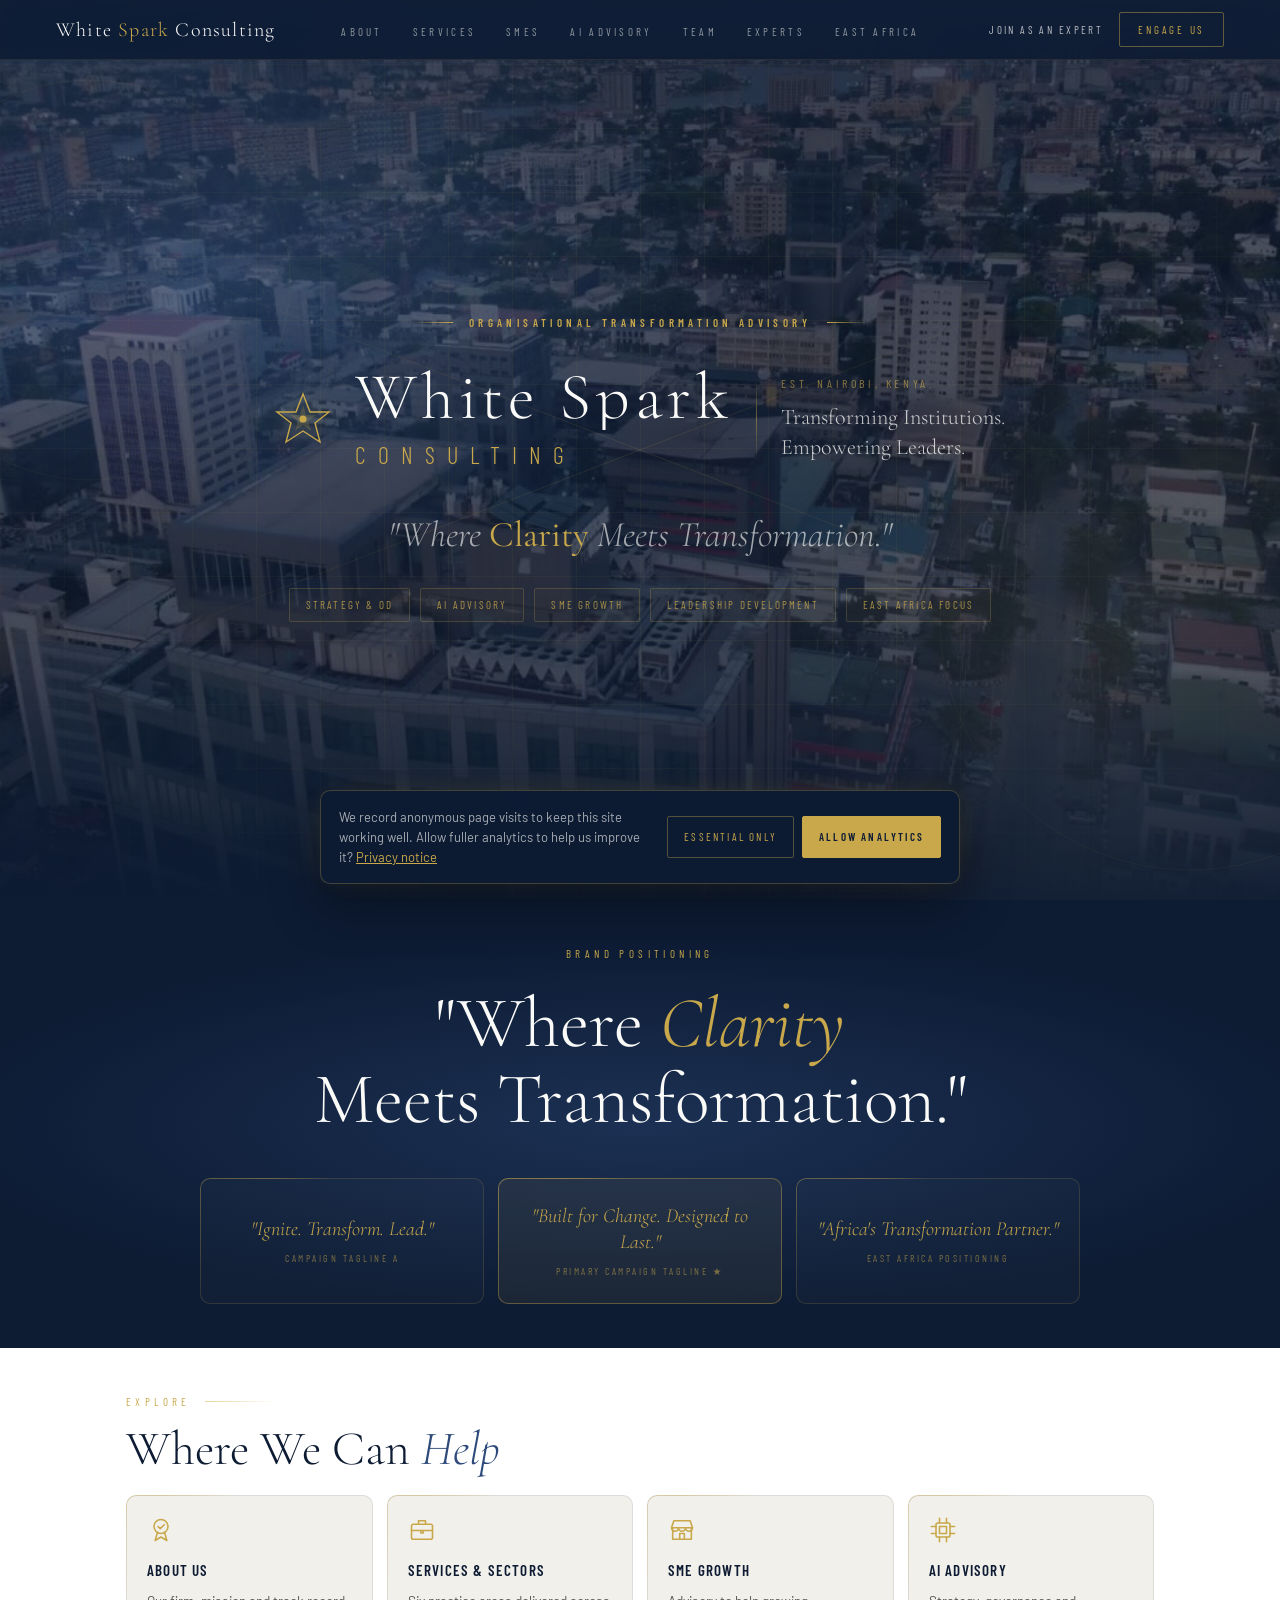
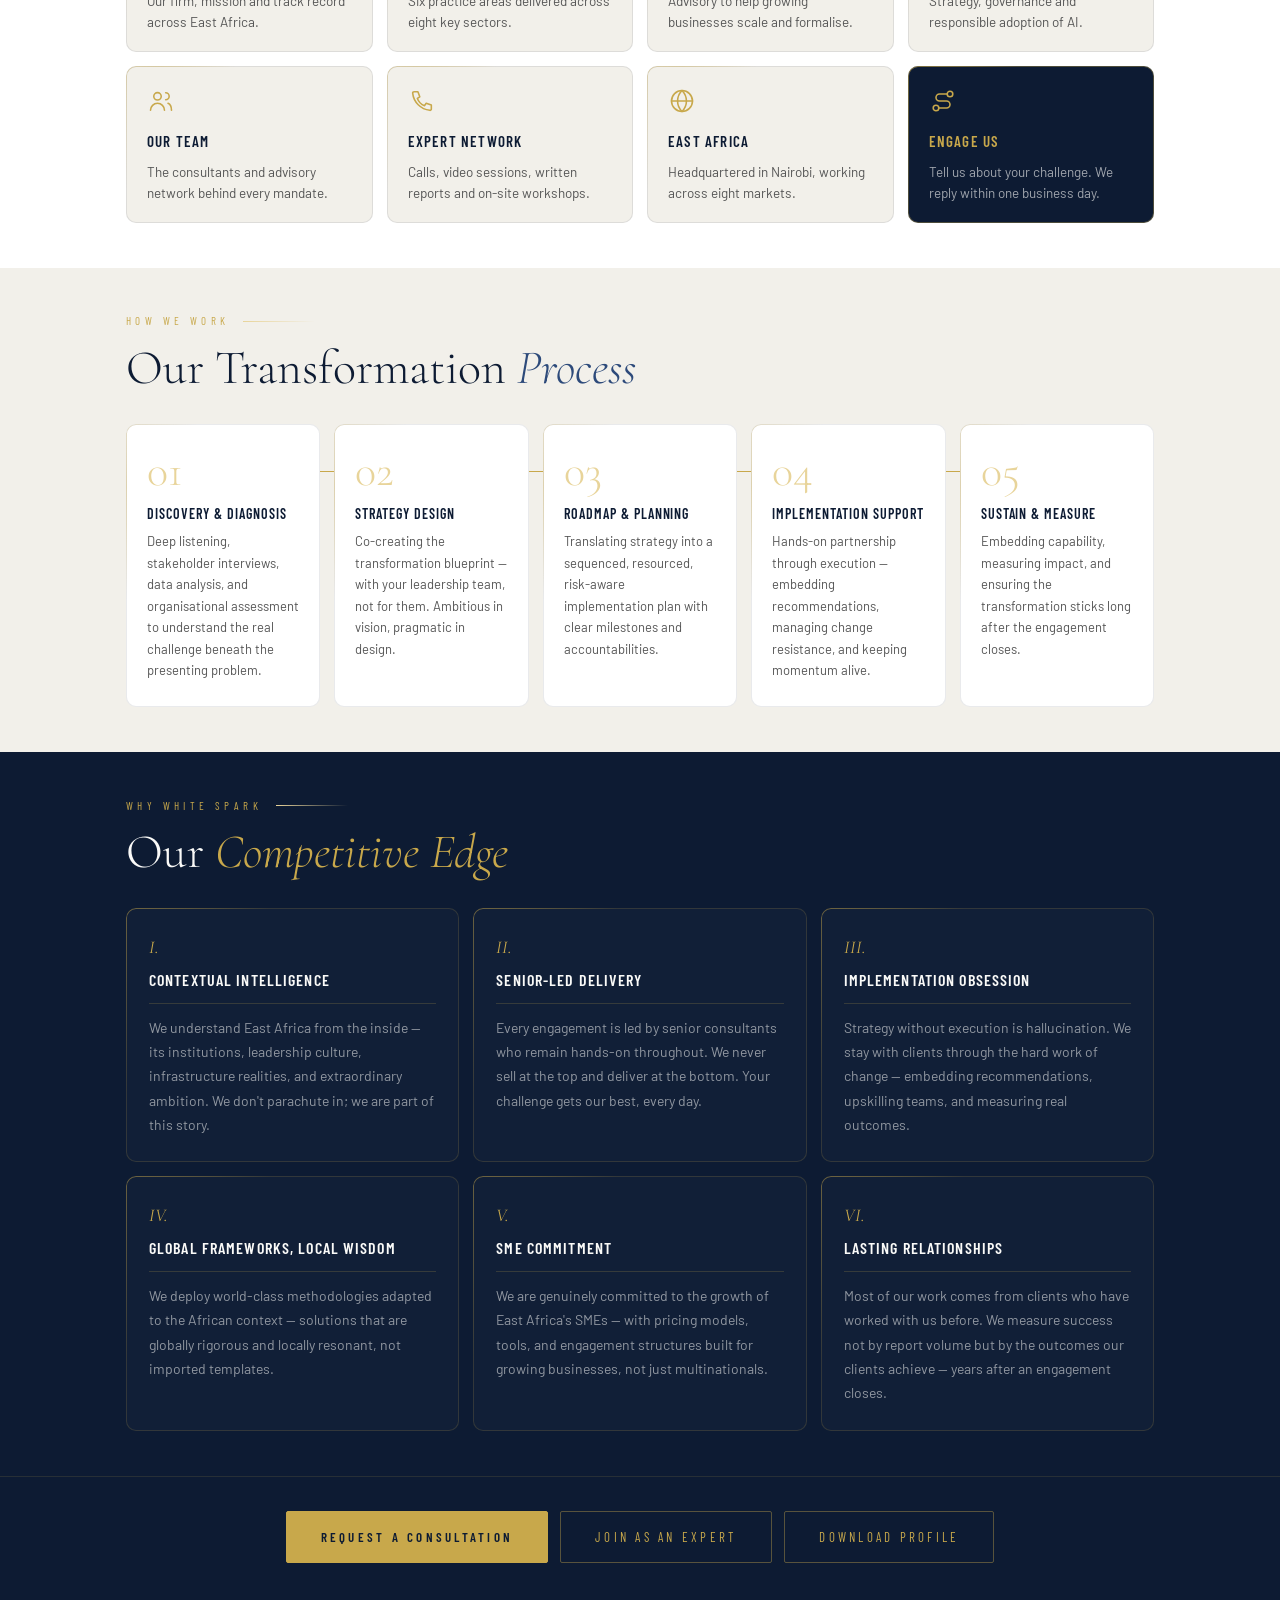
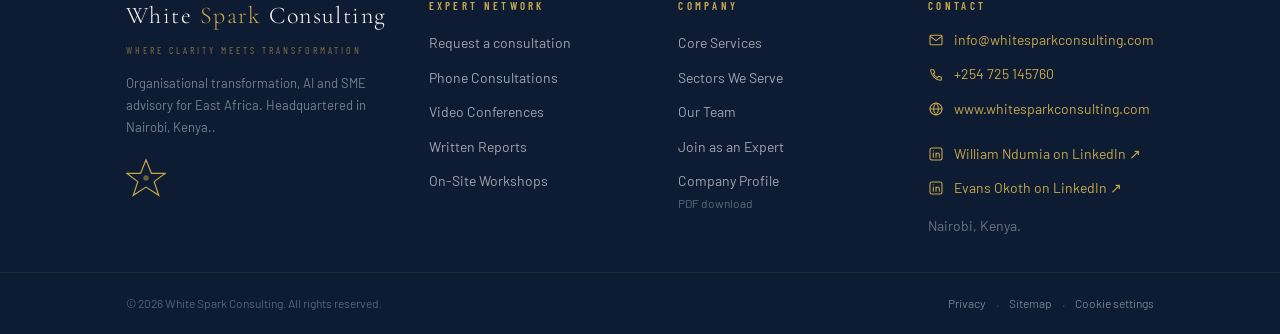
<file: index.html>
<!DOCTYPE html>
<html lang="en-KE">
<head>
<meta charset="utf-8">
<meta name="viewport" content="width=device-width, initial-scale=1, viewport-fit=cover">
<title>White Spark Consulting — Where Clarity Meets Transformation | Nairobi, Kenya.</title>
<meta name="description" content="Organisational transformation advisory, AI consultancy, SME growth and an expert network for public and private organisations across East Africa. Headquartered in Nairobi, Kenya..">
<meta name="robots" content="index, follow, max-image-preview:large">
<link rel="canonical" href="https://www.whitesparkconsulting.com/">
<meta name="theme-color" content="#0D1B33">
<meta property="og:type" content="website">
<meta property="og:site_name" content="White Spark Consulting">
<meta property="og:title" content="White Spark Consulting — Where Clarity Meets Transformation | Nairobi, Kenya.">
<meta property="og:description" content="Organisational transformation advisory, AI consultancy, SME growth and an expert network for public and private organisations across East Africa. Headquartered in Nairobi, Kenya..">
<meta property="og:url" content="https://www.whitesparkconsulting.com/">
<meta property="og:image" content="https://www.whitesparkconsulting.com/assets/img/og-image.jpg">
<meta property="og:image:width" content="1200"><meta property="og:image:height" content="630">
<meta property="og:locale" content="en_KE">
<meta name="twitter:card" content="summary_large_image">
<link rel="icon" href="/favicon.svg" type="image/svg+xml">
<link rel="icon" href="/favicon.ico" sizes="any">
<link rel="apple-touch-icon" href="/assets/img/apple-touch-icon.png">
<link rel="manifest" href="/site.webmanifest">
<link rel="preconnect" href="https://fonts.googleapis.com">
<link rel="preconnect" href="https://fonts.gstatic.com" crossorigin>
<link rel="preconnect" href="https://blveufcpnigfhvrphkhv.supabase.co" crossorigin>
<link href="https://fonts.googleapis.com/css2?family=Cormorant+Garamond:ital,wght@0,300;0,400;0,600;1,300;1,400&family=Barlow:wght@300;400;500;600&family=Barlow+Condensed:wght@300;400;600;700&display=swap" rel="stylesheet">
<link rel="preload" as="image" href="/assets/img/hero-poster.jpg" media="(min-aspect-ratio: 3/4)">
<link rel="preload" as="image" href="/assets/img/hero-poster-mobile.jpg" media="(max-aspect-ratio: 3/4)">
<link rel="stylesheet" href="/assets/css/style.css">
<script type="application/ld+json">{"@context": "https://schema.org", "@type": "ProfessionalService", "name": "White Spark Consulting", "alternateName": "White Spark", "url": "https://www.whitesparkconsulting.com/", "logo": "https://www.whitesparkconsulting.com/favicon.svg", "image": "https://www.whitesparkconsulting.com/assets/img/og-image.jpg", "description": "Organisational transformation advisory, AI consultancy and SME growth advisory across East Africa.", "email": "info@whitesparkconsulting.com", "telephone": "+254725145760", "address": {"@type": "PostalAddress", "addressLocality": "Nairobi", "addressCountry": "KE"}, "areaServed": ["Kenya", "Rwanda", "Uganda", "Tanzania", "Ethiopia", "South Sudan", "Democratic Republic of the Congo", "Mozambique"], "slogan": "Where Clarity Meets Transformation.", "founder": {"@type": "Person", "name": "William Ndumia"}, "employee": [{"@type": "Person", "name": "William Ndumia", "jobTitle": "Lead Consultant & Founding Partner", "sameAs": "https://www.linkedin.com/in/william-ndumia-b1385337/"}, {"@type": "Person", "name": "Evans Okoth", "jobTitle": "Consultant", "sameAs": "https://www.linkedin.com/in/evans-otieno-okoth-46592884/"}], "sameAs": ["https://www.linkedin.com/company/white-spark-consulting"]}</script>
</head>
<body id="top">
<svg width="0" height="0" style="position:absolute" aria-hidden="true">
  <defs>
    <symbol id="i-gov" viewBox="0 0 24 24"><path d="M3 20h18M4 17h16M5 17V10M9.5 17V10M14.5 17V10M19 17V10M3 10h18L12 4z"/></symbol>
    <symbol id="i-bank" viewBox="0 0 24 24"><rect x="3" y="6" width="18" height="12" rx="1"/><circle cx="12" cy="12" r="2.6"/><path d="M6.5 9.5v5M17.5 9.5v5"/></symbol>
    <symbol id="i-store" viewBox="0 0 24 24"><path d="M4 10v10h16V10M3 10l2-6h14l2 6zM3 10a3 3 0 006 0 3 3 0 006 0 3 3 0 006 0M10 20v-5h4v5"/></symbol>
    <symbol id="i-globe" viewBox="0 0 24 24"><circle cx="12" cy="12" r="9"/><path d="M3 12h18M12 3c2.6 2.7 3.8 5.7 3.8 9s-1.2 6.3-3.8 9c-2.6-2.7-3.8-5.7-3.8-9S9.4 5.7 12 3z"/></symbol>
    <symbol id="i-tower" viewBox="0 0 24 24"><path d="M5 21V7l7-4 7 4v14M3 21h18M9 21v-4h6v4M9 9h.01M12 9h.01M15 9h.01M9 13h.01M12 13h.01M15 13h.01"/></symbol>
    <symbol id="i-ruler" viewBox="0 0 24 24"><path d="M3 17L17 3l4 4L7 21zM7 13l2 2M10 10l2 2M13 7l2 2"/></symbol>
    <symbol id="i-chart" viewBox="0 0 24 24"><path d="M4 20V4M4 20h16M8 16v-4M12 16V8M16 16v-6M20 7l-5-3"/></symbol>
    <symbol id="i-people" viewBox="0 0 24 24"><circle cx="9" cy="8" r="3.2"/><path d="M3 20c0-3.3 2.7-6 6-6s6 2.7 6 6M16 5a3 3 0 010 6M18 14c1.9.8 3 2.9 3 6"/></symbol>
    <symbol id="i-chip" viewBox="0 0 24 24"><rect x="6" y="6" width="12" height="12" rx="1.5"/><path d="M9 9h6v6H9zM9 2v4M15 2v4M9 18v4M15 18v4M2 9h4M2 15h4M18 9h4M18 15h4"/></symbol>
    <symbol id="i-seal" viewBox="0 0 24 24"><circle cx="12" cy="9" r="6"/><path d="M9 14l-2 7 5-3 5 3-2-7M9.5 9l1.8 1.8L14.8 7.5"/></symbol>
    <symbol id="i-target" viewBox="0 0 24 24"><circle cx="12" cy="12" r="9"/><circle cx="12" cy="12" r="5"/><circle cx="12" cy="12" r="1.2"/><path d="M12 12l7-7M16 5h3v3"/></symbol>
    <symbol id="i-case" viewBox="0 0 24 24"><rect x="3" y="7" width="18" height="13" rx="1.5"/><path d="M9 7V4h6v3M3 12.5h18M11 12.5v2h2v-2"/></symbol>
    <symbol id="i-crane" viewBox="0 0 24 24"><path d="M3 21h18M5 21V9h6v12M11 13h5v8M7.5 12v.01M7.5 15v.01M7.5 18v.01M13.5 16v.01M13.5 19v.01M5 9l6-5 9 2.5M18 6v5M17 11h2v2h-2z"/></symbol>
    <symbol id="i-bolt" viewBox="0 0 24 24"><path d="M13 2.5 4.5 13.5h6.5L10 21.5l8.5-11H12z"/></symbol>
    <symbol id="i-factory" viewBox="0 0 24 24"><path d="M3 21V11.5l5 3v-3l5 3v-3l5 3V4h3v17zM3 21h18M7 18h2M12 18h2M17 18h1.5"/></symbol>
    <symbol id="i-sprout" viewBox="0 0 24 24"><path d="M12 21v-8.5M12 12.5c0-4.3 3.1-7.5 8-7.5 0 4.3-3.1 7.5-8 7.5zM12 15c0-3.3-2.6-5.8-7-5.8 0 3.3 2.6 5.8 7 5.8zM6 21h12"/></symbol>
    <symbol id="i-health" viewBox="0 0 24 24"><path d="M12 20.5s-7.5-4.6-7.5-10.4A4.1 4.1 0 0 1 12 7.6a4.1 4.1 0 0 1 7.5 2.5c0 5.8-7.5 10.4-7.5 10.4z"/><path d="M12 10.3v5M9.5 12.8h5"/></symbol>
    <symbol id="i-phone" viewBox="0 0 24 24"><path d="M5.2 4h3.3l1.6 4.4-2.1 1.4a11 11 0 0 0 6.2 6.2l1.4-2.1 4.4 1.6v3.3a1.2 1.2 0 0 1-1.3 1.2A16.5 16.5 0 0 1 4 5.3 1.2 1.2 0 0 1 5.2 4z"/></symbol>
    <symbol id="i-video" viewBox="0 0 24 24"><rect x="2.5" y="6.5" width="13" height="11" rx="1.5"/><path d="M15.5 10.5l6-3.5v10l-6-3.5"/></symbol>
    <symbol id="i-report" viewBox="0 0 24 24"><path d="M6 3h8.5L19 7.5V21H6zM14 3v5h5M9 12.5h7M9 15.5h7M9 18.5h4"/></symbol>
    <symbol id="i-workshop" viewBox="0 0 24 24"><rect x="3" y="3.5" width="18" height="10" rx="1"/><path d="M7 10l3-3 2.5 2 4-3.5M6 21l2-4M18 21l-2-4M12 13.5V17M8 17h8"/></symbol>
    <symbol id="i-expert" viewBox="0 0 24 24"><circle cx="9.5" cy="7.5" r="3.8"/><path d="M2.5 20.5c0-3.9 3.1-7 7-7 1.8 0 3.4.7 4.7 1.8M18 13.5v7M14.5 17h7"/></symbol>
    <symbol id="i-route" viewBox="0 0 24 24"><circle cx="6" cy="18" r="2.4"/><circle cx="18" cy="6" r="2.4"/><path d="M8.4 18H15a3 3 0 000-6H9a3 3 0 010-6h6.6"/></symbol>
  </defs>
</svg>
<a class="skip" href="#main">Skip to content</a>
<header class="topnav" id="nav">
  <a class="nav-brand" href="/" aria-label="White Spark Consulting, home">White <span>Spark</span> Consulting</a>
  <ul class="nav-links">
    <li><a href="/about/">About</a></li>
    <li><a href="/services/">Services</a></li>
    <li><a href="/sme/">SMEs</a></li>
    <li><a href="/ai-advisory/">AI Advisory</a></li>
    <li><a href="/team/">Team</a></li>
    <li><a href="/experts/">Experts</a></li>
    <li><a href="/east-africa/">East Africa</a></li>
  </ul>
  <div class="nav-right">
    <a href="#join" class="nav-join" data-open-expert data-track="cta_click" data-label="join_nav">Join as an Expert</a>
    <a href="#enquiry" class="nav-cta" data-open-enquiry data-track="cta_click" data-label="nav">Engage Us</a>
    <button class="nav-toggle" type="button" aria-controls="mnav" aria-expanded="false" aria-label="Open menu">
      <svg class="i-open" viewBox="0 0 24 24" fill="none" stroke="currentColor" stroke-width="1.6" aria-hidden="true"><path d="M3 7h18M3 12h18M3 17h18"/></svg>
      <svg class="i-close" viewBox="0 0 24 24" fill="none" stroke="currentColor" stroke-width="1.6" aria-hidden="true" style="display:none"><path d="M6 6l12 12M18 6L6 18"/></svg>
    </button>
  </div>
</header>
<div class="mnav" id="mnav" hidden>
  <a href="/about/">About</a>
  <a href="/services/">Services</a>
  <a href="/sme/">SMEs</a>
  <a href="/ai-advisory/">AI Advisory</a>
  <a href="/team/">Team</a>
  <a href="/experts/">Expert Network</a>
  <a href="#process">How We Work</a>
  <a href="/east-africa/">East Africa</a>
  <a href="#why">Why White Spark</a>
  <a href="#join" class="mnav-join" data-open-expert data-track="cta_click" data-label="join_nav_mobile">Join as an Expert</a>
  <a href="#enquiry" data-open-enquiry data-track="cta_click" data-label="nav_mobile">Engage Us</a>
</div>

<main id="main">
<!-- HERO -->
<section class="hero">
  <div class="hero-media" aria-hidden="true">
    <video class="hero-video" muted autoplay loop playsinline webkit-playsinline disablepictureinpicture disableremoteplayback preload="none"
      data-src-desktop="/assets/video/hero-1080.mp4"
      data-src-mobile="/assets/video/hero-mobile.mp4"></video>
  </div>
  <div class="hero-shade" aria-hidden="true"></div>
  <div class="hero-bg"></div>
  <div class="hero-grid"></div>
  <svg class="hero-lines" viewBox="0 0 1400 900" preserveAspectRatio="xMidYMid slice" aria-hidden="true">
    <defs>
      <linearGradient id="lg1" x1="0%" y1="0%" x2="100%" y2="0%">
        <stop offset="0%" style="stop-color:#C8A84B;stop-opacity:0"/>
        <stop offset="50%" style="stop-color:#C8A84B;stop-opacity:0.22"/>
        <stop offset="100%" style="stop-color:#C8A84B;stop-opacity:0"/>
      </linearGradient>
    </defs>
    <line x1="0" y1="180" x2="1400" y2="720" stroke="url(#lg1)" stroke-width="0.6"/>
    <line x1="0" y1="720" x2="1400" y2="180" stroke="url(#lg1)" stroke-width="0.6"/>
    <circle class="orbit o1" cx="150" cy="280" r="200" fill="none" stroke="rgba(200,168,75,0.06)" stroke-width="1"/>
    <circle class="orbit o2" cx="1250" cy="620" r="250" fill="none" stroke="rgba(200,168,75,0.06)" stroke-width="1"/>
    <circle class="orbit o3" cx="700" cy="450" r="320" fill="none" stroke="rgba(200,168,75,0.05)" stroke-width="0.6"/>
  </svg>

  <div class="hero-content">
    <div class="hero-pretag ld" style="--d:0">Organisational Transformation Advisory</div>
    <div class="hero-logomark ld" style="--d:1">
      <svg class="hero-star" width="56" height="56" viewBox="0 0 56 56" fill="none" aria-hidden="true">
        <polygon class="star-o" points="28,3 35,21 54,21 40,32 45,51 28,40 11,51 16,32 2,21 21,21" fill="none" stroke="#C8A84B" stroke-width="1.4"/>
        <polygon points="28,14 31,24 41,24 33,30 36,40 28,34 20,40 23,30 15,24 25,24" fill="#C8A84B" opacity="0.2"/>
        <circle class="star-c" cx="28" cy="28" r="3.5" fill="#C8A84B"/>
      </svg>
      <h1 class="hero-name">
        <span class="hero-name-l1">White Spark</span>
        <span class="hero-name-l2">Consulting</span>
      </h1>
      <div class="hero-divider"></div>
      <div class="hero-tagblock">
        <span class="hero-tagline">Est. Nairobi, Kenya.</span>
        <div class="hero-descriptor">Transforming Institutions.<br>Empowering Leaders.</div>
      </div>
    </div>

    <p class="hero-slogan ld" style="--d:2">"Where <strong>Clarity</strong> Meets Transformation."</p>

    <div class="hero-pills ld" style="--d:3">
      <div class="hero-pill">Strategy &amp; OD</div>
      <div class="hero-pill">AI Advisory</div>
      <div class="hero-pill">SME Growth</div>
      <div class="hero-pill">Leadership Development</div>
      <div class="hero-pill">East Africa Focus</div>
    </div>
  </div>

  <a class="hero-scroll" href="#explore" aria-label="Scroll to explore">
    <span class="scroll-text">Scroll</span>
    <span class="scroll-bar"></span>
  </a>
</section>

<!-- BRAND POSITIONING -->
<section class="slogan-band" aria-label="Brand positioning">
  <div class="inner">
    <div class="slogan-eyebrow">Brand Positioning</div>
    <p class="slogan-main">"Where <span class="g">Clarity</span><br>Meets Transformation."</p>
    <div class="slogan-variants" data-stagger>
      <div class="slogan-var c dk rv">
        <div class="slogan-var-q">"Ignite. Transform. Lead."</div>
        <div class="slogan-var-l">Campaign Tagline A</div>
      </div>
      <div class="slogan-var c dk rv is-key">
        <div class="slogan-var-q">"Built for Change. Designed to Last."</div>
        <div class="slogan-var-l">Primary Campaign Tagline ★</div>
      </div>
      <div class="slogan-var c dk rv">
        <div class="slogan-var-q">"Africa's Transformation Partner."</div>
        <div class="slogan-var-l">East Africa Positioning</div>
      </div>
    </div>
  </div>
</section>

<!-- EXPLORE -->
<section class="sec explore-sec" id="explore">
  <div class="inner">
    <div class="sec-label">Explore</div>
    <h2 class="sec-title">Where We Can <em>Help</em></h2>
    <div class="explore-grid" data-stagger>
      <a class="xp-link c rv" href="/about/"><svg class="ico" aria-hidden="true"><use href="#i-seal"/></svg><span class="xp-name">About Us</span><span class="xp-desc">Our firm, mission and track record across East Africa.</span></a>
      <a class="xp-link c rv" href="/services/"><svg class="ico" aria-hidden="true"><use href="#i-case"/></svg><span class="xp-name">Services &amp; Sectors</span><span class="xp-desc">Six practice areas delivered across eight key sectors.</span></a>
      <a class="xp-link c rv" href="/sme/"><svg class="ico" aria-hidden="true"><use href="#i-store"/></svg><span class="xp-name">SME Growth</span><span class="xp-desc">Advisory to help growing businesses scale and formalise.</span></a>
      <a class="xp-link c rv" href="/ai-advisory/"><svg class="ico" aria-hidden="true"><use href="#i-chip"/></svg><span class="xp-name">AI Advisory</span><span class="xp-desc">Strategy, governance and responsible adoption of AI.</span></a>
      <a class="xp-link c rv" href="/team/"><svg class="ico" aria-hidden="true"><use href="#i-people"/></svg><span class="xp-name">Our Team</span><span class="xp-desc">The consultants and advisory network behind every mandate.</span></a>
      <a class="xp-link c rv" href="/experts/"><svg class="ico" aria-hidden="true"><use href="#i-phone"/></svg><span class="xp-name">Expert Network</span><span class="xp-desc">Calls, video sessions, written reports and on-site workshops.</span></a>
      <a class="xp-link c rv" href="/east-africa/"><svg class="ico" aria-hidden="true"><use href="#i-globe"/></svg><span class="xp-name">East Africa</span><span class="xp-desc">Headquartered in Nairobi, working across eight markets.</span></a>
      <a class="xp-link is-cta c rv" href="#enquiry" data-open-enquiry data-track="cta_click" data-label="explore"><svg class="ico" aria-hidden="true"><use href="#i-route"/></svg><span class="xp-name">Engage Us</span><span class="xp-desc">Tell us about your challenge. We reply within one business day.</span></a>
    </div>
  </div>
</section>


<!-- 07 PROCESS -->
<section class="sec process-sec" id="process">
  <div class="inner">
    <div class="sec-label">How We Work</div>
    <h2 class="sec-title">Our Transformation <em>Process</em></h2>
    <ol class="process-steps" data-stagger>
      <li class="proc-step c rv"><div class="proc-num">01</div><div><h3 class="proc-title">Discovery &amp; Diagnosis</h3><div class="proc-desc">Deep listening, stakeholder interviews, data analysis, and organisational assessment to understand the real challenge beneath the presenting problem.</div></div></li>
      <li class="proc-step c rv"><div class="proc-num">02</div><div><h3 class="proc-title">Strategy Design</h3><div class="proc-desc">Co-creating the transformation blueprint — with your leadership team, not for them. Ambitious in vision, pragmatic in design.</div></div></li>
      <li class="proc-step c rv"><div class="proc-num">03</div><div><h3 class="proc-title">Roadmap &amp; Planning</h3><div class="proc-desc">Translating strategy into a sequenced, resourced, risk-aware implementation plan with clear milestones and accountabilities.</div></div></li>
      <li class="proc-step c rv"><div class="proc-num">04</div><div><h3 class="proc-title">Implementation Support</h3><div class="proc-desc">Hands-on partnership through execution — embedding recommendations, managing change resistance, and keeping momentum alive.</div></div></li>
      <li class="proc-step c rv"><div class="proc-num">05</div><div><h3 class="proc-title">Sustain &amp; Measure</h3><div class="proc-desc">Embedding capability, measuring impact, and ensuring the transformation sticks long after the engagement closes.</div></div></li>
    </ol>
  </div>
</section>

<!-- 08 WHY US -->
<section class="sec why-sec" id="why">
  <div class="inner">
    <div class="sec-label">Why White Spark</div>
    <h2 class="sec-title">Our <em>Competitive Edge</em></h2>
    <div class="why-grid" data-stagger>
      <div class="why-item c dk rv"><div class="why-num">I.</div><h3 class="why-title">Contextual Intelligence</h3><div class="why-desc">We understand East Africa from the inside — its institutions, leadership culture, infrastructure realities, and extraordinary ambition. We don't parachute in; we are part of this story.</div></div>
      <div class="why-item c dk rv"><div class="why-num">II.</div><h3 class="why-title">Senior-Led Delivery</h3><div class="why-desc">Every engagement is led by senior consultants who remain hands-on throughout. We never sell at the top and deliver at the bottom. Your challenge gets our best, every day.</div></div>
      <div class="why-item c dk rv"><div class="why-num">III.</div><h3 class="why-title">Implementation Obsession</h3><div class="why-desc">Strategy without execution is hallucination. We stay with clients through the hard work of change — embedding recommendations, upskilling teams, and measuring real outcomes.</div></div>
      <div class="why-item c dk rv"><div class="why-num">IV.</div><h3 class="why-title">Global Frameworks, Local Wisdom</h3><div class="why-desc">We deploy world-class methodologies adapted to the African context — solutions that are globally rigorous and locally resonant, not imported templates.</div></div>
      <div class="why-item c dk rv"><div class="why-num">V.</div><h3 class="why-title">SME Commitment</h3><div class="why-desc">We are genuinely committed to the growth of East Africa's SMEs — with pricing models, tools, and engagement structures built for growing businesses, not just multinationals.</div></div>
      <div class="why-item c dk rv"><div class="why-num">VI.</div><h3 class="why-title">Lasting Relationships</h3><div class="why-desc">Most of our work comes from clients who have worked with us before. We measure success not by report volume but by the outcomes our clients achieve — years after an engagement closes.</div></div>
    </div>
  </div>
</section>

</main>
<footer class="ft">
  <div class="ft-actions">
    <div class="cta-buttons">
      <a href="#enquiry" class="btn btn-gold" data-open-enquiry data-track="cta_click" data-label="request_consultation">Request a Consultation</a>
      <a href="#join" class="btn btn-line" data-open-expert data-track="cta_click" data-label="join_cta">Join as an Expert</a>
      <a href="/assets/docs/WhiteSparkConsulting_Profile_2025.pdf" class="btn btn-line" data-profile-link download>Download Profile</a>
    </div>
  </div>
  <div class="ft-grid">
    <div class="ft-brand">
      <a class="ft-brand-name" href="#top">White <span>Spark</span> Consulting</a>
      <div class="ft-tagline">Where Clarity Meets Transformation</div>
      <p class="ft-blurb">Organisational transformation, AI and SME advisory for East Africa. Headquartered in Nairobi, Kenya..</p>
      <a class="ft-star" href="#top" aria-label="Back to top">
        <svg viewBox="0 0 44 44" width="40" height="40" fill="none" aria-hidden="true"><polygon points="22,2 28,17 43,17 31,26 36,41 22,32 8,41 13,26 1,17 16,17" fill="none" stroke="#C8A84B" stroke-width="1.3"/><circle cx="22" cy="22" r="3" fill="#C8A84B" opacity="0.5"/></svg>
      </a>
    </div>
    <nav class="ft-col" aria-label="Expert Network services">
      <h2 class="ft-h">Expert Network</h2>
      <ul>
        <li><a href="#enquiry" data-open-enquiry data-track="cta_click" data-label="footer">Request a consultation</a></li>
        <li><a href="/experts/#xn-phone">Phone Consultations</a></li>
        <li><a href="/experts/#xn-video">Video Conferences</a></li>
        <li><a href="/experts/#xn-reports">Written Reports</a></li>
        <li><a href="/experts/#xn-workshops">On-Site Workshops</a></li>
      </ul>
    </nav>
    <nav class="ft-col" aria-label="Company">
      <h2 class="ft-h">Company</h2>
      <ul>
        <li><a href="/services/">Core Services</a></li>
        <li><a href="/services/#sectors">Sectors We Serve</a></li>
        <li><a href="/team/">Our Team</a></li>
        <li><a href="#join" data-open-expert data-track="cta_click" data-label="join_footer">Join as an Expert</a></li>
        <li><a href="/assets/docs/WhiteSparkConsulting_Profile_2025.pdf" data-profile-link download>Company Profile <small>PDF download</small></a></li>
      </ul>
    </nav>
    <div class="ft-col">
      <h2 class="ft-h">Contact</h2>
      <ul class="cta-lines">
        <li><a href="mailto:info@whitesparkconsulting.com" data-cfg-email data-track="cta_click" data-label="email"><svg class="ci" viewBox="0 0 24 24" aria-hidden="true" focusable="false"><rect x="3" y="5" width="18" height="14" rx="1.5"/><path d="m3.5 6.5 8.5 6.5 8.5-6.5"/></svg><span data-cfg-email-text>info@whitesparkconsulting.com</span></a></li>
        <li><a href="tel:+254725145760" data-cfg-tel data-track="cta_click" data-label="phone"><svg class="ci" viewBox="0 0 24 24" aria-hidden="true" focusable="false"><path d="M5.2 4h3.3l1.6 4.4-2.1 1.4a11 11 0 0 0 6.2 6.2l1.4-2.1 4.4 1.6v3.3a1.2 1.2 0 0 1-1.3 1.2A16.5 16.5 0 0 1 4 5.3 1.2 1.2 0 0 1 5.2 4z"/></svg><span data-cfg-phone-text>+254 725 145760</span></a></li>
        <li><a href="https://www.whitesparkconsulting.com"><svg class="ci" viewBox="0 0 24 24" aria-hidden="true" focusable="false"><circle cx="12" cy="12" r="9"/><path d="M3 12h18M12 3c2.4 2.6 3.7 5.6 3.7 9s-1.3 6.4-3.7 9c-2.4-2.6-3.7-5.6-3.7-9S9.6 5.6 12 3z"/></svg><span>www.whitesparkconsulting.com</span></a></li>
        <li class="li li-first"><a href="https://www.linkedin.com/in/william-ndumia-b1385337/" target="_blank" rel="noopener" data-track="outbound" data-label="linkedin_william"><svg class="ci" viewBox="0 0 24 24" aria-hidden="true" focusable="false"><rect x="3" y="3" width="18" height="18" rx="2.5"/><path d="M8 10.5V17M8 7.2v.1M12 17v-6.5M12 13.5c0-1.7 1-3 2.5-3S17 11.6 17 13.3V17"/></svg><span>William Ndumia on LinkedIn ↗</span></a></li>
        <li class="li"><a href="https://www.linkedin.com/in/evans-otieno-okoth-46592884/" target="_blank" rel="noopener" data-track="outbound" data-label="linkedin_evans"><svg class="ci" viewBox="0 0 24 24" aria-hidden="true" focusable="false"><rect x="3" y="3" width="18" height="18" rx="2.5"/><path d="M8 10.5V17M8 7.2v.1M12 17v-6.5M12 13.5c0-1.7 1-3 2.5-3S17 11.6 17 13.3V17"/></svg><span>Evans Okoth on LinkedIn ↗</span></a></li>
        
        <li><span class="ft-col-plain">Nairobi, Kenya.</span></li>
      </ul>
    </div>
  </div>
  <div class="ft-bar"><div class="ft-bar-in">
    <p class="ft-copy">© <span data-year>2026</span> White Spark Consulting. All rights reserved.</p>
    <p class="ft-links"><a href="/privacy.html">Privacy</a><span>·</span><a href="/sitemap.html">Sitemap</a><span>·</span><button type="button" data-cookie-settings>Cookie settings</button></p>
  </div></div>
</footer>

<dialog class="enq-modal" id="enq-modal" aria-labelledby="enq-title">
  <div class="enq c dk">
    <button class="enq-close" type="button" data-close-enquiry data-close-modal aria-label="Close"><svg viewBox="0 0 24 24" fill="none" stroke="currentColor" stroke-width="1.6" aria-hidden="true"><path d="M6 6l12 12M18 6L6 18"/></svg></button>
    <div class="enq-head">
      <h2 class="enq-title" id="enq-title">Request a <em>Consultation</em></h2>
      <p class="enq-note">Response within one business day.</p>
    </div>

    <form id="enquiry" novalidate>
      <div class="f-grid">
        <label class="fld"><span>Full name</span><input name="full_name" autocomplete="name" required minlength="2" maxlength="120" placeholder="Jane Wanjiku"></label>
        <label class="fld"><span>Email</span><input name="email" type="email" autocomplete="email" inputmode="email" required maxlength="254" placeholder="jane@company.co.ke"></label>
        <label class="fld"><span>Phone <em>optional</em></span><input name="phone" type="tel" autocomplete="tel" inputmode="tel" maxlength="40" placeholder="+254 7…"></label>
        <label class="fld"><span>Organisation <em>optional</em></span><input name="organisation" autocomplete="organization" maxlength="160" placeholder="Company or institution"></label>
        <label class="fld"><span>You are</span><select name="client_segment" required><option value="" selected disabled>Select</option><option>Government &amp; public sector</option><option>Financial institution</option><option>SME / growth business</option><option>Development organisation</option><option>Corporate / multinational</option><option>Other</option></select></label>
        <label class="fld"><span>Interested in</span><select name="service_interest" required><option value="" selected disabled>Select</option><option>Organisational design &amp; restructuring</option><option>Strategic change management</option><option>Leadership development &amp; culture</option><option>Digital &amp; AI transformation</option><option>Performance &amp; operating model</option><option>HR &amp; talent transformation</option><option>SME advisory</option><option>AI consultancy</option><optgroup label="Expert Network"><option>Expert phone consultation</option><option>Expert video conference</option><option>Expert written report</option><option>On-site workshop</option></optgroup><option>Other</option></select></label>
        <label class="fld f-full"><span>How can we help?</span><textarea name="message" required minlength="10" maxlength="5000" rows="5" placeholder="A few lines on the challenge, the team involved and what success looks like."></textarea><small class="count" aria-live="polite">0 / 5000</small></label>
      </div>

      <details class="more">
        <summary>Add project details <em>optional</em></summary>
        <div class="f-grid f-pairs">
          <label class="fld"><span>Country</span><select name="country"><option value="">Select</option><option>Kenya</option><option>Uganda</option><option>Tanzania</option><option>Rwanda</option><option>Ethiopia</option><option>South Sudan</option><option>DRC</option><option>Mozambique</option><option>Other</option></select></label>
          <label class="fld"><span>Industry</span><input name="sector" maxlength="80" placeholder="e.g. Agribusiness"></label>
          <label class="fld"><span>Timeline</span><select name="timeline"><option value="">Select</option><option>Immediately</option><option>Within 1–3 months</option><option>Within 3–6 months</option><option>Exploring options</option></select></label>
          <label class="fld"><span>Budget</span><select name="budget_range"><option value="">Select</option><option>Under KES 500k</option><option>KES 500k – 2M</option><option>KES 2M – 10M</option><option>Above KES 10M</option><option>Other</option></select></label>
          <fieldset class="fld f-full seg"><legend>Preferred reply</legend>
            <div class="seg-opts">
              <label><input type="radio" name="preferred_contact" value="email" checked><span>Email</span></label>
              <label><input type="radio" name="preferred_contact" value="phone"><span>Phone</span></label>
              <label><input type="radio" name="preferred_contact" value="whatsapp"><span>WhatsApp</span></label>
            </div>
          </fieldset>
          <label class="fld f-full file"><input type="file" name="attachment" accept=".pdf,.doc,.docx,.ppt,.pptx,.xlsx,.jpg,.jpeg,.png"><span class="file-ui"><b>Attach</b><span class="file-name">A brief (PDF, Word, PowerPoint, Excel or image, up to 10 MB)</span></span></label>
        </div>
      </details>

      <label class="hp" aria-hidden="true">Website<input name="website" tabindex="-1" autocomplete="off"></label>
      <label class="consent"><input type="checkbox" name="consent_given" required><span>I agree that White Spark Consulting may use these details to respond to my enquiry, as set out in the <a href="/privacy.html">privacy notice</a>.</span></label>
      <p class="f-msg" role="status" aria-live="polite"></p>
      <button class="btn btn-gold f-submit" type="submit"><span class="b-txt">Send Enquiry</span></button>
    </form>

    <div class="sent" id="sent" hidden tabindex="-1">
      <span class="sent-mark"><svg viewBox="0 0 24 24" fill="none" stroke="currentColor" stroke-width="1.8" aria-hidden="true"><path d="M5 12.5l4.5 4.5L19 7.5"/></svg></span>
      <h3>Enquiry received.</h3>
      <p>Thank you. A senior consultant will reply to <b data-sent-email></b> shortly.</p>
      <button class="btn-s ghost" type="button" data-reset>Send another enquiry</button>
    </div>
  </div>
</dialog>

<dialog class="enq-modal xp-modal" id="xp-modal" aria-labelledby="xp-title">
  <div class="enq c dk">
    <button class="enq-close" type="button" data-close-modal aria-label="Close"><svg viewBox="0 0 24 24" fill="none" stroke="currentColor" stroke-width="1.6" aria-hidden="true"><path d="M6 6l12 12M18 6L6 18"/></svg></button>
    <div class="enq-head">
      <h2 class="enq-title" id="xp-title">Join as an <em>Expert</em></h2>
      <p class="enq-note">We review every profile and contact you.</p>
    </div>

    <form id="expert" novalidate>
      <fieldset class="f-sec">
        <legend class="f-legend"><b>1</b> General Information</legend>
        <div class="f-grid">
          <fieldset class="fld f-full seg"><legend>Salutation<span class="req" aria-hidden="true">*</span></legend>
            <div class="seg-opts sal">
              <label><input type="radio" name="salutation" value="Mr" required><span>Mr</span></label>
              <label><input type="radio" name="salutation" value="Ms"><span>Ms</span></label>
              <label><input type="radio" name="salutation" value="Mrs"><span>Mrs</span></label>
              <label><input type="radio" name="salutation" value="Dr"><span>Dr</span></label>
              <label><input type="radio" name="salutation" value="Prof"><span>Prof</span></label>
            </div>
          </fieldset>
          <label class="fld"><span>First name<b class="req" aria-hidden="true">*</b></span><input name="first_name" autocomplete="given-name" required maxlength="60" placeholder="Jane"></label>
          <label class="fld"><span>Last name<b class="req" aria-hidden="true">*</b></span><input name="last_name" autocomplete="family-name" required maxlength="60" placeholder="Wanjiku"></label>
          <label class="fld f-full"><span>Email<b class="req" aria-hidden="true">*</b></span><input name="email" type="email" autocomplete="email" inputmode="email" required maxlength="254" placeholder="jane@example.com"></label>
        </div>
      </fieldset>

      <fieldset class="f-sec">
        <legend class="f-legend"><b>2</b> Contacts</legend>
        <div class="f-grid">
          <div class="f-full phone-row">
            <label class="fld"><span>Country code<b class="req" aria-hidden="true">*</b></span><select name="country_code" autocomplete="tel-country-code" required><option value="+254" selected>Kenya (+254)</option><option value="+256">Uganda (+256)</option><option value="+255">Tanzania (+255)</option><option value="+250">Rwanda (+250)</option><option value="+257">Burundi (+257)</option><option value="+251">Ethiopia (+251)</option><option value="+211">South Sudan (+211)</option><option value="+252">Somalia (+252)</option><option value="+243">DRC (+243)</option><option value="+258">Mozambique (+258)</option><option value="+260">Zambia (+260)</option><option value="+265">Malawi (+265)</option><option value="+263">Zimbabwe (+263)</option><option value="+27">South Africa (+27)</option><option value="+234">Nigeria (+234)</option><option value="+233">Ghana (+233)</option><option value="+20">Egypt (+20)</option><option value="+212">Morocco (+212)</option><option value="+44">United Kingdom (+44)</option><option value="+353">Ireland (+353)</option><option value="+49">Germany (+49)</option><option value="+33">France (+33)</option><option value="+31">Netherlands (+31)</option><option value="+32">Belgium (+32)</option><option value="+41">Switzerland (+41)</option><option value="+46">Sweden (+46)</option><option value="+1">United States / Canada (+1)</option><option value="+971">United Arab Emirates (+971)</option><option value="+966">Saudi Arabia (+966)</option><option value="+974">Qatar (+974)</option><option value="+91">India (+91)</option><option value="+86">China (+86)</option><option value="+61">Australia (+61)</option></select></label>
            <label class="fld"><span>Primary phone<b class="req" aria-hidden="true">*</b></span><input name="primary_phone" type="tel" autocomplete="tel-national" inputmode="tel" required maxlength="20" placeholder="712 345 678"></label>
          </div>
          <label class="fld"><span>Secondary phone <em>optional</em></span><input name="secondary_phone" type="tel" inputmode="tel" maxlength="20" placeholder="Same country code"></label>
          <label class="fld"><span>LinkedIn <em>optional</em></span><input name="linkedin_url" type="url" inputmode="url" maxlength="300" placeholder="linkedin.com/in/…"></label>
        </div>
      </fieldset>

      <fieldset class="f-sec">
        <legend class="f-legend"><b>3</b> Experience</legend>
        <div class="f-grid">
          <label class="fld"><span>Primary sector <em>optional</em></span><select name="sector"><option value="">Select</option><option>Government &amp; Public Sector</option><option>Banking, Microfinance &amp; Financial Services</option><option>Construction, Infrastructure &amp; Real Estate</option><option>Oil, Gas, Energy &amp; Utilities</option><option>Manufacturing &amp; Industrial</option><option>Agriculture, Agribusiness &amp; Food</option><option>ICT, Telecom, Digital &amp; Fintech</option><option>Healthcare, Pharmaceuticals &amp; Development</option><option>Other</option></select></label>
          <div class="fld rate-fld"><span id="rate-lbl">Your hourly consulting rate<b class="req" aria-hidden="true">*</b></span>
            <div class="rate-row">
              <input name="hourly_rate" type="number" inputmode="decimal" min="1" max="999999" step="any" required aria-labelledby="rate-lbl" placeholder="e.g. 150">
              <select name="rate_currency" aria-label="Currency"><option selected>USD</option><option>KES</option><option>EUR</option><option>GBP</option></select>
            </div>
          </div>
          <label class="fld f-full"><span>Work history<b class="req" aria-hidden="true">*</b></span><textarea name="work_history" required minlength="30" maxlength="8000" rows="5" placeholder="Your roles, organisations and years, most recent first. Include the sectors and markets you know best."></textarea><small class="count" aria-live="polite">0 / 8000</small></label>
          <label class="fld f-full file cv-file"><span>Biography (CV)<b class="req" aria-hidden="true">*</b></span><input type="file" name="cv" accept=".pdf,.doc,.docx,application/pdf,application/msword,application/vnd.openxmlformats-officedocument.wordprocessingml.document" required><span class="file-ui"><b>Upload CV</b><span class="file-name">Choose a file</span></span><small class="f-hint">Please only upload files with extensions doc, docx or pdf. Maximum 10 MB.</small></label>
        </div>
      </fieldset>

      <label class="hp" aria-hidden="true">Website<input name="website" tabindex="-1" autocomplete="off"></label>
      <label class="consent"><input type="checkbox" name="consent_given" required><span>I agree that White Spark Consulting may store my details and CV to assess my application and contact me about suitable mandates, as set out in the <a href="/privacy.html">privacy notice</a>.</span></label>
      <p class="f-msg" role="status" aria-live="polite"></p>
      <button class="btn btn-gold f-submit" type="submit"><span class="b-txt">Submit application</span></button>
    </form>

    <div class="sent" id="xp-sent" hidden tabindex="-1">
      <span class="sent-mark"><svg viewBox="0 0 24 24" fill="none" stroke="currentColor" stroke-width="1.8" aria-hidden="true"><path d="M5 12.5l4.5 4.5L19 7.5"/></svg></span>
      <h3>Application received.</h3>
      <p>Thank you. We'll review your profile and contact <b data-sent-email></b> when a mandate matches your expertise.</p>
      <button class="btn-s ghost" type="button" data-reset>Submit another application</button>
    </div>
  </div>
</dialog>

<div class="cookie" id="cookie" role="dialog" aria-live="polite" aria-label="Analytics preferences" hidden>
  <p>We record anonymous page visits to keep this site working well. Allow fuller analytics to help us improve it? <a href="/privacy.html">Privacy notice</a></p>
  <div class="cookie-b">
    <button type="button" class="btn-s ghost" data-consent="rejected">Essential only</button>
    <button type="button" class="btn-s gold" data-consent="accepted">Allow analytics</button>
  </div>
</div>
<script src="/assets/js/config.js"></script>
<script src="/assets/js/app.js" defer></script>
</body>
</html>
</file>
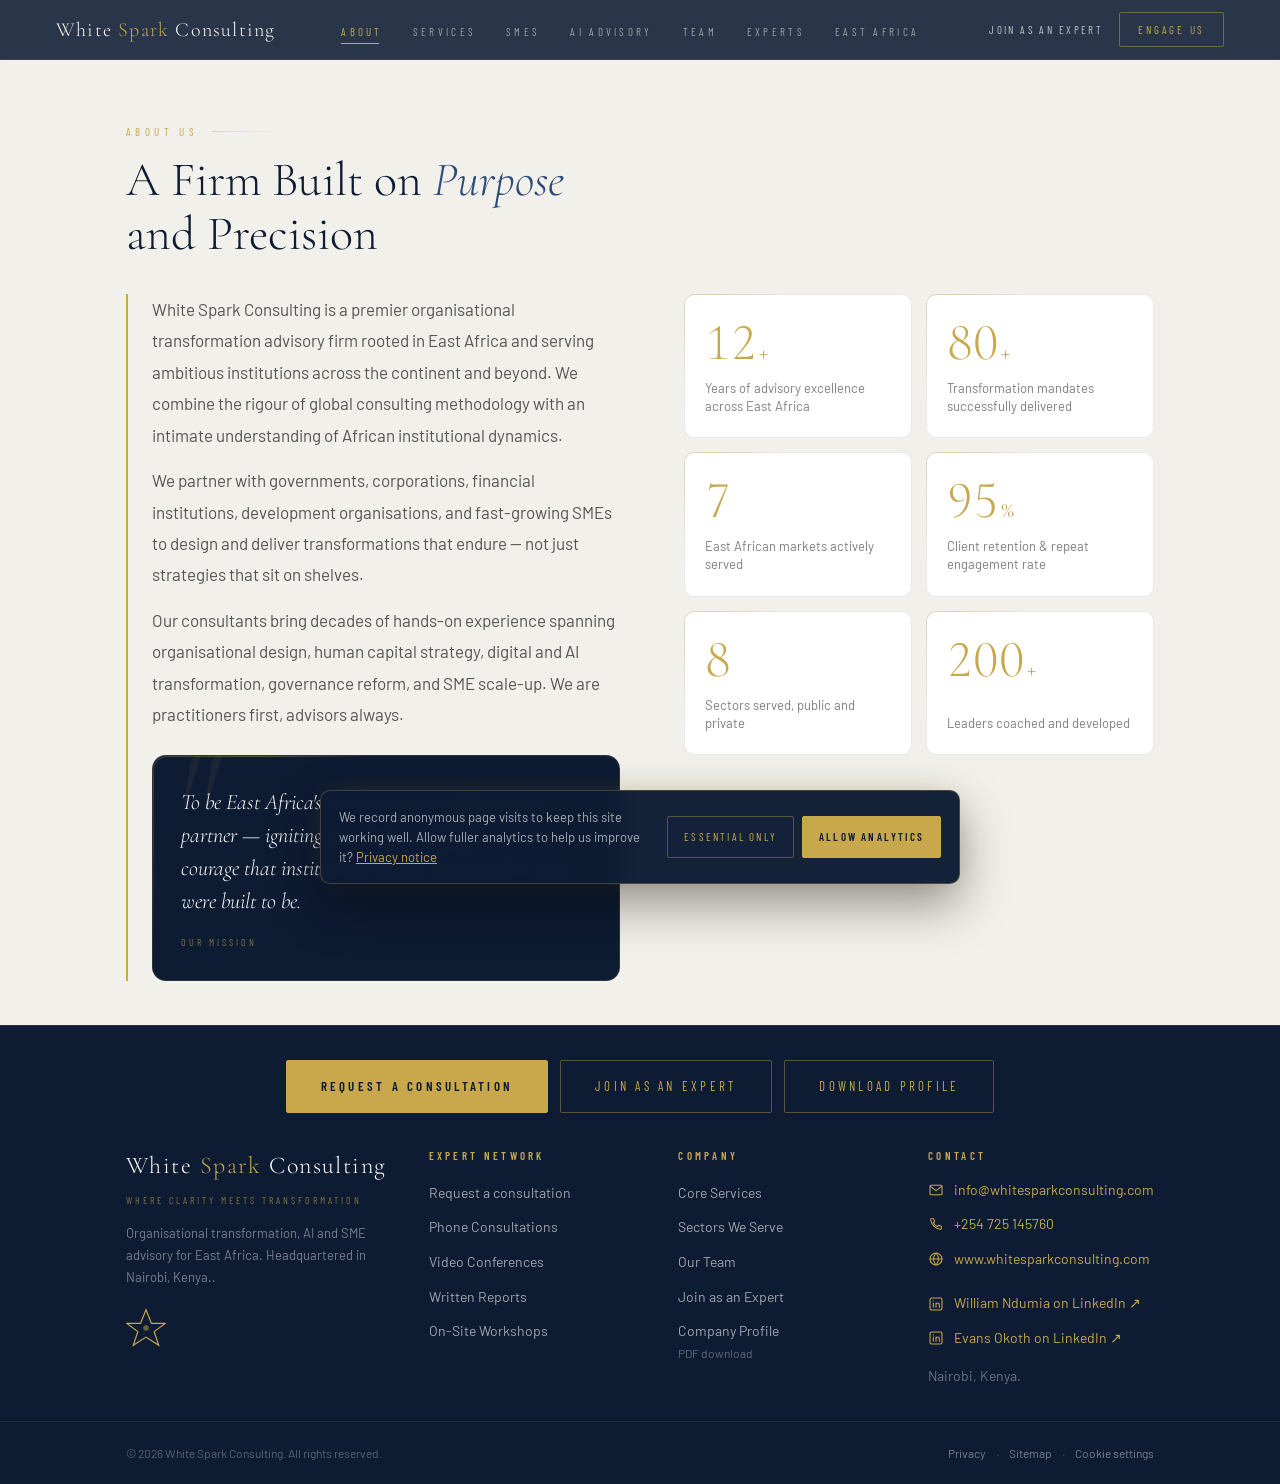
<file: about/index.html>
<!DOCTYPE html>
<html lang="en-KE">
<head>
<meta charset="utf-8">
<meta name="viewport" content="width=device-width, initial-scale=1, viewport-fit=cover">
<title>About Us | White Spark Consulting</title>
<meta name="description" content="White Spark Consulting is an organisational transformation advisory firm rooted in East Africa, partnering with governments, corporates, financial institutions, development organisations and SMEs.">
<meta name="robots" content="index, follow, max-image-preview:large">
<link rel="canonical" href="https://www.whitesparkconsulting.com/about/">
<meta name="theme-color" content="#0D1B33">
<meta property="og:type" content="website">
<meta property="og:site_name" content="White Spark Consulting">
<meta property="og:title" content="About Us | White Spark Consulting">
<meta property="og:description" content="White Spark Consulting is an organisational transformation advisory firm rooted in East Africa, partnering with governments, corporates, financial institutions, development organisations and SMEs.">
<meta property="og:url" content="https://www.whitesparkconsulting.com/about/">
<meta property="og:image" content="https://www.whitesparkconsulting.com/assets/img/og-image.jpg">
<meta property="og:image:width" content="1200"><meta property="og:image:height" content="630">
<meta property="og:locale" content="en_KE">
<meta name="twitter:card" content="summary_large_image">
<link rel="icon" href="/favicon.svg" type="image/svg+xml">
<link rel="icon" href="/favicon.ico" sizes="any">
<link rel="apple-touch-icon" href="/assets/img/apple-touch-icon.png">
<link rel="manifest" href="/site.webmanifest">
<link rel="preconnect" href="https://fonts.googleapis.com">
<link rel="preconnect" href="https://fonts.gstatic.com" crossorigin>
<link rel="preconnect" href="https://blveufcpnigfhvrphkhv.supabase.co" crossorigin>
<link href="https://fonts.googleapis.com/css2?family=Cormorant+Garamond:ital,wght@0,300;0,400;0,600;1,300;1,400&family=Barlow:wght@300;400;500;600&family=Barlow+Condensed:wght@300;400;600;700&display=swap" rel="stylesheet">
<link rel="stylesheet" href="/assets/css/style.css">
</head>
<body id="top">
<svg width="0" height="0" style="position:absolute" aria-hidden="true">
  <defs>
    <symbol id="i-gov" viewBox="0 0 24 24"><path d="M3 20h18M4 17h16M5 17V10M9.5 17V10M14.5 17V10M19 17V10M3 10h18L12 4z"/></symbol>
    <symbol id="i-bank" viewBox="0 0 24 24"><rect x="3" y="6" width="18" height="12" rx="1"/><circle cx="12" cy="12" r="2.6"/><path d="M6.5 9.5v5M17.5 9.5v5"/></symbol>
    <symbol id="i-store" viewBox="0 0 24 24"><path d="M4 10v10h16V10M3 10l2-6h14l2 6zM3 10a3 3 0 006 0 3 3 0 006 0 3 3 0 006 0M10 20v-5h4v5"/></symbol>
    <symbol id="i-globe" viewBox="0 0 24 24"><circle cx="12" cy="12" r="9"/><path d="M3 12h18M12 3c2.6 2.7 3.8 5.7 3.8 9s-1.2 6.3-3.8 9c-2.6-2.7-3.8-5.7-3.8-9S9.4 5.7 12 3z"/></symbol>
    <symbol id="i-tower" viewBox="0 0 24 24"><path d="M5 21V7l7-4 7 4v14M3 21h18M9 21v-4h6v4M9 9h.01M12 9h.01M15 9h.01M9 13h.01M12 13h.01M15 13h.01"/></symbol>
    <symbol id="i-ruler" viewBox="0 0 24 24"><path d="M3 17L17 3l4 4L7 21zM7 13l2 2M10 10l2 2M13 7l2 2"/></symbol>
    <symbol id="i-chart" viewBox="0 0 24 24"><path d="M4 20V4M4 20h16M8 16v-4M12 16V8M16 16v-6M20 7l-5-3"/></symbol>
    <symbol id="i-people" viewBox="0 0 24 24"><circle cx="9" cy="8" r="3.2"/><path d="M3 20c0-3.3 2.7-6 6-6s6 2.7 6 6M16 5a3 3 0 010 6M18 14c1.9.8 3 2.9 3 6"/></symbol>
    <symbol id="i-chip" viewBox="0 0 24 24"><rect x="6" y="6" width="12" height="12" rx="1.5"/><path d="M9 9h6v6H9zM9 2v4M15 2v4M9 18v4M15 18v4M2 9h4M2 15h4M18 9h4M18 15h4"/></symbol>
    <symbol id="i-seal" viewBox="0 0 24 24"><circle cx="12" cy="9" r="6"/><path d="M9 14l-2 7 5-3 5 3-2-7M9.5 9l1.8 1.8L14.8 7.5"/></symbol>
    <symbol id="i-target" viewBox="0 0 24 24"><circle cx="12" cy="12" r="9"/><circle cx="12" cy="12" r="5"/><circle cx="12" cy="12" r="1.2"/><path d="M12 12l7-7M16 5h3v3"/></symbol>
    <symbol id="i-case" viewBox="0 0 24 24"><rect x="3" y="7" width="18" height="13" rx="1.5"/><path d="M9 7V4h6v3M3 12.5h18M11 12.5v2h2v-2"/></symbol>
    <symbol id="i-crane" viewBox="0 0 24 24"><path d="M3 21h18M5 21V9h6v12M11 13h5v8M7.5 12v.01M7.5 15v.01M7.5 18v.01M13.5 16v.01M13.5 19v.01M5 9l6-5 9 2.5M18 6v5M17 11h2v2h-2z"/></symbol>
    <symbol id="i-bolt" viewBox="0 0 24 24"><path d="M13 2.5 4.5 13.5h6.5L10 21.5l8.5-11H12z"/></symbol>
    <symbol id="i-factory" viewBox="0 0 24 24"><path d="M3 21V11.5l5 3v-3l5 3v-3l5 3V4h3v17zM3 21h18M7 18h2M12 18h2M17 18h1.5"/></symbol>
    <symbol id="i-sprout" viewBox="0 0 24 24"><path d="M12 21v-8.5M12 12.5c0-4.3 3.1-7.5 8-7.5 0 4.3-3.1 7.5-8 7.5zM12 15c0-3.3-2.6-5.8-7-5.8 0 3.3 2.6 5.8 7 5.8zM6 21h12"/></symbol>
    <symbol id="i-health" viewBox="0 0 24 24"><path d="M12 20.5s-7.5-4.6-7.5-10.4A4.1 4.1 0 0 1 12 7.6a4.1 4.1 0 0 1 7.5 2.5c0 5.8-7.5 10.4-7.5 10.4z"/><path d="M12 10.3v5M9.5 12.8h5"/></symbol>
    <symbol id="i-phone" viewBox="0 0 24 24"><path d="M5.2 4h3.3l1.6 4.4-2.1 1.4a11 11 0 0 0 6.2 6.2l1.4-2.1 4.4 1.6v3.3a1.2 1.2 0 0 1-1.3 1.2A16.5 16.5 0 0 1 4 5.3 1.2 1.2 0 0 1 5.2 4z"/></symbol>
    <symbol id="i-video" viewBox="0 0 24 24"><rect x="2.5" y="6.5" width="13" height="11" rx="1.5"/><path d="M15.5 10.5l6-3.5v10l-6-3.5"/></symbol>
    <symbol id="i-report" viewBox="0 0 24 24"><path d="M6 3h8.5L19 7.5V21H6zM14 3v5h5M9 12.5h7M9 15.5h7M9 18.5h4"/></symbol>
    <symbol id="i-workshop" viewBox="0 0 24 24"><rect x="3" y="3.5" width="18" height="10" rx="1"/><path d="M7 10l3-3 2.5 2 4-3.5M6 21l2-4M18 21l-2-4M12 13.5V17M8 17h8"/></symbol>
    <symbol id="i-expert" viewBox="0 0 24 24"><circle cx="9.5" cy="7.5" r="3.8"/><path d="M2.5 20.5c0-3.9 3.1-7 7-7 1.8 0 3.4.7 4.7 1.8M18 13.5v7M14.5 17h7"/></symbol>
    <symbol id="i-route" viewBox="0 0 24 24"><circle cx="6" cy="18" r="2.4"/><circle cx="18" cy="6" r="2.4"/><path d="M8.4 18H15a3 3 0 000-6H9a3 3 0 010-6h6.6"/></symbol>
  </defs>
</svg>
<a class="skip" href="#main">Skip to content</a>
<header class="topnav" id="nav">
  <a class="nav-brand" href="/" aria-label="White Spark Consulting, home">White <span>Spark</span> Consulting</a>
  <ul class="nav-links">
    <li><a href="/about/" class="is-active" aria-current="page">About</a></li>
    <li><a href="/services/">Services</a></li>
    <li><a href="/sme/">SMEs</a></li>
    <li><a href="/ai-advisory/">AI Advisory</a></li>
    <li><a href="/team/">Team</a></li>
    <li><a href="/experts/">Experts</a></li>
    <li><a href="/east-africa/">East Africa</a></li>
  </ul>
  <div class="nav-right">
    <a href="#join" class="nav-join" data-open-expert data-track="cta_click" data-label="join_nav">Join as an Expert</a>
    <a href="#enquiry" class="nav-cta" data-open-enquiry data-track="cta_click" data-label="nav">Engage Us</a>
    <button class="nav-toggle" type="button" aria-controls="mnav" aria-expanded="false" aria-label="Open menu">
      <svg class="i-open" viewBox="0 0 24 24" fill="none" stroke="currentColor" stroke-width="1.6" aria-hidden="true"><path d="M3 7h18M3 12h18M3 17h18"/></svg>
      <svg class="i-close" viewBox="0 0 24 24" fill="none" stroke="currentColor" stroke-width="1.6" aria-hidden="true" style="display:none"><path d="M6 6l12 12M18 6L6 18"/></svg>
    </button>
  </div>
</header>
<div class="mnav" id="mnav" hidden>
  <a href="/about/" aria-current="page">About</a>
  <a href="/services/">Services</a>
  <a href="/sme/">SMEs</a>
  <a href="/ai-advisory/">AI Advisory</a>
  <a href="/team/">Team</a>
  <a href="/experts/">Expert Network</a>
  <a href="/#process">How We Work</a>
  <a href="/east-africa/">East Africa</a>
  <a href="/#why">Why White Spark</a>
  <a href="#join" class="mnav-join" data-open-expert data-track="cta_click" data-label="join_nav_mobile">Join as an Expert</a>
  <a href="#enquiry" data-open-enquiry data-track="cta_click" data-label="nav_mobile">Engage Us</a>
</div>

<main id="main" class="subpage">
<!-- 01 ABOUT -->
<section class="sec about-sec" id="about">
  <div class="inner">
    <div class="sec-label">About Us</div>
    <h2 class="sec-title">A Firm Built on <em>Purpose</em><br>and Precision</h2>
    <div class="about-grid">
      <div class="about-lead">
        <p>White Spark Consulting is a premier organisational transformation advisory firm rooted in East Africa and serving ambitious institutions across the continent and beyond. We combine the rigour of global consulting methodology with an intimate understanding of African institutional dynamics.</p>
        <p>We partner with governments, corporations, financial institutions, development organisations, and fast-growing SMEs to design and deliver transformations that endure — not just strategies that sit on shelves.</p>
        <p>Our consultants bring decades of hands-on experience spanning organisational design, human capital strategy, digital and AI transformation, governance reform, and SME scale-up. We are practitioners first, advisors always.</p>
        <div class="mission-block c dk rv">
          <div class="mission-text">To be East Africa's most trusted transformation partner — igniting the clarity, capability, and courage that institutions need to become what they were built to be.</div>
          <div class="mission-attr">Our Mission</div>
        </div>
      </div>
      <div class="stats" data-stagger>
        <div class="about-stat c rv"><div class="about-stat-num"><span data-count="12">12</span><span class="about-stat-unit">+</span></div><div class="about-stat-lbl">Years of advisory excellence across East Africa</div></div>
        <div class="about-stat c rv"><div class="about-stat-num"><span data-count="80">80</span><span class="about-stat-unit">+</span></div><div class="about-stat-lbl">Transformation mandates successfully delivered</div></div>
        <div class="about-stat c rv"><div class="about-stat-num"><span data-count="7">7</span></div><div class="about-stat-lbl">East African markets actively served</div></div>
        <div class="about-stat c rv"><div class="about-stat-num"><span data-count="95">95</span><span class="about-stat-unit">%</span></div><div class="about-stat-lbl">Client retention &amp; repeat engagement rate</div></div>
        <div class="about-stat c rv"><div class="about-stat-num"><span data-count="8">8</span></div><div class="about-stat-lbl">Sectors served, public and private</div></div>
        <div class="about-stat c rv"><div class="about-stat-num"><span data-count="200">200</span><span class="about-stat-unit">+</span></div><div class="about-stat-lbl">Leaders coached and developed</div></div>
      </div>
    </div>
  </div>
</section>

</main>
<footer class="ft">
  <div class="ft-actions">
    <div class="cta-buttons">
      <a href="#enquiry" class="btn btn-gold" data-open-enquiry data-track="cta_click" data-label="request_consultation">Request a Consultation</a>
      <a href="#join" class="btn btn-line" data-open-expert data-track="cta_click" data-label="join_cta">Join as an Expert</a>
      <a href="/assets/docs/WhiteSparkConsulting_Profile_2025.pdf" class="btn btn-line" data-profile-link download>Download Profile</a>
    </div>
  </div>
  <div class="ft-grid">
    <div class="ft-brand">
      <a class="ft-brand-name" href="#top">White <span>Spark</span> Consulting</a>
      <div class="ft-tagline">Where Clarity Meets Transformation</div>
      <p class="ft-blurb">Organisational transformation, AI and SME advisory for East Africa. Headquartered in Nairobi, Kenya..</p>
      <a class="ft-star" href="#top" aria-label="Back to top">
        <svg viewBox="0 0 44 44" width="40" height="40" fill="none" aria-hidden="true"><polygon points="22,2 28,17 43,17 31,26 36,41 22,32 8,41 13,26 1,17 16,17" fill="none" stroke="#C8A84B" stroke-width="1.3"/><circle cx="22" cy="22" r="3" fill="#C8A84B" opacity="0.5"/></svg>
      </a>
    </div>
    <nav class="ft-col" aria-label="Expert Network services">
      <h2 class="ft-h">Expert Network</h2>
      <ul>
        <li><a href="#enquiry" data-open-enquiry data-track="cta_click" data-label="footer">Request a consultation</a></li>
        <li><a href="/experts/#xn-phone">Phone Consultations</a></li>
        <li><a href="/experts/#xn-video">Video Conferences</a></li>
        <li><a href="/experts/#xn-reports">Written Reports</a></li>
        <li><a href="/experts/#xn-workshops">On-Site Workshops</a></li>
      </ul>
    </nav>
    <nav class="ft-col" aria-label="Company">
      <h2 class="ft-h">Company</h2>
      <ul>
        <li><a href="/services/">Core Services</a></li>
        <li><a href="/services/#sectors">Sectors We Serve</a></li>
        <li><a href="/team/">Our Team</a></li>
        <li><a href="#join" data-open-expert data-track="cta_click" data-label="join_footer">Join as an Expert</a></li>
        <li><a href="/assets/docs/WhiteSparkConsulting_Profile_2025.pdf" data-profile-link download>Company Profile <small>PDF download</small></a></li>
      </ul>
    </nav>
    <div class="ft-col">
      <h2 class="ft-h">Contact</h2>
      <ul class="cta-lines">
        <li><a href="mailto:info@whitesparkconsulting.com" data-cfg-email data-track="cta_click" data-label="email"><svg class="ci" viewBox="0 0 24 24" aria-hidden="true" focusable="false"><rect x="3" y="5" width="18" height="14" rx="1.5"/><path d="m3.5 6.5 8.5 6.5 8.5-6.5"/></svg><span data-cfg-email-text>info@whitesparkconsulting.com</span></a></li>
        <li><a href="tel:+254725145760" data-cfg-tel data-track="cta_click" data-label="phone"><svg class="ci" viewBox="0 0 24 24" aria-hidden="true" focusable="false"><path d="M5.2 4h3.3l1.6 4.4-2.1 1.4a11 11 0 0 0 6.2 6.2l1.4-2.1 4.4 1.6v3.3a1.2 1.2 0 0 1-1.3 1.2A16.5 16.5 0 0 1 4 5.3 1.2 1.2 0 0 1 5.2 4z"/></svg><span data-cfg-phone-text>+254 725 145760</span></a></li>
        <li><a href="https://www.whitesparkconsulting.com"><svg class="ci" viewBox="0 0 24 24" aria-hidden="true" focusable="false"><circle cx="12" cy="12" r="9"/><path d="M3 12h18M12 3c2.4 2.6 3.7 5.6 3.7 9s-1.3 6.4-3.7 9c-2.4-2.6-3.7-5.6-3.7-9S9.6 5.6 12 3z"/></svg><span>www.whitesparkconsulting.com</span></a></li>
        <li class="li li-first"><a href="https://www.linkedin.com/in/william-ndumia-b1385337/" target="_blank" rel="noopener" data-track="outbound" data-label="linkedin_william"><svg class="ci" viewBox="0 0 24 24" aria-hidden="true" focusable="false"><rect x="3" y="3" width="18" height="18" rx="2.5"/><path d="M8 10.5V17M8 7.2v.1M12 17v-6.5M12 13.5c0-1.7 1-3 2.5-3S17 11.6 17 13.3V17"/></svg><span>William Ndumia on LinkedIn ↗</span></a></li>
        <li class="li"><a href="https://www.linkedin.com/in/evans-otieno-okoth-46592884/" target="_blank" rel="noopener" data-track="outbound" data-label="linkedin_evans"><svg class="ci" viewBox="0 0 24 24" aria-hidden="true" focusable="false"><rect x="3" y="3" width="18" height="18" rx="2.5"/><path d="M8 10.5V17M8 7.2v.1M12 17v-6.5M12 13.5c0-1.7 1-3 2.5-3S17 11.6 17 13.3V17"/></svg><span>Evans Okoth on LinkedIn ↗</span></a></li>
        
        <li><span class="ft-col-plain">Nairobi, Kenya.</span></li>
      </ul>
    </div>
  </div>
  <div class="ft-bar"><div class="ft-bar-in">
    <p class="ft-copy">© <span data-year>2026</span> White Spark Consulting. All rights reserved.</p>
    <p class="ft-links"><a href="/privacy.html">Privacy</a><span>·</span><a href="/sitemap.html">Sitemap</a><span>·</span><button type="button" data-cookie-settings>Cookie settings</button></p>
  </div></div>
</footer>

<dialog class="enq-modal" id="enq-modal" aria-labelledby="enq-title">
  <div class="enq c dk">
    <button class="enq-close" type="button" data-close-enquiry data-close-modal aria-label="Close"><svg viewBox="0 0 24 24" fill="none" stroke="currentColor" stroke-width="1.6" aria-hidden="true"><path d="M6 6l12 12M18 6L6 18"/></svg></button>
    <div class="enq-head">
      <h2 class="enq-title" id="enq-title">Request a <em>Consultation</em></h2>
      <p class="enq-note">Response within one business day.</p>
    </div>

    <form id="enquiry" novalidate>
      <div class="f-grid">
        <label class="fld"><span>Full name</span><input name="full_name" autocomplete="name" required minlength="2" maxlength="120" placeholder="Jane Wanjiku"></label>
        <label class="fld"><span>Email</span><input name="email" type="email" autocomplete="email" inputmode="email" required maxlength="254" placeholder="jane@company.co.ke"></label>
        <label class="fld"><span>Phone <em>optional</em></span><input name="phone" type="tel" autocomplete="tel" inputmode="tel" maxlength="40" placeholder="+254 7…"></label>
        <label class="fld"><span>Organisation <em>optional</em></span><input name="organisation" autocomplete="organization" maxlength="160" placeholder="Company or institution"></label>
        <label class="fld"><span>You are</span><select name="client_segment" required><option value="" selected disabled>Select</option><option>Government &amp; public sector</option><option>Financial institution</option><option>SME / growth business</option><option>Development organisation</option><option>Corporate / multinational</option><option>Other</option></select></label>
        <label class="fld"><span>Interested in</span><select name="service_interest" required><option value="" selected disabled>Select</option><option>Organisational design &amp; restructuring</option><option>Strategic change management</option><option>Leadership development &amp; culture</option><option>Digital &amp; AI transformation</option><option>Performance &amp; operating model</option><option>HR &amp; talent transformation</option><option>SME advisory</option><option>AI consultancy</option><optgroup label="Expert Network"><option>Expert phone consultation</option><option>Expert video conference</option><option>Expert written report</option><option>On-site workshop</option></optgroup><option>Other</option></select></label>
        <label class="fld f-full"><span>How can we help?</span><textarea name="message" required minlength="10" maxlength="5000" rows="5" placeholder="A few lines on the challenge, the team involved and what success looks like."></textarea><small class="count" aria-live="polite">0 / 5000</small></label>
      </div>

      <details class="more">
        <summary>Add project details <em>optional</em></summary>
        <div class="f-grid f-pairs">
          <label class="fld"><span>Country</span><select name="country"><option value="">Select</option><option>Kenya</option><option>Uganda</option><option>Tanzania</option><option>Rwanda</option><option>Ethiopia</option><option>South Sudan</option><option>DRC</option><option>Mozambique</option><option>Other</option></select></label>
          <label class="fld"><span>Industry</span><input name="sector" maxlength="80" placeholder="e.g. Agribusiness"></label>
          <label class="fld"><span>Timeline</span><select name="timeline"><option value="">Select</option><option>Immediately</option><option>Within 1–3 months</option><option>Within 3–6 months</option><option>Exploring options</option></select></label>
          <label class="fld"><span>Budget</span><select name="budget_range"><option value="">Select</option><option>Under KES 500k</option><option>KES 500k – 2M</option><option>KES 2M – 10M</option><option>Above KES 10M</option><option>Other</option></select></label>
          <fieldset class="fld f-full seg"><legend>Preferred reply</legend>
            <div class="seg-opts">
              <label><input type="radio" name="preferred_contact" value="email" checked><span>Email</span></label>
              <label><input type="radio" name="preferred_contact" value="phone"><span>Phone</span></label>
              <label><input type="radio" name="preferred_contact" value="whatsapp"><span>WhatsApp</span></label>
            </div>
          </fieldset>
          <label class="fld f-full file"><input type="file" name="attachment" accept=".pdf,.doc,.docx,.ppt,.pptx,.xlsx,.jpg,.jpeg,.png"><span class="file-ui"><b>Attach</b><span class="file-name">A brief (PDF, Word, PowerPoint, Excel or image, up to 10 MB)</span></span></label>
        </div>
      </details>

      <label class="hp" aria-hidden="true">Website<input name="website" tabindex="-1" autocomplete="off"></label>
      <label class="consent"><input type="checkbox" name="consent_given" required><span>I agree that White Spark Consulting may use these details to respond to my enquiry, as set out in the <a href="/privacy.html">privacy notice</a>.</span></label>
      <p class="f-msg" role="status" aria-live="polite"></p>
      <button class="btn btn-gold f-submit" type="submit"><span class="b-txt">Send Enquiry</span></button>
    </form>

    <div class="sent" id="sent" hidden tabindex="-1">
      <span class="sent-mark"><svg viewBox="0 0 24 24" fill="none" stroke="currentColor" stroke-width="1.8" aria-hidden="true"><path d="M5 12.5l4.5 4.5L19 7.5"/></svg></span>
      <h3>Enquiry received.</h3>
      <p>Thank you. A senior consultant will reply to <b data-sent-email></b> shortly.</p>
      <button class="btn-s ghost" type="button" data-reset>Send another enquiry</button>
    </div>
  </div>
</dialog>

<dialog class="enq-modal xp-modal" id="xp-modal" aria-labelledby="xp-title">
  <div class="enq c dk">
    <button class="enq-close" type="button" data-close-modal aria-label="Close"><svg viewBox="0 0 24 24" fill="none" stroke="currentColor" stroke-width="1.6" aria-hidden="true"><path d="M6 6l12 12M18 6L6 18"/></svg></button>
    <div class="enq-head">
      <h2 class="enq-title" id="xp-title">Join as an <em>Expert</em></h2>
      <p class="enq-note">We review every profile and contact you.</p>
    </div>

    <form id="expert" novalidate>
      <fieldset class="f-sec">
        <legend class="f-legend"><b>1</b> General Information</legend>
        <div class="f-grid">
          <fieldset class="fld f-full seg"><legend>Salutation<span class="req" aria-hidden="true">*</span></legend>
            <div class="seg-opts sal">
              <label><input type="radio" name="salutation" value="Mr" required><span>Mr</span></label>
              <label><input type="radio" name="salutation" value="Ms"><span>Ms</span></label>
              <label><input type="radio" name="salutation" value="Mrs"><span>Mrs</span></label>
              <label><input type="radio" name="salutation" value="Dr"><span>Dr</span></label>
              <label><input type="radio" name="salutation" value="Prof"><span>Prof</span></label>
            </div>
          </fieldset>
          <label class="fld"><span>First name<b class="req" aria-hidden="true">*</b></span><input name="first_name" autocomplete="given-name" required maxlength="60" placeholder="Jane"></label>
          <label class="fld"><span>Last name<b class="req" aria-hidden="true">*</b></span><input name="last_name" autocomplete="family-name" required maxlength="60" placeholder="Wanjiku"></label>
          <label class="fld f-full"><span>Email<b class="req" aria-hidden="true">*</b></span><input name="email" type="email" autocomplete="email" inputmode="email" required maxlength="254" placeholder="jane@example.com"></label>
        </div>
      </fieldset>

      <fieldset class="f-sec">
        <legend class="f-legend"><b>2</b> Contacts</legend>
        <div class="f-grid">
          <div class="f-full phone-row">
            <label class="fld"><span>Country code<b class="req" aria-hidden="true">*</b></span><select name="country_code" autocomplete="tel-country-code" required><option value="+254" selected>Kenya (+254)</option><option value="+256">Uganda (+256)</option><option value="+255">Tanzania (+255)</option><option value="+250">Rwanda (+250)</option><option value="+257">Burundi (+257)</option><option value="+251">Ethiopia (+251)</option><option value="+211">South Sudan (+211)</option><option value="+252">Somalia (+252)</option><option value="+243">DRC (+243)</option><option value="+258">Mozambique (+258)</option><option value="+260">Zambia (+260)</option><option value="+265">Malawi (+265)</option><option value="+263">Zimbabwe (+263)</option><option value="+27">South Africa (+27)</option><option value="+234">Nigeria (+234)</option><option value="+233">Ghana (+233)</option><option value="+20">Egypt (+20)</option><option value="+212">Morocco (+212)</option><option value="+44">United Kingdom (+44)</option><option value="+353">Ireland (+353)</option><option value="+49">Germany (+49)</option><option value="+33">France (+33)</option><option value="+31">Netherlands (+31)</option><option value="+32">Belgium (+32)</option><option value="+41">Switzerland (+41)</option><option value="+46">Sweden (+46)</option><option value="+1">United States / Canada (+1)</option><option value="+971">United Arab Emirates (+971)</option><option value="+966">Saudi Arabia (+966)</option><option value="+974">Qatar (+974)</option><option value="+91">India (+91)</option><option value="+86">China (+86)</option><option value="+61">Australia (+61)</option></select></label>
            <label class="fld"><span>Primary phone<b class="req" aria-hidden="true">*</b></span><input name="primary_phone" type="tel" autocomplete="tel-national" inputmode="tel" required maxlength="20" placeholder="712 345 678"></label>
          </div>
          <label class="fld"><span>Secondary phone <em>optional</em></span><input name="secondary_phone" type="tel" inputmode="tel" maxlength="20" placeholder="Same country code"></label>
          <label class="fld"><span>LinkedIn <em>optional</em></span><input name="linkedin_url" type="url" inputmode="url" maxlength="300" placeholder="linkedin.com/in/…"></label>
        </div>
      </fieldset>

      <fieldset class="f-sec">
        <legend class="f-legend"><b>3</b> Experience</legend>
        <div class="f-grid">
          <label class="fld"><span>Primary sector <em>optional</em></span><select name="sector"><option value="">Select</option><option>Government &amp; Public Sector</option><option>Banking, Microfinance &amp; Financial Services</option><option>Construction, Infrastructure &amp; Real Estate</option><option>Oil, Gas, Energy &amp; Utilities</option><option>Manufacturing &amp; Industrial</option><option>Agriculture, Agribusiness &amp; Food</option><option>ICT, Telecom, Digital &amp; Fintech</option><option>Healthcare, Pharmaceuticals &amp; Development</option><option>Other</option></select></label>
          <div class="fld rate-fld"><span id="rate-lbl">Your hourly consulting rate<b class="req" aria-hidden="true">*</b></span>
            <div class="rate-row">
              <input name="hourly_rate" type="number" inputmode="decimal" min="1" max="999999" step="any" required aria-labelledby="rate-lbl" placeholder="e.g. 150">
              <select name="rate_currency" aria-label="Currency"><option selected>USD</option><option>KES</option><option>EUR</option><option>GBP</option></select>
            </div>
          </div>
          <label class="fld f-full"><span>Work history<b class="req" aria-hidden="true">*</b></span><textarea name="work_history" required minlength="30" maxlength="8000" rows="5" placeholder="Your roles, organisations and years, most recent first. Include the sectors and markets you know best."></textarea><small class="count" aria-live="polite">0 / 8000</small></label>
          <label class="fld f-full file cv-file"><span>Biography (CV)<b class="req" aria-hidden="true">*</b></span><input type="file" name="cv" accept=".pdf,.doc,.docx,application/pdf,application/msword,application/vnd.openxmlformats-officedocument.wordprocessingml.document" required><span class="file-ui"><b>Upload CV</b><span class="file-name">Choose a file</span></span><small class="f-hint">Please only upload files with extensions doc, docx or pdf. Maximum 10 MB.</small></label>
        </div>
      </fieldset>

      <label class="hp" aria-hidden="true">Website<input name="website" tabindex="-1" autocomplete="off"></label>
      <label class="consent"><input type="checkbox" name="consent_given" required><span>I agree that White Spark Consulting may store my details and CV to assess my application and contact me about suitable mandates, as set out in the <a href="/privacy.html">privacy notice</a>.</span></label>
      <p class="f-msg" role="status" aria-live="polite"></p>
      <button class="btn btn-gold f-submit" type="submit"><span class="b-txt">Submit application</span></button>
    </form>

    <div class="sent" id="xp-sent" hidden tabindex="-1">
      <span class="sent-mark"><svg viewBox="0 0 24 24" fill="none" stroke="currentColor" stroke-width="1.8" aria-hidden="true"><path d="M5 12.5l4.5 4.5L19 7.5"/></svg></span>
      <h3>Application received.</h3>
      <p>Thank you. We'll review your profile and contact <b data-sent-email></b> when a mandate matches your expertise.</p>
      <button class="btn-s ghost" type="button" data-reset>Submit another application</button>
    </div>
  </div>
</dialog>

<div class="cookie" id="cookie" role="dialog" aria-live="polite" aria-label="Analytics preferences" hidden>
  <p>We record anonymous page visits to keep this site working well. Allow fuller analytics to help us improve it? <a href="/privacy.html">Privacy notice</a></p>
  <div class="cookie-b">
    <button type="button" class="btn-s ghost" data-consent="rejected">Essential only</button>
    <button type="button" class="btn-s gold" data-consent="accepted">Allow analytics</button>
  </div>
</div>
<script src="/assets/js/config.js"></script>
<script src="/assets/js/app.js" defer></script>
</body>
</html>
</file>
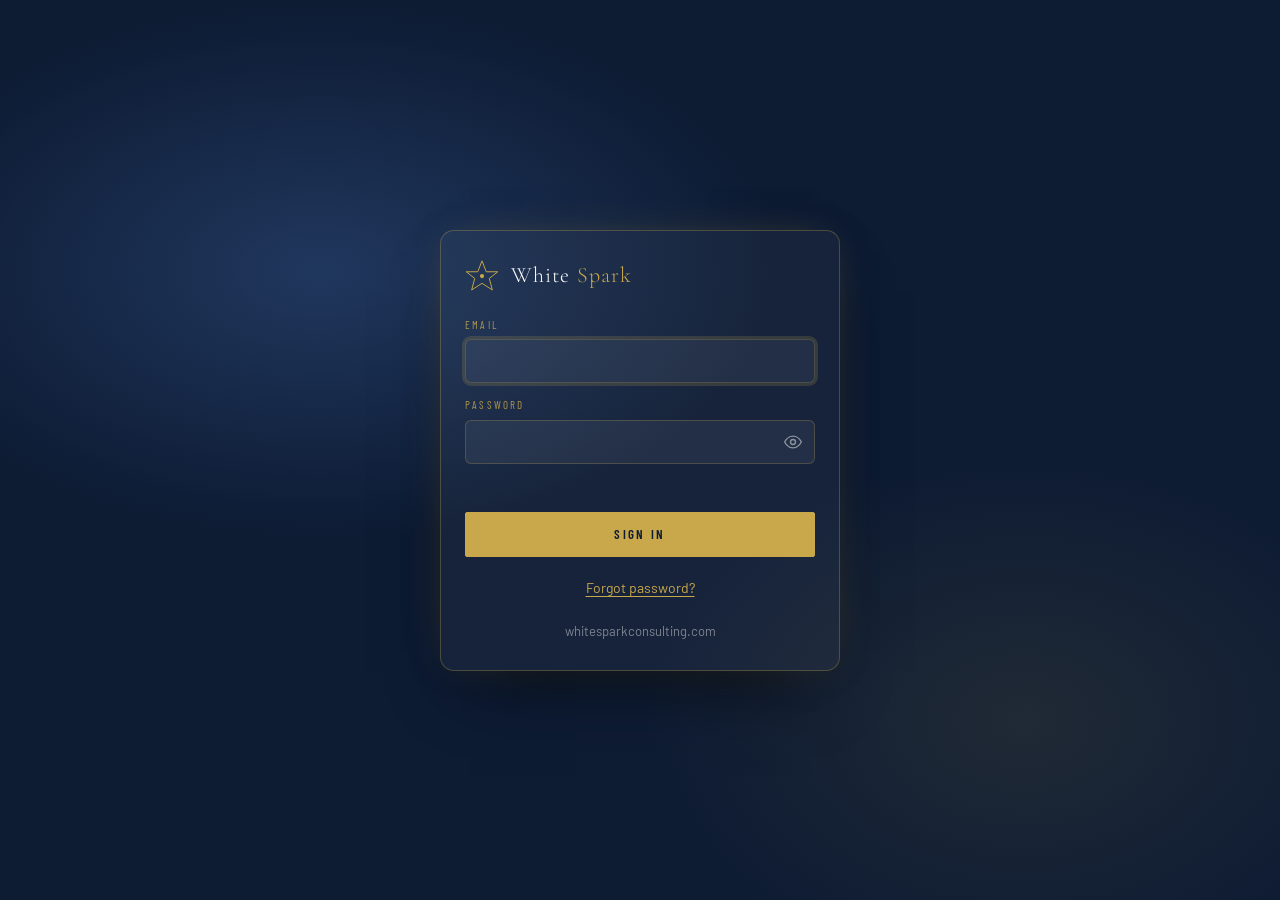
<file: admin/index.html>
<!DOCTYPE html>
<html lang="en-KE">
<head>
<meta charset="utf-8">
<meta name="viewport" content="width=device-width, initial-scale=1, viewport-fit=cover">
<title>Admin | White Spark Consulting</title>
<meta name="robots" content="noindex, nofollow">
<meta name="theme-color" content="#0D1B33">
<link rel="icon" href="/favicon.svg" type="image/svg+xml">
<link rel="preconnect" href="https://fonts.googleapis.com">
<link rel="preconnect" href="https://fonts.gstatic.com" crossorigin>
<link href="https://fonts.googleapis.com/css2?family=Cormorant+Garamond:ital,wght@0,300;0,400;1,300&family=Barlow:wght@400;500;600&family=Barlow+Condensed:wght@400;600&display=swap" rel="stylesheet">
<link rel="stylesheet" href="/admin/admin.css">
</head>
<body>

<!-- SIGN IN -->
<section class="auth" id="auth" hidden>
  <div class="auth-card">
    <div class="brand"><svg viewBox="0 0 56 56" width="34" height="34" fill="none" aria-hidden="true"><polygon points="28,3 35,21 54,21 40,32 45,51 28,40 11,51 16,32 2,21 21,21" stroke="#C8A84B" stroke-width="1.6"/><circle cx="28" cy="28" r="3.5" fill="#C8A84B"/></svg><div>White <span>Spark</span></div></div>

    <form id="fLogin" class="auth-form" novalidate>
      <label class="fld"><span>Email</span><input name="email" type="email" autocomplete="username" inputmode="email" required></label>
      <label class="fld"><span>Password</span><input name="password" type="password" autocomplete="current-password" required minlength="6"></label>
      <p class="msg" role="alert"></p>
      <button class="btn gold wide" type="submit">Sign in</button>
      <button class="link" type="button" data-go="fForgot">Forgot password?</button>
    </form>

    <form id="fForgot" class="auth-form" novalidate hidden>
      <h1>Reset password</h1>
      <p class="hint">Enter your admin email. We'll send a link to set a new password.</p>
      <label class="fld"><span>Email</span><input name="email" type="email" autocomplete="username" inputmode="email" required></label>
      <p class="msg" role="alert"></p>
      <button class="btn gold wide" type="submit">Send reset link</button>
      <button class="link" type="button" data-go="fLogin">Back to sign in</button>
    </form>

    <form id="fNewPass" class="auth-form" novalidate hidden>
      <h1>Set a new password</h1>
      <label class="fld"><span>New password</span><input name="password" type="password" autocomplete="new-password" required minlength="8"></label>
      <label class="fld"><span>Confirm password</span><input name="confirm" type="password" autocomplete="new-password" required minlength="8"></label>
      <p class="msg" role="alert"></p>
      <button class="btn gold wide" type="submit">Save password</button>
    </form>
    <a class="back" href="/"> whitesparkconsulting.com</a>
  </div>
</section>

<!-- APP -->
<div class="app" id="app" hidden>
  <aside class="side">
    <div class="brand"><svg viewBox="0 0 56 56" width="28" height="28" fill="none" aria-hidden="true"><polygon points="28,3 35,21 54,21 40,32 45,51 28,40 11,51 16,32 2,21 21,21" stroke="#C8A84B" stroke-width="1.8"/><circle cx="28" cy="28" r="3.5" fill="#C8A84B"/></svg><div>White <span>Spark</span><small>Admin</small></div></div>
    <nav class="tabs" aria-label="Admin sections">
      <a href="#overview" data-view="overview"><svg viewBox="0 0 24 24"><path d="M4 13h6V4H4zM14 20h6v-9h-6zM4 20h6v-4H4zM14 4v4h6V4z"/></svg><span>Overview</span></a>
      <a href="#enquiries" data-view="enquiries"><svg viewBox="0 0 24 24"><path d="M3 6h18v12H3zM3 7l9 6 9-6"/></svg><span>Enquiries</span><b class="badge" id="unreadBadge" hidden></b></a>
      <a href="#experts" data-view="experts"><svg viewBox="0 0 24 24"><circle cx="9.5" cy="7.5" r="3.8"/><path d="M2.5 20.5c0-3.9 3.1-7 7-7 1.8 0 3.4.7 4.7 1.8M18 13.5v7M14.5 17h7"/></svg><span>Experts</span><b class="badge" id="expertBadge" hidden></b></a>
      <a href="#analytics" data-view="analytics"><svg viewBox="0 0 24 24"><path d="M4 20V10M10 20V4M16 20v-7M22 20H2"/></svg><span>Analytics</span></a>
      <a href="#settings" data-view="settings"><svg viewBox="0 0 24 24"><circle cx="12" cy="12" r="3"/><path d="M19.4 15a1.7 1.7 0 00.3 1.8l.1.1a2 2 0 11-2.8 2.8l-.1-.1a1.7 1.7 0 00-1.8-.3 1.7 1.7 0 00-1 1.5V21a2 2 0 11-4 0v-.1A1.7 1.7 0 009 19.4a1.7 1.7 0 00-1.8.3l-.1.1a2 2 0 11-2.8-2.8l.1-.1a1.7 1.7 0 00.3-1.8 1.7 1.7 0 00-1.5-1H3a2 2 0 110-4h.1A1.7 1.7 0 004.6 9a1.7 1.7 0 00-.3-1.8l-.1-.1a2 2 0 112.8-2.8l.1.1a1.7 1.7 0 001.8.3H9a1.7 1.7 0 001-1.5V3a2 2 0 114 0v.1a1.7 1.7 0 001 1.5 1.7 1.7 0 001.8-.3l.1-.1a2 2 0 112.8 2.8l-.1.1a1.7 1.7 0 00-.3 1.8V9a1.7 1.7 0 001.5 1H21a2 2 0 110 4h-.1a1.7 1.7 0 00-1.5 1z"/></svg><span>Settings</span></a>
    </nav>
    <div class="me">
      <div class="me-id"><b id="meEmail"></b><small id="meRole"></small></div>
      <button class="btn line sm" type="button" id="signOut">Sign out</button>
    </div>
  </aside>

  <main class="main">
    <header class="top">
      <h1 id="viewTitle">Overview</h1>
      <div class="top-r">
        <span class="live-dot" id="liveDot" title="Auto-refreshing"></span>
        <a class="btn line sm" href="/" target="_blank" rel="noopener">View site</a>
        <button class="btn line sm only-m" type="button" id="signOutM">Sign out</button>
      </div>
    </header>
    <div class="view" id="view" tabindex="-1"></div>
  </main>
</div>

<!-- Enquiry drawer -->
<div class="scrim" id="scrim" hidden></div>
<aside class="drawer" id="drawer" aria-label="Details" hidden tabindex="-1"></aside>

<div class="toast" id="toast" role="status" aria-live="polite" hidden></div>

<script src="/assets/js/config.js"></script>
<script src="/admin/admin.js" defer></script>
</body>
</html>
</file>
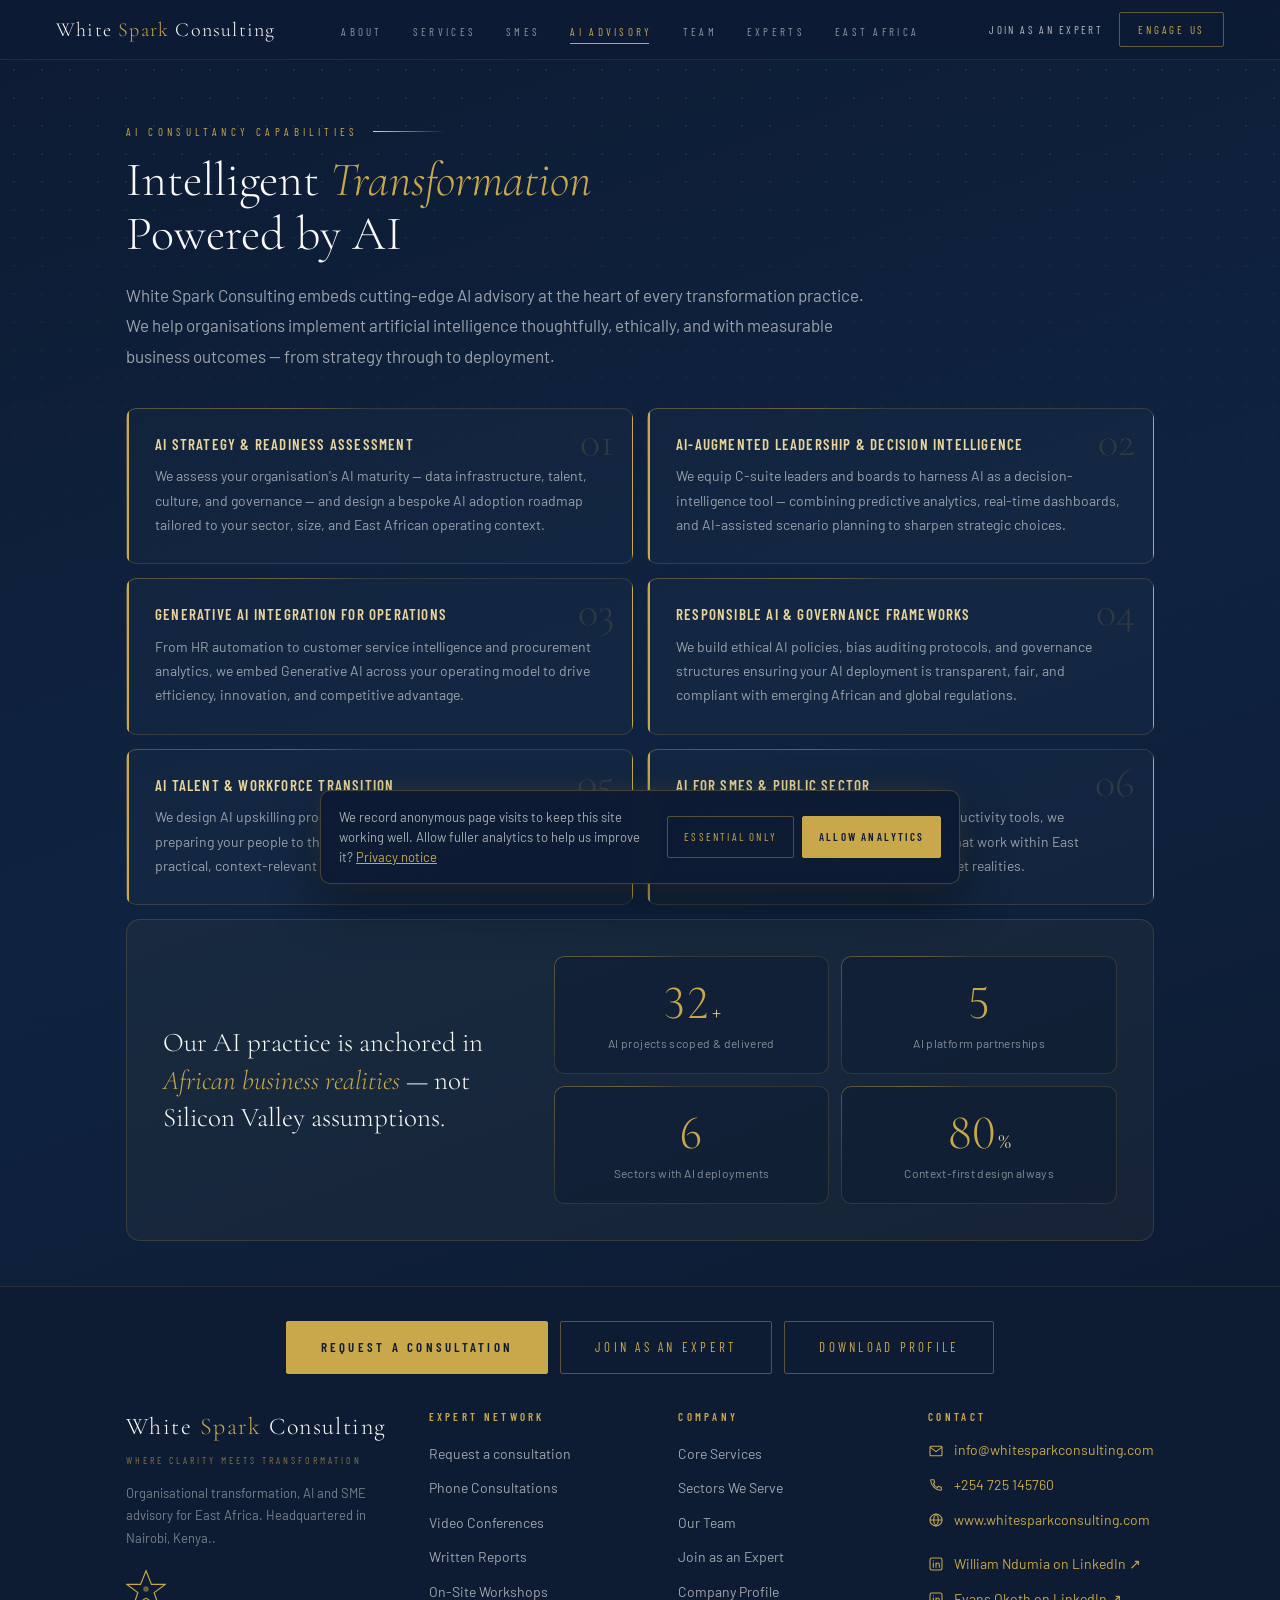
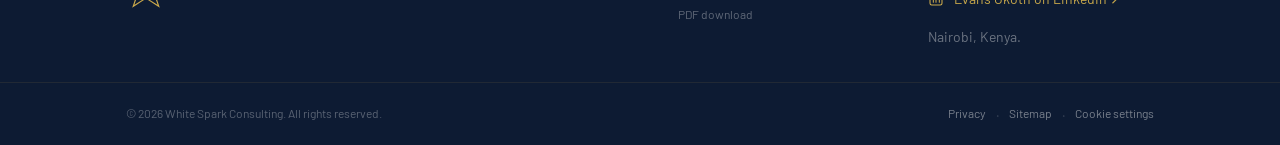
<file: ai-advisory/index.html>
<!DOCTYPE html>
<html lang="en-KE">
<head>
<meta charset="utf-8">
<meta name="viewport" content="width=device-width, initial-scale=1, viewport-fit=cover">
<title>AI Consultancy &amp; Advisory | White Spark Consulting</title>
<meta name="description" content="AI strategy, governance and adoption advisory for East African organisations, from readiness assessments to responsible implementation.">
<meta name="robots" content="index, follow, max-image-preview:large">
<link rel="canonical" href="https://www.whitesparkconsulting.com/ai-advisory/">
<meta name="theme-color" content="#0D1B33">
<meta property="og:type" content="website">
<meta property="og:site_name" content="White Spark Consulting">
<meta property="og:title" content="AI Consultancy &amp; Advisory | White Spark Consulting">
<meta property="og:description" content="AI strategy, governance and adoption advisory for East African organisations, from readiness assessments to responsible implementation.">
<meta property="og:url" content="https://www.whitesparkconsulting.com/ai-advisory/">
<meta property="og:image" content="https://www.whitesparkconsulting.com/assets/img/og-image.jpg">
<meta property="og:image:width" content="1200"><meta property="og:image:height" content="630">
<meta property="og:locale" content="en_KE">
<meta name="twitter:card" content="summary_large_image">
<link rel="icon" href="/favicon.svg" type="image/svg+xml">
<link rel="icon" href="/favicon.ico" sizes="any">
<link rel="apple-touch-icon" href="/assets/img/apple-touch-icon.png">
<link rel="manifest" href="/site.webmanifest">
<link rel="preconnect" href="https://fonts.googleapis.com">
<link rel="preconnect" href="https://fonts.gstatic.com" crossorigin>
<link rel="preconnect" href="https://blveufcpnigfhvrphkhv.supabase.co" crossorigin>
<link href="https://fonts.googleapis.com/css2?family=Cormorant+Garamond:ital,wght@0,300;0,400;0,600;1,300;1,400&family=Barlow:wght@300;400;500;600&family=Barlow+Condensed:wght@300;400;600;700&display=swap" rel="stylesheet">
<link rel="stylesheet" href="/assets/css/style.css">
</head>
<body id="top">
<svg width="0" height="0" style="position:absolute" aria-hidden="true">
  <defs>
    <symbol id="i-gov" viewBox="0 0 24 24"><path d="M3 20h18M4 17h16M5 17V10M9.5 17V10M14.5 17V10M19 17V10M3 10h18L12 4z"/></symbol>
    <symbol id="i-bank" viewBox="0 0 24 24"><rect x="3" y="6" width="18" height="12" rx="1"/><circle cx="12" cy="12" r="2.6"/><path d="M6.5 9.5v5M17.5 9.5v5"/></symbol>
    <symbol id="i-store" viewBox="0 0 24 24"><path d="M4 10v10h16V10M3 10l2-6h14l2 6zM3 10a3 3 0 006 0 3 3 0 006 0 3 3 0 006 0M10 20v-5h4v5"/></symbol>
    <symbol id="i-globe" viewBox="0 0 24 24"><circle cx="12" cy="12" r="9"/><path d="M3 12h18M12 3c2.6 2.7 3.8 5.7 3.8 9s-1.2 6.3-3.8 9c-2.6-2.7-3.8-5.7-3.8-9S9.4 5.7 12 3z"/></symbol>
    <symbol id="i-tower" viewBox="0 0 24 24"><path d="M5 21V7l7-4 7 4v14M3 21h18M9 21v-4h6v4M9 9h.01M12 9h.01M15 9h.01M9 13h.01M12 13h.01M15 13h.01"/></symbol>
    <symbol id="i-ruler" viewBox="0 0 24 24"><path d="M3 17L17 3l4 4L7 21zM7 13l2 2M10 10l2 2M13 7l2 2"/></symbol>
    <symbol id="i-chart" viewBox="0 0 24 24"><path d="M4 20V4M4 20h16M8 16v-4M12 16V8M16 16v-6M20 7l-5-3"/></symbol>
    <symbol id="i-people" viewBox="0 0 24 24"><circle cx="9" cy="8" r="3.2"/><path d="M3 20c0-3.3 2.7-6 6-6s6 2.7 6 6M16 5a3 3 0 010 6M18 14c1.9.8 3 2.9 3 6"/></symbol>
    <symbol id="i-chip" viewBox="0 0 24 24"><rect x="6" y="6" width="12" height="12" rx="1.5"/><path d="M9 9h6v6H9zM9 2v4M15 2v4M9 18v4M15 18v4M2 9h4M2 15h4M18 9h4M18 15h4"/></symbol>
    <symbol id="i-seal" viewBox="0 0 24 24"><circle cx="12" cy="9" r="6"/><path d="M9 14l-2 7 5-3 5 3-2-7M9.5 9l1.8 1.8L14.8 7.5"/></symbol>
    <symbol id="i-target" viewBox="0 0 24 24"><circle cx="12" cy="12" r="9"/><circle cx="12" cy="12" r="5"/><circle cx="12" cy="12" r="1.2"/><path d="M12 12l7-7M16 5h3v3"/></symbol>
    <symbol id="i-case" viewBox="0 0 24 24"><rect x="3" y="7" width="18" height="13" rx="1.5"/><path d="M9 7V4h6v3M3 12.5h18M11 12.5v2h2v-2"/></symbol>
    <symbol id="i-crane" viewBox="0 0 24 24"><path d="M3 21h18M5 21V9h6v12M11 13h5v8M7.5 12v.01M7.5 15v.01M7.5 18v.01M13.5 16v.01M13.5 19v.01M5 9l6-5 9 2.5M18 6v5M17 11h2v2h-2z"/></symbol>
    <symbol id="i-bolt" viewBox="0 0 24 24"><path d="M13 2.5 4.5 13.5h6.5L10 21.5l8.5-11H12z"/></symbol>
    <symbol id="i-factory" viewBox="0 0 24 24"><path d="M3 21V11.5l5 3v-3l5 3v-3l5 3V4h3v17zM3 21h18M7 18h2M12 18h2M17 18h1.5"/></symbol>
    <symbol id="i-sprout" viewBox="0 0 24 24"><path d="M12 21v-8.5M12 12.5c0-4.3 3.1-7.5 8-7.5 0 4.3-3.1 7.5-8 7.5zM12 15c0-3.3-2.6-5.8-7-5.8 0 3.3 2.6 5.8 7 5.8zM6 21h12"/></symbol>
    <symbol id="i-health" viewBox="0 0 24 24"><path d="M12 20.5s-7.5-4.6-7.5-10.4A4.1 4.1 0 0 1 12 7.6a4.1 4.1 0 0 1 7.5 2.5c0 5.8-7.5 10.4-7.5 10.4z"/><path d="M12 10.3v5M9.5 12.8h5"/></symbol>
    <symbol id="i-phone" viewBox="0 0 24 24"><path d="M5.2 4h3.3l1.6 4.4-2.1 1.4a11 11 0 0 0 6.2 6.2l1.4-2.1 4.4 1.6v3.3a1.2 1.2 0 0 1-1.3 1.2A16.5 16.5 0 0 1 4 5.3 1.2 1.2 0 0 1 5.2 4z"/></symbol>
    <symbol id="i-video" viewBox="0 0 24 24"><rect x="2.5" y="6.5" width="13" height="11" rx="1.5"/><path d="M15.5 10.5l6-3.5v10l-6-3.5"/></symbol>
    <symbol id="i-report" viewBox="0 0 24 24"><path d="M6 3h8.5L19 7.5V21H6zM14 3v5h5M9 12.5h7M9 15.5h7M9 18.5h4"/></symbol>
    <symbol id="i-workshop" viewBox="0 0 24 24"><rect x="3" y="3.5" width="18" height="10" rx="1"/><path d="M7 10l3-3 2.5 2 4-3.5M6 21l2-4M18 21l-2-4M12 13.5V17M8 17h8"/></symbol>
    <symbol id="i-expert" viewBox="0 0 24 24"><circle cx="9.5" cy="7.5" r="3.8"/><path d="M2.5 20.5c0-3.9 3.1-7 7-7 1.8 0 3.4.7 4.7 1.8M18 13.5v7M14.5 17h7"/></symbol>
    <symbol id="i-route" viewBox="0 0 24 24"><circle cx="6" cy="18" r="2.4"/><circle cx="18" cy="6" r="2.4"/><path d="M8.4 18H15a3 3 0 000-6H9a3 3 0 010-6h6.6"/></symbol>
  </defs>
</svg>
<a class="skip" href="#main">Skip to content</a>
<header class="topnav" id="nav">
  <a class="nav-brand" href="/" aria-label="White Spark Consulting, home">White <span>Spark</span> Consulting</a>
  <ul class="nav-links">
    <li><a href="/about/">About</a></li>
    <li><a href="/services/">Services</a></li>
    <li><a href="/sme/">SMEs</a></li>
    <li><a href="/ai-advisory/" class="is-active" aria-current="page">AI Advisory</a></li>
    <li><a href="/team/">Team</a></li>
    <li><a href="/experts/">Experts</a></li>
    <li><a href="/east-africa/">East Africa</a></li>
  </ul>
  <div class="nav-right">
    <a href="#join" class="nav-join" data-open-expert data-track="cta_click" data-label="join_nav">Join as an Expert</a>
    <a href="#enquiry" class="nav-cta" data-open-enquiry data-track="cta_click" data-label="nav">Engage Us</a>
    <button class="nav-toggle" type="button" aria-controls="mnav" aria-expanded="false" aria-label="Open menu">
      <svg class="i-open" viewBox="0 0 24 24" fill="none" stroke="currentColor" stroke-width="1.6" aria-hidden="true"><path d="M3 7h18M3 12h18M3 17h18"/></svg>
      <svg class="i-close" viewBox="0 0 24 24" fill="none" stroke="currentColor" stroke-width="1.6" aria-hidden="true" style="display:none"><path d="M6 6l12 12M18 6L6 18"/></svg>
    </button>
  </div>
</header>
<div class="mnav" id="mnav" hidden>
  <a href="/about/">About</a>
  <a href="/services/">Services</a>
  <a href="/sme/">SMEs</a>
  <a href="/ai-advisory/" aria-current="page">AI Advisory</a>
  <a href="/team/">Team</a>
  <a href="/experts/">Expert Network</a>
  <a href="/#process">How We Work</a>
  <a href="/east-africa/">East Africa</a>
  <a href="/#why">Why White Spark</a>
  <a href="#join" class="mnav-join" data-open-expert data-track="cta_click" data-label="join_nav_mobile">Join as an Expert</a>
  <a href="#enquiry" data-open-enquiry data-track="cta_click" data-label="nav_mobile">Engage Us</a>
</div>

<main id="main" class="subpage">
<!-- 04 AI CAPABILITIES -->
<section class="sec ai-sec" id="ai">
  <div class="inner">
    <div class="sec-label">AI Consultancy Capabilities</div>
    <h2 class="sec-title">Intelligent <em>Transformation</em><br>Powered by AI</h2>
    <p class="sec-intro">White Spark Consulting embeds cutting-edge AI advisory at the heart of every transformation practice. We help organisations implement artificial intelligence thoughtfully, ethically, and with measurable business outcomes — from strategy through to deployment.</p>

    <div class="ai-grid" data-stagger>
      <div class="ai-card c dk rv"><div class="ai-card-num" aria-hidden="true">01</div><h3 class="ai-card-title">AI Strategy &amp; Readiness Assessment</h3><div class="ai-card-desc">We assess your organisation's AI maturity — data infrastructure, talent, culture, and governance — and design a bespoke AI adoption roadmap tailored to your sector, size, and East African operating context.</div></div>
      <div class="ai-card c dk rv"><div class="ai-card-num" aria-hidden="true">02</div><h3 class="ai-card-title">AI-Augmented Leadership &amp; Decision Intelligence</h3><div class="ai-card-desc">We equip C-suite leaders and boards to harness AI as a decision-intelligence tool — combining predictive analytics, real-time dashboards, and AI-assisted scenario planning to sharpen strategic choices.</div></div>
      <div class="ai-card c dk rv"><div class="ai-card-num" aria-hidden="true">03</div><h3 class="ai-card-title">Generative AI Integration for Operations</h3><div class="ai-card-desc">From HR automation to customer service intelligence and procurement analytics, we embed Generative AI across your operating model to drive efficiency, innovation, and competitive advantage.</div></div>
      <div class="ai-card c dk rv"><div class="ai-card-num" aria-hidden="true">04</div><h3 class="ai-card-title">Responsible AI &amp; Governance Frameworks</h3><div class="ai-card-desc">We build ethical AI policies, bias auditing protocols, and governance structures ensuring your AI deployment is transparent, fair, and compliant with emerging African and global regulations.</div></div>
      <div class="ai-card c dk rv"><div class="ai-card-num" aria-hidden="true">05</div><h3 class="ai-card-title">AI Talent &amp; Workforce Transition</h3><div class="ai-card-desc">We design AI upskilling programs and manage workforce transitions — preparing your people to thrive alongside intelligent systems through practical, context-relevant capability building.</div></div>
      <div class="ai-card c dk rv"><div class="ai-card-num" aria-hidden="true">06</div><h3 class="ai-card-title">AI for SMEs &amp; Public Sector</h3><div class="ai-card-desc">From government service delivery to SME productivity tools, we specialise in right-sized AI implementations that work within East Africa's infrastructure, connectivity, and budget realities.</div></div>
    </div>

    <div class="ai-metrics">
      <p class="ai-metrics-quote">Our AI practice is anchored in <em>African business realities</em> — not Silicon Valley assumptions.</p>
      <div class="ai-metrics-grid" data-stagger>
        <div class="ai-met c dk rv"><div class="ai-met-num"><span data-count="40">40</span><span class="ai-met-unit">+</span></div><div class="ai-met-lbl">AI projects scoped &amp; delivered</div></div>
        <div class="ai-met c dk rv"><div class="ai-met-num"><span data-count="6">6</span></div><div class="ai-met-lbl">AI platform partnerships</div></div>
        <div class="ai-met c dk rv"><div class="ai-met-num"><span data-count="8">8</span></div><div class="ai-met-lbl">Sectors with AI deployments</div></div>
        <div class="ai-met c dk rv"><div class="ai-met-num"><span data-count="100">100</span><span class="ai-met-unit">%</span></div><div class="ai-met-lbl">Context-first design always</div></div>
      </div>
    </div>
  </div>
</section>

<!-- 09 ENGAGE US -->

</main>
<footer class="ft">
  <div class="ft-actions">
    <div class="cta-buttons">
      <a href="#enquiry" class="btn btn-gold" data-open-enquiry data-track="cta_click" data-label="request_consultation">Request a Consultation</a>
      <a href="#join" class="btn btn-line" data-open-expert data-track="cta_click" data-label="join_cta">Join as an Expert</a>
      <a href="/assets/docs/WhiteSparkConsulting_Profile_2025.pdf" class="btn btn-line" data-profile-link download>Download Profile</a>
    </div>
  </div>
  <div class="ft-grid">
    <div class="ft-brand">
      <a class="ft-brand-name" href="#top">White <span>Spark</span> Consulting</a>
      <div class="ft-tagline">Where Clarity Meets Transformation</div>
      <p class="ft-blurb">Organisational transformation, AI and SME advisory for East Africa. Headquartered in Nairobi, Kenya..</p>
      <a class="ft-star" href="#top" aria-label="Back to top">
        <svg viewBox="0 0 44 44" width="40" height="40" fill="none" aria-hidden="true"><polygon points="22,2 28,17 43,17 31,26 36,41 22,32 8,41 13,26 1,17 16,17" fill="none" stroke="#C8A84B" stroke-width="1.3"/><circle cx="22" cy="22" r="3" fill="#C8A84B" opacity="0.5"/></svg>
      </a>
    </div>
    <nav class="ft-col" aria-label="Expert Network services">
      <h2 class="ft-h">Expert Network</h2>
      <ul>
        <li><a href="#enquiry" data-open-enquiry data-track="cta_click" data-label="footer">Request a consultation</a></li>
        <li><a href="/experts/#xn-phone">Phone Consultations</a></li>
        <li><a href="/experts/#xn-video">Video Conferences</a></li>
        <li><a href="/experts/#xn-reports">Written Reports</a></li>
        <li><a href="/experts/#xn-workshops">On-Site Workshops</a></li>
      </ul>
    </nav>
    <nav class="ft-col" aria-label="Company">
      <h2 class="ft-h">Company</h2>
      <ul>
        <li><a href="/services/">Core Services</a></li>
        <li><a href="/services/#sectors">Sectors We Serve</a></li>
        <li><a href="/team/">Our Team</a></li>
        <li><a href="#join" data-open-expert data-track="cta_click" data-label="join_footer">Join as an Expert</a></li>
        <li><a href="/assets/docs/WhiteSparkConsulting_Profile_2025.pdf" data-profile-link download>Company Profile <small>PDF download</small></a></li>
      </ul>
    </nav>
    <div class="ft-col">
      <h2 class="ft-h">Contact</h2>
      <ul class="cta-lines">
        <li><a href="mailto:info@whitesparkconsulting.com" data-cfg-email data-track="cta_click" data-label="email"><svg class="ci" viewBox="0 0 24 24" aria-hidden="true" focusable="false"><rect x="3" y="5" width="18" height="14" rx="1.5"/><path d="m3.5 6.5 8.5 6.5 8.5-6.5"/></svg><span data-cfg-email-text>info@whitesparkconsulting.com</span></a></li>
        <li><a href="tel:+254725145760" data-cfg-tel data-track="cta_click" data-label="phone"><svg class="ci" viewBox="0 0 24 24" aria-hidden="true" focusable="false"><path d="M5.2 4h3.3l1.6 4.4-2.1 1.4a11 11 0 0 0 6.2 6.2l1.4-2.1 4.4 1.6v3.3a1.2 1.2 0 0 1-1.3 1.2A16.5 16.5 0 0 1 4 5.3 1.2 1.2 0 0 1 5.2 4z"/></svg><span data-cfg-phone-text>+254 725 145760</span></a></li>
        <li><a href="https://www.whitesparkconsulting.com"><svg class="ci" viewBox="0 0 24 24" aria-hidden="true" focusable="false"><circle cx="12" cy="12" r="9"/><path d="M3 12h18M12 3c2.4 2.6 3.7 5.6 3.7 9s-1.3 6.4-3.7 9c-2.4-2.6-3.7-5.6-3.7-9S9.6 5.6 12 3z"/></svg><span>www.whitesparkconsulting.com</span></a></li>
        <li class="li li-first"><a href="https://www.linkedin.com/in/william-ndumia-b1385337/" target="_blank" rel="noopener" data-track="outbound" data-label="linkedin_william"><svg class="ci" viewBox="0 0 24 24" aria-hidden="true" focusable="false"><rect x="3" y="3" width="18" height="18" rx="2.5"/><path d="M8 10.5V17M8 7.2v.1M12 17v-6.5M12 13.5c0-1.7 1-3 2.5-3S17 11.6 17 13.3V17"/></svg><span>William Ndumia on LinkedIn ↗</span></a></li>
        <li class="li"><a href="https://www.linkedin.com/in/evans-otieno-okoth-46592884/" target="_blank" rel="noopener" data-track="outbound" data-label="linkedin_evans"><svg class="ci" viewBox="0 0 24 24" aria-hidden="true" focusable="false"><rect x="3" y="3" width="18" height="18" rx="2.5"/><path d="M8 10.5V17M8 7.2v.1M12 17v-6.5M12 13.5c0-1.7 1-3 2.5-3S17 11.6 17 13.3V17"/></svg><span>Evans Okoth on LinkedIn ↗</span></a></li>
        
        <li><span class="ft-col-plain">Nairobi, Kenya.</span></li>
      </ul>
    </div>
  </div>
  <div class="ft-bar"><div class="ft-bar-in">
    <p class="ft-copy">© <span data-year>2026</span> White Spark Consulting. All rights reserved.</p>
    <p class="ft-links"><a href="/privacy.html">Privacy</a><span>·</span><a href="/sitemap.html">Sitemap</a><span>·</span><button type="button" data-cookie-settings>Cookie settings</button></p>
  </div></div>
</footer>

<dialog class="enq-modal" id="enq-modal" aria-labelledby="enq-title">
  <div class="enq c dk">
    <button class="enq-close" type="button" data-close-enquiry data-close-modal aria-label="Close"><svg viewBox="0 0 24 24" fill="none" stroke="currentColor" stroke-width="1.6" aria-hidden="true"><path d="M6 6l12 12M18 6L6 18"/></svg></button>
    <div class="enq-head">
      <h2 class="enq-title" id="enq-title">Request a <em>Consultation</em></h2>
      <p class="enq-note">Response within one business day.</p>
    </div>

    <form id="enquiry" novalidate>
      <div class="f-grid">
        <label class="fld"><span>Full name</span><input name="full_name" autocomplete="name" required minlength="2" maxlength="120" placeholder="Jane Wanjiku"></label>
        <label class="fld"><span>Email</span><input name="email" type="email" autocomplete="email" inputmode="email" required maxlength="254" placeholder="jane@company.co.ke"></label>
        <label class="fld"><span>Phone <em>optional</em></span><input name="phone" type="tel" autocomplete="tel" inputmode="tel" maxlength="40" placeholder="+254 7…"></label>
        <label class="fld"><span>Organisation <em>optional</em></span><input name="organisation" autocomplete="organization" maxlength="160" placeholder="Company or institution"></label>
        <label class="fld"><span>You are</span><select name="client_segment" required><option value="" selected disabled>Select</option><option>Government &amp; public sector</option><option>Financial institution</option><option>SME / growth business</option><option>Development organisation</option><option>Corporate / multinational</option><option>Other</option></select></label>
        <label class="fld"><span>Interested in</span><select name="service_interest" required><option value="" selected disabled>Select</option><option>Organisational design &amp; restructuring</option><option>Strategic change management</option><option>Leadership development &amp; culture</option><option>Digital &amp; AI transformation</option><option>Performance &amp; operating model</option><option>HR &amp; talent transformation</option><option>SME advisory</option><option>AI consultancy</option><optgroup label="Expert Network"><option>Expert phone consultation</option><option>Expert video conference</option><option>Expert written report</option><option>On-site workshop</option></optgroup><option>Other</option></select></label>
        <label class="fld f-full"><span>How can we help?</span><textarea name="message" required minlength="10" maxlength="5000" rows="5" placeholder="A few lines on the challenge, the team involved and what success looks like."></textarea><small class="count" aria-live="polite">0 / 5000</small></label>
      </div>

      <details class="more">
        <summary>Add project details <em>optional</em></summary>
        <div class="f-grid f-pairs">
          <label class="fld"><span>Country</span><select name="country"><option value="">Select</option><option>Kenya</option><option>Uganda</option><option>Tanzania</option><option>Rwanda</option><option>Ethiopia</option><option>South Sudan</option><option>DRC</option><option>Mozambique</option><option>Other</option></select></label>
          <label class="fld"><span>Industry</span><input name="sector" maxlength="80" placeholder="e.g. Agribusiness"></label>
          <label class="fld"><span>Timeline</span><select name="timeline"><option value="">Select</option><option>Immediately</option><option>Within 1–3 months</option><option>Within 3–6 months</option><option>Exploring options</option></select></label>
          <label class="fld"><span>Budget</span><select name="budget_range"><option value="">Select</option><option>Under KES 500k</option><option>KES 500k – 2M</option><option>KES 2M – 10M</option><option>Above KES 10M</option><option>Other</option></select></label>
          <fieldset class="fld f-full seg"><legend>Preferred reply</legend>
            <div class="seg-opts">
              <label><input type="radio" name="preferred_contact" value="email" checked><span>Email</span></label>
              <label><input type="radio" name="preferred_contact" value="phone"><span>Phone</span></label>
              <label><input type="radio" name="preferred_contact" value="whatsapp"><span>WhatsApp</span></label>
            </div>
          </fieldset>
          <label class="fld f-full file"><input type="file" name="attachment" accept=".pdf,.doc,.docx,.ppt,.pptx,.xlsx,.jpg,.jpeg,.png"><span class="file-ui"><b>Attach</b><span class="file-name">A brief (PDF, Word, PowerPoint, Excel or image, up to 10 MB)</span></span></label>
        </div>
      </details>

      <label class="hp" aria-hidden="true">Website<input name="website" tabindex="-1" autocomplete="off"></label>
      <label class="consent"><input type="checkbox" name="consent_given" required><span>I agree that White Spark Consulting may use these details to respond to my enquiry, as set out in the <a href="/privacy.html">privacy notice</a>.</span></label>
      <p class="f-msg" role="status" aria-live="polite"></p>
      <button class="btn btn-gold f-submit" type="submit"><span class="b-txt">Send Enquiry</span></button>
    </form>

    <div class="sent" id="sent" hidden tabindex="-1">
      <span class="sent-mark"><svg viewBox="0 0 24 24" fill="none" stroke="currentColor" stroke-width="1.8" aria-hidden="true"><path d="M5 12.5l4.5 4.5L19 7.5"/></svg></span>
      <h3>Enquiry received.</h3>
      <p>Thank you. A senior consultant will reply to <b data-sent-email></b> shortly.</p>
      <button class="btn-s ghost" type="button" data-reset>Send another enquiry</button>
    </div>
  </div>
</dialog>

<dialog class="enq-modal xp-modal" id="xp-modal" aria-labelledby="xp-title">
  <div class="enq c dk">
    <button class="enq-close" type="button" data-close-modal aria-label="Close"><svg viewBox="0 0 24 24" fill="none" stroke="currentColor" stroke-width="1.6" aria-hidden="true"><path d="M6 6l12 12M18 6L6 18"/></svg></button>
    <div class="enq-head">
      <h2 class="enq-title" id="xp-title">Join as an <em>Expert</em></h2>
      <p class="enq-note">We review every profile and contact you.</p>
    </div>

    <form id="expert" novalidate>
      <fieldset class="f-sec">
        <legend class="f-legend"><b>1</b> General Information</legend>
        <div class="f-grid">
          <fieldset class="fld f-full seg"><legend>Salutation<span class="req" aria-hidden="true">*</span></legend>
            <div class="seg-opts sal">
              <label><input type="radio" name="salutation" value="Mr" required><span>Mr</span></label>
              <label><input type="radio" name="salutation" value="Ms"><span>Ms</span></label>
              <label><input type="radio" name="salutation" value="Mrs"><span>Mrs</span></label>
              <label><input type="radio" name="salutation" value="Dr"><span>Dr</span></label>
              <label><input type="radio" name="salutation" value="Prof"><span>Prof</span></label>
            </div>
          </fieldset>
          <label class="fld"><span>First name<b class="req" aria-hidden="true">*</b></span><input name="first_name" autocomplete="given-name" required maxlength="60" placeholder="Jane"></label>
          <label class="fld"><span>Last name<b class="req" aria-hidden="true">*</b></span><input name="last_name" autocomplete="family-name" required maxlength="60" placeholder="Wanjiku"></label>
          <label class="fld f-full"><span>Email<b class="req" aria-hidden="true">*</b></span><input name="email" type="email" autocomplete="email" inputmode="email" required maxlength="254" placeholder="jane@example.com"></label>
        </div>
      </fieldset>

      <fieldset class="f-sec">
        <legend class="f-legend"><b>2</b> Contacts</legend>
        <div class="f-grid">
          <div class="f-full phone-row">
            <label class="fld"><span>Country code<b class="req" aria-hidden="true">*</b></span><select name="country_code" autocomplete="tel-country-code" required><option value="+254" selected>Kenya (+254)</option><option value="+256">Uganda (+256)</option><option value="+255">Tanzania (+255)</option><option value="+250">Rwanda (+250)</option><option value="+257">Burundi (+257)</option><option value="+251">Ethiopia (+251)</option><option value="+211">South Sudan (+211)</option><option value="+252">Somalia (+252)</option><option value="+243">DRC (+243)</option><option value="+258">Mozambique (+258)</option><option value="+260">Zambia (+260)</option><option value="+265">Malawi (+265)</option><option value="+263">Zimbabwe (+263)</option><option value="+27">South Africa (+27)</option><option value="+234">Nigeria (+234)</option><option value="+233">Ghana (+233)</option><option value="+20">Egypt (+20)</option><option value="+212">Morocco (+212)</option><option value="+44">United Kingdom (+44)</option><option value="+353">Ireland (+353)</option><option value="+49">Germany (+49)</option><option value="+33">France (+33)</option><option value="+31">Netherlands (+31)</option><option value="+32">Belgium (+32)</option><option value="+41">Switzerland (+41)</option><option value="+46">Sweden (+46)</option><option value="+1">United States / Canada (+1)</option><option value="+971">United Arab Emirates (+971)</option><option value="+966">Saudi Arabia (+966)</option><option value="+974">Qatar (+974)</option><option value="+91">India (+91)</option><option value="+86">China (+86)</option><option value="+61">Australia (+61)</option></select></label>
            <label class="fld"><span>Primary phone<b class="req" aria-hidden="true">*</b></span><input name="primary_phone" type="tel" autocomplete="tel-national" inputmode="tel" required maxlength="20" placeholder="712 345 678"></label>
          </div>
          <label class="fld"><span>Secondary phone <em>optional</em></span><input name="secondary_phone" type="tel" inputmode="tel" maxlength="20" placeholder="Same country code"></label>
          <label class="fld"><span>LinkedIn <em>optional</em></span><input name="linkedin_url" type="url" inputmode="url" maxlength="300" placeholder="linkedin.com/in/…"></label>
        </div>
      </fieldset>

      <fieldset class="f-sec">
        <legend class="f-legend"><b>3</b> Experience</legend>
        <div class="f-grid">
          <label class="fld"><span>Primary sector <em>optional</em></span><select name="sector"><option value="">Select</option><option>Government &amp; Public Sector</option><option>Banking, Microfinance &amp; Financial Services</option><option>Construction, Infrastructure &amp; Real Estate</option><option>Oil, Gas, Energy &amp; Utilities</option><option>Manufacturing &amp; Industrial</option><option>Agriculture, Agribusiness &amp; Food</option><option>ICT, Telecom, Digital &amp; Fintech</option><option>Healthcare, Pharmaceuticals &amp; Development</option><option>Other</option></select></label>
          <div class="fld rate-fld"><span id="rate-lbl">Your hourly consulting rate<b class="req" aria-hidden="true">*</b></span>
            <div class="rate-row">
              <input name="hourly_rate" type="number" inputmode="decimal" min="1" max="999999" step="any" required aria-labelledby="rate-lbl" placeholder="e.g. 150">
              <select name="rate_currency" aria-label="Currency"><option selected>USD</option><option>KES</option><option>EUR</option><option>GBP</option></select>
            </div>
          </div>
          <label class="fld f-full"><span>Work history<b class="req" aria-hidden="true">*</b></span><textarea name="work_history" required minlength="30" maxlength="8000" rows="5" placeholder="Your roles, organisations and years, most recent first. Include the sectors and markets you know best."></textarea><small class="count" aria-live="polite">0 / 8000</small></label>
          <label class="fld f-full file cv-file"><span>Biography (CV)<b class="req" aria-hidden="true">*</b></span><input type="file" name="cv" accept=".pdf,.doc,.docx,application/pdf,application/msword,application/vnd.openxmlformats-officedocument.wordprocessingml.document" required><span class="file-ui"><b>Upload CV</b><span class="file-name">Choose a file</span></span><small class="f-hint">Please only upload files with extensions doc, docx or pdf. Maximum 10 MB.</small></label>
        </div>
      </fieldset>

      <label class="hp" aria-hidden="true">Website<input name="website" tabindex="-1" autocomplete="off"></label>
      <label class="consent"><input type="checkbox" name="consent_given" required><span>I agree that White Spark Consulting may store my details and CV to assess my application and contact me about suitable mandates, as set out in the <a href="/privacy.html">privacy notice</a>.</span></label>
      <p class="f-msg" role="status" aria-live="polite"></p>
      <button class="btn btn-gold f-submit" type="submit"><span class="b-txt">Submit application</span></button>
    </form>

    <div class="sent" id="xp-sent" hidden tabindex="-1">
      <span class="sent-mark"><svg viewBox="0 0 24 24" fill="none" stroke="currentColor" stroke-width="1.8" aria-hidden="true"><path d="M5 12.5l4.5 4.5L19 7.5"/></svg></span>
      <h3>Application received.</h3>
      <p>Thank you. We'll review your profile and contact <b data-sent-email></b> when a mandate matches your expertise.</p>
      <button class="btn-s ghost" type="button" data-reset>Submit another application</button>
    </div>
  </div>
</dialog>

<div class="cookie" id="cookie" role="dialog" aria-live="polite" aria-label="Analytics preferences" hidden>
  <p>We record anonymous page visits to keep this site working well. Allow fuller analytics to help us improve it? <a href="/privacy.html">Privacy notice</a></p>
  <div class="cookie-b">
    <button type="button" class="btn-s ghost" data-consent="rejected">Essential only</button>
    <button type="button" class="btn-s gold" data-consent="accepted">Allow analytics</button>
  </div>
</div>
<script src="/assets/js/config.js"></script>
<script src="/assets/js/app.js" defer></script>
</body>
</html>
</file>
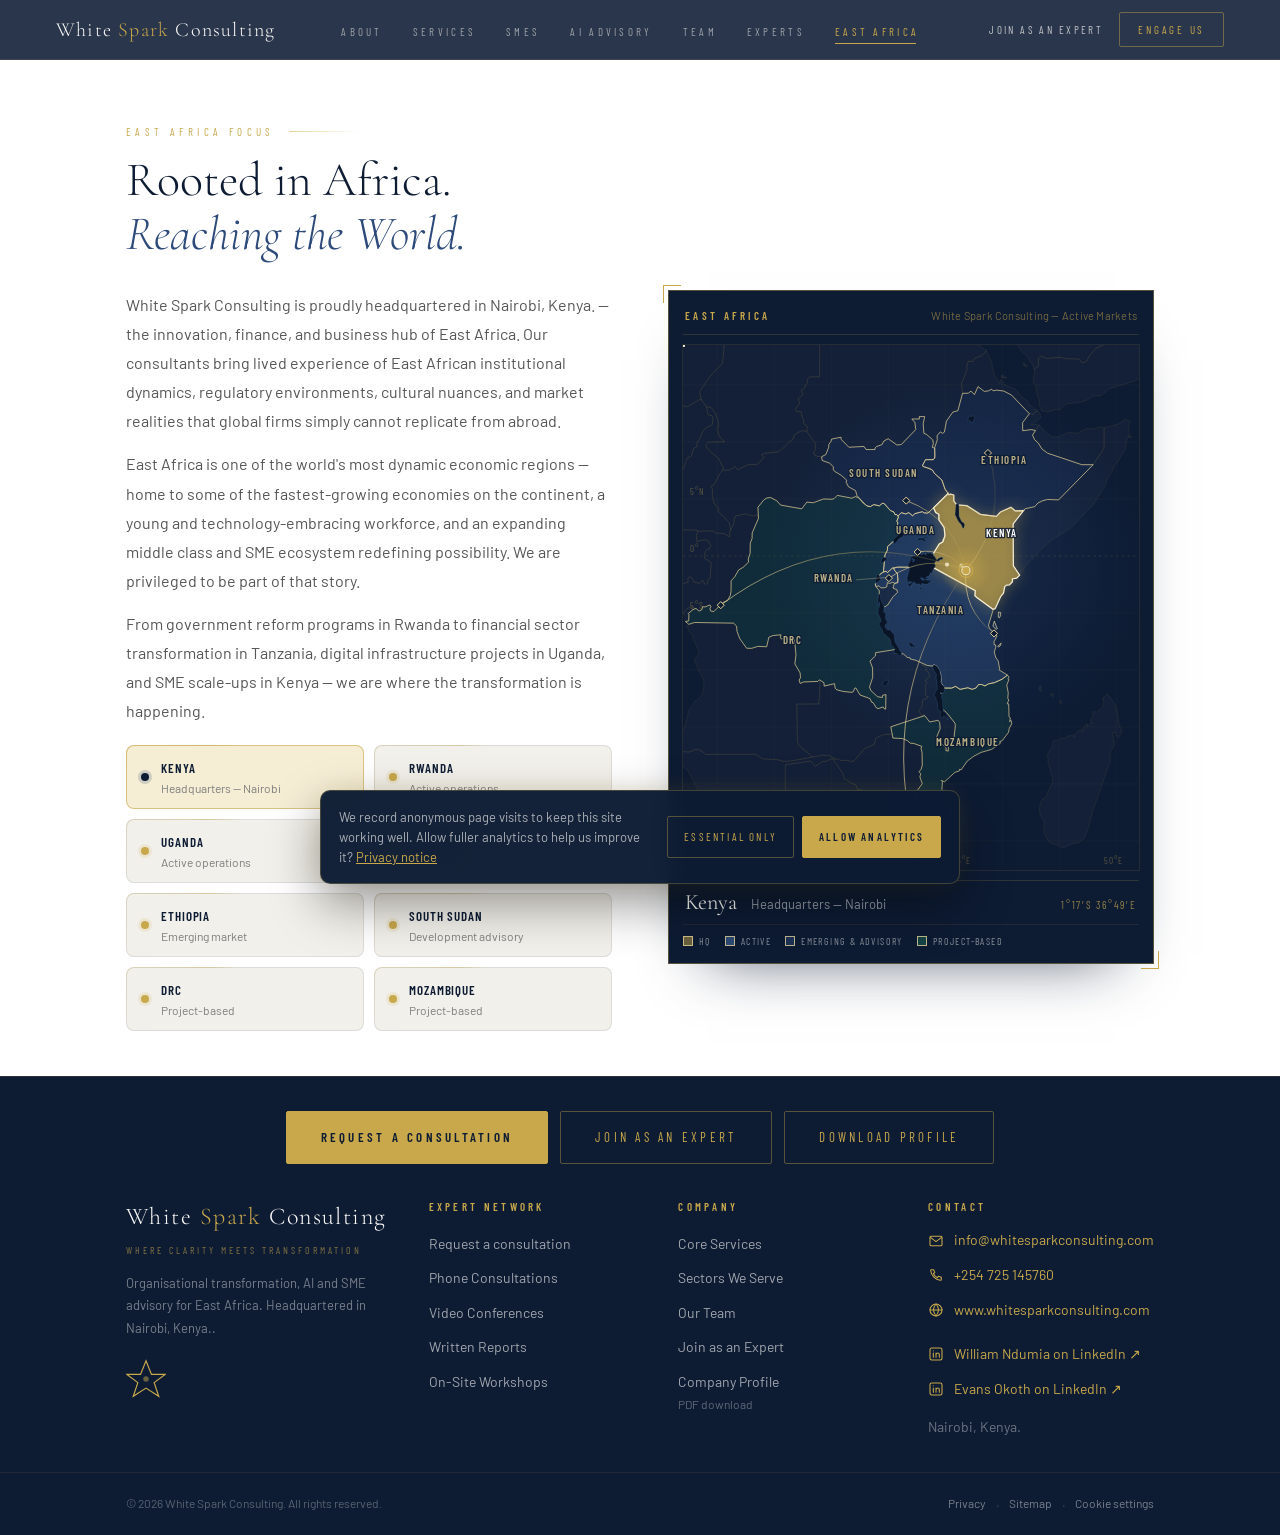
<file: east-africa/index.html>
<!DOCTYPE html>
<html lang="en-KE">
<head>
<meta charset="utf-8">
<meta name="viewport" content="width=device-width, initial-scale=1, viewport-fit=cover">
<title>East Africa Focus | White Spark Consulting</title>
<meta name="description" content="Headquartered in Nairobi with active operations in Rwanda, Uganda and Tanzania, and advisory work across Ethiopia, South Sudan, the DRC and Mozambique.">
<meta name="robots" content="index, follow, max-image-preview:large">
<link rel="canonical" href="https://www.whitesparkconsulting.com/east-africa/">
<meta name="theme-color" content="#0D1B33">
<meta property="og:type" content="website">
<meta property="og:site_name" content="White Spark Consulting">
<meta property="og:title" content="East Africa Focus | White Spark Consulting">
<meta property="og:description" content="Headquartered in Nairobi with active operations in Rwanda, Uganda and Tanzania, and advisory work across Ethiopia, South Sudan, the DRC and Mozambique.">
<meta property="og:url" content="https://www.whitesparkconsulting.com/east-africa/">
<meta property="og:image" content="https://www.whitesparkconsulting.com/assets/img/og-image.jpg">
<meta property="og:image:width" content="1200"><meta property="og:image:height" content="630">
<meta property="og:locale" content="en_KE">
<meta name="twitter:card" content="summary_large_image">
<link rel="icon" href="/favicon.svg" type="image/svg+xml">
<link rel="icon" href="/favicon.ico" sizes="any">
<link rel="apple-touch-icon" href="/assets/img/apple-touch-icon.png">
<link rel="manifest" href="/site.webmanifest">
<link rel="preconnect" href="https://fonts.googleapis.com">
<link rel="preconnect" href="https://fonts.gstatic.com" crossorigin>
<link rel="preconnect" href="https://blveufcpnigfhvrphkhv.supabase.co" crossorigin>
<link href="https://fonts.googleapis.com/css2?family=Cormorant+Garamond:ital,wght@0,300;0,400;0,600;1,300;1,400&family=Barlow:wght@300;400;500;600&family=Barlow+Condensed:wght@300;400;600;700&display=swap" rel="stylesheet">
<link rel="stylesheet" href="/assets/css/style.css">
</head>
<body id="top">
<svg width="0" height="0" style="position:absolute" aria-hidden="true">
  <defs>
    <symbol id="i-gov" viewBox="0 0 24 24"><path d="M3 20h18M4 17h16M5 17V10M9.5 17V10M14.5 17V10M19 17V10M3 10h18L12 4z"/></symbol>
    <symbol id="i-bank" viewBox="0 0 24 24"><rect x="3" y="6" width="18" height="12" rx="1"/><circle cx="12" cy="12" r="2.6"/><path d="M6.5 9.5v5M17.5 9.5v5"/></symbol>
    <symbol id="i-store" viewBox="0 0 24 24"><path d="M4 10v10h16V10M3 10l2-6h14l2 6zM3 10a3 3 0 006 0 3 3 0 006 0 3 3 0 006 0M10 20v-5h4v5"/></symbol>
    <symbol id="i-globe" viewBox="0 0 24 24"><circle cx="12" cy="12" r="9"/><path d="M3 12h18M12 3c2.6 2.7 3.8 5.7 3.8 9s-1.2 6.3-3.8 9c-2.6-2.7-3.8-5.7-3.8-9S9.4 5.7 12 3z"/></symbol>
    <symbol id="i-tower" viewBox="0 0 24 24"><path d="M5 21V7l7-4 7 4v14M3 21h18M9 21v-4h6v4M9 9h.01M12 9h.01M15 9h.01M9 13h.01M12 13h.01M15 13h.01"/></symbol>
    <symbol id="i-ruler" viewBox="0 0 24 24"><path d="M3 17L17 3l4 4L7 21zM7 13l2 2M10 10l2 2M13 7l2 2"/></symbol>
    <symbol id="i-chart" viewBox="0 0 24 24"><path d="M4 20V4M4 20h16M8 16v-4M12 16V8M16 16v-6M20 7l-5-3"/></symbol>
    <symbol id="i-people" viewBox="0 0 24 24"><circle cx="9" cy="8" r="3.2"/><path d="M3 20c0-3.3 2.7-6 6-6s6 2.7 6 6M16 5a3 3 0 010 6M18 14c1.9.8 3 2.9 3 6"/></symbol>
    <symbol id="i-chip" viewBox="0 0 24 24"><rect x="6" y="6" width="12" height="12" rx="1.5"/><path d="M9 9h6v6H9zM9 2v4M15 2v4M9 18v4M15 18v4M2 9h4M2 15h4M18 9h4M18 15h4"/></symbol>
    <symbol id="i-seal" viewBox="0 0 24 24"><circle cx="12" cy="9" r="6"/><path d="M9 14l-2 7 5-3 5 3-2-7M9.5 9l1.8 1.8L14.8 7.5"/></symbol>
    <symbol id="i-target" viewBox="0 0 24 24"><circle cx="12" cy="12" r="9"/><circle cx="12" cy="12" r="5"/><circle cx="12" cy="12" r="1.2"/><path d="M12 12l7-7M16 5h3v3"/></symbol>
    <symbol id="i-case" viewBox="0 0 24 24"><rect x="3" y="7" width="18" height="13" rx="1.5"/><path d="M9 7V4h6v3M3 12.5h18M11 12.5v2h2v-2"/></symbol>
    <symbol id="i-crane" viewBox="0 0 24 24"><path d="M3 21h18M5 21V9h6v12M11 13h5v8M7.5 12v.01M7.5 15v.01M7.5 18v.01M13.5 16v.01M13.5 19v.01M5 9l6-5 9 2.5M18 6v5M17 11h2v2h-2z"/></symbol>
    <symbol id="i-bolt" viewBox="0 0 24 24"><path d="M13 2.5 4.5 13.5h6.5L10 21.5l8.5-11H12z"/></symbol>
    <symbol id="i-factory" viewBox="0 0 24 24"><path d="M3 21V11.5l5 3v-3l5 3v-3l5 3V4h3v17zM3 21h18M7 18h2M12 18h2M17 18h1.5"/></symbol>
    <symbol id="i-sprout" viewBox="0 0 24 24"><path d="M12 21v-8.5M12 12.5c0-4.3 3.1-7.5 8-7.5 0 4.3-3.1 7.5-8 7.5zM12 15c0-3.3-2.6-5.8-7-5.8 0 3.3 2.6 5.8 7 5.8zM6 21h12"/></symbol>
    <symbol id="i-health" viewBox="0 0 24 24"><path d="M12 20.5s-7.5-4.6-7.5-10.4A4.1 4.1 0 0 1 12 7.6a4.1 4.1 0 0 1 7.5 2.5c0 5.8-7.5 10.4-7.5 10.4z"/><path d="M12 10.3v5M9.5 12.8h5"/></symbol>
    <symbol id="i-phone" viewBox="0 0 24 24"><path d="M5.2 4h3.3l1.6 4.4-2.1 1.4a11 11 0 0 0 6.2 6.2l1.4-2.1 4.4 1.6v3.3a1.2 1.2 0 0 1-1.3 1.2A16.5 16.5 0 0 1 4 5.3 1.2 1.2 0 0 1 5.2 4z"/></symbol>
    <symbol id="i-video" viewBox="0 0 24 24"><rect x="2.5" y="6.5" width="13" height="11" rx="1.5"/><path d="M15.5 10.5l6-3.5v10l-6-3.5"/></symbol>
    <symbol id="i-report" viewBox="0 0 24 24"><path d="M6 3h8.5L19 7.5V21H6zM14 3v5h5M9 12.5h7M9 15.5h7M9 18.5h4"/></symbol>
    <symbol id="i-workshop" viewBox="0 0 24 24"><rect x="3" y="3.5" width="18" height="10" rx="1"/><path d="M7 10l3-3 2.5 2 4-3.5M6 21l2-4M18 21l-2-4M12 13.5V17M8 17h8"/></symbol>
    <symbol id="i-expert" viewBox="0 0 24 24"><circle cx="9.5" cy="7.5" r="3.8"/><path d="M2.5 20.5c0-3.9 3.1-7 7-7 1.8 0 3.4.7 4.7 1.8M18 13.5v7M14.5 17h7"/></symbol>
    <symbol id="i-route" viewBox="0 0 24 24"><circle cx="6" cy="18" r="2.4"/><circle cx="18" cy="6" r="2.4"/><path d="M8.4 18H15a3 3 0 000-6H9a3 3 0 010-6h6.6"/></symbol>
  </defs>
</svg>
<a class="skip" href="#main">Skip to content</a>
<header class="topnav" id="nav">
  <a class="nav-brand" href="/" aria-label="White Spark Consulting, home">White <span>Spark</span> Consulting</a>
  <ul class="nav-links">
    <li><a href="/about/">About</a></li>
    <li><a href="/services/">Services</a></li>
    <li><a href="/sme/">SMEs</a></li>
    <li><a href="/ai-advisory/">AI Advisory</a></li>
    <li><a href="/team/">Team</a></li>
    <li><a href="/experts/">Experts</a></li>
    <li><a href="/east-africa/" class="is-active" aria-current="page">East Africa</a></li>
  </ul>
  <div class="nav-right">
    <a href="#join" class="nav-join" data-open-expert data-track="cta_click" data-label="join_nav">Join as an Expert</a>
    <a href="#enquiry" class="nav-cta" data-open-enquiry data-track="cta_click" data-label="nav">Engage Us</a>
    <button class="nav-toggle" type="button" aria-controls="mnav" aria-expanded="false" aria-label="Open menu">
      <svg class="i-open" viewBox="0 0 24 24" fill="none" stroke="currentColor" stroke-width="1.6" aria-hidden="true"><path d="M3 7h18M3 12h18M3 17h18"/></svg>
      <svg class="i-close" viewBox="0 0 24 24" fill="none" stroke="currentColor" stroke-width="1.6" aria-hidden="true" style="display:none"><path d="M6 6l12 12M18 6L6 18"/></svg>
    </button>
  </div>
</header>
<div class="mnav" id="mnav" hidden>
  <a href="/about/">About</a>
  <a href="/services/">Services</a>
  <a href="/sme/">SMEs</a>
  <a href="/ai-advisory/">AI Advisory</a>
  <a href="/team/">Team</a>
  <a href="/experts/">Expert Network</a>
  <a href="/#process">How We Work</a>
  <a href="/east-africa/" aria-current="page">East Africa</a>
  <a href="/#why">Why White Spark</a>
  <a href="#join" class="mnav-join" data-open-expert data-track="cta_click" data-label="join_nav_mobile">Join as an Expert</a>
  <a href="#enquiry" data-open-enquiry data-track="cta_click" data-label="nav_mobile">Engage Us</a>
</div>

<main id="main" class="subpage">
<!-- 07 EAST AFRICA -->
<section class="sec ea-sec" id="ea">
  <div class="inner">
    <div class="sec-label">East Africa Focus</div>
    <h2 class="sec-title">Rooted in Africa.<br><em>Reaching the World.</em></h2>
    <div class="ea-grid">
      <div class="ea-text">
        <p>White Spark Consulting is proudly headquartered in Nairobi, Kenya. — the innovation, finance, and business hub of East Africa. Our consultants bring lived experience of East African institutional dynamics, regulatory environments, cultural nuances, and market realities that global firms simply cannot replicate from abroad.</p>
        <p>East Africa is one of the world's most dynamic economic regions — home to some of the fastest-growing economies on the continent, a young and technology-embracing workforce, and an expanding middle class and SME ecosystem redefining possibility. We are privileged to be part of that story.</p>
        <p>From government reform programs in Rwanda to financial sector transformation in Tanzania, digital infrastructure projects in Uganda, and SME scale-ups in Kenya — we are where the transformation is happening.</p>
        <div class="ea-markets" data-stagger>
          <button type="button" class="ea-market c rv hq" data-k="KEN" aria-pressed="true"><span class="ea-dot"></span><span><span class="ea-market-name">Kenya</span><span class="ea-market-note">Headquarters — Nairobi</span></span></button>
          <button type="button" class="ea-market c rv" data-k="RWA" aria-pressed="false"><span class="ea-dot"></span><span><span class="ea-market-name">Rwanda</span><span class="ea-market-note">Active operations</span></span></button>
          <button type="button" class="ea-market c rv" data-k="UGA" aria-pressed="false"><span class="ea-dot"></span><span><span class="ea-market-name">Uganda</span><span class="ea-market-note">Active operations</span></span></button>
          <button type="button" class="ea-market c rv" data-k="TZA" aria-pressed="false"><span class="ea-dot"></span><span><span class="ea-market-name">Tanzania</span><span class="ea-market-note">Active operations</span></span></button>
          <button type="button" class="ea-market c rv" data-k="ETH" aria-pressed="false"><span class="ea-dot"></span><span><span class="ea-market-name">Ethiopia</span><span class="ea-market-note">Emerging market</span></span></button>
          <button type="button" class="ea-market c rv" data-k="SDS" aria-pressed="false"><span class="ea-dot"></span><span><span class="ea-market-name">South Sudan</span><span class="ea-market-note">Development advisory</span></span></button>
          <button type="button" class="ea-market c rv" data-k="COD" aria-pressed="false"><span class="ea-dot"></span><span><span class="ea-market-name">DRC</span><span class="ea-market-note">Project-based</span></span></button>
          <button type="button" class="ea-market c rv" data-k="MOZ" aria-pressed="false"><span class="ea-dot"></span><span><span class="ea-market-name">Mozambique</span><span class="ea-market-note">Project-based</span></span></button>
        </div>
      </div>

      <figure class="ea-map rv" id="eaMap">
        <div class="map-head">
          <span>East Africa</span>
          <span class="map-sub">White Spark Consulting — Active Markets</span>
        </div>
        <div class="map-stage">
<svg class="map-svg" viewBox="0 0 400 460" role="img" aria-labelledby="mapT"><title id="mapT">Map of White Spark Consulting markets in East and Central Africa, headquartered in Nairobi, Kenya.</title><defs><radialGradient id="hqGlow"><stop offset="0" stop-color="#C8A84B" stop-opacity=".55"/><stop offset="1" stop-color="#C8A84B" stop-opacity="0"/></radialGradient><linearGradient id="arcG" x1="0" y1="0" x2="1" y2="0"><stop offset="0" stop-color="#E8D49A"/><stop offset="1" stop-color="#C8A84B" stop-opacity=".2"/></linearGradient></defs><g class="grat" aria-hidden="true"><line x1="30" y1="0" x2="30" y2="460"/><line x1="80" y1="0" x2="80" y2="460"/><line x1="130" y1="0" x2="130" y2="460"/><line x1="180" y1="0" x2="180" y2="460"/><line x1="230" y1="0" x2="230" y2="460"/><line x1="280" y1="0" x2="280" y2="460"/><line x1="330" y1="0" x2="330" y2="460"/><line x1="380" y1="0" x2="380" y2="460"/><line x1="0" y1="35" x2="400" y2="35"/><line x1="0" y1="85" x2="400" y2="85"/><line x1="0" y1="135" x2="400" y2="135"/><line class="eq" x1="0" y1="185" x2="400" y2="185"/><line x1="0" y1="235" x2="400" y2="235"/><line x1="0" y1="285" x2="400" y2="285"/><line x1="0" y1="335" x2="400" y2="335"/><line x1="0" y1="385" x2="400" y2="385"/><line x1="0" y1="435" x2="400" y2="435"/></g><g class="ctx" aria-hidden="true"><path d="M192.9,409.0L184.6,408.3L176.6,406.5L173.6,406.9L170.4,405.2L170.3,403.0L160.1,400.5L156.7,395.6L157.0,390.3L152.8,389.8L151.8,386.0L146.8,383.9L141.7,380.4L139.4,374.4L132.4,364.7L132.6,362.9L140.0,364.7L143.3,364.3L147.8,365.4L150.2,364.6L159.3,354.0L167.6,350.3L169.1,344.9L177.3,341.4L184.0,341.4L184.4,345.0L192.4,345.2L196.9,347.1L199.4,349.3L202.4,349.5L209.5,352.1L208.8,353.8L209.7,357.5L209.9,368.6L208.8,372.3L207.0,374.4L208.5,376.0L207.8,378.9L209.9,384.8L204.9,391.6L204.8,394.5L203.5,396.4L204.3,398.0L194.3,408.0Z"/><path d="M184.0,341.4L174.9,342.0L169.1,344.9L168.3,349.2L167.6,350.3L159.3,354.0L150.2,364.6L147.8,365.4L143.3,364.3L138.6,364.5L136.4,363.2L132.6,362.9L130.0,360.7L127.3,360.2L122.7,359.8L113.8,361.4L101.5,351.0L100.4,347.6L99.8,315.0L119.6,314.9L118.8,313.0L119.9,309.2L119.7,301.4L120.5,299.1L119.7,293.7L123.7,296.3L123.8,299.2L132.9,297.1L133.5,301.2L135.1,302.5L140.3,303.9L148.2,304.7L149.5,304.0L150.5,301.2L151.6,300.8L155.7,307.3L164.1,310.2L165.5,313.4L167.3,314.3L170.1,318.7L172.0,319.0L175.5,317.5L176.5,319.1L177.8,319.4L178.0,306.6L175.1,307.3L174.9,309.2L170.6,308.5L164.8,303.1L163.8,300.7L166.5,290.5L166.0,281.8L164.0,277.2L168.7,272.9L169.0,269.9L187.5,266.9L190.3,271.0L194.5,271.5L196.7,274.1L204.3,276.6L209.2,279.1L210.0,281.2L212.0,281.3L213.5,283.6L213.1,285.4L215.3,287.3L216.6,290.9L212.6,293.9L213.8,296.6L212.3,299.2L213.0,301.9L212.5,306.1L213.4,308.1L215.1,308.5L214.0,309.9L210.2,311.3L209.7,317.2L206.7,320.9L209.9,325.2L211.5,324.4L212.0,325.1L182.3,334.9Z"/><path d="M405.8,20.3L402.4,23.3L402.2,28.4L396.0,31.6L373.5,38.6L366.7,44.5L359.9,44.5L354.1,48.4L347.9,50.3L336.6,51.6L330.4,56.8L326.2,56.8L320.1,58.9L316.3,57.6L314.9,58.0L312.3,52.3L312.8,48.1L310.9,44.9L309.4,35.6L308.6,33.7L306.6,32.7L308.0,31.7L307.2,28.5L308.4,24.7L308.0,21.3L311.7,18.1L311.9,11.4L314.2,9.8L319.2,11.8L331.5,10.7L335.4,12.0L347.3,12.3L349.8,15.5L351.4,15.5L354.4,13.9L355.8,10.5L361.7,3.4L370.4,-0.8L399.8,-5.0L410.0,16.7L410.0,18.8Z"/><path d="M193.8,442.4L200.6,445.2L201.1,453.4L199.9,453.2L199.6,458.1L194.7,458.0L190.6,456.1L187.9,452.6L187.9,449.6L190.9,444.8Z"/><path d="M220.8,90.4L218.7,89.9L219.6,86.4L219.1,83.2L213.7,78.5L211.3,77.5L210.7,68.9L212.0,62.8L207.2,62.8L207.4,64.9L200.7,64.9L203.4,67.9L204.2,74.1L191.5,87.3L187.6,87.7L180.0,82.2L176.1,84.3L174.7,87.3L169.8,89.1L168.4,90.4L168.4,91.7L160.5,91.7L158.8,89.0L150.7,88.9L146.6,90.2L139.2,83.3L138.0,80.8L130.7,82.1L127.9,87.3L127.8,89.7L125.3,96.1L121.5,98.3L115.8,97.3L114.6,94.5L116.2,91.6L116.5,86.8L108.6,75.8L109.2,71.6L105.9,69.2L105.8,65.1L104.7,64.3L103.5,58.4L99.3,58.2L98.3,57.1L99.9,53.9L102.3,51.7L101.1,47.0L105.4,43.4L103.8,39.5L106.7,37.8L107.6,35.0L109.3,33.4L109.3,29.7L111.1,28.0L119.7,27.8L119.8,-10.0L252.7,-10.0L254.7,-3.2L266.1,4.9L262.5,9.2L255.5,11.8L254.1,14.4L250.1,14.4L248.9,18.8L249.1,22.0L244.3,33.7L245.2,42.4L241.3,57.4L236.7,58.8L231.1,66.8L229.3,76.4L227.7,77.5L225.7,76.2L223.4,78.4L223.1,83.1Z"/><path d="M171.3,407.1L176.6,406.5L181.9,407.9L189.2,407.9L192.9,409.0L195.5,419.8L198.0,423.9L199.9,429.6L199.5,444.6L194.2,442.5L192.1,443.4L188.0,449.1L187.9,452.6L192.7,457.4L197.4,458.1L199.6,458.1L199.9,453.2L208.9,453.5L205.3,467.0L203.7,470.0L76.9,470.0L79.8,469.5L79.8,432.8L84.3,436.5L87.9,444.2L88.2,446.6L86.3,449.4L86.9,453.2L96.9,453.4L106.0,446.3L108.8,439.6L110.6,438.1L113.9,437.9L118.9,441.0L127.5,443.2L134.4,442.1L135.8,441.1L139.1,432.5L144.0,431.1L148.4,427.4L150.9,420.8L157.6,417.0L162.1,411.9L168.4,409.8ZM46.3,469.9L47.6,469.5L48.8,466.3L50.6,465.3L53.9,468.5L53.5,470.0Z"/><path d="M295.3,202.0L289.8,193.7L289.8,156.6L300.2,143.6L307.9,142.1L311.3,138.6L315.8,136.5L319.9,135.5L329.4,135.9L359.8,105.0L369.4,90.5L369.4,72.4L381.1,69.7L387.9,65.2L392.5,66.7L390.8,71.6L391.4,78.4L390.3,80.6L391.9,79.5L393.8,81.1L392.1,80.7L389.3,81.6L388.2,90.7L381.0,103.0L378.5,105.4L376.7,110.3L372.3,117.2L370.5,123.3L359.8,140.0L340.5,160.2L323.3,171.1L314.7,178.8L299.8,194.7Z"/><path d="M369.4,72.4L369.4,90.5L359.8,105.0L349.8,105.0L320.2,95.1L313.9,90.2L311.8,86.2L308.4,83.0L306.6,79.0L312.5,70.0L318.5,77.2L323.9,80.7L329.4,80.6L338.2,76.6L345.7,77.5L354.0,73.3L360.2,73.6L365.7,71.8Z"/><path d="M300.7,17.9L300.6,17.0L301.7,17.9L301.6,19.3L298.0,17.2L298.6,15.0L299.5,15.6L299.5,17.5ZM397.4,-4.6L370.4,-0.8L361.7,3.4L355.8,10.5L354.4,13.9L351.4,15.5L349.8,15.5L347.3,12.3L335.4,12.0L331.5,10.7L319.2,11.8L314.2,9.8L311.9,11.4L311.7,18.1L308.0,21.3L307.0,17.6L303.8,13.8L302.9,10.7L297.5,6.1L292.3,-1.8L289.0,-10.0L410.0,-10.0L410.0,-8.4Z"/><path d="M16.1,48.0L20.6,54.2L22.0,61.2L25.2,62.0L26.2,63.5L25.8,69.7L19.8,72.9L17.0,76.3L14.1,83.3L12.7,84.6L12.0,89.4L9.3,90.7L7.8,96.8L5.8,98.8L4.0,99.0L2.3,102.2L0.2,109.1L-2.3,112.3L-1.4,113.8L-4.2,116.1L-5.2,119.0L-8.5,120.6L-10.0,117.5L-10.0,51.3L-3.1,52.0L3.2,54.3L14.3,48.0Z"/><path d="M14.3,48.0L3.2,54.3L-3.1,52.0L-10.0,51.3L-10.0,-10.0L37.0,-10.0L34.7,15.9L23.7,27.5L18.1,35.3L14.5,41.2L16.1,48.0Z"/><path d="M94.2,365.0L122.7,359.8L127.3,360.2L130.0,360.7L132.6,362.9L129.1,363.2L125.3,365.5L122.4,365.2L116.0,369.6L112.2,365.0L89.7,368.2L89.7,405.0L79.8,405.0L79.8,469.5L53.5,470.0L53.6,467.7L50.6,465.3L48.8,466.3L47.2,469.8L43.0,470.0L37.2,464.7L33.4,458.9L31.3,452.9L31.4,450.1L29.7,448.2L28.5,442.3L28.4,435.3L25.0,427.0L24.0,414.7L25.2,413.1L24.6,409.5L14.5,394.2L11.7,386.8L4.6,374.3L0.4,369.7L-2.2,365.0L-2.6,357.5L0.1,356.7L5.5,357.1L11.0,354.7L14.8,355.4L20.2,359.1L64.0,359.0L69.6,363.0L83.9,363.9L87.5,365.2Z"/><path d="M211.5,324.4L209.9,325.2L206.7,320.9L209.7,317.2L210.2,311.3L214.0,309.9L215.1,308.5L213.4,308.1L212.5,306.1L213.0,301.9L212.3,299.2L213.8,296.6L212.6,293.9L216.6,290.5L215.3,287.3L213.1,285.4L213.5,283.6L212.0,281.3L210.0,281.2L209.7,279.0L214.2,281.1L218.9,281.7L220.0,280.0L223.2,282.3L225.2,285.3L226.6,292.1L226.1,295.8L229.6,300.8L226.2,301.2L223.6,306.6L225.6,318.6L226.6,319.9L229.1,320.5L232.5,324.0L238.5,331.7L238.9,333.9L237.6,345.6L233.6,346.6L231.7,350.6L232.8,353.1L232.7,356.2L230.6,355.8L230.8,353.3L224.2,347.5L222.5,343.9L225.4,338.0L225.1,331.0L223.3,329.1L216.4,330.7Z"/><path d="M372.1,305.8L379.4,315.7L380.7,320.8L382.4,332.3L384.8,338.9L384.0,341.3L381.8,344.6L380.2,343.0L378.9,339.6L376.6,340.2L378.4,349.9L377.7,353.2L376.0,354.3L374.5,357.4L374.8,364.0L373.6,368.4L359.1,409.7L355.6,423.7L351.8,432.9L347.3,436.5L341.6,437.3L335.1,440.6L331.2,440.4L328.1,438.3L323.5,437.3L320.4,435.0L316.7,428.0L316.5,422.4L317.2,420.3L315.7,415.8L313.6,412.9L312.6,408.8L312.9,404.3L315.0,398.6L318.0,396.8L324.0,384.2L324.5,379.3L322.4,375.8L322.3,372.4L320.4,367.9L319.8,358.9L324.2,352.0L324.8,347.2L329.1,346.7L332.2,344.5L333.4,345.4L336.0,344.9L337.0,343.1L341.6,342.4L344.0,344.2L343.3,342.1L344.8,340.1L349.4,337.2L350.3,339.5L351.0,339.3L350.9,336.5L353.5,332.7L354.6,332.1L354.8,335.1L357.7,331.4L359.6,331.7L358.1,330.4L357.7,328.7L360.0,324.6L359.0,322.3L360.4,321.0L362.6,322.2L368.0,317.7L369.2,313.4L367.9,309.7L369.3,309.4Z"/><path d="M12.9,164.1L11.7,167.1L12.2,172.5L18.5,170.8L21.8,171.3L24.3,176.0L23.2,178.8L20.9,179.6L19.5,181.5L18.6,187.0L24.7,190.7L23.8,203.9L21.6,207.2L22.0,208.5L19.9,209.9L18.9,209.7L17.3,206.4L14.6,209.0L9.9,208.1L7.9,204.3L5.9,203.3L4.3,204.3L4.5,208.3L0.6,209.1L-3.9,208.4L-4.6,213.4L-2.4,214.8L-2.8,216.8L-0.7,218.2L-1.7,220.3L-1.2,221.7L-3.1,221.8L-5.0,220.2L-7.7,221.9L-8.7,224.2L-10.0,222.6L-10.0,175.0L-6.6,175.0L-6.5,162.0L12.2,162.4Z"/><path d="M331.2,314.8L330.4,312.0L330.9,311.5L332.2,312.5Z"/><path d="M245.2,42.4L244.3,33.7L249.1,22.0L248.9,18.8L250.1,14.4L254.1,14.4L255.5,11.8L262.5,9.2L266.1,4.9L270.3,14.1L273.0,25.8L277.9,33.8L278.6,30.3L280.4,31.7L282.0,34.9L291.8,38.8L296.6,45.2L302.5,49.1L304.0,52.9L305.2,52.8L308.0,56.4L309.7,56.9L310.0,56.0L311.2,57.9L308.7,58.8L307.0,61.2L304.8,59.9L303.8,60.3L288.2,43.9L281.4,40.4L275.3,39.6L272.0,40.2L270.2,38.7L268.1,40.2L264.3,40.7L258.8,36.5L255.5,43.6L252.6,40.5L250.2,42.3ZM281.8,28.6L282.5,28.0L284.1,28.7L279.8,28.9L279.5,28.0L280.7,28.2L279.4,27.6L279.6,26.1L281.0,26.6Z"/><path d="M312.5,70.0L309.2,75.0L305.6,74.2L298.0,75.2L297.9,68.1L303.8,60.3L304.8,59.9L307.0,61.2L308.7,58.8L311.2,57.9L313.5,61.3L313.8,64.1L306.4,69.4L305.2,69.3L305.8,70.0L311.6,69.3Z"/><path d="M-8.1,222.6L-5.0,220.2L-3.1,221.8L-1.2,221.7L-1.7,220.3L-0.7,218.2L-2.8,216.8L-2.4,214.8L-4.6,213.4L-3.9,208.4L0.6,209.1L4.5,208.3L4.3,204.3L5.9,203.3L7.9,204.3L9.9,208.1L14.6,209.0L17.3,206.4L18.9,209.7L19.9,209.9L22.0,208.5L21.6,207.2L23.8,203.9L24.7,190.7L18.6,187.0L19.5,181.5L20.9,179.6L23.2,178.8L24.3,176.0L21.8,171.3L18.5,170.8L12.2,172.5L11.7,167.1L12.9,163.4L25.8,163.0L29.0,164.9L37.4,165.9L40.6,168.2L41.4,167.8L40.8,163.9L44.7,156.7L44.8,153.3L46.1,149.9L54.4,148.2L61.6,150.0L65.0,149.0L66.2,152.0L60.7,164.9L60.6,169.7L59.0,173.8L58.9,182.7L57.2,187.8L57.5,190.5L52.8,195.0L48.8,197.3L45.4,203.4L42.2,206.8L41.5,219.6L38.7,224.3L35.3,225.9L27.1,233.8L24.1,233.3L23.7,230.9L24.5,229.5L23.6,228.0L19.4,229.8L17.2,229.5L16.6,232.2L14.1,233.4L8.0,229.3L3.8,231.2L0.2,235.0L-2.2,230.7L-8.7,224.2Z"/><path d="M324.5,305.7L325.0,308.6L322.2,306.7ZM314.5,304.1L312.3,302.5L313.0,298.7L313.9,299.1Z"/><path d="M119.7,-10.0L119.7,27.8L111.1,28.0L109.3,29.7L109.3,33.4L107.6,35.0L106.7,37.8L103.8,39.5L105.4,43.4L101.1,47.0L102.3,51.7L99.9,53.9L98.3,57.1L99.3,58.2L103.5,58.4L104.7,64.3L105.8,65.1L105.9,69.2L109.2,71.6L108.6,75.8L104.9,75.0L97.7,78.6L96.8,82.1L92.6,85.3L87.7,90.9L83.4,93.7L69.6,95.6L68.9,96.6L71.1,98.4L65.6,104.5L56.5,105.2L47.8,109.5L45.5,106.3L43.8,108.2L39.6,109.9L34.8,109.8L35.5,107.1L34.4,106.5L31.2,99.4L23.3,93.0L19.8,88.1L22.4,85.2L36.5,84.9L32.8,81.4L31.3,78.5L30.3,73.9L31.2,69.6L30.8,66.5L28.5,60.0L24.6,54.8L20.6,54.2L16.1,48.0L14.5,41.2L23.7,27.5L34.7,15.9L37.0,-10.0Z"/><path d="M121.9,98.5L121.8,100.4L122.9,102.1L128.5,103.6L132.0,106.9L131.8,109.4L132.8,110.7L138.9,114.4L143.6,118.6L143.1,120.4L145.1,124.3L151.4,127.8L152.6,132.1L154.0,133.9L150.7,133.0L148.2,134.4L135.3,131.9L132.5,134.8L130.7,135.3L123.2,135.1L114.2,138.4L108.6,137.8L104.2,143.7L85.6,140.4L82.3,136.7L78.1,134.1L75.0,133.7L70.7,136.1L68.3,139.8L65.9,141.5L66.1,150.2L64.7,148.8L61.6,150.0L54.9,148.1L46.1,149.9L44.8,153.3L44.7,156.7L41.8,162.3L40.6,155.9L31.3,146.7L30.3,144.8L31.4,144.6L30.6,142.2L27.3,139.0L25.6,132.2L26.2,126.3L24.4,124.1L27.4,122.2L32.1,112.9L34.8,109.8L39.6,109.9L43.8,108.2L45.5,106.3L47.8,109.5L56.5,105.2L65.6,104.5L71.1,98.4L68.9,96.1L71.5,94.8L83.4,93.7L86.3,92.0L96.8,82.1L97.1,79.3L100.4,76.8L104.9,75.0L108.6,75.8L116.5,86.8L116.2,91.6L114.7,93.9L115.4,96.8Z"/><path d="M-9.9,117.6L-8.5,120.6L-4.7,118.4L-4.2,116.1L-1.4,113.8L-2.3,112.3L0.2,109.1L4.0,99.0L7.3,97.5L9.3,90.7L12.0,89.4L12.7,84.6L14.1,83.3L17.0,76.3L19.8,72.9L25.6,70.1L26.2,63.5L25.2,62.0L22.0,61.2L20.6,54.2L24.6,54.8L28.5,60.0L30.8,66.5L31.2,69.6L30.3,73.9L31.3,78.5L32.8,81.4L36.5,84.9L22.4,85.2L19.8,88.1L23.3,93.0L31.2,99.4L35.6,107.6L27.6,121.8L24.3,124.6L26.2,126.3L25.6,132.2L27.1,138.3L30.6,142.2L31.4,144.3L30.6,145.5L40.6,155.9L41.8,162.3L40.7,164.8L41.4,167.8L40.6,168.2L36.0,165.5L29.0,164.9L25.8,163.0L12.9,163.4L12.2,162.4L-4.4,162.0L-6.5,162.0L-6.7,163.3L-10.0,163.3Z"/><path d="M185.3,209.3L184.3,213.7L187.8,214.8L187.9,217.7L184.2,220.9L179.5,228.1L177.2,229.6L174.0,229.5L172.1,223.3L172.2,215.5L170.2,213.0L170.6,211.0L173.0,211.7L173.9,213.1L177.0,212.9L178.7,212.2L179.3,208.4L181.2,209.2L184.1,208.1Z"/><path d="M132.4,363.4L132.8,365.4L139.4,374.4L141.7,380.4L146.8,383.9L151.8,386.0L152.8,389.8L156.8,390.0L156.7,395.6L160.1,400.5L170.3,403.0L170.4,405.2L173.6,406.9L171.3,407.1L168.4,409.8L162.1,411.9L157.6,417.0L150.9,420.8L148.4,427.4L144.0,431.1L139.1,432.5L135.8,441.1L134.4,442.1L127.5,443.2L123.3,442.4L121.9,441.3L118.9,441.0L113.9,437.9L111.5,437.9L108.8,439.6L106.0,446.3L96.9,453.4L86.9,453.2L86.3,449.4L88.2,446.6L87.9,444.2L84.3,436.5L79.8,432.8L79.8,405.0L89.7,405.0L89.7,368.2L112.2,365.0L116.0,369.6L123.6,364.8L125.3,365.5L129.1,363.2Z"/><path d="M10.6,231.5L4.5,235.7L5.2,236.5L5.0,242.0L2.1,242.6L1.8,238.2L0.2,235.0L3.8,231.2L8.0,229.3ZM119.7,293.7L120.0,308.5L118.8,313.0L119.6,314.9L99.8,315.0L100.4,347.6L101.5,351.0L113.8,361.4L94.2,365.0L87.5,365.2L83.9,363.9L69.6,363.0L64.0,359.0L20.2,359.1L14.8,355.4L11.0,354.7L5.5,357.1L0.1,356.7L-2.6,357.5L-1.8,352.0L-2.5,343.3L0.2,340.1L5.5,319.4L9.0,315.3L9.8,312.8L14.2,310.2L16.0,307.9L17.9,303.1L18.5,295.5L17.2,291.3L13.3,285.0L10.0,275.5L13.6,271.9L13.8,268.7L8.6,257.3L8.2,254.5L5.2,250.9L3.0,245.9L11.8,243.6L44.3,244.0L47.0,246.6L47.4,251.2L49.8,257.6L55.8,266.0L60.1,266.1L65.6,264.4L73.4,264.7L75.3,256.4L78.8,254.9L85.9,254.2L85.4,256.8L86.1,257.8L97.8,258.1L99.1,271.9L98.1,279.7L102.7,287.6L103.1,291.9L101.8,293.9L102.3,296.2L103.1,297.0L105.6,295.6L118.3,295.1Z"/></g><g class="mkts"><path class="mk t-active" data-k="UGA" d="M219.0,195.0L188.1,194.9L183.6,195.7L179.3,199.7L178.3,198.4L175.8,198.9L177.2,184.0L179.3,180.0L179.4,176.8L192.5,164.6L191.8,162.3L187.3,160.4L188.5,156.1L187.5,154.6L189.1,150.9L188.4,150.1L191.5,147.1L195.5,148.2L198.0,147.0L201.4,149.8L203.4,147.9L210.0,146.2L211.5,147.3L214.9,147.4L219.8,142.8L221.7,146.9L224.4,148.5L224.5,153.4L229.1,160.2L229.8,167.8L227.8,171.2L228.0,172.6L224.8,174.6L219.4,183.3Z" tabindex="0" aria-label="Uganda"/><path class="mk t-active" data-k="TZA" d="M275.7,248.9L274.8,249.5L271.8,246.7L273.1,242.2ZM278.7,234.6L278.5,237.6L277.5,239.4L276.5,238.7L276.7,234.3ZM214.2,281.1L204.3,276.6L199.4,275.5L199.2,274.4L196.7,274.1L193.5,271.1L189.7,270.5L182.1,255.4L177.1,251.2L175.4,248.1L174.8,245.2L176.1,242.2L173.2,234.0L174.0,229.5L177.2,229.6L179.5,228.1L184.2,220.9L188.1,217.0L187.8,214.8L184.2,213.2L185.3,209.3L188.3,208.4L188.8,206.4L188.1,200.6L185.1,197.1L185.2,195.6L188.1,194.9L219.8,195.0L256.4,215.5L256.1,220.0L272.2,231.9L268.0,245.7L268.7,248.3L275.5,255.2L272.9,260.2L272.9,262.9L274.3,263.1L274.4,265.1L273.0,269.4L274.5,274.4L276.4,276.9L277.8,284.1L277.3,285.0L284.6,289.6L279.9,293.2L273.2,296.2L267.9,297.3L264.9,299.1L261.8,297.8L259.2,297.9L257.2,300.8L253.7,302.1L249.8,300.7L243.1,302.1L239.1,299.5L235.6,301.0L229.6,300.8L226.1,295.8L226.7,292.9L225.7,287.4L223.2,282.3L220.0,280.0L218.9,281.7ZM276.6,264.9L276.0,264.4L279.1,261.5L278.2,264.0Z" tabindex="0" aria-label="Tanzania"/><path class="mk t-advisory" data-k="SDS" d="M232.7,130.1L214.9,147.4L211.5,147.3L210.0,146.2L203.4,147.9L201.4,149.8L198.0,147.0L195.5,148.2L191.5,147.1L188.4,150.1L187.6,148.8L185.9,148.8L185.1,146.6L181.9,145.2L175.5,138.6L172.2,141.1L167.3,140.0L164.3,141.8L160.8,140.8L152.6,132.1L151.4,127.8L145.1,124.3L143.1,120.4L143.6,118.6L138.9,114.4L132.8,110.7L131.8,109.4L132.0,106.9L128.5,103.6L122.1,101.3L121.6,98.0L125.3,96.1L127.8,89.7L127.9,87.3L130.0,84.4L130.2,82.6L138.6,80.9L138.9,83.0L145.5,89.7L158.8,89.0L160.5,91.7L168.4,91.7L168.4,90.4L169.8,89.1L174.7,87.3L176.1,84.3L180.0,82.2L187.6,87.7L191.5,87.3L204.2,74.1L203.4,67.9L200.7,64.9L207.4,64.9L207.2,62.8L212.0,62.8L210.7,68.9L211.3,77.5L213.7,78.5L219.1,83.2L219.6,86.4L218.7,89.9L220.8,90.4L221.0,98.2L219.5,100.6L212.8,100.6L210.0,106.0L219.0,109.9L220.6,112.7L227.1,118.4L229.8,126.4Z" tabindex="0" aria-label="South Sudan"/><path class="mk t-active" data-k="RWA" d="M173.5,200.2L178.3,198.4L179.3,199.7L183.6,195.7L185.1,195.7L185.1,197.1L188.1,200.6L188.3,208.4L185.5,209.0L184.1,208.1L181.2,209.2L179.3,208.4L178.7,212.2L177.0,212.9L173.9,213.1L171.0,211.0L170.1,212.2L169.2,211.8L168.6,209.5L171.3,207.0L171.4,203.2Z" tabindex="0" aria-label="Rwanda"/><path class="mk t-project" data-k="MOZ" d="M192.9,409.0L204.3,398.0L203.5,396.4L204.8,394.5L204.9,391.6L209.9,384.8L207.8,378.9L208.5,376.0L207.0,374.4L208.8,372.3L209.9,368.6L209.7,357.5L208.8,353.8L209.5,352.1L202.4,349.5L199.4,349.3L196.9,347.1L192.4,345.2L184.1,344.8L182.3,334.9L212.0,325.1L216.4,330.7L223.8,329.2L225.1,331.0L225.6,336.4L222.5,343.9L224.2,347.5L230.8,353.3L230.6,355.8L232.7,356.2L232.8,353.1L231.7,350.6L233.6,346.6L237.6,345.6L238.9,333.9L238.5,331.7L232.5,324.0L229.1,320.5L226.6,319.9L225.6,318.6L223.6,306.6L226.2,301.2L235.6,301.0L239.1,299.5L243.1,302.1L249.8,300.7L253.7,302.1L257.2,300.8L259.2,297.9L261.8,297.8L264.9,299.1L267.9,297.3L273.2,296.2L279.9,293.2L284.6,289.6L286.1,291.6L284.9,292.7L286.0,293.3L284.0,298.3L285.3,305.0L284.9,309.9L285.8,311.4L284.4,314.8L285.7,314.8L286.0,326.2L287.2,327.1L286.5,330.4L287.8,329.2L288.4,332.2L286.2,336.2L285.6,339.7L279.8,347.3L277.9,347.9L278.4,349.4L270.8,354.7L261.4,357.4L255.1,360.7L249.4,364.9L244.0,372.7L242.6,372.2L242.4,373.6L238.5,374.9L229.5,383.1L226.5,382.0L227.6,383.2L227.1,389.7L229.8,393.1L232.7,401.5L233.2,409.0L233.8,409.5L234.6,406.2L235.3,407.5L234.9,411.6L235.8,414.6L233.7,423.0L235.4,423.2L234.9,425.7L229.9,431.5L213.5,437.6L207.9,441.4L205.9,445.0L208.5,447.7L209.5,445.8L208.9,453.5L201.1,453.4L200.6,445.2L199.5,444.6L199.2,442.7L199.9,429.6L195.3,419.3ZM226.2,305.7L225.5,304.8L225.8,305.7ZM226.6,306.0L227.6,305.3L226.8,305.1Z" tabindex="0" aria-label="Mozambique"/><path class="mk t-hq" data-k="KEN" d="M219.0,195.0L219.4,183.3L224.8,174.6L228.0,172.6L229.8,167.3L229.1,160.2L224.5,153.4L224.4,148.5L221.7,146.9L219.8,142.8L232.7,130.1L233.3,131.4L234.7,130.8L237.5,131.6L237.6,136.9L240.2,140.3L249.1,140.9L260.9,148.5L274.9,150.4L278.4,146.5L287.7,142.3L291.4,145.4L298.8,145.2L289.6,156.9L289.8,193.7L295.3,202.0L292.7,204.5L288.9,205.2L289.0,207.7L286.4,210.4L284.0,210.6L282.2,211.9L281.2,217.5L278.6,220.8L273.8,231.3L271.9,231.8L258.0,221.7L256.1,220.0L256.4,215.5Z" tabindex="0" aria-label="Kenya"/><path class="mk t-emerging" data-k="ETH" d="M233.3,131.4L229.8,126.4L227.1,118.4L220.6,112.7L219.0,109.9L216.7,108.3L210.8,106.8L210.1,105.5L212.8,100.6L219.5,100.6L220.9,99.2L220.8,89.9L223.1,83.1L222.8,79.7L225.7,76.2L227.7,77.5L229.3,76.4L231.1,66.8L236.7,58.8L241.1,57.7L245.2,42.4L250.2,42.3L252.6,40.5L255.7,43.5L258.8,36.5L264.3,40.7L268.1,40.2L270.7,38.7L272.0,40.2L275.3,39.6L281.4,40.4L288.2,43.9L303.8,60.3L297.9,68.1L298.0,75.2L305.6,74.2L309.2,75.0L306.6,79.0L308.4,83.0L311.8,86.2L314.8,91.2L319.8,94.9L349.8,105.0L359.8,105.0L329.4,135.9L319.9,135.5L315.8,136.5L311.3,138.6L308.6,141.8L300.2,143.6L298.8,145.2L291.4,145.4L287.7,142.3L278.4,146.5L274.9,150.4L260.9,148.5L249.1,140.9L240.2,140.3L237.6,136.9L237.5,131.6L234.7,130.8Z" tabindex="0" aria-label="Ethiopia"/><path class="mk t-project" data-k="COD" d="M187.5,266.9L169.0,269.9L168.7,272.9L164.0,277.2L166.3,283.3L166.4,291.7L163.6,299.8L164.8,303.1L170.6,308.5L174.9,309.2L175.1,307.3L178.0,306.6L177.8,319.4L176.5,319.1L175.5,317.5L171.1,319.0L169.4,318.1L166.7,313.6L165.5,313.4L164.1,310.2L155.3,307.0L151.6,300.8L150.5,301.2L149.5,304.0L148.2,304.7L140.3,303.9L135.1,302.5L133.5,301.2L132.9,297.1L123.8,299.2L123.7,296.3L119.7,293.7L118.3,295.1L105.6,295.6L102.8,296.9L101.8,293.9L103.1,291.9L102.7,287.6L98.1,279.7L99.1,271.9L97.8,258.1L86.1,257.8L85.4,256.8L85.9,254.2L78.8,254.9L75.3,256.4L73.4,264.7L65.6,264.4L60.1,266.1L55.8,266.0L49.8,257.6L47.4,251.2L47.0,246.6L44.3,244.0L10.0,243.4L5.1,245.0L2.1,242.6L5.0,242.0L5.2,236.5L4.5,235.7L8.3,232.4L11.4,231.0L14.1,233.4L16.6,232.2L17.2,229.5L19.4,229.8L23.6,228.0L24.5,229.5L23.7,230.9L24.1,233.3L27.1,233.8L32.7,228.1L36.0,225.3L38.7,224.3L39.9,222.7L41.5,219.6L42.2,215.3L42.2,206.8L45.4,203.4L48.8,197.3L52.8,195.0L57.5,190.5L57.2,187.8L58.9,182.7L59.0,173.8L60.6,169.7L60.7,164.9L66.2,152.0L65.7,142.4L70.7,136.1L73.2,134.3L76.9,133.8L82.3,136.7L85.6,140.4L104.2,143.7L108.6,137.8L114.2,138.4L123.2,135.1L130.7,135.3L132.5,134.8L135.3,131.9L148.2,134.4L151.1,133.0L154.0,133.9L157.9,138.6L161.9,141.5L164.3,141.8L167.3,140.0L172.2,141.1L174.7,138.9L176.8,139.1L181.9,145.2L185.1,146.6L185.9,148.8L187.6,148.8L189.0,150.4L187.5,154.6L188.5,156.1L187.3,160.4L189.6,161.0L192.7,163.5L189.4,168.2L179.4,176.8L179.3,180.0L177.2,184.0L175.8,198.9L172.0,202.2L171.3,207.0L168.6,209.5L169.2,211.8L172.2,215.5L172.1,223.3L174.0,229.5L173.2,234.0L176.1,242.2L174.8,245.2L175.4,248.1L177.1,251.2L181.1,254.2L183.1,257.0Z" tabindex="0" aria-label="DRC"/></g><g class="lakes" aria-hidden="true"><path d="M194.0,162.2L194.0,166.0L192.7,168.1L189.7,169.7L185.9,174.6L185.1,174.6L184.9,172.7L183.9,172.0L184.8,170.3L194.7,161.0Z"/><path d="M232.8,328.7L232.4,329.0L228.8,325.1L227.7,327.5L226.0,326.6L225.4,324.8L226.1,321.7L224.1,320.3L223.2,318.8L223.3,314.4L222.0,311.4L221.8,309.2L220.7,308.5L220.3,307.1L220.6,305.5L223.2,301.5L221.9,290.9L222.6,289.5L220.2,286.0L219.1,283.0L220.0,280.0L223.2,282.3L225.2,285.3L226.6,292.1L226.1,295.8L227.7,298.4L229.4,299.6L229.3,303.7L227.0,307.0L226.9,309.2L227.9,311.4L227.7,314.6L228.7,322.0L230.6,322.4ZM226.2,305.7L225.9,304.7L225.4,305.2ZM226.8,306.2L227.6,305.6L227.1,305.0L226.7,305.5Z"/><path d="M228.1,187.8L224.8,188.5L224.6,190.0L222.2,189.4L220.8,190.8L220.7,192.2L221.6,193.8L219.0,197.5L219.4,198.4L218.3,198.6L219.2,200.1L216.9,199.9L215.9,202.6L213.7,203.3L213.0,204.2L214.5,204.2L215.2,205.0L212.3,205.7L215.2,206.6L217.9,206.2L218.1,206.9L214.3,209.6L214.4,210.2L209.4,209.2L208.8,211.6L209.6,213.5L207.6,214.8L207.6,213.7L208.6,212.6L208.1,210.2L206.4,209.4L205.5,210.1L202.4,207.8L201.0,208.9L201.5,210.2L199.9,210.5L200.0,212.6L199.2,211.7L198.0,212.9L198.1,211.2L197.4,210.3L197.8,209.4L196.8,207.8L196.6,204.3L198.7,195.9L197.2,192.9L199.9,188.2L199.5,186.3L202.1,184.9L203.5,184.9L204.1,184.1L205.3,184.3L206.5,182.5L207.1,183.2L206.7,183.8L208.8,183.3L209.6,183.9L211.4,182.5L211.9,180.7L213.6,180.3L213.3,181.3L214.8,181.9L214.4,182.3L214.8,182.8L216.8,181.8L217.4,182.9L219.7,182.9L220.0,185.2L221.3,185.9L221.2,186.6L222.8,188.5L224.2,187.0L227.2,185.9ZM200.6,207.7L199.0,207.8L198.2,206.9L197.8,208.2L198.5,209.5L200.4,208.5ZM203.2,188.4L202.7,187.9L201.9,188.3L201.8,187.4L200.6,187.5L202.1,188.6L201.3,190.3L202.7,189.7ZM211.8,206.2L211.0,204.7L209.7,204.7L209.5,204.0L208.3,204.4L209.0,205.8L211.2,206.6ZM213.9,182.3L212.2,182.2L211.8,183.5L213.4,184.2L213.2,183.2Z"/><path d="M252.5,66.8L250.6,66.7L250.0,65.9L250.3,63.4L251.0,62.3L252.7,62.8L254.6,62.0L255.9,63.8L253.9,68.7L253.0,68.3Z"/><path d="M246.3,160.8L245.3,160.5L244.2,157.7L241.5,154.6L238.7,149.0L239.5,139.5L240.4,139.6L241.3,138.5L242.0,140.7L242.2,150.3L244.3,154.9L246.5,156.4L247.0,157.7Z"/><path d="M180.2,295.1L178.4,298.8L176.7,299.1L175.9,298.9L175.0,296.9L177.4,294.3L179.3,293.8Z"/><path d="M172.0,201.4L173.4,205.6L170.8,208.4L168.5,209.5L169.2,207.9L168.7,206.9L169.1,205.1L170.3,201.5L170.7,201.1Z"/><path d="M173.7,191.4L173.3,190.3L175.0,186.8L176.4,186.2L178.9,186.7L178.7,188.0L176.4,190.1Z"/><path d="M205.3,265.7L201.7,264.6L199.6,264.9L198.0,261.5L199.0,260.8L200.3,261.3Z"/><path d="M214.9,168.6L211.3,170.0L212.6,170.3L212.0,171.0L213.2,170.8L212.6,172.8L209.0,170.7L208.9,171.9L207.9,171.0L207.4,171.6L205.8,170.9L205.4,170.0L208.0,169.2L210.0,169.5L214.1,167.7Z"/><path d="M190.2,272.9L186.7,270.0L185.3,270.8L185.7,270.1L184.6,270.0L184.6,268.8L185.7,267.6L185.7,266.2L182.8,263.5L181.5,258.0L175.4,252.5L174.8,250.1L171.9,245.4L171.9,244.2L173.3,243.0L173.7,241.2L171.0,235.5L171.2,230.9L172.0,230.1L172.5,226.0L172.3,225.7L171.5,228.3L170.6,228.2L171.4,219.1L172.0,218.4L173.3,218.9L173.6,223.6L176.5,229.2L176.0,234.0L177.9,235.4L177.6,239.7L179.5,243.6L177.5,245.3L177.2,247.4L179.5,250.0L181.7,249.8L185.3,254.2L186.0,260.4L189.6,266.2L189.6,267.4L191.4,269.5L191.9,272.3Z"/></g><g class="arcs" aria-hidden="true"><path id="arcRWA" class="arc" data-k="RWA" d="M248.2,197.9Q212.6,182.3 180.6,204.5" pathLength="1" style="--i:1"/><path id="arcUGA" class="arc" data-k="UGA" d="M248.2,197.9Q231.6,177.8 205.8,181.5" pathLength="1" style="--i:2"/><path id="arcTZA" class="arc" data-k="TZA" d="M248.2,197.9Q245.1,232.3 272.8,253.0" pathLength="1" style="--i:3"/><path id="arcETH" class="arc" data-k="ETH" d="M248.2,197.9Q286.7,151.7 267.5,94.7" pathLength="1" style="--i:4"/><path id="arcSDS" class="arc" data-k="SDS" d="M248.2,197.9Q239.2,152.5 195.8,136.5" pathLength="1" style="--i:5"/><path id="arcCOD" class="arc" data-k="COD" d="M248.2,197.9Q132.3,153.6 33.1,228.2" pathLength="1" style="--i:6"/><path id="arcMOZ" class="arc" data-k="MOZ" d="M248.2,197.9Q167.8,311.1 205.7,444.7" pathLength="1" style="--i:7"/></g><g class="travellers" aria-hidden="true"><circle class="pulse-dot" r="1.8"><animateMotion dur="3.55s" begin="0.4s" repeatCount="indefinite" keyPoints="0;1" keyTimes="0;1" calcMode="linear"><mpath href="#arcRWA"/></animateMotion></circle><circle class="pulse-dot" r="1.8"><animateMotion dur="3.90s" begin="0.8s" repeatCount="indefinite" keyPoints="0;1" keyTimes="0;1" calcMode="linear"><mpath href="#arcUGA"/></animateMotion></circle><circle class="pulse-dot" r="1.8"><animateMotion dur="4.25s" begin="1.2s" repeatCount="indefinite" keyPoints="0;1" keyTimes="0;1" calcMode="linear"><mpath href="#arcTZA"/></animateMotion></circle><circle class="pulse-dot" r="1.8"><animateMotion dur="4.60s" begin="1.6s" repeatCount="indefinite" keyPoints="0;1" keyTimes="0;1" calcMode="linear"><mpath href="#arcETH"/></animateMotion></circle><circle class="pulse-dot" r="1.8"><animateMotion dur="4.95s" begin="2.0s" repeatCount="indefinite" keyPoints="0;1" keyTimes="0;1" calcMode="linear"><mpath href="#arcSDS"/></animateMotion></circle><circle class="pulse-dot" r="1.8"><animateMotion dur="5.30s" begin="2.4s" repeatCount="indefinite" keyPoints="0;1" keyTimes="0;1" calcMode="linear"><mpath href="#arcCOD"/></animateMotion></circle><circle class="pulse-dot" r="1.8"><animateMotion dur="5.65s" begin="2.8s" repeatCount="indefinite" keyPoints="0;1" keyTimes="0;1" calcMode="linear"><mpath href="#arcMOZ"/></animateMotion></circle></g><g class="caps" aria-hidden="true"><rect class="cap" data-k="RWA" x="178.4" y="202.3" width="4.4" height="4.4" transform="rotate(45 180.6 204.5)"/><rect class="cap" data-k="UGA" x="203.6" y="179.3" width="4.4" height="4.4" transform="rotate(45 205.8 181.5)"/><rect class="cap" data-k="TZA" x="270.6" y="250.8" width="4.4" height="4.4" transform="rotate(45 272.8 253.0)"/><rect class="cap" data-k="ETH" x="265.3" y="92.5" width="4.4" height="4.4" transform="rotate(45 267.5 94.7)"/><rect class="cap" data-k="SDS" x="193.6" y="134.3" width="4.4" height="4.4" transform="rotate(45 195.8 136.5)"/><rect class="cap" data-k="COD" x="30.9" y="226.0" width="4.4" height="4.4" transform="rotate(45 33.1 228.2)"/><rect class="cap" data-k="MOZ" x="203.5" y="442.5" width="4.4" height="4.4" transform="rotate(45 205.7 444.7)"/></g><g class="hq" aria-hidden="true"><circle cx="248.2" cy="197.9" r="22" fill="url(#hqGlow)"/><circle class="ring r1" cx="248.2" cy="197.9" r="6"/><circle class="ring r2" cx="248.2" cy="197.9" r="6"/><circle class="hq-core" cx="248.2" cy="197.9" r="3.6"/></g><g class="lbls" aria-hidden="true"><text class="lbl" data-k="KEN" x="266" y="168" text-anchor="start">KENYA</text><text class="lbl" data-k="UGA" x="204" y="166" text-anchor="middle">UGANDA</text><text class="lbl" data-k="RWA" x="150" y="208" text-anchor="end">RWANDA</text><text class="lbl" data-k="TZA" x="226" y="236" text-anchor="middle">TANZANIA</text><text class="lbl" data-k="ETH" x="282" y="104" text-anchor="middle">ETHIOPIA</text><text class="lbl" data-k="SDS" x="176" y="116" text-anchor="middle">SOUTH SUDAN</text><text class="lbl" data-k="COD" x="96" y="262" text-anchor="middle">DRC</text><text class="lbl" data-k="MOZ" x="250" y="352" text-anchor="middle">MOZAMBIQUE</text><line class="leader" x1="152" y1="206" x2="177" y2="204"/></g><g class="ticks" aria-hidden="true"><text x="236" y="455">35°E</text><text x="386" y="455" text-anchor="end">50°E</text><text x="36" y="455">15°E</text><text x="6" y="182">0°</text><text x="6" y="232">5°S</text><text x="6" y="132">5°N</text></g></svg>
        </div>
        <figcaption class="map-read" aria-live="polite">
          <span class="ro-name">Kenya</span>
          <span class="ro-note">Headquarters — Nairobi</span>
          <span class="ro-coord">1°17′S 36°49′E</span>
        </figcaption>
        <div class="map-key" aria-hidden="true">
          <span><i class="k-hq"></i>HQ</span><span><i class="k-active"></i>Active</span><span><i class="k-emerging"></i>Emerging &amp; advisory</span><span><i class="k-project"></i>Project-based</span>
        </div>
      </figure>
    </div>
  </div>
</section>

<!-- 09 ENGAGE US -->

</main>
<footer class="ft">
  <div class="ft-actions">
    <div class="cta-buttons">
      <a href="#enquiry" class="btn btn-gold" data-open-enquiry data-track="cta_click" data-label="request_consultation">Request a Consultation</a>
      <a href="#join" class="btn btn-line" data-open-expert data-track="cta_click" data-label="join_cta">Join as an Expert</a>
      <a href="/assets/docs/WhiteSparkConsulting_Profile_2025.pdf" class="btn btn-line" data-profile-link download>Download Profile</a>
    </div>
  </div>
  <div class="ft-grid">
    <div class="ft-brand">
      <a class="ft-brand-name" href="#top">White <span>Spark</span> Consulting</a>
      <div class="ft-tagline">Where Clarity Meets Transformation</div>
      <p class="ft-blurb">Organisational transformation, AI and SME advisory for East Africa. Headquartered in Nairobi, Kenya..</p>
      <a class="ft-star" href="#top" aria-label="Back to top">
        <svg viewBox="0 0 44 44" width="40" height="40" fill="none" aria-hidden="true"><polygon points="22,2 28,17 43,17 31,26 36,41 22,32 8,41 13,26 1,17 16,17" fill="none" stroke="#C8A84B" stroke-width="1.3"/><circle cx="22" cy="22" r="3" fill="#C8A84B" opacity="0.5"/></svg>
      </a>
    </div>
    <nav class="ft-col" aria-label="Expert Network services">
      <h2 class="ft-h">Expert Network</h2>
      <ul>
        <li><a href="#enquiry" data-open-enquiry data-track="cta_click" data-label="footer">Request a consultation</a></li>
        <li><a href="/experts/#xn-phone">Phone Consultations</a></li>
        <li><a href="/experts/#xn-video">Video Conferences</a></li>
        <li><a href="/experts/#xn-reports">Written Reports</a></li>
        <li><a href="/experts/#xn-workshops">On-Site Workshops</a></li>
      </ul>
    </nav>
    <nav class="ft-col" aria-label="Company">
      <h2 class="ft-h">Company</h2>
      <ul>
        <li><a href="/services/">Core Services</a></li>
        <li><a href="/services/#sectors">Sectors We Serve</a></li>
        <li><a href="/team/">Our Team</a></li>
        <li><a href="#join" data-open-expert data-track="cta_click" data-label="join_footer">Join as an Expert</a></li>
        <li><a href="/assets/docs/WhiteSparkConsulting_Profile_2025.pdf" data-profile-link download>Company Profile <small>PDF download</small></a></li>
      </ul>
    </nav>
    <div class="ft-col">
      <h2 class="ft-h">Contact</h2>
      <ul class="cta-lines">
        <li><a href="mailto:info@whitesparkconsulting.com" data-cfg-email data-track="cta_click" data-label="email"><svg class="ci" viewBox="0 0 24 24" aria-hidden="true" focusable="false"><rect x="3" y="5" width="18" height="14" rx="1.5"/><path d="m3.5 6.5 8.5 6.5 8.5-6.5"/></svg><span data-cfg-email-text>info@whitesparkconsulting.com</span></a></li>
        <li><a href="tel:+254725145760" data-cfg-tel data-track="cta_click" data-label="phone"><svg class="ci" viewBox="0 0 24 24" aria-hidden="true" focusable="false"><path d="M5.2 4h3.3l1.6 4.4-2.1 1.4a11 11 0 0 0 6.2 6.2l1.4-2.1 4.4 1.6v3.3a1.2 1.2 0 0 1-1.3 1.2A16.5 16.5 0 0 1 4 5.3 1.2 1.2 0 0 1 5.2 4z"/></svg><span data-cfg-phone-text>+254 725 145760</span></a></li>
        <li><a href="https://www.whitesparkconsulting.com"><svg class="ci" viewBox="0 0 24 24" aria-hidden="true" focusable="false"><circle cx="12" cy="12" r="9"/><path d="M3 12h18M12 3c2.4 2.6 3.7 5.6 3.7 9s-1.3 6.4-3.7 9c-2.4-2.6-3.7-5.6-3.7-9S9.6 5.6 12 3z"/></svg><span>www.whitesparkconsulting.com</span></a></li>
        <li class="li li-first"><a href="https://www.linkedin.com/in/william-ndumia-b1385337/" target="_blank" rel="noopener" data-track="outbound" data-label="linkedin_william"><svg class="ci" viewBox="0 0 24 24" aria-hidden="true" focusable="false"><rect x="3" y="3" width="18" height="18" rx="2.5"/><path d="M8 10.5V17M8 7.2v.1M12 17v-6.5M12 13.5c0-1.7 1-3 2.5-3S17 11.6 17 13.3V17"/></svg><span>William Ndumia on LinkedIn ↗</span></a></li>
        <li class="li"><a href="https://www.linkedin.com/in/evans-otieno-okoth-46592884/" target="_blank" rel="noopener" data-track="outbound" data-label="linkedin_evans"><svg class="ci" viewBox="0 0 24 24" aria-hidden="true" focusable="false"><rect x="3" y="3" width="18" height="18" rx="2.5"/><path d="M8 10.5V17M8 7.2v.1M12 17v-6.5M12 13.5c0-1.7 1-3 2.5-3S17 11.6 17 13.3V17"/></svg><span>Evans Okoth on LinkedIn ↗</span></a></li>
        
        <li><span class="ft-col-plain">Nairobi, Kenya.</span></li>
      </ul>
    </div>
  </div>
  <div class="ft-bar"><div class="ft-bar-in">
    <p class="ft-copy">© <span data-year>2026</span> White Spark Consulting. All rights reserved.</p>
    <p class="ft-links"><a href="/privacy.html">Privacy</a><span>·</span><a href="/sitemap.html">Sitemap</a><span>·</span><button type="button" data-cookie-settings>Cookie settings</button></p>
  </div></div>
</footer>

<dialog class="enq-modal" id="enq-modal" aria-labelledby="enq-title">
  <div class="enq c dk">
    <button class="enq-close" type="button" data-close-enquiry data-close-modal aria-label="Close"><svg viewBox="0 0 24 24" fill="none" stroke="currentColor" stroke-width="1.6" aria-hidden="true"><path d="M6 6l12 12M18 6L6 18"/></svg></button>
    <div class="enq-head">
      <h2 class="enq-title" id="enq-title">Request a <em>Consultation</em></h2>
      <p class="enq-note">Response within one business day.</p>
    </div>

    <form id="enquiry" novalidate>
      <div class="f-grid">
        <label class="fld"><span>Full name</span><input name="full_name" autocomplete="name" required minlength="2" maxlength="120" placeholder="Jane Wanjiku"></label>
        <label class="fld"><span>Email</span><input name="email" type="email" autocomplete="email" inputmode="email" required maxlength="254" placeholder="jane@company.co.ke"></label>
        <label class="fld"><span>Phone <em>optional</em></span><input name="phone" type="tel" autocomplete="tel" inputmode="tel" maxlength="40" placeholder="+254 7…"></label>
        <label class="fld"><span>Organisation <em>optional</em></span><input name="organisation" autocomplete="organization" maxlength="160" placeholder="Company or institution"></label>
        <label class="fld"><span>You are</span><select name="client_segment" required><option value="" selected disabled>Select</option><option>Government &amp; public sector</option><option>Financial institution</option><option>SME / growth business</option><option>Development organisation</option><option>Corporate / multinational</option><option>Other</option></select></label>
        <label class="fld"><span>Interested in</span><select name="service_interest" required><option value="" selected disabled>Select</option><option>Organisational design &amp; restructuring</option><option>Strategic change management</option><option>Leadership development &amp; culture</option><option>Digital &amp; AI transformation</option><option>Performance &amp; operating model</option><option>HR &amp; talent transformation</option><option>SME advisory</option><option>AI consultancy</option><optgroup label="Expert Network"><option>Expert phone consultation</option><option>Expert video conference</option><option>Expert written report</option><option>On-site workshop</option></optgroup><option>Other</option></select></label>
        <label class="fld f-full"><span>How can we help?</span><textarea name="message" required minlength="10" maxlength="5000" rows="5" placeholder="A few lines on the challenge, the team involved and what success looks like."></textarea><small class="count" aria-live="polite">0 / 5000</small></label>
      </div>

      <details class="more">
        <summary>Add project details <em>optional</em></summary>
        <div class="f-grid f-pairs">
          <label class="fld"><span>Country</span><select name="country"><option value="">Select</option><option>Kenya</option><option>Uganda</option><option>Tanzania</option><option>Rwanda</option><option>Ethiopia</option><option>South Sudan</option><option>DRC</option><option>Mozambique</option><option>Other</option></select></label>
          <label class="fld"><span>Industry</span><input name="sector" maxlength="80" placeholder="e.g. Agribusiness"></label>
          <label class="fld"><span>Timeline</span><select name="timeline"><option value="">Select</option><option>Immediately</option><option>Within 1–3 months</option><option>Within 3–6 months</option><option>Exploring options</option></select></label>
          <label class="fld"><span>Budget</span><select name="budget_range"><option value="">Select</option><option>Under KES 500k</option><option>KES 500k – 2M</option><option>KES 2M – 10M</option><option>Above KES 10M</option><option>Other</option></select></label>
          <fieldset class="fld f-full seg"><legend>Preferred reply</legend>
            <div class="seg-opts">
              <label><input type="radio" name="preferred_contact" value="email" checked><span>Email</span></label>
              <label><input type="radio" name="preferred_contact" value="phone"><span>Phone</span></label>
              <label><input type="radio" name="preferred_contact" value="whatsapp"><span>WhatsApp</span></label>
            </div>
          </fieldset>
          <label class="fld f-full file"><input type="file" name="attachment" accept=".pdf,.doc,.docx,.ppt,.pptx,.xlsx,.jpg,.jpeg,.png"><span class="file-ui"><b>Attach</b><span class="file-name">A brief (PDF, Word, PowerPoint, Excel or image, up to 10 MB)</span></span></label>
        </div>
      </details>

      <label class="hp" aria-hidden="true">Website<input name="website" tabindex="-1" autocomplete="off"></label>
      <label class="consent"><input type="checkbox" name="consent_given" required><span>I agree that White Spark Consulting may use these details to respond to my enquiry, as set out in the <a href="/privacy.html">privacy notice</a>.</span></label>
      <p class="f-msg" role="status" aria-live="polite"></p>
      <button class="btn btn-gold f-submit" type="submit"><span class="b-txt">Send Enquiry</span></button>
    </form>

    <div class="sent" id="sent" hidden tabindex="-1">
      <span class="sent-mark"><svg viewBox="0 0 24 24" fill="none" stroke="currentColor" stroke-width="1.8" aria-hidden="true"><path d="M5 12.5l4.5 4.5L19 7.5"/></svg></span>
      <h3>Enquiry received.</h3>
      <p>Thank you. A senior consultant will reply to <b data-sent-email></b> shortly.</p>
      <button class="btn-s ghost" type="button" data-reset>Send another enquiry</button>
    </div>
  </div>
</dialog>

<dialog class="enq-modal xp-modal" id="xp-modal" aria-labelledby="xp-title">
  <div class="enq c dk">
    <button class="enq-close" type="button" data-close-modal aria-label="Close"><svg viewBox="0 0 24 24" fill="none" stroke="currentColor" stroke-width="1.6" aria-hidden="true"><path d="M6 6l12 12M18 6L6 18"/></svg></button>
    <div class="enq-head">
      <h2 class="enq-title" id="xp-title">Join as an <em>Expert</em></h2>
      <p class="enq-note">We review every profile and contact you.</p>
    </div>

    <form id="expert" novalidate>
      <fieldset class="f-sec">
        <legend class="f-legend"><b>1</b> General Information</legend>
        <div class="f-grid">
          <fieldset class="fld f-full seg"><legend>Salutation<span class="req" aria-hidden="true">*</span></legend>
            <div class="seg-opts sal">
              <label><input type="radio" name="salutation" value="Mr" required><span>Mr</span></label>
              <label><input type="radio" name="salutation" value="Ms"><span>Ms</span></label>
              <label><input type="radio" name="salutation" value="Mrs"><span>Mrs</span></label>
              <label><input type="radio" name="salutation" value="Dr"><span>Dr</span></label>
              <label><input type="radio" name="salutation" value="Prof"><span>Prof</span></label>
            </div>
          </fieldset>
          <label class="fld"><span>First name<b class="req" aria-hidden="true">*</b></span><input name="first_name" autocomplete="given-name" required maxlength="60" placeholder="Jane"></label>
          <label class="fld"><span>Last name<b class="req" aria-hidden="true">*</b></span><input name="last_name" autocomplete="family-name" required maxlength="60" placeholder="Wanjiku"></label>
          <label class="fld f-full"><span>Email<b class="req" aria-hidden="true">*</b></span><input name="email" type="email" autocomplete="email" inputmode="email" required maxlength="254" placeholder="jane@example.com"></label>
        </div>
      </fieldset>

      <fieldset class="f-sec">
        <legend class="f-legend"><b>2</b> Contacts</legend>
        <div class="f-grid">
          <div class="f-full phone-row">
            <label class="fld"><span>Country code<b class="req" aria-hidden="true">*</b></span><select name="country_code" autocomplete="tel-country-code" required><option value="+254" selected>Kenya (+254)</option><option value="+256">Uganda (+256)</option><option value="+255">Tanzania (+255)</option><option value="+250">Rwanda (+250)</option><option value="+257">Burundi (+257)</option><option value="+251">Ethiopia (+251)</option><option value="+211">South Sudan (+211)</option><option value="+252">Somalia (+252)</option><option value="+243">DRC (+243)</option><option value="+258">Mozambique (+258)</option><option value="+260">Zambia (+260)</option><option value="+265">Malawi (+265)</option><option value="+263">Zimbabwe (+263)</option><option value="+27">South Africa (+27)</option><option value="+234">Nigeria (+234)</option><option value="+233">Ghana (+233)</option><option value="+20">Egypt (+20)</option><option value="+212">Morocco (+212)</option><option value="+44">United Kingdom (+44)</option><option value="+353">Ireland (+353)</option><option value="+49">Germany (+49)</option><option value="+33">France (+33)</option><option value="+31">Netherlands (+31)</option><option value="+32">Belgium (+32)</option><option value="+41">Switzerland (+41)</option><option value="+46">Sweden (+46)</option><option value="+1">United States / Canada (+1)</option><option value="+971">United Arab Emirates (+971)</option><option value="+966">Saudi Arabia (+966)</option><option value="+974">Qatar (+974)</option><option value="+91">India (+91)</option><option value="+86">China (+86)</option><option value="+61">Australia (+61)</option></select></label>
            <label class="fld"><span>Primary phone<b class="req" aria-hidden="true">*</b></span><input name="primary_phone" type="tel" autocomplete="tel-national" inputmode="tel" required maxlength="20" placeholder="712 345 678"></label>
          </div>
          <label class="fld"><span>Secondary phone <em>optional</em></span><input name="secondary_phone" type="tel" inputmode="tel" maxlength="20" placeholder="Same country code"></label>
          <label class="fld"><span>LinkedIn <em>optional</em></span><input name="linkedin_url" type="url" inputmode="url" maxlength="300" placeholder="linkedin.com/in/…"></label>
        </div>
      </fieldset>

      <fieldset class="f-sec">
        <legend class="f-legend"><b>3</b> Experience</legend>
        <div class="f-grid">
          <label class="fld"><span>Primary sector <em>optional</em></span><select name="sector"><option value="">Select</option><option>Government &amp; Public Sector</option><option>Banking, Microfinance &amp; Financial Services</option><option>Construction, Infrastructure &amp; Real Estate</option><option>Oil, Gas, Energy &amp; Utilities</option><option>Manufacturing &amp; Industrial</option><option>Agriculture, Agribusiness &amp; Food</option><option>ICT, Telecom, Digital &amp; Fintech</option><option>Healthcare, Pharmaceuticals &amp; Development</option><option>Other</option></select></label>
          <div class="fld rate-fld"><span id="rate-lbl">Your hourly consulting rate<b class="req" aria-hidden="true">*</b></span>
            <div class="rate-row">
              <input name="hourly_rate" type="number" inputmode="decimal" min="1" max="999999" step="any" required aria-labelledby="rate-lbl" placeholder="e.g. 150">
              <select name="rate_currency" aria-label="Currency"><option selected>USD</option><option>KES</option><option>EUR</option><option>GBP</option></select>
            </div>
          </div>
          <label class="fld f-full"><span>Work history<b class="req" aria-hidden="true">*</b></span><textarea name="work_history" required minlength="30" maxlength="8000" rows="5" placeholder="Your roles, organisations and years, most recent first. Include the sectors and markets you know best."></textarea><small class="count" aria-live="polite">0 / 8000</small></label>
          <label class="fld f-full file cv-file"><span>Biography (CV)<b class="req" aria-hidden="true">*</b></span><input type="file" name="cv" accept=".pdf,.doc,.docx,application/pdf,application/msword,application/vnd.openxmlformats-officedocument.wordprocessingml.document" required><span class="file-ui"><b>Upload CV</b><span class="file-name">Choose a file</span></span><small class="f-hint">Please only upload files with extensions doc, docx or pdf. Maximum 10 MB.</small></label>
        </div>
      </fieldset>

      <label class="hp" aria-hidden="true">Website<input name="website" tabindex="-1" autocomplete="off"></label>
      <label class="consent"><input type="checkbox" name="consent_given" required><span>I agree that White Spark Consulting may store my details and CV to assess my application and contact me about suitable mandates, as set out in the <a href="/privacy.html">privacy notice</a>.</span></label>
      <p class="f-msg" role="status" aria-live="polite"></p>
      <button class="btn btn-gold f-submit" type="submit"><span class="b-txt">Submit application</span></button>
    </form>

    <div class="sent" id="xp-sent" hidden tabindex="-1">
      <span class="sent-mark"><svg viewBox="0 0 24 24" fill="none" stroke="currentColor" stroke-width="1.8" aria-hidden="true"><path d="M5 12.5l4.5 4.5L19 7.5"/></svg></span>
      <h3>Application received.</h3>
      <p>Thank you. We'll review your profile and contact <b data-sent-email></b> when a mandate matches your expertise.</p>
      <button class="btn-s ghost" type="button" data-reset>Submit another application</button>
    </div>
  </div>
</dialog>

<div class="cookie" id="cookie" role="dialog" aria-live="polite" aria-label="Analytics preferences" hidden>
  <p>We record anonymous page visits to keep this site working well. Allow fuller analytics to help us improve it? <a href="/privacy.html">Privacy notice</a></p>
  <div class="cookie-b">
    <button type="button" class="btn-s ghost" data-consent="rejected">Essential only</button>
    <button type="button" class="btn-s gold" data-consent="accepted">Allow analytics</button>
  </div>
</div>
<script src="/assets/js/config.js"></script>
<script src="/assets/js/app.js" defer></script>
</body>
</html>
</file>
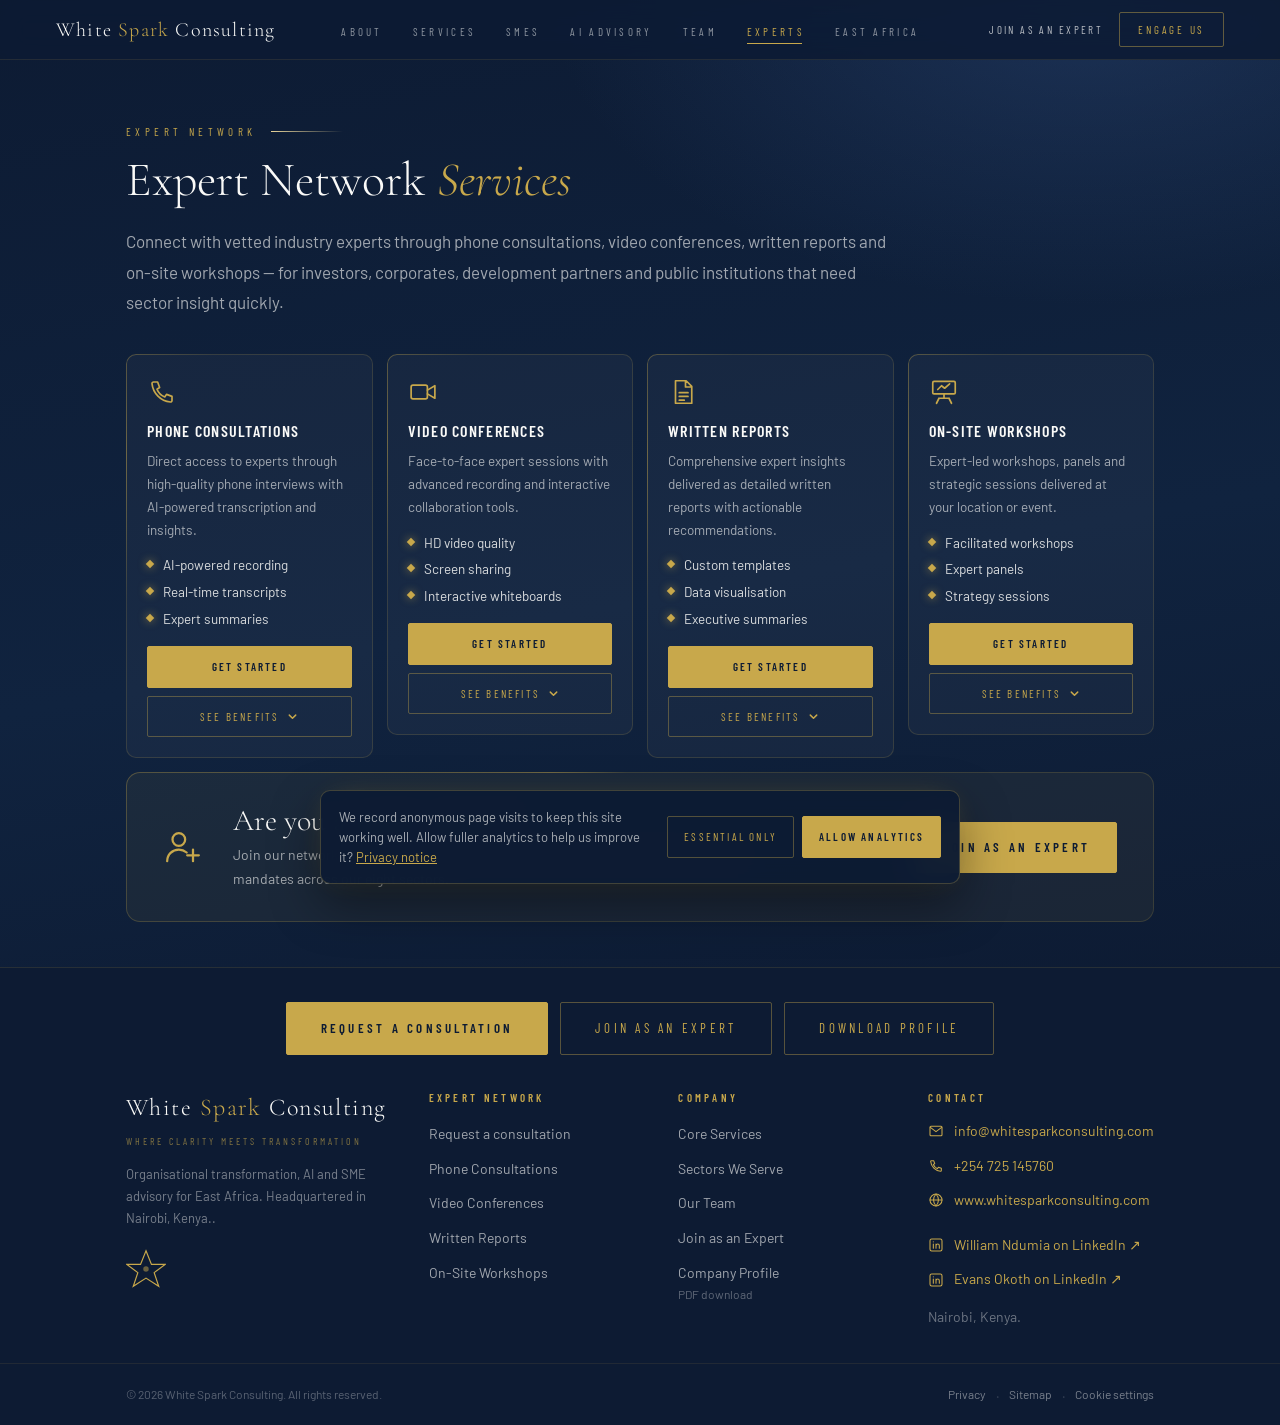
<file: experts/index.html>
<!DOCTYPE html>
<html lang="en-KE">
<head>
<meta charset="utf-8">
<meta name="viewport" content="width=device-width, initial-scale=1, viewport-fit=cover">
<title>Expert Network Services | White Spark Consulting</title>
<meta name="description" content="Connect with vetted industry experts through phone consultations, video conferences, written reports and on-site workshops. Sector specialists can apply to join the network.">
<meta name="robots" content="index, follow, max-image-preview:large">
<link rel="canonical" href="https://www.whitesparkconsulting.com/experts/">
<meta name="theme-color" content="#0D1B33">
<meta property="og:type" content="website">
<meta property="og:site_name" content="White Spark Consulting">
<meta property="og:title" content="Expert Network Services | White Spark Consulting">
<meta property="og:description" content="Connect with vetted industry experts through phone consultations, video conferences, written reports and on-site workshops. Sector specialists can apply to join the network.">
<meta property="og:url" content="https://www.whitesparkconsulting.com/experts/">
<meta property="og:image" content="https://www.whitesparkconsulting.com/assets/img/og-image.jpg">
<meta property="og:image:width" content="1200"><meta property="og:image:height" content="630">
<meta property="og:locale" content="en_KE">
<meta name="twitter:card" content="summary_large_image">
<link rel="icon" href="/favicon.svg" type="image/svg+xml">
<link rel="icon" href="/favicon.ico" sizes="any">
<link rel="apple-touch-icon" href="/assets/img/apple-touch-icon.png">
<link rel="manifest" href="/site.webmanifest">
<link rel="preconnect" href="https://fonts.googleapis.com">
<link rel="preconnect" href="https://fonts.gstatic.com" crossorigin>
<link rel="preconnect" href="https://blveufcpnigfhvrphkhv.supabase.co" crossorigin>
<link href="https://fonts.googleapis.com/css2?family=Cormorant+Garamond:ital,wght@0,300;0,400;0,600;1,300;1,400&family=Barlow:wght@300;400;500;600&family=Barlow+Condensed:wght@300;400;600;700&display=swap" rel="stylesheet">
<link rel="stylesheet" href="/assets/css/style.css">
</head>
<body id="top">
<svg width="0" height="0" style="position:absolute" aria-hidden="true">
  <defs>
    <symbol id="i-gov" viewBox="0 0 24 24"><path d="M3 20h18M4 17h16M5 17V10M9.5 17V10M14.5 17V10M19 17V10M3 10h18L12 4z"/></symbol>
    <symbol id="i-bank" viewBox="0 0 24 24"><rect x="3" y="6" width="18" height="12" rx="1"/><circle cx="12" cy="12" r="2.6"/><path d="M6.5 9.5v5M17.5 9.5v5"/></symbol>
    <symbol id="i-store" viewBox="0 0 24 24"><path d="M4 10v10h16V10M3 10l2-6h14l2 6zM3 10a3 3 0 006 0 3 3 0 006 0 3 3 0 006 0M10 20v-5h4v5"/></symbol>
    <symbol id="i-globe" viewBox="0 0 24 24"><circle cx="12" cy="12" r="9"/><path d="M3 12h18M12 3c2.6 2.7 3.8 5.7 3.8 9s-1.2 6.3-3.8 9c-2.6-2.7-3.8-5.7-3.8-9S9.4 5.7 12 3z"/></symbol>
    <symbol id="i-tower" viewBox="0 0 24 24"><path d="M5 21V7l7-4 7 4v14M3 21h18M9 21v-4h6v4M9 9h.01M12 9h.01M15 9h.01M9 13h.01M12 13h.01M15 13h.01"/></symbol>
    <symbol id="i-ruler" viewBox="0 0 24 24"><path d="M3 17L17 3l4 4L7 21zM7 13l2 2M10 10l2 2M13 7l2 2"/></symbol>
    <symbol id="i-chart" viewBox="0 0 24 24"><path d="M4 20V4M4 20h16M8 16v-4M12 16V8M16 16v-6M20 7l-5-3"/></symbol>
    <symbol id="i-people" viewBox="0 0 24 24"><circle cx="9" cy="8" r="3.2"/><path d="M3 20c0-3.3 2.7-6 6-6s6 2.7 6 6M16 5a3 3 0 010 6M18 14c1.9.8 3 2.9 3 6"/></symbol>
    <symbol id="i-chip" viewBox="0 0 24 24"><rect x="6" y="6" width="12" height="12" rx="1.5"/><path d="M9 9h6v6H9zM9 2v4M15 2v4M9 18v4M15 18v4M2 9h4M2 15h4M18 9h4M18 15h4"/></symbol>
    <symbol id="i-seal" viewBox="0 0 24 24"><circle cx="12" cy="9" r="6"/><path d="M9 14l-2 7 5-3 5 3-2-7M9.5 9l1.8 1.8L14.8 7.5"/></symbol>
    <symbol id="i-target" viewBox="0 0 24 24"><circle cx="12" cy="12" r="9"/><circle cx="12" cy="12" r="5"/><circle cx="12" cy="12" r="1.2"/><path d="M12 12l7-7M16 5h3v3"/></symbol>
    <symbol id="i-case" viewBox="0 0 24 24"><rect x="3" y="7" width="18" height="13" rx="1.5"/><path d="M9 7V4h6v3M3 12.5h18M11 12.5v2h2v-2"/></symbol>
    <symbol id="i-crane" viewBox="0 0 24 24"><path d="M3 21h18M5 21V9h6v12M11 13h5v8M7.5 12v.01M7.5 15v.01M7.5 18v.01M13.5 16v.01M13.5 19v.01M5 9l6-5 9 2.5M18 6v5M17 11h2v2h-2z"/></symbol>
    <symbol id="i-bolt" viewBox="0 0 24 24"><path d="M13 2.5 4.5 13.5h6.5L10 21.5l8.5-11H12z"/></symbol>
    <symbol id="i-factory" viewBox="0 0 24 24"><path d="M3 21V11.5l5 3v-3l5 3v-3l5 3V4h3v17zM3 21h18M7 18h2M12 18h2M17 18h1.5"/></symbol>
    <symbol id="i-sprout" viewBox="0 0 24 24"><path d="M12 21v-8.5M12 12.5c0-4.3 3.1-7.5 8-7.5 0 4.3-3.1 7.5-8 7.5zM12 15c0-3.3-2.6-5.8-7-5.8 0 3.3 2.6 5.8 7 5.8zM6 21h12"/></symbol>
    <symbol id="i-health" viewBox="0 0 24 24"><path d="M12 20.5s-7.5-4.6-7.5-10.4A4.1 4.1 0 0 1 12 7.6a4.1 4.1 0 0 1 7.5 2.5c0 5.8-7.5 10.4-7.5 10.4z"/><path d="M12 10.3v5M9.5 12.8h5"/></symbol>
    <symbol id="i-phone" viewBox="0 0 24 24"><path d="M5.2 4h3.3l1.6 4.4-2.1 1.4a11 11 0 0 0 6.2 6.2l1.4-2.1 4.4 1.6v3.3a1.2 1.2 0 0 1-1.3 1.2A16.5 16.5 0 0 1 4 5.3 1.2 1.2 0 0 1 5.2 4z"/></symbol>
    <symbol id="i-video" viewBox="0 0 24 24"><rect x="2.5" y="6.5" width="13" height="11" rx="1.5"/><path d="M15.5 10.5l6-3.5v10l-6-3.5"/></symbol>
    <symbol id="i-report" viewBox="0 0 24 24"><path d="M6 3h8.5L19 7.5V21H6zM14 3v5h5M9 12.5h7M9 15.5h7M9 18.5h4"/></symbol>
    <symbol id="i-workshop" viewBox="0 0 24 24"><rect x="3" y="3.5" width="18" height="10" rx="1"/><path d="M7 10l3-3 2.5 2 4-3.5M6 21l2-4M18 21l-2-4M12 13.5V17M8 17h8"/></symbol>
    <symbol id="i-expert" viewBox="0 0 24 24"><circle cx="9.5" cy="7.5" r="3.8"/><path d="M2.5 20.5c0-3.9 3.1-7 7-7 1.8 0 3.4.7 4.7 1.8M18 13.5v7M14.5 17h7"/></symbol>
    <symbol id="i-route" viewBox="0 0 24 24"><circle cx="6" cy="18" r="2.4"/><circle cx="18" cy="6" r="2.4"/><path d="M8.4 18H15a3 3 0 000-6H9a3 3 0 010-6h6.6"/></symbol>
  </defs>
</svg>
<a class="skip" href="#main">Skip to content</a>
<header class="topnav" id="nav">
  <a class="nav-brand" href="/" aria-label="White Spark Consulting, home">White <span>Spark</span> Consulting</a>
  <ul class="nav-links">
    <li><a href="/about/">About</a></li>
    <li><a href="/services/">Services</a></li>
    <li><a href="/sme/">SMEs</a></li>
    <li><a href="/ai-advisory/">AI Advisory</a></li>
    <li><a href="/team/">Team</a></li>
    <li><a href="/experts/" class="is-active" aria-current="page">Experts</a></li>
    <li><a href="/east-africa/">East Africa</a></li>
  </ul>
  <div class="nav-right">
    <a href="#join" class="nav-join" data-open-expert data-track="cta_click" data-label="join_nav">Join as an Expert</a>
    <a href="#enquiry" class="nav-cta" data-open-enquiry data-track="cta_click" data-label="nav">Engage Us</a>
    <button class="nav-toggle" type="button" aria-controls="mnav" aria-expanded="false" aria-label="Open menu">
      <svg class="i-open" viewBox="0 0 24 24" fill="none" stroke="currentColor" stroke-width="1.6" aria-hidden="true"><path d="M3 7h18M3 12h18M3 17h18"/></svg>
      <svg class="i-close" viewBox="0 0 24 24" fill="none" stroke="currentColor" stroke-width="1.6" aria-hidden="true" style="display:none"><path d="M6 6l12 12M18 6L6 18"/></svg>
    </button>
  </div>
</header>
<div class="mnav" id="mnav" hidden>
  <a href="/about/">About</a>
  <a href="/services/">Services</a>
  <a href="/sme/">SMEs</a>
  <a href="/ai-advisory/">AI Advisory</a>
  <a href="/team/">Team</a>
  <a href="/experts/" aria-current="page">Expert Network</a>
  <a href="/#process">How We Work</a>
  <a href="/east-africa/">East Africa</a>
  <a href="/#why">Why White Spark</a>
  <a href="#join" class="mnav-join" data-open-expert data-track="cta_click" data-label="join_nav_mobile">Join as an Expert</a>
  <a href="#enquiry" data-open-enquiry data-track="cta_click" data-label="nav_mobile">Engage Us</a>
</div>

<main id="main" class="subpage">
<!-- 06 EXPERT NETWORK -->
<section class="sec xn-sec" id="experts">
  <div class="inner">
    <div class="sec-label">Expert Network</div>
    <h2 class="sec-title">Expert Network <em>Services</em></h2>
    <p class="sec-intro">Connect with vetted industry experts through phone consultations, video conferences, written reports and on-site workshops — for investors, corporates, development partners and public institutions that need sector insight quickly.</p>

    <div class="xn-grid" data-stagger>
      <article class="xn-card c dk rv" id="xn-phone">
        <svg class="ico" aria-hidden="true"><use href="#i-phone"/></svg>
        <h3 class="xn-title">Phone Consultations</h3>
        <p class="xn-desc">Direct access to experts through high-quality phone interviews with AI-powered transcription and insights.</p>
        <ul class="xn-feats"><li>AI-powered recording</li><li>Real-time transcripts</li><li>Expert summaries</li></ul>
        <div class="xn-acts">
          <a href="#enquiry" class="btn-s gold" data-open-enquiry data-service="Expert phone consultation" data-track="cta_click" data-label="xn_phone">Get started</a>
          <button type="button" class="btn-s ghost xn-toggle" aria-expanded="false" aria-controls="xnb-phone"><span>See benefits</span><svg viewBox="0 0 12 12" aria-hidden="true"><path d="M2.5 4.5 6 8l3.5-3.5"/></svg></button>
        </div>
        <div class="xn-benefits" id="xnb-phone"><div class="xn-benefits-in"><h4>Key benefits</h4><ul>
          <li>Immediate expert access within hours</li><li>AI-enhanced conversation analysis</li><li>Detailed post-call reports</li><li>Secure communications</li><li>Global expert availability</li>
        </ul></div></div>
      </article>

      <article class="xn-card c dk rv" id="xn-video">
        <svg class="ico" aria-hidden="true"><use href="#i-video"/></svg>
        <h3 class="xn-title">Video Conferences</h3>
        <p class="xn-desc">Face-to-face expert sessions with advanced recording and interactive collaboration tools.</p>
        <ul class="xn-feats"><li>HD video quality</li><li>Screen sharing</li><li>Interactive whiteboards</li></ul>
        <div class="xn-acts">
          <a href="#enquiry" class="btn-s gold" data-open-enquiry data-service="Expert video conference" data-track="cta_click" data-label="xn_video">Get started</a>
          <button type="button" class="btn-s ghost xn-toggle" aria-expanded="false" aria-controls="xnb-video"><span>See benefits</span><svg viewBox="0 0 12 12" aria-hidden="true"><path d="M2.5 4.5 6 8l3.5-3.5"/></svg></button>
        </div>
        <div class="xn-benefits" id="xnb-video"><div class="xn-benefits-in"><h4>Key benefits</h4><ul>
          <li>Richer, face-to-face discussion with the expert</li><li>Walk through models, decks and data together</li><li>Recorded sessions for colleagues who can't attend</li><li>Structured agenda with follow-up notes</li><li>Scheduled across time zones</li>
        </ul></div></div>
      </article>

      <article class="xn-card c dk rv" id="xn-reports">
        <svg class="ico" aria-hidden="true"><use href="#i-report"/></svg>
        <h3 class="xn-title">Written Reports</h3>
        <p class="xn-desc">Comprehensive expert insights delivered as detailed written reports with actionable recommendations.</p>
        <ul class="xn-feats"><li>Custom templates</li><li>Data visualisation</li><li>Executive summaries</li></ul>
        <div class="xn-acts">
          <a href="#enquiry" class="btn-s gold" data-open-enquiry data-service="Expert written report" data-track="cta_click" data-label="xn_reports">Get started</a>
          <button type="button" class="btn-s ghost xn-toggle" aria-expanded="false" aria-controls="xnb-reports"><span>See benefits</span><svg viewBox="0 0 12 12" aria-hidden="true"><path d="M2.5 4.5 6 8l3.5-3.5"/></svg></button>
        </div>
        <div class="xn-benefits" id="xnb-reports"><div class="xn-benefits-in"><h4>Key benefits</h4><ul>
          <li>Answers written to your exact brief</li><li>Formatted for board, investment or management papers</li><li>Charts and data you can reuse</li><li>Clear, actionable recommendations</li><li>Reviewed by White Spark before delivery</li>
        </ul></div></div>
      </article>

      <article class="xn-card c dk rv" id="xn-workshops">
        <svg class="ico" aria-hidden="true"><use href="#i-workshop"/></svg>
        <h3 class="xn-title">On-Site Workshops</h3>
        <p class="xn-desc">Expert-led workshops, panels and strategic sessions delivered at your location or event.</p>
        <ul class="xn-feats"><li>Facilitated workshops</li><li>Expert panels</li><li>Strategy sessions</li></ul>
        <div class="xn-acts">
          <a href="#enquiry" class="btn-s gold" data-open-enquiry data-service="On-site workshop" data-track="cta_click" data-label="xn_workshops">Get started</a>
          <button type="button" class="btn-s ghost xn-toggle" aria-expanded="false" aria-controls="xnb-workshops"><span>See benefits</span><svg viewBox="0 0 12 12" aria-hidden="true"><path d="M2.5 4.5 6 8l3.5-3.5"/></svg></button>
        </div>
        <div class="xn-benefits" id="xnb-workshops"><div class="xn-benefits-in"><h4>Key benefits</h4><ul>
          <li>Experts in the room with your leadership team</li><li>Designed around your strategy question</li><li>Practical exercises and agreed action plans</li><li>Delivered across Kenya and East Africa</li><li>Post-session report with next steps</li>
        </ul></div></div>
      </article>
    </div>

    <div class="xn-join c dk rv">
      <svg class="ico" aria-hidden="true"><use href="#i-expert"/></svg>
      <div>
        <h3>Are you a sector expert?</h3>
        <p>Join our network of practitioners and specialists. We match vetted experts to client mandates across our eight sectors.</p>
      </div>
      <a href="#join" class="btn btn-gold" data-open-expert data-track="cta_click" data-label="join_section">Join as an Expert</a>
    </div>
  </div>
</section>

<!-- 09 ENGAGE US -->

</main>
<footer class="ft">
  <div class="ft-actions">
    <div class="cta-buttons">
      <a href="#enquiry" class="btn btn-gold" data-open-enquiry data-track="cta_click" data-label="request_consultation">Request a Consultation</a>
      <a href="#join" class="btn btn-line" data-open-expert data-track="cta_click" data-label="join_cta">Join as an Expert</a>
      <a href="/assets/docs/WhiteSparkConsulting_Profile_2025.pdf" class="btn btn-line" data-profile-link download>Download Profile</a>
    </div>
  </div>
  <div class="ft-grid">
    <div class="ft-brand">
      <a class="ft-brand-name" href="#top">White <span>Spark</span> Consulting</a>
      <div class="ft-tagline">Where Clarity Meets Transformation</div>
      <p class="ft-blurb">Organisational transformation, AI and SME advisory for East Africa. Headquartered in Nairobi, Kenya..</p>
      <a class="ft-star" href="#top" aria-label="Back to top">
        <svg viewBox="0 0 44 44" width="40" height="40" fill="none" aria-hidden="true"><polygon points="22,2 28,17 43,17 31,26 36,41 22,32 8,41 13,26 1,17 16,17" fill="none" stroke="#C8A84B" stroke-width="1.3"/><circle cx="22" cy="22" r="3" fill="#C8A84B" opacity="0.5"/></svg>
      </a>
    </div>
    <nav class="ft-col" aria-label="Expert Network services">
      <h2 class="ft-h">Expert Network</h2>
      <ul>
        <li><a href="#enquiry" data-open-enquiry data-track="cta_click" data-label="footer">Request a consultation</a></li>
        <li><a href="/experts/#xn-phone">Phone Consultations</a></li>
        <li><a href="/experts/#xn-video">Video Conferences</a></li>
        <li><a href="/experts/#xn-reports">Written Reports</a></li>
        <li><a href="/experts/#xn-workshops">On-Site Workshops</a></li>
      </ul>
    </nav>
    <nav class="ft-col" aria-label="Company">
      <h2 class="ft-h">Company</h2>
      <ul>
        <li><a href="/services/">Core Services</a></li>
        <li><a href="/services/#sectors">Sectors We Serve</a></li>
        <li><a href="/team/">Our Team</a></li>
        <li><a href="#join" data-open-expert data-track="cta_click" data-label="join_footer">Join as an Expert</a></li>
        <li><a href="/assets/docs/WhiteSparkConsulting_Profile_2025.pdf" data-profile-link download>Company Profile <small>PDF download</small></a></li>
      </ul>
    </nav>
    <div class="ft-col">
      <h2 class="ft-h">Contact</h2>
      <ul class="cta-lines">
        <li><a href="mailto:info@whitesparkconsulting.com" data-cfg-email data-track="cta_click" data-label="email"><svg class="ci" viewBox="0 0 24 24" aria-hidden="true" focusable="false"><rect x="3" y="5" width="18" height="14" rx="1.5"/><path d="m3.5 6.5 8.5 6.5 8.5-6.5"/></svg><span data-cfg-email-text>info@whitesparkconsulting.com</span></a></li>
        <li><a href="tel:+254725145760" data-cfg-tel data-track="cta_click" data-label="phone"><svg class="ci" viewBox="0 0 24 24" aria-hidden="true" focusable="false"><path d="M5.2 4h3.3l1.6 4.4-2.1 1.4a11 11 0 0 0 6.2 6.2l1.4-2.1 4.4 1.6v3.3a1.2 1.2 0 0 1-1.3 1.2A16.5 16.5 0 0 1 4 5.3 1.2 1.2 0 0 1 5.2 4z"/></svg><span data-cfg-phone-text>+254 725 145760</span></a></li>
        <li><a href="https://www.whitesparkconsulting.com"><svg class="ci" viewBox="0 0 24 24" aria-hidden="true" focusable="false"><circle cx="12" cy="12" r="9"/><path d="M3 12h18M12 3c2.4 2.6 3.7 5.6 3.7 9s-1.3 6.4-3.7 9c-2.4-2.6-3.7-5.6-3.7-9S9.6 5.6 12 3z"/></svg><span>www.whitesparkconsulting.com</span></a></li>
        <li class="li li-first"><a href="https://www.linkedin.com/in/william-ndumia-b1385337/" target="_blank" rel="noopener" data-track="outbound" data-label="linkedin_william"><svg class="ci" viewBox="0 0 24 24" aria-hidden="true" focusable="false"><rect x="3" y="3" width="18" height="18" rx="2.5"/><path d="M8 10.5V17M8 7.2v.1M12 17v-6.5M12 13.5c0-1.7 1-3 2.5-3S17 11.6 17 13.3V17"/></svg><span>William Ndumia on LinkedIn ↗</span></a></li>
        <li class="li"><a href="https://www.linkedin.com/in/evans-otieno-okoth-46592884/" target="_blank" rel="noopener" data-track="outbound" data-label="linkedin_evans"><svg class="ci" viewBox="0 0 24 24" aria-hidden="true" focusable="false"><rect x="3" y="3" width="18" height="18" rx="2.5"/><path d="M8 10.5V17M8 7.2v.1M12 17v-6.5M12 13.5c0-1.7 1-3 2.5-3S17 11.6 17 13.3V17"/></svg><span>Evans Okoth on LinkedIn ↗</span></a></li>
        
        <li><span class="ft-col-plain">Nairobi, Kenya.</span></li>
      </ul>
    </div>
  </div>
  <div class="ft-bar"><div class="ft-bar-in">
    <p class="ft-copy">© <span data-year>2026</span> White Spark Consulting. All rights reserved.</p>
    <p class="ft-links"><a href="/privacy.html">Privacy</a><span>·</span><a href="/sitemap.html">Sitemap</a><span>·</span><button type="button" data-cookie-settings>Cookie settings</button></p>
  </div></div>
</footer>

<dialog class="enq-modal" id="enq-modal" aria-labelledby="enq-title">
  <div class="enq c dk">
    <button class="enq-close" type="button" data-close-enquiry data-close-modal aria-label="Close"><svg viewBox="0 0 24 24" fill="none" stroke="currentColor" stroke-width="1.6" aria-hidden="true"><path d="M6 6l12 12M18 6L6 18"/></svg></button>
    <div class="enq-head">
      <h2 class="enq-title" id="enq-title">Request a <em>Consultation</em></h2>
      <p class="enq-note">Response within one business day.</p>
    </div>

    <form id="enquiry" novalidate>
      <div class="f-grid">
        <label class="fld"><span>Full name</span><input name="full_name" autocomplete="name" required minlength="2" maxlength="120" placeholder="Jane Wanjiku"></label>
        <label class="fld"><span>Email</span><input name="email" type="email" autocomplete="email" inputmode="email" required maxlength="254" placeholder="jane@company.co.ke"></label>
        <label class="fld"><span>Phone <em>optional</em></span><input name="phone" type="tel" autocomplete="tel" inputmode="tel" maxlength="40" placeholder="+254 7…"></label>
        <label class="fld"><span>Organisation <em>optional</em></span><input name="organisation" autocomplete="organization" maxlength="160" placeholder="Company or institution"></label>
        <label class="fld"><span>You are</span><select name="client_segment" required><option value="" selected disabled>Select</option><option>Government &amp; public sector</option><option>Financial institution</option><option>SME / growth business</option><option>Development organisation</option><option>Corporate / multinational</option><option>Other</option></select></label>
        <label class="fld"><span>Interested in</span><select name="service_interest" required><option value="" selected disabled>Select</option><option>Organisational design &amp; restructuring</option><option>Strategic change management</option><option>Leadership development &amp; culture</option><option>Digital &amp; AI transformation</option><option>Performance &amp; operating model</option><option>HR &amp; talent transformation</option><option>SME advisory</option><option>AI consultancy</option><optgroup label="Expert Network"><option>Expert phone consultation</option><option>Expert video conference</option><option>Expert written report</option><option>On-site workshop</option></optgroup><option>Other</option></select></label>
        <label class="fld f-full"><span>How can we help?</span><textarea name="message" required minlength="10" maxlength="5000" rows="5" placeholder="A few lines on the challenge, the team involved and what success looks like."></textarea><small class="count" aria-live="polite">0 / 5000</small></label>
      </div>

      <details class="more">
        <summary>Add project details <em>optional</em></summary>
        <div class="f-grid f-pairs">
          <label class="fld"><span>Country</span><select name="country"><option value="">Select</option><option>Kenya</option><option>Uganda</option><option>Tanzania</option><option>Rwanda</option><option>Ethiopia</option><option>South Sudan</option><option>DRC</option><option>Mozambique</option><option>Other</option></select></label>
          <label class="fld"><span>Industry</span><input name="sector" maxlength="80" placeholder="e.g. Agribusiness"></label>
          <label class="fld"><span>Timeline</span><select name="timeline"><option value="">Select</option><option>Immediately</option><option>Within 1–3 months</option><option>Within 3–6 months</option><option>Exploring options</option></select></label>
          <label class="fld"><span>Budget</span><select name="budget_range"><option value="">Select</option><option>Under KES 500k</option><option>KES 500k – 2M</option><option>KES 2M – 10M</option><option>Above KES 10M</option><option>Other</option></select></label>
          <fieldset class="fld f-full seg"><legend>Preferred reply</legend>
            <div class="seg-opts">
              <label><input type="radio" name="preferred_contact" value="email" checked><span>Email</span></label>
              <label><input type="radio" name="preferred_contact" value="phone"><span>Phone</span></label>
              <label><input type="radio" name="preferred_contact" value="whatsapp"><span>WhatsApp</span></label>
            </div>
          </fieldset>
          <label class="fld f-full file"><input type="file" name="attachment" accept=".pdf,.doc,.docx,.ppt,.pptx,.xlsx,.jpg,.jpeg,.png"><span class="file-ui"><b>Attach</b><span class="file-name">A brief (PDF, Word, PowerPoint, Excel or image, up to 10 MB)</span></span></label>
        </div>
      </details>

      <label class="hp" aria-hidden="true">Website<input name="website" tabindex="-1" autocomplete="off"></label>
      <label class="consent"><input type="checkbox" name="consent_given" required><span>I agree that White Spark Consulting may use these details to respond to my enquiry, as set out in the <a href="/privacy.html">privacy notice</a>.</span></label>
      <p class="f-msg" role="status" aria-live="polite"></p>
      <button class="btn btn-gold f-submit" type="submit"><span class="b-txt">Send Enquiry</span></button>
    </form>

    <div class="sent" id="sent" hidden tabindex="-1">
      <span class="sent-mark"><svg viewBox="0 0 24 24" fill="none" stroke="currentColor" stroke-width="1.8" aria-hidden="true"><path d="M5 12.5l4.5 4.5L19 7.5"/></svg></span>
      <h3>Enquiry received.</h3>
      <p>Thank you. A senior consultant will reply to <b data-sent-email></b> shortly.</p>
      <button class="btn-s ghost" type="button" data-reset>Send another enquiry</button>
    </div>
  </div>
</dialog>

<dialog class="enq-modal xp-modal" id="xp-modal" aria-labelledby="xp-title">
  <div class="enq c dk">
    <button class="enq-close" type="button" data-close-modal aria-label="Close"><svg viewBox="0 0 24 24" fill="none" stroke="currentColor" stroke-width="1.6" aria-hidden="true"><path d="M6 6l12 12M18 6L6 18"/></svg></button>
    <div class="enq-head">
      <h2 class="enq-title" id="xp-title">Join as an <em>Expert</em></h2>
      <p class="enq-note">We review every profile and contact you.</p>
    </div>

    <form id="expert" novalidate>
      <fieldset class="f-sec">
        <legend class="f-legend"><b>1</b> General Information</legend>
        <div class="f-grid">
          <fieldset class="fld f-full seg"><legend>Salutation<span class="req" aria-hidden="true">*</span></legend>
            <div class="seg-opts sal">
              <label><input type="radio" name="salutation" value="Mr" required><span>Mr</span></label>
              <label><input type="radio" name="salutation" value="Ms"><span>Ms</span></label>
              <label><input type="radio" name="salutation" value="Mrs"><span>Mrs</span></label>
              <label><input type="radio" name="salutation" value="Dr"><span>Dr</span></label>
              <label><input type="radio" name="salutation" value="Prof"><span>Prof</span></label>
            </div>
          </fieldset>
          <label class="fld"><span>First name<b class="req" aria-hidden="true">*</b></span><input name="first_name" autocomplete="given-name" required maxlength="60" placeholder="Jane"></label>
          <label class="fld"><span>Last name<b class="req" aria-hidden="true">*</b></span><input name="last_name" autocomplete="family-name" required maxlength="60" placeholder="Wanjiku"></label>
          <label class="fld f-full"><span>Email<b class="req" aria-hidden="true">*</b></span><input name="email" type="email" autocomplete="email" inputmode="email" required maxlength="254" placeholder="jane@example.com"></label>
        </div>
      </fieldset>

      <fieldset class="f-sec">
        <legend class="f-legend"><b>2</b> Contacts</legend>
        <div class="f-grid">
          <div class="f-full phone-row">
            <label class="fld"><span>Country code<b class="req" aria-hidden="true">*</b></span><select name="country_code" autocomplete="tel-country-code" required><option value="+254" selected>Kenya (+254)</option><option value="+256">Uganda (+256)</option><option value="+255">Tanzania (+255)</option><option value="+250">Rwanda (+250)</option><option value="+257">Burundi (+257)</option><option value="+251">Ethiopia (+251)</option><option value="+211">South Sudan (+211)</option><option value="+252">Somalia (+252)</option><option value="+243">DRC (+243)</option><option value="+258">Mozambique (+258)</option><option value="+260">Zambia (+260)</option><option value="+265">Malawi (+265)</option><option value="+263">Zimbabwe (+263)</option><option value="+27">South Africa (+27)</option><option value="+234">Nigeria (+234)</option><option value="+233">Ghana (+233)</option><option value="+20">Egypt (+20)</option><option value="+212">Morocco (+212)</option><option value="+44">United Kingdom (+44)</option><option value="+353">Ireland (+353)</option><option value="+49">Germany (+49)</option><option value="+33">France (+33)</option><option value="+31">Netherlands (+31)</option><option value="+32">Belgium (+32)</option><option value="+41">Switzerland (+41)</option><option value="+46">Sweden (+46)</option><option value="+1">United States / Canada (+1)</option><option value="+971">United Arab Emirates (+971)</option><option value="+966">Saudi Arabia (+966)</option><option value="+974">Qatar (+974)</option><option value="+91">India (+91)</option><option value="+86">China (+86)</option><option value="+61">Australia (+61)</option></select></label>
            <label class="fld"><span>Primary phone<b class="req" aria-hidden="true">*</b></span><input name="primary_phone" type="tel" autocomplete="tel-national" inputmode="tel" required maxlength="20" placeholder="712 345 678"></label>
          </div>
          <label class="fld"><span>Secondary phone <em>optional</em></span><input name="secondary_phone" type="tel" inputmode="tel" maxlength="20" placeholder="Same country code"></label>
          <label class="fld"><span>LinkedIn <em>optional</em></span><input name="linkedin_url" type="url" inputmode="url" maxlength="300" placeholder="linkedin.com/in/…"></label>
        </div>
      </fieldset>

      <fieldset class="f-sec">
        <legend class="f-legend"><b>3</b> Experience</legend>
        <div class="f-grid">
          <label class="fld"><span>Primary sector <em>optional</em></span><select name="sector"><option value="">Select</option><option>Government &amp; Public Sector</option><option>Banking, Microfinance &amp; Financial Services</option><option>Construction, Infrastructure &amp; Real Estate</option><option>Oil, Gas, Energy &amp; Utilities</option><option>Manufacturing &amp; Industrial</option><option>Agriculture, Agribusiness &amp; Food</option><option>ICT, Telecom, Digital &amp; Fintech</option><option>Healthcare, Pharmaceuticals &amp; Development</option><option>Other</option></select></label>
          <div class="fld rate-fld"><span id="rate-lbl">Your hourly consulting rate<b class="req" aria-hidden="true">*</b></span>
            <div class="rate-row">
              <input name="hourly_rate" type="number" inputmode="decimal" min="1" max="999999" step="any" required aria-labelledby="rate-lbl" placeholder="e.g. 150">
              <select name="rate_currency" aria-label="Currency"><option selected>USD</option><option>KES</option><option>EUR</option><option>GBP</option></select>
            </div>
          </div>
          <label class="fld f-full"><span>Work history<b class="req" aria-hidden="true">*</b></span><textarea name="work_history" required minlength="30" maxlength="8000" rows="5" placeholder="Your roles, organisations and years, most recent first. Include the sectors and markets you know best."></textarea><small class="count" aria-live="polite">0 / 8000</small></label>
          <label class="fld f-full file cv-file"><span>Biography (CV)<b class="req" aria-hidden="true">*</b></span><input type="file" name="cv" accept=".pdf,.doc,.docx,application/pdf,application/msword,application/vnd.openxmlformats-officedocument.wordprocessingml.document" required><span class="file-ui"><b>Upload CV</b><span class="file-name">Choose a file</span></span><small class="f-hint">Please only upload files with extensions doc, docx or pdf. Maximum 10 MB.</small></label>
        </div>
      </fieldset>

      <label class="hp" aria-hidden="true">Website<input name="website" tabindex="-1" autocomplete="off"></label>
      <label class="consent"><input type="checkbox" name="consent_given" required><span>I agree that White Spark Consulting may store my details and CV to assess my application and contact me about suitable mandates, as set out in the <a href="/privacy.html">privacy notice</a>.</span></label>
      <p class="f-msg" role="status" aria-live="polite"></p>
      <button class="btn btn-gold f-submit" type="submit"><span class="b-txt">Submit application</span></button>
    </form>

    <div class="sent" id="xp-sent" hidden tabindex="-1">
      <span class="sent-mark"><svg viewBox="0 0 24 24" fill="none" stroke="currentColor" stroke-width="1.8" aria-hidden="true"><path d="M5 12.5l4.5 4.5L19 7.5"/></svg></span>
      <h3>Application received.</h3>
      <p>Thank you. We'll review your profile and contact <b data-sent-email></b> when a mandate matches your expertise.</p>
      <button class="btn-s ghost" type="button" data-reset>Submit another application</button>
    </div>
  </div>
</dialog>

<div class="cookie" id="cookie" role="dialog" aria-live="polite" aria-label="Analytics preferences" hidden>
  <p>We record anonymous page visits to keep this site working well. Allow fuller analytics to help us improve it? <a href="/privacy.html">Privacy notice</a></p>
  <div class="cookie-b">
    <button type="button" class="btn-s ghost" data-consent="rejected">Essential only</button>
    <button type="button" class="btn-s gold" data-consent="accepted">Allow analytics</button>
  </div>
</div>
<script src="/assets/js/config.js"></script>
<script src="/assets/js/app.js" defer></script>
</body>
</html>
</file>
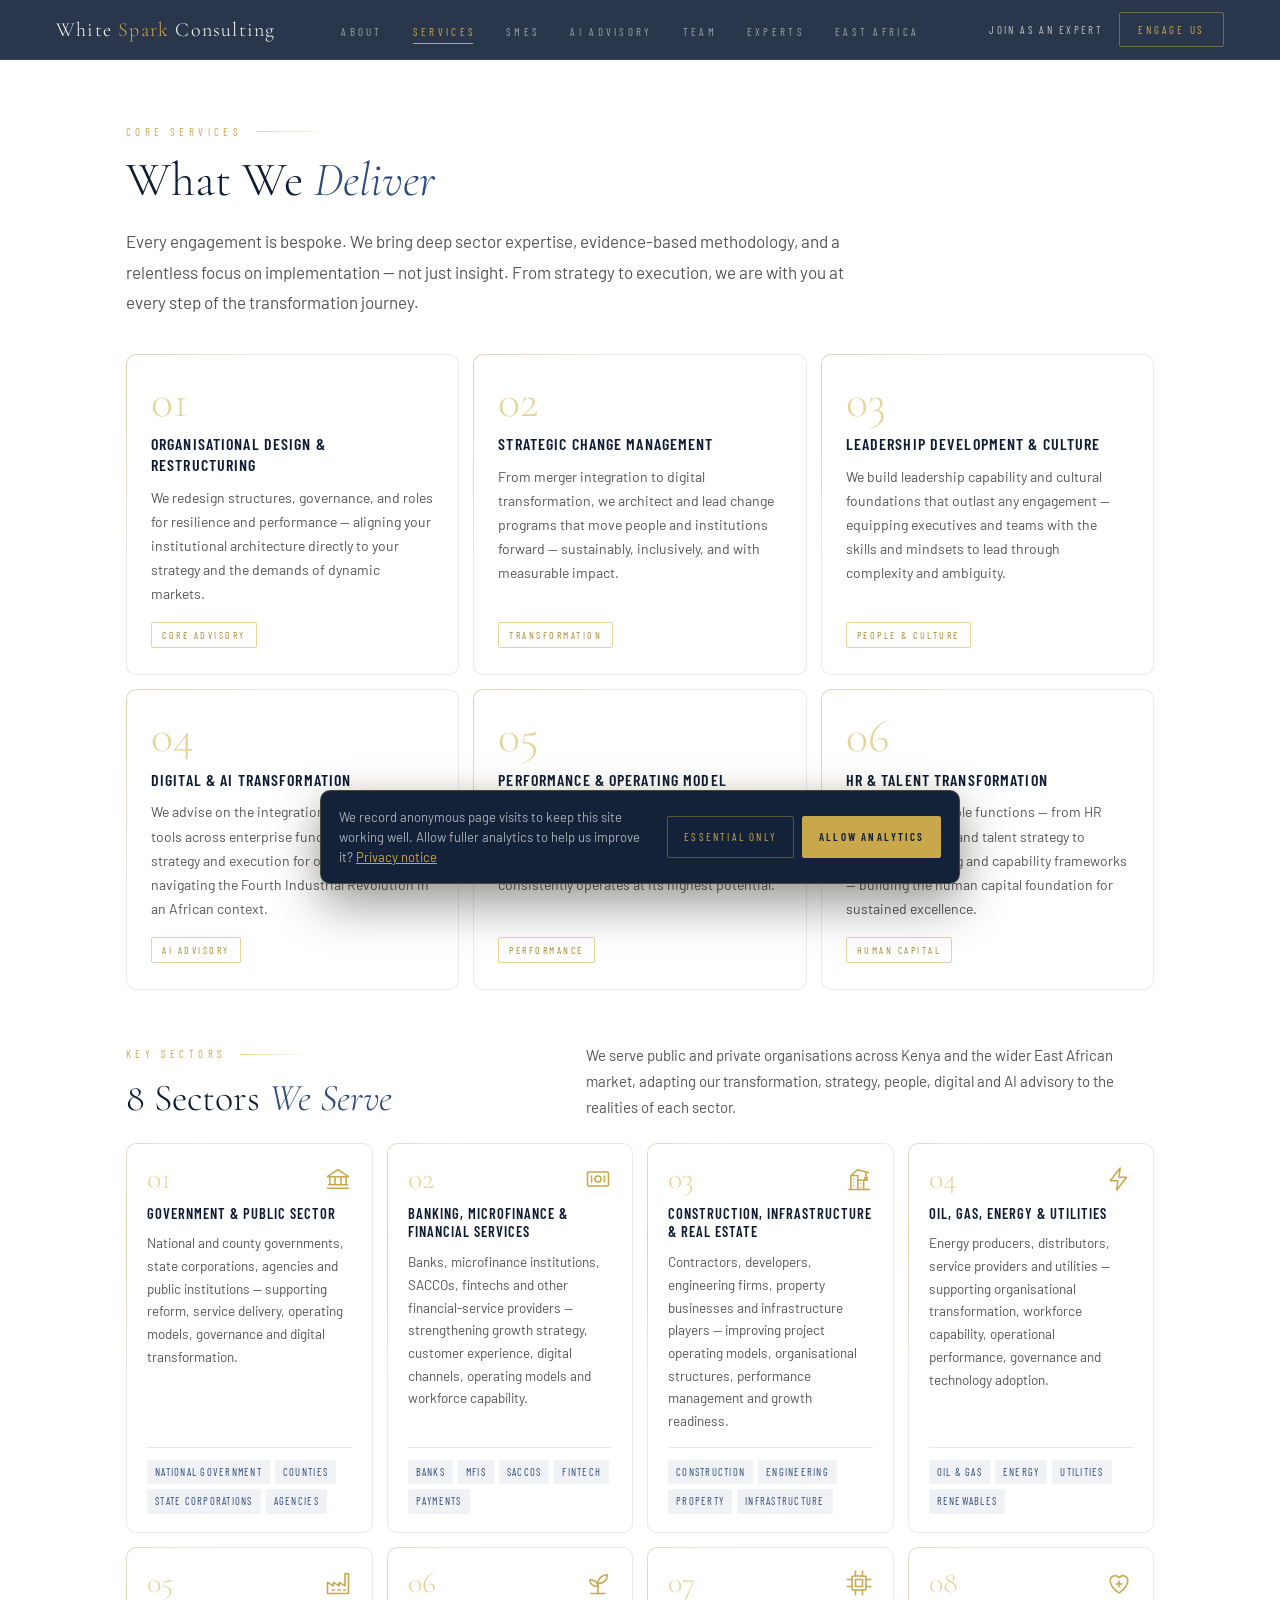
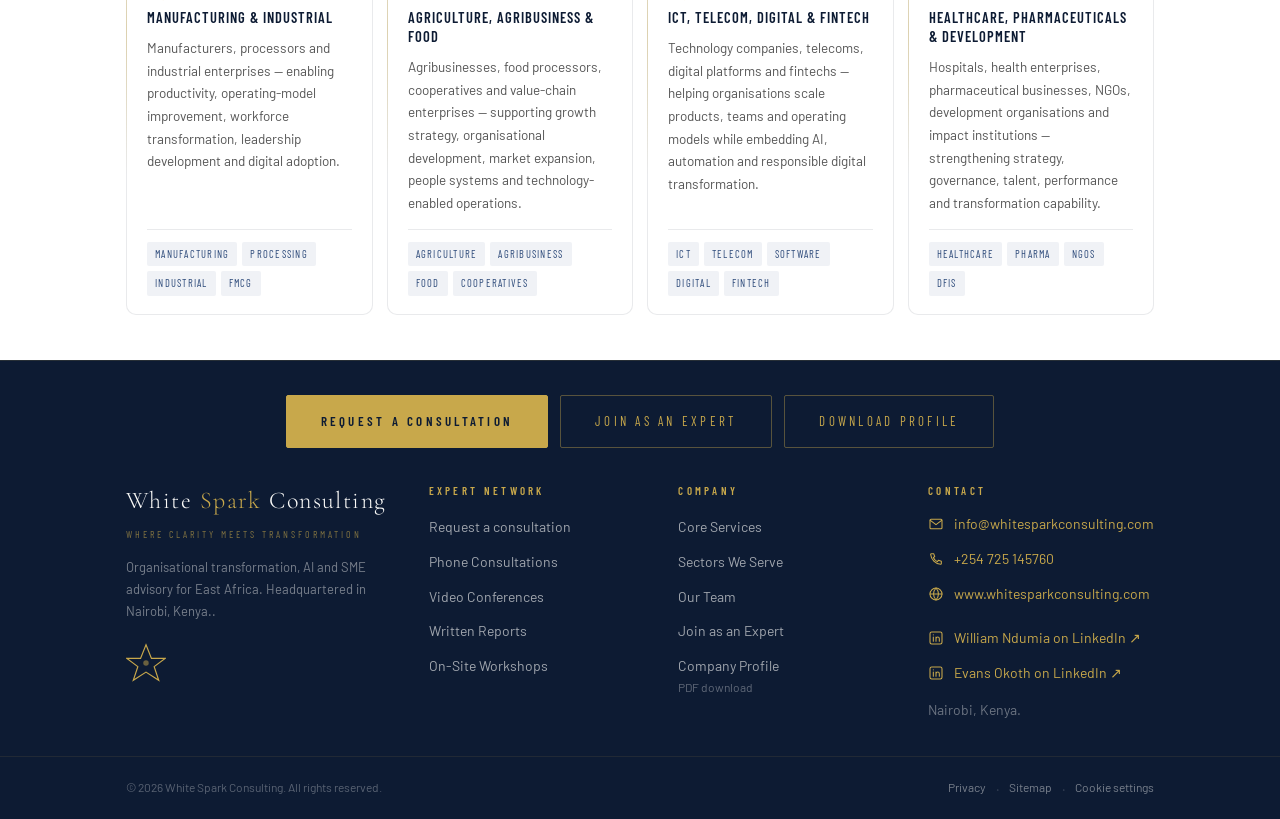
<file: services/index.html>
<!DOCTYPE html>
<html lang="en-KE">
<head>
<meta charset="utf-8">
<meta name="viewport" content="width=device-width, initial-scale=1, viewport-fit=cover">
<title>Core Services &amp; 8 Sectors We Serve | White Spark Consulting</title>
<meta name="description" content="Organisational design, change management, leadership, digital and AI transformation, performance and HR advisory across eight key sectors in Kenya and East Africa.">
<meta name="robots" content="index, follow, max-image-preview:large">
<link rel="canonical" href="https://www.whitesparkconsulting.com/services/">
<meta name="theme-color" content="#0D1B33">
<meta property="og:type" content="website">
<meta property="og:site_name" content="White Spark Consulting">
<meta property="og:title" content="Core Services &amp; 8 Sectors We Serve | White Spark Consulting">
<meta property="og:description" content="Organisational design, change management, leadership, digital and AI transformation, performance and HR advisory across eight key sectors in Kenya and East Africa.">
<meta property="og:url" content="https://www.whitesparkconsulting.com/services/">
<meta property="og:image" content="https://www.whitesparkconsulting.com/assets/img/og-image.jpg">
<meta property="og:image:width" content="1200"><meta property="og:image:height" content="630">
<meta property="og:locale" content="en_KE">
<meta name="twitter:card" content="summary_large_image">
<link rel="icon" href="/favicon.svg" type="image/svg+xml">
<link rel="icon" href="/favicon.ico" sizes="any">
<link rel="apple-touch-icon" href="/assets/img/apple-touch-icon.png">
<link rel="manifest" href="/site.webmanifest">
<link rel="preconnect" href="https://fonts.googleapis.com">
<link rel="preconnect" href="https://fonts.gstatic.com" crossorigin>
<link rel="preconnect" href="https://blveufcpnigfhvrphkhv.supabase.co" crossorigin>
<link href="https://fonts.googleapis.com/css2?family=Cormorant+Garamond:ital,wght@0,300;0,400;0,600;1,300;1,400&family=Barlow:wght@300;400;500;600&family=Barlow+Condensed:wght@300;400;600;700&display=swap" rel="stylesheet">
<link rel="stylesheet" href="/assets/css/style.css">
</head>
<body id="top">
<svg width="0" height="0" style="position:absolute" aria-hidden="true">
  <defs>
    <symbol id="i-gov" viewBox="0 0 24 24"><path d="M3 20h18M4 17h16M5 17V10M9.5 17V10M14.5 17V10M19 17V10M3 10h18L12 4z"/></symbol>
    <symbol id="i-bank" viewBox="0 0 24 24"><rect x="3" y="6" width="18" height="12" rx="1"/><circle cx="12" cy="12" r="2.6"/><path d="M6.5 9.5v5M17.5 9.5v5"/></symbol>
    <symbol id="i-store" viewBox="0 0 24 24"><path d="M4 10v10h16V10M3 10l2-6h14l2 6zM3 10a3 3 0 006 0 3 3 0 006 0 3 3 0 006 0M10 20v-5h4v5"/></symbol>
    <symbol id="i-globe" viewBox="0 0 24 24"><circle cx="12" cy="12" r="9"/><path d="M3 12h18M12 3c2.6 2.7 3.8 5.7 3.8 9s-1.2 6.3-3.8 9c-2.6-2.7-3.8-5.7-3.8-9S9.4 5.7 12 3z"/></symbol>
    <symbol id="i-tower" viewBox="0 0 24 24"><path d="M5 21V7l7-4 7 4v14M3 21h18M9 21v-4h6v4M9 9h.01M12 9h.01M15 9h.01M9 13h.01M12 13h.01M15 13h.01"/></symbol>
    <symbol id="i-ruler" viewBox="0 0 24 24"><path d="M3 17L17 3l4 4L7 21zM7 13l2 2M10 10l2 2M13 7l2 2"/></symbol>
    <symbol id="i-chart" viewBox="0 0 24 24"><path d="M4 20V4M4 20h16M8 16v-4M12 16V8M16 16v-6M20 7l-5-3"/></symbol>
    <symbol id="i-people" viewBox="0 0 24 24"><circle cx="9" cy="8" r="3.2"/><path d="M3 20c0-3.3 2.7-6 6-6s6 2.7 6 6M16 5a3 3 0 010 6M18 14c1.9.8 3 2.9 3 6"/></symbol>
    <symbol id="i-chip" viewBox="0 0 24 24"><rect x="6" y="6" width="12" height="12" rx="1.5"/><path d="M9 9h6v6H9zM9 2v4M15 2v4M9 18v4M15 18v4M2 9h4M2 15h4M18 9h4M18 15h4"/></symbol>
    <symbol id="i-seal" viewBox="0 0 24 24"><circle cx="12" cy="9" r="6"/><path d="M9 14l-2 7 5-3 5 3-2-7M9.5 9l1.8 1.8L14.8 7.5"/></symbol>
    <symbol id="i-target" viewBox="0 0 24 24"><circle cx="12" cy="12" r="9"/><circle cx="12" cy="12" r="5"/><circle cx="12" cy="12" r="1.2"/><path d="M12 12l7-7M16 5h3v3"/></symbol>
    <symbol id="i-case" viewBox="0 0 24 24"><rect x="3" y="7" width="18" height="13" rx="1.5"/><path d="M9 7V4h6v3M3 12.5h18M11 12.5v2h2v-2"/></symbol>
    <symbol id="i-crane" viewBox="0 0 24 24"><path d="M3 21h18M5 21V9h6v12M11 13h5v8M7.5 12v.01M7.5 15v.01M7.5 18v.01M13.5 16v.01M13.5 19v.01M5 9l6-5 9 2.5M18 6v5M17 11h2v2h-2z"/></symbol>
    <symbol id="i-bolt" viewBox="0 0 24 24"><path d="M13 2.5 4.5 13.5h6.5L10 21.5l8.5-11H12z"/></symbol>
    <symbol id="i-factory" viewBox="0 0 24 24"><path d="M3 21V11.5l5 3v-3l5 3v-3l5 3V4h3v17zM3 21h18M7 18h2M12 18h2M17 18h1.5"/></symbol>
    <symbol id="i-sprout" viewBox="0 0 24 24"><path d="M12 21v-8.5M12 12.5c0-4.3 3.1-7.5 8-7.5 0 4.3-3.1 7.5-8 7.5zM12 15c0-3.3-2.6-5.8-7-5.8 0 3.3 2.6 5.8 7 5.8zM6 21h12"/></symbol>
    <symbol id="i-health" viewBox="0 0 24 24"><path d="M12 20.5s-7.5-4.6-7.5-10.4A4.1 4.1 0 0 1 12 7.6a4.1 4.1 0 0 1 7.5 2.5c0 5.8-7.5 10.4-7.5 10.4z"/><path d="M12 10.3v5M9.5 12.8h5"/></symbol>
    <symbol id="i-phone" viewBox="0 0 24 24"><path d="M5.2 4h3.3l1.6 4.4-2.1 1.4a11 11 0 0 0 6.2 6.2l1.4-2.1 4.4 1.6v3.3a1.2 1.2 0 0 1-1.3 1.2A16.5 16.5 0 0 1 4 5.3 1.2 1.2 0 0 1 5.2 4z"/></symbol>
    <symbol id="i-video" viewBox="0 0 24 24"><rect x="2.5" y="6.5" width="13" height="11" rx="1.5"/><path d="M15.5 10.5l6-3.5v10l-6-3.5"/></symbol>
    <symbol id="i-report" viewBox="0 0 24 24"><path d="M6 3h8.5L19 7.5V21H6zM14 3v5h5M9 12.5h7M9 15.5h7M9 18.5h4"/></symbol>
    <symbol id="i-workshop" viewBox="0 0 24 24"><rect x="3" y="3.5" width="18" height="10" rx="1"/><path d="M7 10l3-3 2.5 2 4-3.5M6 21l2-4M18 21l-2-4M12 13.5V17M8 17h8"/></symbol>
    <symbol id="i-expert" viewBox="0 0 24 24"><circle cx="9.5" cy="7.5" r="3.8"/><path d="M2.5 20.5c0-3.9 3.1-7 7-7 1.8 0 3.4.7 4.7 1.8M18 13.5v7M14.5 17h7"/></symbol>
    <symbol id="i-route" viewBox="0 0 24 24"><circle cx="6" cy="18" r="2.4"/><circle cx="18" cy="6" r="2.4"/><path d="M8.4 18H15a3 3 0 000-6H9a3 3 0 010-6h6.6"/></symbol>
  </defs>
</svg>
<a class="skip" href="#main">Skip to content</a>
<header class="topnav" id="nav">
  <a class="nav-brand" href="/" aria-label="White Spark Consulting, home">White <span>Spark</span> Consulting</a>
  <ul class="nav-links">
    <li><a href="/about/">About</a></li>
    <li><a href="/services/" class="is-active" aria-current="page">Services</a></li>
    <li><a href="/sme/">SMEs</a></li>
    <li><a href="/ai-advisory/">AI Advisory</a></li>
    <li><a href="/team/">Team</a></li>
    <li><a href="/experts/">Experts</a></li>
    <li><a href="/east-africa/">East Africa</a></li>
  </ul>
  <div class="nav-right">
    <a href="#join" class="nav-join" data-open-expert data-track="cta_click" data-label="join_nav">Join as an Expert</a>
    <a href="#enquiry" class="nav-cta" data-open-enquiry data-track="cta_click" data-label="nav">Engage Us</a>
    <button class="nav-toggle" type="button" aria-controls="mnav" aria-expanded="false" aria-label="Open menu">
      <svg class="i-open" viewBox="0 0 24 24" fill="none" stroke="currentColor" stroke-width="1.6" aria-hidden="true"><path d="M3 7h18M3 12h18M3 17h18"/></svg>
      <svg class="i-close" viewBox="0 0 24 24" fill="none" stroke="currentColor" stroke-width="1.6" aria-hidden="true" style="display:none"><path d="M6 6l12 12M18 6L6 18"/></svg>
    </button>
  </div>
</header>
<div class="mnav" id="mnav" hidden>
  <a href="/about/">About</a>
  <a href="/services/" aria-current="page">Services</a>
  <a href="/sme/">SMEs</a>
  <a href="/ai-advisory/">AI Advisory</a>
  <a href="/team/">Team</a>
  <a href="/experts/">Expert Network</a>
  <a href="/#process">How We Work</a>
  <a href="/east-africa/">East Africa</a>
  <a href="/#why">Why White Spark</a>
  <a href="#join" class="mnav-join" data-open-expert data-track="cta_click" data-label="join_nav_mobile">Join as an Expert</a>
  <a href="#enquiry" data-open-enquiry data-track="cta_click" data-label="nav_mobile">Engage Us</a>
</div>

<main id="main" class="subpage">
<!-- 02 SERVICES -->
<section class="sec services-sec" id="services">
  <div class="inner">
    <div class="sec-label">Core Services</div>
    <h2 class="sec-title">What We <em>Deliver</em></h2>
    <p class="sec-intro">Every engagement is bespoke. We bring deep sector expertise, evidence-based methodology, and a relentless focus on implementation — not just insight. From strategy to execution, we are with you at every step of the transformation journey.</p>

    <div class="services-grid" data-stagger>
      <div class="svc c rv">
        <div class="svc-head"><div class="svc-num">01</div><h3 class="svc-title">Organisational Design &amp; Restructuring</h3></div>
        <div class="svc-desc">We redesign structures, governance, and roles for resilience and performance — aligning your institutional architecture directly to your strategy and the demands of dynamic markets.</div>
        <span class="svc-tag">Core Advisory</span>
      </div>
      <div class="svc c rv">
        <div class="svc-head"><div class="svc-num">02</div><h3 class="svc-title">Strategic Change Management</h3></div>
        <div class="svc-desc">From merger integration to digital transformation, we architect and lead change programs that move people and institutions forward — sustainably, inclusively, and with measurable impact.</div>
        <span class="svc-tag">Transformation</span>
      </div>
      <div class="svc c rv">
        <div class="svc-head"><div class="svc-num">03</div><h3 class="svc-title">Leadership Development &amp; Culture</h3></div>
        <div class="svc-desc">We build leadership capability and cultural foundations that outlast any engagement — equipping executives and teams with the skills and mindsets to lead through complexity and ambiguity.</div>
        <span class="svc-tag">People &amp; Culture</span>
      </div>
      <div class="svc c rv">
        <div class="svc-head"><div class="svc-num">04</div><h3 class="svc-title">Digital &amp; AI Transformation</h3></div>
        <div class="svc-desc">We advise on the integration of AI and digital tools across enterprise functions — bridging strategy and execution for organisations navigating the Fourth Industrial Revolution in an African context.</div>
        <span class="svc-tag">AI Advisory</span>
      </div>
      <div class="svc c rv">
        <div class="svc-head"><div class="svc-num">05</div><h3 class="svc-title">Performance &amp; Operating Model</h3></div>
        <div class="svc-desc">We optimise operating models, governance frameworks, and performance management systems — ensuring your institution consistently operates at its highest potential.</div>
        <span class="svc-tag">Performance</span>
      </div>
      <div class="svc c rv">
        <div class="svc-head"><div class="svc-num">06</div><h3 class="svc-title">HR &amp; Talent Transformation</h3></div>
        <div class="svc-desc">We reimagine people functions — from HR operating models and talent strategy to workforce planning and capability frameworks — building the human capital foundation for sustained excellence.</div>
        <span class="svc-tag">Human Capital</span>
      </div>
    </div>

    <!-- SECTORS WE SERVE -->
    <div class="sectors-head" id="sectors">
      <div>
        <div class="sec-label">Key Sectors</div>
        <h3 class="sectors-title">8 Sectors <em>We Serve</em></h3>
      </div>
      <p class="sectors-intro">We serve public and private organisations across Kenya and the wider East African market, adapting our transformation, strategy, people, digital and AI advisory to the realities of each sector.</p>
    </div>
    <div class="sectors-grid" data-stagger>
      <article class="sector c rv">
        <div class="sector-top"><span class="sector-num">01</span><svg class="ico" aria-hidden="true"><use href="#i-gov"/></svg></div>
        <h4 class="sector-name">Government &amp; Public Sector</h4>
        <p class="sector-desc">National and county governments, state corporations, agencies and public institutions — supporting reform, service delivery, operating models, governance and digital transformation.</p>
        <ul class="sector-tags" aria-label="Includes"><li>National Government</li><li>Counties</li><li>State Corporations</li><li>Agencies</li></ul>
      </article>
      <article class="sector c rv">
        <div class="sector-top"><span class="sector-num">02</span><svg class="ico" aria-hidden="true"><use href="#i-bank"/></svg></div>
        <h4 class="sector-name">Banking, Microfinance &amp; Financial Services</h4>
        <p class="sector-desc">Banks, microfinance institutions, SACCOs, fintechs and other financial-service providers — strengthening growth strategy, customer experience, digital channels, operating models and workforce capability.</p>
        <ul class="sector-tags" aria-label="Includes"><li>Banks</li><li>MFIs</li><li>SACCOs</li><li>Fintech</li><li>Payments</li></ul>
      </article>
      <article class="sector c rv">
        <div class="sector-top"><span class="sector-num">03</span><svg class="ico" aria-hidden="true"><use href="#i-crane"/></svg></div>
        <h4 class="sector-name">Construction, Infrastructure &amp; Real Estate</h4>
        <p class="sector-desc">Contractors, developers, engineering firms, property businesses and infrastructure players — improving project operating models, organisational structures, performance management and growth readiness.</p>
        <ul class="sector-tags" aria-label="Includes"><li>Construction</li><li>Engineering</li><li>Property</li><li>Infrastructure</li></ul>
      </article>
      <article class="sector c rv">
        <div class="sector-top"><span class="sector-num">04</span><svg class="ico" aria-hidden="true"><use href="#i-bolt"/></svg></div>
        <h4 class="sector-name">Oil, Gas, Energy &amp; Utilities</h4>
        <p class="sector-desc">Energy producers, distributors, service providers and utilities — supporting organisational transformation, workforce capability, operational performance, governance and technology adoption.</p>
        <ul class="sector-tags" aria-label="Includes"><li>Oil &amp; Gas</li><li>Energy</li><li>Utilities</li><li>Renewables</li></ul>
      </article>
      <article class="sector c rv">
        <div class="sector-top"><span class="sector-num">05</span><svg class="ico" aria-hidden="true"><use href="#i-factory"/></svg></div>
        <h4 class="sector-name">Manufacturing &amp; Industrial</h4>
        <p class="sector-desc">Manufacturers, processors and industrial enterprises — enabling productivity, operating-model improvement, workforce transformation, leadership development and digital adoption.</p>
        <ul class="sector-tags" aria-label="Includes"><li>Manufacturing</li><li>Processing</li><li>Industrial</li><li>FMCG</li></ul>
      </article>
      <article class="sector c rv">
        <div class="sector-top"><span class="sector-num">06</span><svg class="ico" aria-hidden="true"><use href="#i-sprout"/></svg></div>
        <h4 class="sector-name">Agriculture, Agribusiness &amp; Food</h4>
        <p class="sector-desc">Agribusinesses, food processors, cooperatives and value-chain enterprises — supporting growth strategy, organisational development, market expansion, people systems and technology-enabled operations.</p>
        <ul class="sector-tags" aria-label="Includes"><li>Agriculture</li><li>Agribusiness</li><li>Food</li><li>Cooperatives</li></ul>
      </article>
      <article class="sector c rv">
        <div class="sector-top"><span class="sector-num">07</span><svg class="ico" aria-hidden="true"><use href="#i-chip"/></svg></div>
        <h4 class="sector-name">ICT, Telecom, Digital &amp; Fintech</h4>
        <p class="sector-desc">Technology companies, telecoms, digital platforms and fintechs — helping organisations scale products, teams and operating models while embedding AI, automation and responsible digital transformation.</p>
        <ul class="sector-tags" aria-label="Includes"><li>ICT</li><li>Telecom</li><li>Software</li><li>Digital</li><li>Fintech</li></ul>
      </article>
      <article class="sector c rv">
        <div class="sector-top"><span class="sector-num">08</span><svg class="ico" aria-hidden="true"><use href="#i-health"/></svg></div>
        <h4 class="sector-name">Healthcare, Pharmaceuticals &amp; Development</h4>
        <p class="sector-desc">Hospitals, health enterprises, pharmaceutical businesses, NGOs, development organisations and impact institutions — strengthening strategy, governance, talent, performance and transformation capability.</p>
        <ul class="sector-tags" aria-label="Includes"><li>Healthcare</li><li>Pharma</li><li>NGOs</li><li>DFIs</li></ul>
      </article>
    </div>
  </div>
</section>

</main>
<footer class="ft">
  <div class="ft-actions">
    <div class="cta-buttons">
      <a href="#enquiry" class="btn btn-gold" data-open-enquiry data-track="cta_click" data-label="request_consultation">Request a Consultation</a>
      <a href="#join" class="btn btn-line" data-open-expert data-track="cta_click" data-label="join_cta">Join as an Expert</a>
      <a href="/assets/docs/WhiteSparkConsulting_Profile_2025.pdf" class="btn btn-line" data-profile-link download>Download Profile</a>
    </div>
  </div>
  <div class="ft-grid">
    <div class="ft-brand">
      <a class="ft-brand-name" href="#top">White <span>Spark</span> Consulting</a>
      <div class="ft-tagline">Where Clarity Meets Transformation</div>
      <p class="ft-blurb">Organisational transformation, AI and SME advisory for East Africa. Headquartered in Nairobi, Kenya..</p>
      <a class="ft-star" href="#top" aria-label="Back to top">
        <svg viewBox="0 0 44 44" width="40" height="40" fill="none" aria-hidden="true"><polygon points="22,2 28,17 43,17 31,26 36,41 22,32 8,41 13,26 1,17 16,17" fill="none" stroke="#C8A84B" stroke-width="1.3"/><circle cx="22" cy="22" r="3" fill="#C8A84B" opacity="0.5"/></svg>
      </a>
    </div>
    <nav class="ft-col" aria-label="Expert Network services">
      <h2 class="ft-h">Expert Network</h2>
      <ul>
        <li><a href="#enquiry" data-open-enquiry data-track="cta_click" data-label="footer">Request a consultation</a></li>
        <li><a href="/experts/#xn-phone">Phone Consultations</a></li>
        <li><a href="/experts/#xn-video">Video Conferences</a></li>
        <li><a href="/experts/#xn-reports">Written Reports</a></li>
        <li><a href="/experts/#xn-workshops">On-Site Workshops</a></li>
      </ul>
    </nav>
    <nav class="ft-col" aria-label="Company">
      <h2 class="ft-h">Company</h2>
      <ul>
        <li><a href="/services/">Core Services</a></li>
        <li><a href="/services/#sectors">Sectors We Serve</a></li>
        <li><a href="/team/">Our Team</a></li>
        <li><a href="#join" data-open-expert data-track="cta_click" data-label="join_footer">Join as an Expert</a></li>
        <li><a href="/assets/docs/WhiteSparkConsulting_Profile_2025.pdf" data-profile-link download>Company Profile <small>PDF download</small></a></li>
      </ul>
    </nav>
    <div class="ft-col">
      <h2 class="ft-h">Contact</h2>
      <ul class="cta-lines">
        <li><a href="mailto:info@whitesparkconsulting.com" data-cfg-email data-track="cta_click" data-label="email"><svg class="ci" viewBox="0 0 24 24" aria-hidden="true" focusable="false"><rect x="3" y="5" width="18" height="14" rx="1.5"/><path d="m3.5 6.5 8.5 6.5 8.5-6.5"/></svg><span data-cfg-email-text>info@whitesparkconsulting.com</span></a></li>
        <li><a href="tel:+254725145760" data-cfg-tel data-track="cta_click" data-label="phone"><svg class="ci" viewBox="0 0 24 24" aria-hidden="true" focusable="false"><path d="M5.2 4h3.3l1.6 4.4-2.1 1.4a11 11 0 0 0 6.2 6.2l1.4-2.1 4.4 1.6v3.3a1.2 1.2 0 0 1-1.3 1.2A16.5 16.5 0 0 1 4 5.3 1.2 1.2 0 0 1 5.2 4z"/></svg><span data-cfg-phone-text>+254 725 145760</span></a></li>
        <li><a href="https://www.whitesparkconsulting.com"><svg class="ci" viewBox="0 0 24 24" aria-hidden="true" focusable="false"><circle cx="12" cy="12" r="9"/><path d="M3 12h18M12 3c2.4 2.6 3.7 5.6 3.7 9s-1.3 6.4-3.7 9c-2.4-2.6-3.7-5.6-3.7-9S9.6 5.6 12 3z"/></svg><span>www.whitesparkconsulting.com</span></a></li>
        <li class="li li-first"><a href="https://www.linkedin.com/in/william-ndumia-b1385337/" target="_blank" rel="noopener" data-track="outbound" data-label="linkedin_william"><svg class="ci" viewBox="0 0 24 24" aria-hidden="true" focusable="false"><rect x="3" y="3" width="18" height="18" rx="2.5"/><path d="M8 10.5V17M8 7.2v.1M12 17v-6.5M12 13.5c0-1.7 1-3 2.5-3S17 11.6 17 13.3V17"/></svg><span>William Ndumia on LinkedIn ↗</span></a></li>
        <li class="li"><a href="https://www.linkedin.com/in/evans-otieno-okoth-46592884/" target="_blank" rel="noopener" data-track="outbound" data-label="linkedin_evans"><svg class="ci" viewBox="0 0 24 24" aria-hidden="true" focusable="false"><rect x="3" y="3" width="18" height="18" rx="2.5"/><path d="M8 10.5V17M8 7.2v.1M12 17v-6.5M12 13.5c0-1.7 1-3 2.5-3S17 11.6 17 13.3V17"/></svg><span>Evans Okoth on LinkedIn ↗</span></a></li>
        
        <li><span class="ft-col-plain">Nairobi, Kenya.</span></li>
      </ul>
    </div>
  </div>
  <div class="ft-bar"><div class="ft-bar-in">
    <p class="ft-copy">© <span data-year>2026</span> White Spark Consulting. All rights reserved.</p>
    <p class="ft-links"><a href="/privacy.html">Privacy</a><span>·</span><a href="/sitemap.html">Sitemap</a><span>·</span><button type="button" data-cookie-settings>Cookie settings</button></p>
  </div></div>
</footer>

<dialog class="enq-modal" id="enq-modal" aria-labelledby="enq-title">
  <div class="enq c dk">
    <button class="enq-close" type="button" data-close-enquiry data-close-modal aria-label="Close"><svg viewBox="0 0 24 24" fill="none" stroke="currentColor" stroke-width="1.6" aria-hidden="true"><path d="M6 6l12 12M18 6L6 18"/></svg></button>
    <div class="enq-head">
      <h2 class="enq-title" id="enq-title">Request a <em>Consultation</em></h2>
      <p class="enq-note">Response within one business day.</p>
    </div>

    <form id="enquiry" novalidate>
      <div class="f-grid">
        <label class="fld"><span>Full name</span><input name="full_name" autocomplete="name" required minlength="2" maxlength="120" placeholder="Jane Wanjiku"></label>
        <label class="fld"><span>Email</span><input name="email" type="email" autocomplete="email" inputmode="email" required maxlength="254" placeholder="jane@company.co.ke"></label>
        <label class="fld"><span>Phone <em>optional</em></span><input name="phone" type="tel" autocomplete="tel" inputmode="tel" maxlength="40" placeholder="+254 7…"></label>
        <label class="fld"><span>Organisation <em>optional</em></span><input name="organisation" autocomplete="organization" maxlength="160" placeholder="Company or institution"></label>
        <label class="fld"><span>You are</span><select name="client_segment" required><option value="" selected disabled>Select</option><option>Government &amp; public sector</option><option>Financial institution</option><option>SME / growth business</option><option>Development organisation</option><option>Corporate / multinational</option><option>Other</option></select></label>
        <label class="fld"><span>Interested in</span><select name="service_interest" required><option value="" selected disabled>Select</option><option>Organisational design &amp; restructuring</option><option>Strategic change management</option><option>Leadership development &amp; culture</option><option>Digital &amp; AI transformation</option><option>Performance &amp; operating model</option><option>HR &amp; talent transformation</option><option>SME advisory</option><option>AI consultancy</option><optgroup label="Expert Network"><option>Expert phone consultation</option><option>Expert video conference</option><option>Expert written report</option><option>On-site workshop</option></optgroup><option>Other</option></select></label>
        <label class="fld f-full"><span>How can we help?</span><textarea name="message" required minlength="10" maxlength="5000" rows="5" placeholder="A few lines on the challenge, the team involved and what success looks like."></textarea><small class="count" aria-live="polite">0 / 5000</small></label>
      </div>

      <details class="more">
        <summary>Add project details <em>optional</em></summary>
        <div class="f-grid f-pairs">
          <label class="fld"><span>Country</span><select name="country"><option value="">Select</option><option>Kenya</option><option>Uganda</option><option>Tanzania</option><option>Rwanda</option><option>Ethiopia</option><option>South Sudan</option><option>DRC</option><option>Mozambique</option><option>Other</option></select></label>
          <label class="fld"><span>Industry</span><input name="sector" maxlength="80" placeholder="e.g. Agribusiness"></label>
          <label class="fld"><span>Timeline</span><select name="timeline"><option value="">Select</option><option>Immediately</option><option>Within 1–3 months</option><option>Within 3–6 months</option><option>Exploring options</option></select></label>
          <label class="fld"><span>Budget</span><select name="budget_range"><option value="">Select</option><option>Under KES 500k</option><option>KES 500k – 2M</option><option>KES 2M – 10M</option><option>Above KES 10M</option><option>Other</option></select></label>
          <fieldset class="fld f-full seg"><legend>Preferred reply</legend>
            <div class="seg-opts">
              <label><input type="radio" name="preferred_contact" value="email" checked><span>Email</span></label>
              <label><input type="radio" name="preferred_contact" value="phone"><span>Phone</span></label>
              <label><input type="radio" name="preferred_contact" value="whatsapp"><span>WhatsApp</span></label>
            </div>
          </fieldset>
          <label class="fld f-full file"><input type="file" name="attachment" accept=".pdf,.doc,.docx,.ppt,.pptx,.xlsx,.jpg,.jpeg,.png"><span class="file-ui"><b>Attach</b><span class="file-name">A brief (PDF, Word, PowerPoint, Excel or image, up to 10 MB)</span></span></label>
        </div>
      </details>

      <label class="hp" aria-hidden="true">Website<input name="website" tabindex="-1" autocomplete="off"></label>
      <label class="consent"><input type="checkbox" name="consent_given" required><span>I agree that White Spark Consulting may use these details to respond to my enquiry, as set out in the <a href="/privacy.html">privacy notice</a>.</span></label>
      <p class="f-msg" role="status" aria-live="polite"></p>
      <button class="btn btn-gold f-submit" type="submit"><span class="b-txt">Send Enquiry</span></button>
    </form>

    <div class="sent" id="sent" hidden tabindex="-1">
      <span class="sent-mark"><svg viewBox="0 0 24 24" fill="none" stroke="currentColor" stroke-width="1.8" aria-hidden="true"><path d="M5 12.5l4.5 4.5L19 7.5"/></svg></span>
      <h3>Enquiry received.</h3>
      <p>Thank you. A senior consultant will reply to <b data-sent-email></b> shortly.</p>
      <button class="btn-s ghost" type="button" data-reset>Send another enquiry</button>
    </div>
  </div>
</dialog>

<dialog class="enq-modal xp-modal" id="xp-modal" aria-labelledby="xp-title">
  <div class="enq c dk">
    <button class="enq-close" type="button" data-close-modal aria-label="Close"><svg viewBox="0 0 24 24" fill="none" stroke="currentColor" stroke-width="1.6" aria-hidden="true"><path d="M6 6l12 12M18 6L6 18"/></svg></button>
    <div class="enq-head">
      <h2 class="enq-title" id="xp-title">Join as an <em>Expert</em></h2>
      <p class="enq-note">We review every profile and contact you.</p>
    </div>

    <form id="expert" novalidate>
      <fieldset class="f-sec">
        <legend class="f-legend"><b>1</b> General Information</legend>
        <div class="f-grid">
          <fieldset class="fld f-full seg"><legend>Salutation<span class="req" aria-hidden="true">*</span></legend>
            <div class="seg-opts sal">
              <label><input type="radio" name="salutation" value="Mr" required><span>Mr</span></label>
              <label><input type="radio" name="salutation" value="Ms"><span>Ms</span></label>
              <label><input type="radio" name="salutation" value="Mrs"><span>Mrs</span></label>
              <label><input type="radio" name="salutation" value="Dr"><span>Dr</span></label>
              <label><input type="radio" name="salutation" value="Prof"><span>Prof</span></label>
            </div>
          </fieldset>
          <label class="fld"><span>First name<b class="req" aria-hidden="true">*</b></span><input name="first_name" autocomplete="given-name" required maxlength="60" placeholder="Jane"></label>
          <label class="fld"><span>Last name<b class="req" aria-hidden="true">*</b></span><input name="last_name" autocomplete="family-name" required maxlength="60" placeholder="Wanjiku"></label>
          <label class="fld f-full"><span>Email<b class="req" aria-hidden="true">*</b></span><input name="email" type="email" autocomplete="email" inputmode="email" required maxlength="254" placeholder="jane@example.com"></label>
        </div>
      </fieldset>

      <fieldset class="f-sec">
        <legend class="f-legend"><b>2</b> Contacts</legend>
        <div class="f-grid">
          <div class="f-full phone-row">
            <label class="fld"><span>Country code<b class="req" aria-hidden="true">*</b></span><select name="country_code" autocomplete="tel-country-code" required><option value="+254" selected>Kenya (+254)</option><option value="+256">Uganda (+256)</option><option value="+255">Tanzania (+255)</option><option value="+250">Rwanda (+250)</option><option value="+257">Burundi (+257)</option><option value="+251">Ethiopia (+251)</option><option value="+211">South Sudan (+211)</option><option value="+252">Somalia (+252)</option><option value="+243">DRC (+243)</option><option value="+258">Mozambique (+258)</option><option value="+260">Zambia (+260)</option><option value="+265">Malawi (+265)</option><option value="+263">Zimbabwe (+263)</option><option value="+27">South Africa (+27)</option><option value="+234">Nigeria (+234)</option><option value="+233">Ghana (+233)</option><option value="+20">Egypt (+20)</option><option value="+212">Morocco (+212)</option><option value="+44">United Kingdom (+44)</option><option value="+353">Ireland (+353)</option><option value="+49">Germany (+49)</option><option value="+33">France (+33)</option><option value="+31">Netherlands (+31)</option><option value="+32">Belgium (+32)</option><option value="+41">Switzerland (+41)</option><option value="+46">Sweden (+46)</option><option value="+1">United States / Canada (+1)</option><option value="+971">United Arab Emirates (+971)</option><option value="+966">Saudi Arabia (+966)</option><option value="+974">Qatar (+974)</option><option value="+91">India (+91)</option><option value="+86">China (+86)</option><option value="+61">Australia (+61)</option></select></label>
            <label class="fld"><span>Primary phone<b class="req" aria-hidden="true">*</b></span><input name="primary_phone" type="tel" autocomplete="tel-national" inputmode="tel" required maxlength="20" placeholder="712 345 678"></label>
          </div>
          <label class="fld"><span>Secondary phone <em>optional</em></span><input name="secondary_phone" type="tel" inputmode="tel" maxlength="20" placeholder="Same country code"></label>
          <label class="fld"><span>LinkedIn <em>optional</em></span><input name="linkedin_url" type="url" inputmode="url" maxlength="300" placeholder="linkedin.com/in/…"></label>
        </div>
      </fieldset>

      <fieldset class="f-sec">
        <legend class="f-legend"><b>3</b> Experience</legend>
        <div class="f-grid">
          <label class="fld"><span>Primary sector <em>optional</em></span><select name="sector"><option value="">Select</option><option>Government &amp; Public Sector</option><option>Banking, Microfinance &amp; Financial Services</option><option>Construction, Infrastructure &amp; Real Estate</option><option>Oil, Gas, Energy &amp; Utilities</option><option>Manufacturing &amp; Industrial</option><option>Agriculture, Agribusiness &amp; Food</option><option>ICT, Telecom, Digital &amp; Fintech</option><option>Healthcare, Pharmaceuticals &amp; Development</option><option>Other</option></select></label>
          <div class="fld rate-fld"><span id="rate-lbl">Your hourly consulting rate<b class="req" aria-hidden="true">*</b></span>
            <div class="rate-row">
              <input name="hourly_rate" type="number" inputmode="decimal" min="1" max="999999" step="any" required aria-labelledby="rate-lbl" placeholder="e.g. 150">
              <select name="rate_currency" aria-label="Currency"><option selected>USD</option><option>KES</option><option>EUR</option><option>GBP</option></select>
            </div>
          </div>
          <label class="fld f-full"><span>Work history<b class="req" aria-hidden="true">*</b></span><textarea name="work_history" required minlength="30" maxlength="8000" rows="5" placeholder="Your roles, organisations and years, most recent first. Include the sectors and markets you know best."></textarea><small class="count" aria-live="polite">0 / 8000</small></label>
          <label class="fld f-full file cv-file"><span>Biography (CV)<b class="req" aria-hidden="true">*</b></span><input type="file" name="cv" accept=".pdf,.doc,.docx,application/pdf,application/msword,application/vnd.openxmlformats-officedocument.wordprocessingml.document" required><span class="file-ui"><b>Upload CV</b><span class="file-name">Choose a file</span></span><small class="f-hint">Please only upload files with extensions doc, docx or pdf. Maximum 10 MB.</small></label>
        </div>
      </fieldset>

      <label class="hp" aria-hidden="true">Website<input name="website" tabindex="-1" autocomplete="off"></label>
      <label class="consent"><input type="checkbox" name="consent_given" required><span>I agree that White Spark Consulting may store my details and CV to assess my application and contact me about suitable mandates, as set out in the <a href="/privacy.html">privacy notice</a>.</span></label>
      <p class="f-msg" role="status" aria-live="polite"></p>
      <button class="btn btn-gold f-submit" type="submit"><span class="b-txt">Submit application</span></button>
    </form>

    <div class="sent" id="xp-sent" hidden tabindex="-1">
      <span class="sent-mark"><svg viewBox="0 0 24 24" fill="none" stroke="currentColor" stroke-width="1.8" aria-hidden="true"><path d="M5 12.5l4.5 4.5L19 7.5"/></svg></span>
      <h3>Application received.</h3>
      <p>Thank you. We'll review your profile and contact <b data-sent-email></b> when a mandate matches your expertise.</p>
      <button class="btn-s ghost" type="button" data-reset>Submit another application</button>
    </div>
  </div>
</dialog>

<div class="cookie" id="cookie" role="dialog" aria-live="polite" aria-label="Analytics preferences" hidden>
  <p>We record anonymous page visits to keep this site working well. Allow fuller analytics to help us improve it? <a href="/privacy.html">Privacy notice</a></p>
  <div class="cookie-b">
    <button type="button" class="btn-s ghost" data-consent="rejected">Essential only</button>
    <button type="button" class="btn-s gold" data-consent="accepted">Allow analytics</button>
  </div>
</div>
<script src="/assets/js/config.js"></script>
<script src="/assets/js/app.js" defer></script>
</body>
</html>
</file>
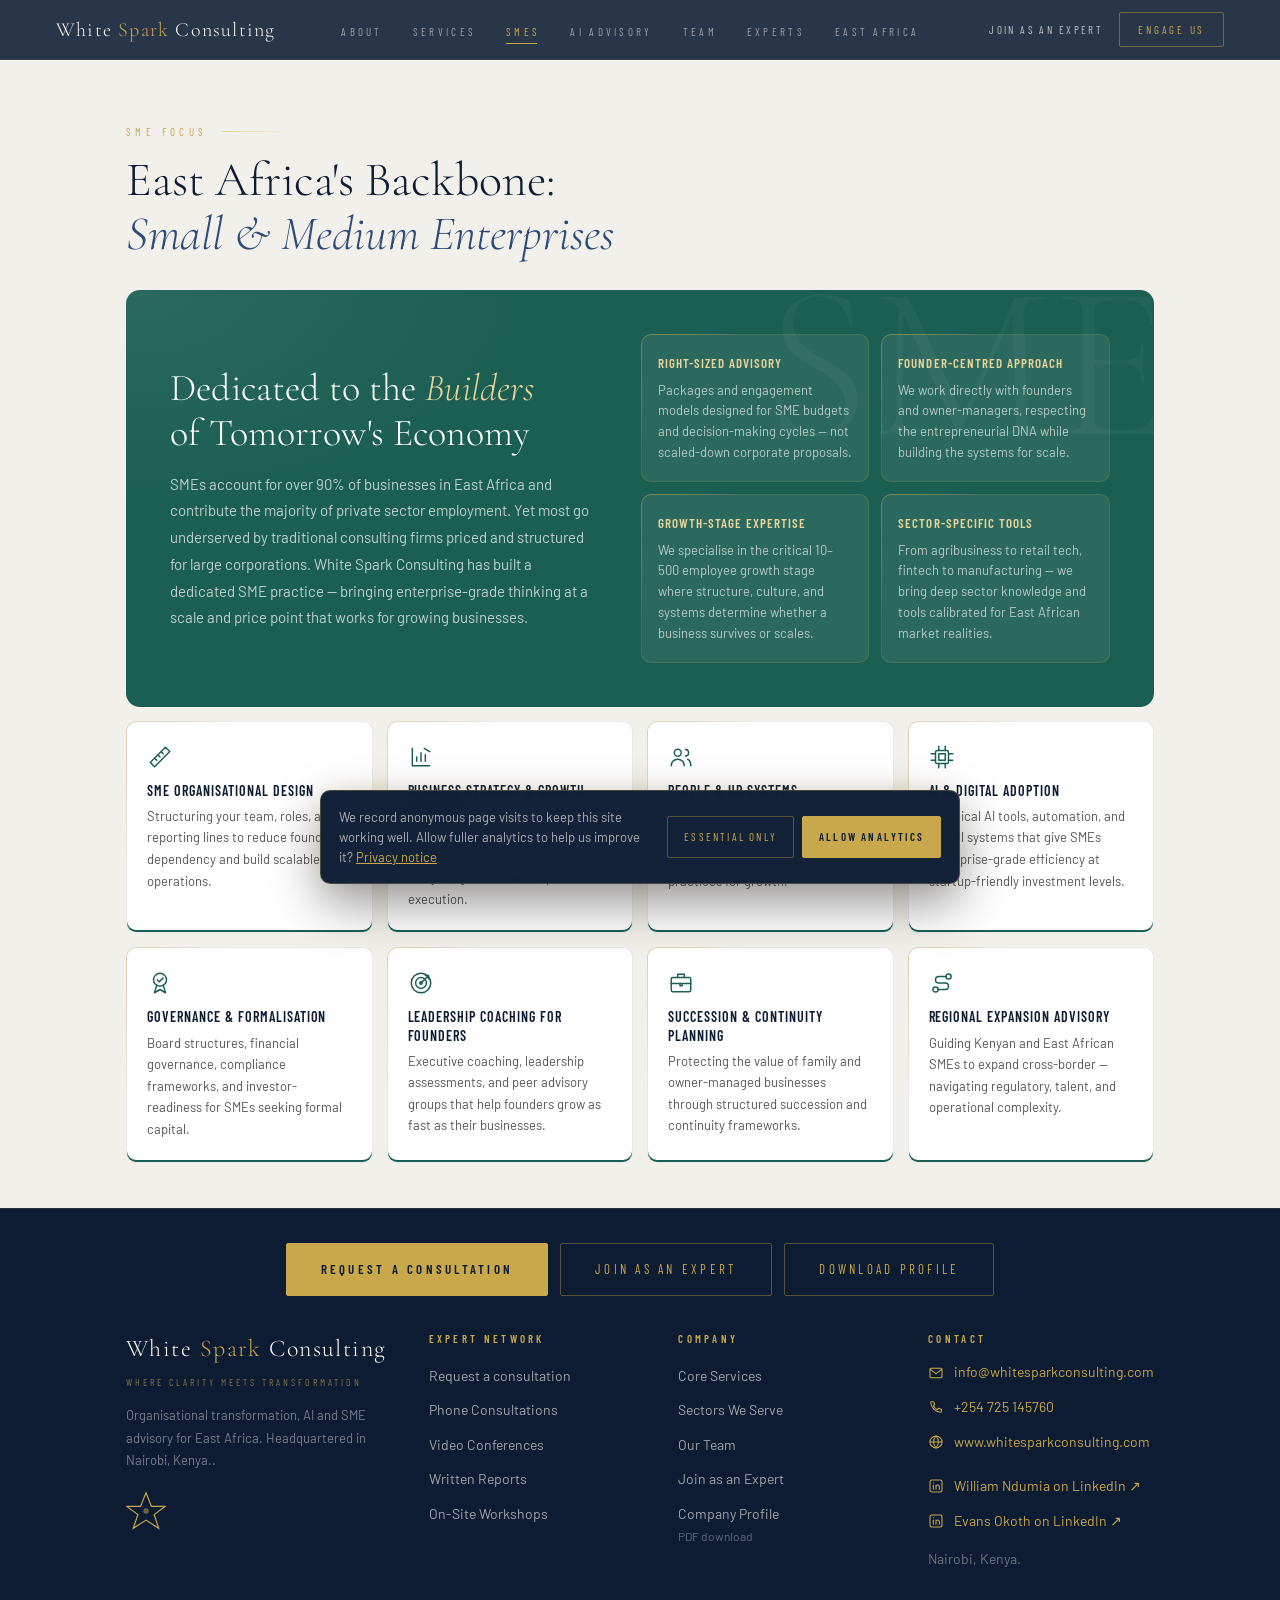
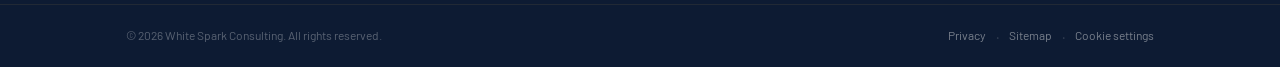
<file: sme/index.html>
<!DOCTYPE html>
<html lang="en-KE">
<head>
<meta charset="utf-8">
<meta name="viewport" content="width=device-width, initial-scale=1, viewport-fit=cover">
<title>SME Growth Advisory | White Spark Consulting</title>
<meta name="description" content="Practical advisory for growing businesses in Kenya and East Africa: strategy, structure, systems, people and financing readiness to scale and formalise.">
<meta name="robots" content="index, follow, max-image-preview:large">
<link rel="canonical" href="https://www.whitesparkconsulting.com/sme/">
<meta name="theme-color" content="#0D1B33">
<meta property="og:type" content="website">
<meta property="og:site_name" content="White Spark Consulting">
<meta property="og:title" content="SME Growth Advisory | White Spark Consulting">
<meta property="og:description" content="Practical advisory for growing businesses in Kenya and East Africa: strategy, structure, systems, people and financing readiness to scale and formalise.">
<meta property="og:url" content="https://www.whitesparkconsulting.com/sme/">
<meta property="og:image" content="https://www.whitesparkconsulting.com/assets/img/og-image.jpg">
<meta property="og:image:width" content="1200"><meta property="og:image:height" content="630">
<meta property="og:locale" content="en_KE">
<meta name="twitter:card" content="summary_large_image">
<link rel="icon" href="/favicon.svg" type="image/svg+xml">
<link rel="icon" href="/favicon.ico" sizes="any">
<link rel="apple-touch-icon" href="/assets/img/apple-touch-icon.png">
<link rel="manifest" href="/site.webmanifest">
<link rel="preconnect" href="https://fonts.googleapis.com">
<link rel="preconnect" href="https://fonts.gstatic.com" crossorigin>
<link rel="preconnect" href="https://blveufcpnigfhvrphkhv.supabase.co" crossorigin>
<link href="https://fonts.googleapis.com/css2?family=Cormorant+Garamond:ital,wght@0,300;0,400;0,600;1,300;1,400&family=Barlow:wght@300;400;500;600&family=Barlow+Condensed:wght@300;400;600;700&display=swap" rel="stylesheet">
<link rel="stylesheet" href="/assets/css/style.css">
</head>
<body id="top">
<svg width="0" height="0" style="position:absolute" aria-hidden="true">
  <defs>
    <symbol id="i-gov" viewBox="0 0 24 24"><path d="M3 20h18M4 17h16M5 17V10M9.5 17V10M14.5 17V10M19 17V10M3 10h18L12 4z"/></symbol>
    <symbol id="i-bank" viewBox="0 0 24 24"><rect x="3" y="6" width="18" height="12" rx="1"/><circle cx="12" cy="12" r="2.6"/><path d="M6.5 9.5v5M17.5 9.5v5"/></symbol>
    <symbol id="i-store" viewBox="0 0 24 24"><path d="M4 10v10h16V10M3 10l2-6h14l2 6zM3 10a3 3 0 006 0 3 3 0 006 0 3 3 0 006 0M10 20v-5h4v5"/></symbol>
    <symbol id="i-globe" viewBox="0 0 24 24"><circle cx="12" cy="12" r="9"/><path d="M3 12h18M12 3c2.6 2.7 3.8 5.7 3.8 9s-1.2 6.3-3.8 9c-2.6-2.7-3.8-5.7-3.8-9S9.4 5.7 12 3z"/></symbol>
    <symbol id="i-tower" viewBox="0 0 24 24"><path d="M5 21V7l7-4 7 4v14M3 21h18M9 21v-4h6v4M9 9h.01M12 9h.01M15 9h.01M9 13h.01M12 13h.01M15 13h.01"/></symbol>
    <symbol id="i-ruler" viewBox="0 0 24 24"><path d="M3 17L17 3l4 4L7 21zM7 13l2 2M10 10l2 2M13 7l2 2"/></symbol>
    <symbol id="i-chart" viewBox="0 0 24 24"><path d="M4 20V4M4 20h16M8 16v-4M12 16V8M16 16v-6M20 7l-5-3"/></symbol>
    <symbol id="i-people" viewBox="0 0 24 24"><circle cx="9" cy="8" r="3.2"/><path d="M3 20c0-3.3 2.7-6 6-6s6 2.7 6 6M16 5a3 3 0 010 6M18 14c1.9.8 3 2.9 3 6"/></symbol>
    <symbol id="i-chip" viewBox="0 0 24 24"><rect x="6" y="6" width="12" height="12" rx="1.5"/><path d="M9 9h6v6H9zM9 2v4M15 2v4M9 18v4M15 18v4M2 9h4M2 15h4M18 9h4M18 15h4"/></symbol>
    <symbol id="i-seal" viewBox="0 0 24 24"><circle cx="12" cy="9" r="6"/><path d="M9 14l-2 7 5-3 5 3-2-7M9.5 9l1.8 1.8L14.8 7.5"/></symbol>
    <symbol id="i-target" viewBox="0 0 24 24"><circle cx="12" cy="12" r="9"/><circle cx="12" cy="12" r="5"/><circle cx="12" cy="12" r="1.2"/><path d="M12 12l7-7M16 5h3v3"/></symbol>
    <symbol id="i-case" viewBox="0 0 24 24"><rect x="3" y="7" width="18" height="13" rx="1.5"/><path d="M9 7V4h6v3M3 12.5h18M11 12.5v2h2v-2"/></symbol>
    <symbol id="i-crane" viewBox="0 0 24 24"><path d="M3 21h18M5 21V9h6v12M11 13h5v8M7.5 12v.01M7.5 15v.01M7.5 18v.01M13.5 16v.01M13.5 19v.01M5 9l6-5 9 2.5M18 6v5M17 11h2v2h-2z"/></symbol>
    <symbol id="i-bolt" viewBox="0 0 24 24"><path d="M13 2.5 4.5 13.5h6.5L10 21.5l8.5-11H12z"/></symbol>
    <symbol id="i-factory" viewBox="0 0 24 24"><path d="M3 21V11.5l5 3v-3l5 3v-3l5 3V4h3v17zM3 21h18M7 18h2M12 18h2M17 18h1.5"/></symbol>
    <symbol id="i-sprout" viewBox="0 0 24 24"><path d="M12 21v-8.5M12 12.5c0-4.3 3.1-7.5 8-7.5 0 4.3-3.1 7.5-8 7.5zM12 15c0-3.3-2.6-5.8-7-5.8 0 3.3 2.6 5.8 7 5.8zM6 21h12"/></symbol>
    <symbol id="i-health" viewBox="0 0 24 24"><path d="M12 20.5s-7.5-4.6-7.5-10.4A4.1 4.1 0 0 1 12 7.6a4.1 4.1 0 0 1 7.5 2.5c0 5.8-7.5 10.4-7.5 10.4z"/><path d="M12 10.3v5M9.5 12.8h5"/></symbol>
    <symbol id="i-phone" viewBox="0 0 24 24"><path d="M5.2 4h3.3l1.6 4.4-2.1 1.4a11 11 0 0 0 6.2 6.2l1.4-2.1 4.4 1.6v3.3a1.2 1.2 0 0 1-1.3 1.2A16.5 16.5 0 0 1 4 5.3 1.2 1.2 0 0 1 5.2 4z"/></symbol>
    <symbol id="i-video" viewBox="0 0 24 24"><rect x="2.5" y="6.5" width="13" height="11" rx="1.5"/><path d="M15.5 10.5l6-3.5v10l-6-3.5"/></symbol>
    <symbol id="i-report" viewBox="0 0 24 24"><path d="M6 3h8.5L19 7.5V21H6zM14 3v5h5M9 12.5h7M9 15.5h7M9 18.5h4"/></symbol>
    <symbol id="i-workshop" viewBox="0 0 24 24"><rect x="3" y="3.5" width="18" height="10" rx="1"/><path d="M7 10l3-3 2.5 2 4-3.5M6 21l2-4M18 21l-2-4M12 13.5V17M8 17h8"/></symbol>
    <symbol id="i-expert" viewBox="0 0 24 24"><circle cx="9.5" cy="7.5" r="3.8"/><path d="M2.5 20.5c0-3.9 3.1-7 7-7 1.8 0 3.4.7 4.7 1.8M18 13.5v7M14.5 17h7"/></symbol>
    <symbol id="i-route" viewBox="0 0 24 24"><circle cx="6" cy="18" r="2.4"/><circle cx="18" cy="6" r="2.4"/><path d="M8.4 18H15a3 3 0 000-6H9a3 3 0 010-6h6.6"/></symbol>
  </defs>
</svg>
<a class="skip" href="#main">Skip to content</a>
<header class="topnav" id="nav">
  <a class="nav-brand" href="/" aria-label="White Spark Consulting, home">White <span>Spark</span> Consulting</a>
  <ul class="nav-links">
    <li><a href="/about/">About</a></li>
    <li><a href="/services/">Services</a></li>
    <li><a href="/sme/" class="is-active" aria-current="page">SMEs</a></li>
    <li><a href="/ai-advisory/">AI Advisory</a></li>
    <li><a href="/team/">Team</a></li>
    <li><a href="/experts/">Experts</a></li>
    <li><a href="/east-africa/">East Africa</a></li>
  </ul>
  <div class="nav-right">
    <a href="#join" class="nav-join" data-open-expert data-track="cta_click" data-label="join_nav">Join as an Expert</a>
    <a href="#enquiry" class="nav-cta" data-open-enquiry data-track="cta_click" data-label="nav">Engage Us</a>
    <button class="nav-toggle" type="button" aria-controls="mnav" aria-expanded="false" aria-label="Open menu">
      <svg class="i-open" viewBox="0 0 24 24" fill="none" stroke="currentColor" stroke-width="1.6" aria-hidden="true"><path d="M3 7h18M3 12h18M3 17h18"/></svg>
      <svg class="i-close" viewBox="0 0 24 24" fill="none" stroke="currentColor" stroke-width="1.6" aria-hidden="true" style="display:none"><path d="M6 6l12 12M18 6L6 18"/></svg>
    </button>
  </div>
</header>
<div class="mnav" id="mnav" hidden>
  <a href="/about/">About</a>
  <a href="/services/">Services</a>
  <a href="/sme/" aria-current="page">SMEs</a>
  <a href="/ai-advisory/">AI Advisory</a>
  <a href="/team/">Team</a>
  <a href="/experts/">Expert Network</a>
  <a href="/#process">How We Work</a>
  <a href="/east-africa/">East Africa</a>
  <a href="/#why">Why White Spark</a>
  <a href="#join" class="mnav-join" data-open-expert data-track="cta_click" data-label="join_nav_mobile">Join as an Expert</a>
  <a href="#enquiry" data-open-enquiry data-track="cta_click" data-label="nav_mobile">Engage Us</a>
</div>

<main id="main" class="subpage">
<!-- 03 SME FOCUS -->
<section class="sec sme-sec" id="sme">
  <div class="inner">
    <div class="sec-label">SME Focus</div>
    <h2 class="sec-title">East Africa's Backbone:<br><em>Small &amp; Medium Enterprises</em></h2>

    <div class="sme-banner">
      <div>
        <h3 class="sme-banner-title">Dedicated to the <em>Builders</em><br>of Tomorrow's Economy</h3>
        <div class="sme-banner-body">SMEs account for over 90% of businesses in East Africa and contribute the majority of private sector employment. Yet most go underserved by traditional consulting firms priced and structured for large corporations. White Spark Consulting has built a dedicated SME practice — bringing enterprise-grade thinking at a scale and price point that works for growing businesses.</div>
      </div>
      <div class="sme-pillars" data-stagger>
        <div class="sme-pill c dk rv"><div class="sme-pill-title">Right-Sized Advisory</div><div class="sme-pill-desc">Packages and engagement models designed for SME budgets and decision-making cycles — not scaled-down corporate proposals.</div></div>
        <div class="sme-pill c dk rv"><div class="sme-pill-title">Founder-Centred Approach</div><div class="sme-pill-desc">We work directly with founders and owner-managers, respecting the entrepreneurial DNA while building the systems for scale.</div></div>
        <div class="sme-pill c dk rv"><div class="sme-pill-title">Growth-Stage Expertise</div><div class="sme-pill-desc">We specialise in the critical 10–500 employee growth stage where structure, culture, and systems determine whether a business survives or scales.</div></div>
        <div class="sme-pill c dk rv"><div class="sme-pill-title">Sector-Specific Tools</div><div class="sme-pill-desc">From agribusiness to retail tech, fintech to manufacturing — we bring deep sector knowledge and tools calibrated for East African market realities.</div></div>
      </div>
    </div>

    <div class="sme-offerings" data-stagger>
      <div class="sme-offer c rv"><svg class="ico" aria-hidden="true"><use href="#i-ruler"/></svg><div><h3 class="sme-offer-title">SME Organisational Design</h3><div class="sme-offer-desc">Structuring your team, roles, and reporting lines to reduce founder dependency and build scalable operations.</div></div></div>
      <div class="sme-offer c rv"><svg class="ico" aria-hidden="true"><use href="#i-chart"/></svg><div><h3 class="sme-offer-title">Business Strategy &amp; Growth Planning</h3><div class="sme-offer-desc">Market positioning, revenue strategy, competitive analysis, and 3–5 year growth roadmaps built for execution.</div></div></div>
      <div class="sme-offer c rv"><svg class="ico" aria-hidden="true"><use href="#i-people"/></svg><div><h3 class="sme-offer-title">People &amp; HR Systems</h3><div class="sme-offer-desc">Policies, performance frameworks, hiring systems, and culture-building — professionalising your people practices for growth.</div></div></div>
      <div class="sme-offer c rv"><svg class="ico" aria-hidden="true"><use href="#i-chip"/></svg><div><h3 class="sme-offer-title">AI &amp; Digital Adoption</h3><div class="sme-offer-desc">Practical AI tools, automation, and digital systems that give SMEs enterprise-grade efficiency at startup-friendly investment levels.</div></div></div>
      <div class="sme-offer c rv"><svg class="ico" aria-hidden="true"><use href="#i-seal"/></svg><div><h3 class="sme-offer-title">Governance &amp; Formalisation</h3><div class="sme-offer-desc">Board structures, financial governance, compliance frameworks, and investor-readiness for SMEs seeking formal capital.</div></div></div>
      <div class="sme-offer c rv"><svg class="ico" aria-hidden="true"><use href="#i-target"/></svg><div><h3 class="sme-offer-title">Leadership Coaching for Founders</h3><div class="sme-offer-desc">Executive coaching, leadership assessments, and peer advisory groups that help founders grow as fast as their businesses.</div></div></div>
      <div class="sme-offer c rv"><svg class="ico" aria-hidden="true"><use href="#i-case"/></svg><div><h3 class="sme-offer-title">Succession &amp; Continuity Planning</h3><div class="sme-offer-desc">Protecting the value of family and owner-managed businesses through structured succession and continuity frameworks.</div></div></div>
      <div class="sme-offer c rv"><svg class="ico" aria-hidden="true"><use href="#i-route"/></svg><div><h3 class="sme-offer-title">Regional Expansion Advisory</h3><div class="sme-offer-desc">Guiding Kenyan and East African SMEs to expand cross-border — navigating regulatory, talent, and operational complexity.</div></div></div>
    </div>
  </div>
</section>

<!-- 09 ENGAGE US -->

</main>
<footer class="ft">
  <div class="ft-actions">
    <div class="cta-buttons">
      <a href="#enquiry" class="btn btn-gold" data-open-enquiry data-track="cta_click" data-label="request_consultation">Request a Consultation</a>
      <a href="#join" class="btn btn-line" data-open-expert data-track="cta_click" data-label="join_cta">Join as an Expert</a>
      <a href="/assets/docs/WhiteSparkConsulting_Profile_2025.pdf" class="btn btn-line" data-profile-link download>Download Profile</a>
    </div>
  </div>
  <div class="ft-grid">
    <div class="ft-brand">
      <a class="ft-brand-name" href="#top">White <span>Spark</span> Consulting</a>
      <div class="ft-tagline">Where Clarity Meets Transformation</div>
      <p class="ft-blurb">Organisational transformation, AI and SME advisory for East Africa. Headquartered in Nairobi, Kenya..</p>
      <a class="ft-star" href="#top" aria-label="Back to top">
        <svg viewBox="0 0 44 44" width="40" height="40" fill="none" aria-hidden="true"><polygon points="22,2 28,17 43,17 31,26 36,41 22,32 8,41 13,26 1,17 16,17" fill="none" stroke="#C8A84B" stroke-width="1.3"/><circle cx="22" cy="22" r="3" fill="#C8A84B" opacity="0.5"/></svg>
      </a>
    </div>
    <nav class="ft-col" aria-label="Expert Network services">
      <h2 class="ft-h">Expert Network</h2>
      <ul>
        <li><a href="#enquiry" data-open-enquiry data-track="cta_click" data-label="footer">Request a consultation</a></li>
        <li><a href="/experts/#xn-phone">Phone Consultations</a></li>
        <li><a href="/experts/#xn-video">Video Conferences</a></li>
        <li><a href="/experts/#xn-reports">Written Reports</a></li>
        <li><a href="/experts/#xn-workshops">On-Site Workshops</a></li>
      </ul>
    </nav>
    <nav class="ft-col" aria-label="Company">
      <h2 class="ft-h">Company</h2>
      <ul>
        <li><a href="/services/">Core Services</a></li>
        <li><a href="/services/#sectors">Sectors We Serve</a></li>
        <li><a href="/team/">Our Team</a></li>
        <li><a href="#join" data-open-expert data-track="cta_click" data-label="join_footer">Join as an Expert</a></li>
        <li><a href="/assets/docs/WhiteSparkConsulting_Profile_2025.pdf" data-profile-link download>Company Profile <small>PDF download</small></a></li>
      </ul>
    </nav>
    <div class="ft-col">
      <h2 class="ft-h">Contact</h2>
      <ul class="cta-lines">
        <li><a href="mailto:info@whitesparkconsulting.com" data-cfg-email data-track="cta_click" data-label="email"><svg class="ci" viewBox="0 0 24 24" aria-hidden="true" focusable="false"><rect x="3" y="5" width="18" height="14" rx="1.5"/><path d="m3.5 6.5 8.5 6.5 8.5-6.5"/></svg><span data-cfg-email-text>info@whitesparkconsulting.com</span></a></li>
        <li><a href="tel:+254725145760" data-cfg-tel data-track="cta_click" data-label="phone"><svg class="ci" viewBox="0 0 24 24" aria-hidden="true" focusable="false"><path d="M5.2 4h3.3l1.6 4.4-2.1 1.4a11 11 0 0 0 6.2 6.2l1.4-2.1 4.4 1.6v3.3a1.2 1.2 0 0 1-1.3 1.2A16.5 16.5 0 0 1 4 5.3 1.2 1.2 0 0 1 5.2 4z"/></svg><span data-cfg-phone-text>+254 725 145760</span></a></li>
        <li><a href="https://www.whitesparkconsulting.com"><svg class="ci" viewBox="0 0 24 24" aria-hidden="true" focusable="false"><circle cx="12" cy="12" r="9"/><path d="M3 12h18M12 3c2.4 2.6 3.7 5.6 3.7 9s-1.3 6.4-3.7 9c-2.4-2.6-3.7-5.6-3.7-9S9.6 5.6 12 3z"/></svg><span>www.whitesparkconsulting.com</span></a></li>
        <li class="li li-first"><a href="https://www.linkedin.com/in/william-ndumia-b1385337/" target="_blank" rel="noopener" data-track="outbound" data-label="linkedin_william"><svg class="ci" viewBox="0 0 24 24" aria-hidden="true" focusable="false"><rect x="3" y="3" width="18" height="18" rx="2.5"/><path d="M8 10.5V17M8 7.2v.1M12 17v-6.5M12 13.5c0-1.7 1-3 2.5-3S17 11.6 17 13.3V17"/></svg><span>William Ndumia on LinkedIn ↗</span></a></li>
        <li class="li"><a href="https://www.linkedin.com/in/evans-otieno-okoth-46592884/" target="_blank" rel="noopener" data-track="outbound" data-label="linkedin_evans"><svg class="ci" viewBox="0 0 24 24" aria-hidden="true" focusable="false"><rect x="3" y="3" width="18" height="18" rx="2.5"/><path d="M8 10.5V17M8 7.2v.1M12 17v-6.5M12 13.5c0-1.7 1-3 2.5-3S17 11.6 17 13.3V17"/></svg><span>Evans Okoth on LinkedIn ↗</span></a></li>
        
        <li><span class="ft-col-plain">Nairobi, Kenya.</span></li>
      </ul>
    </div>
  </div>
  <div class="ft-bar"><div class="ft-bar-in">
    <p class="ft-copy">© <span data-year>2026</span> White Spark Consulting. All rights reserved.</p>
    <p class="ft-links"><a href="/privacy.html">Privacy</a><span>·</span><a href="/sitemap.html">Sitemap</a><span>·</span><button type="button" data-cookie-settings>Cookie settings</button></p>
  </div></div>
</footer>

<dialog class="enq-modal" id="enq-modal" aria-labelledby="enq-title">
  <div class="enq c dk">
    <button class="enq-close" type="button" data-close-enquiry data-close-modal aria-label="Close"><svg viewBox="0 0 24 24" fill="none" stroke="currentColor" stroke-width="1.6" aria-hidden="true"><path d="M6 6l12 12M18 6L6 18"/></svg></button>
    <div class="enq-head">
      <h2 class="enq-title" id="enq-title">Request a <em>Consultation</em></h2>
      <p class="enq-note">Response within one business day.</p>
    </div>

    <form id="enquiry" novalidate>
      <div class="f-grid">
        <label class="fld"><span>Full name</span><input name="full_name" autocomplete="name" required minlength="2" maxlength="120" placeholder="Jane Wanjiku"></label>
        <label class="fld"><span>Email</span><input name="email" type="email" autocomplete="email" inputmode="email" required maxlength="254" placeholder="jane@company.co.ke"></label>
        <label class="fld"><span>Phone <em>optional</em></span><input name="phone" type="tel" autocomplete="tel" inputmode="tel" maxlength="40" placeholder="+254 7…"></label>
        <label class="fld"><span>Organisation <em>optional</em></span><input name="organisation" autocomplete="organization" maxlength="160" placeholder="Company or institution"></label>
        <label class="fld"><span>You are</span><select name="client_segment" required><option value="" selected disabled>Select</option><option>Government &amp; public sector</option><option>Financial institution</option><option>SME / growth business</option><option>Development organisation</option><option>Corporate / multinational</option><option>Other</option></select></label>
        <label class="fld"><span>Interested in</span><select name="service_interest" required><option value="" selected disabled>Select</option><option>Organisational design &amp; restructuring</option><option>Strategic change management</option><option>Leadership development &amp; culture</option><option>Digital &amp; AI transformation</option><option>Performance &amp; operating model</option><option>HR &amp; talent transformation</option><option>SME advisory</option><option>AI consultancy</option><optgroup label="Expert Network"><option>Expert phone consultation</option><option>Expert video conference</option><option>Expert written report</option><option>On-site workshop</option></optgroup><option>Other</option></select></label>
        <label class="fld f-full"><span>How can we help?</span><textarea name="message" required minlength="10" maxlength="5000" rows="5" placeholder="A few lines on the challenge, the team involved and what success looks like."></textarea><small class="count" aria-live="polite">0 / 5000</small></label>
      </div>

      <details class="more">
        <summary>Add project details <em>optional</em></summary>
        <div class="f-grid f-pairs">
          <label class="fld"><span>Country</span><select name="country"><option value="">Select</option><option>Kenya</option><option>Uganda</option><option>Tanzania</option><option>Rwanda</option><option>Ethiopia</option><option>South Sudan</option><option>DRC</option><option>Mozambique</option><option>Other</option></select></label>
          <label class="fld"><span>Industry</span><input name="sector" maxlength="80" placeholder="e.g. Agribusiness"></label>
          <label class="fld"><span>Timeline</span><select name="timeline"><option value="">Select</option><option>Immediately</option><option>Within 1–3 months</option><option>Within 3–6 months</option><option>Exploring options</option></select></label>
          <label class="fld"><span>Budget</span><select name="budget_range"><option value="">Select</option><option>Under KES 500k</option><option>KES 500k – 2M</option><option>KES 2M – 10M</option><option>Above KES 10M</option><option>Other</option></select></label>
          <fieldset class="fld f-full seg"><legend>Preferred reply</legend>
            <div class="seg-opts">
              <label><input type="radio" name="preferred_contact" value="email" checked><span>Email</span></label>
              <label><input type="radio" name="preferred_contact" value="phone"><span>Phone</span></label>
              <label><input type="radio" name="preferred_contact" value="whatsapp"><span>WhatsApp</span></label>
            </div>
          </fieldset>
          <label class="fld f-full file"><input type="file" name="attachment" accept=".pdf,.doc,.docx,.ppt,.pptx,.xlsx,.jpg,.jpeg,.png"><span class="file-ui"><b>Attach</b><span class="file-name">A brief (PDF, Word, PowerPoint, Excel or image, up to 10 MB)</span></span></label>
        </div>
      </details>

      <label class="hp" aria-hidden="true">Website<input name="website" tabindex="-1" autocomplete="off"></label>
      <label class="consent"><input type="checkbox" name="consent_given" required><span>I agree that White Spark Consulting may use these details to respond to my enquiry, as set out in the <a href="/privacy.html">privacy notice</a>.</span></label>
      <p class="f-msg" role="status" aria-live="polite"></p>
      <button class="btn btn-gold f-submit" type="submit"><span class="b-txt">Send Enquiry</span></button>
    </form>

    <div class="sent" id="sent" hidden tabindex="-1">
      <span class="sent-mark"><svg viewBox="0 0 24 24" fill="none" stroke="currentColor" stroke-width="1.8" aria-hidden="true"><path d="M5 12.5l4.5 4.5L19 7.5"/></svg></span>
      <h3>Enquiry received.</h3>
      <p>Thank you. A senior consultant will reply to <b data-sent-email></b> shortly.</p>
      <button class="btn-s ghost" type="button" data-reset>Send another enquiry</button>
    </div>
  </div>
</dialog>

<dialog class="enq-modal xp-modal" id="xp-modal" aria-labelledby="xp-title">
  <div class="enq c dk">
    <button class="enq-close" type="button" data-close-modal aria-label="Close"><svg viewBox="0 0 24 24" fill="none" stroke="currentColor" stroke-width="1.6" aria-hidden="true"><path d="M6 6l12 12M18 6L6 18"/></svg></button>
    <div class="enq-head">
      <h2 class="enq-title" id="xp-title">Join as an <em>Expert</em></h2>
      <p class="enq-note">We review every profile and contact you.</p>
    </div>

    <form id="expert" novalidate>
      <fieldset class="f-sec">
        <legend class="f-legend"><b>1</b> General Information</legend>
        <div class="f-grid">
          <fieldset class="fld f-full seg"><legend>Salutation<span class="req" aria-hidden="true">*</span></legend>
            <div class="seg-opts sal">
              <label><input type="radio" name="salutation" value="Mr" required><span>Mr</span></label>
              <label><input type="radio" name="salutation" value="Ms"><span>Ms</span></label>
              <label><input type="radio" name="salutation" value="Mrs"><span>Mrs</span></label>
              <label><input type="radio" name="salutation" value="Dr"><span>Dr</span></label>
              <label><input type="radio" name="salutation" value="Prof"><span>Prof</span></label>
            </div>
          </fieldset>
          <label class="fld"><span>First name<b class="req" aria-hidden="true">*</b></span><input name="first_name" autocomplete="given-name" required maxlength="60" placeholder="Jane"></label>
          <label class="fld"><span>Last name<b class="req" aria-hidden="true">*</b></span><input name="last_name" autocomplete="family-name" required maxlength="60" placeholder="Wanjiku"></label>
          <label class="fld f-full"><span>Email<b class="req" aria-hidden="true">*</b></span><input name="email" type="email" autocomplete="email" inputmode="email" required maxlength="254" placeholder="jane@example.com"></label>
        </div>
      </fieldset>

      <fieldset class="f-sec">
        <legend class="f-legend"><b>2</b> Contacts</legend>
        <div class="f-grid">
          <div class="f-full phone-row">
            <label class="fld"><span>Country code<b class="req" aria-hidden="true">*</b></span><select name="country_code" autocomplete="tel-country-code" required><option value="+254" selected>Kenya (+254)</option><option value="+256">Uganda (+256)</option><option value="+255">Tanzania (+255)</option><option value="+250">Rwanda (+250)</option><option value="+257">Burundi (+257)</option><option value="+251">Ethiopia (+251)</option><option value="+211">South Sudan (+211)</option><option value="+252">Somalia (+252)</option><option value="+243">DRC (+243)</option><option value="+258">Mozambique (+258)</option><option value="+260">Zambia (+260)</option><option value="+265">Malawi (+265)</option><option value="+263">Zimbabwe (+263)</option><option value="+27">South Africa (+27)</option><option value="+234">Nigeria (+234)</option><option value="+233">Ghana (+233)</option><option value="+20">Egypt (+20)</option><option value="+212">Morocco (+212)</option><option value="+44">United Kingdom (+44)</option><option value="+353">Ireland (+353)</option><option value="+49">Germany (+49)</option><option value="+33">France (+33)</option><option value="+31">Netherlands (+31)</option><option value="+32">Belgium (+32)</option><option value="+41">Switzerland (+41)</option><option value="+46">Sweden (+46)</option><option value="+1">United States / Canada (+1)</option><option value="+971">United Arab Emirates (+971)</option><option value="+966">Saudi Arabia (+966)</option><option value="+974">Qatar (+974)</option><option value="+91">India (+91)</option><option value="+86">China (+86)</option><option value="+61">Australia (+61)</option></select></label>
            <label class="fld"><span>Primary phone<b class="req" aria-hidden="true">*</b></span><input name="primary_phone" type="tel" autocomplete="tel-national" inputmode="tel" required maxlength="20" placeholder="712 345 678"></label>
          </div>
          <label class="fld"><span>Secondary phone <em>optional</em></span><input name="secondary_phone" type="tel" inputmode="tel" maxlength="20" placeholder="Same country code"></label>
          <label class="fld"><span>LinkedIn <em>optional</em></span><input name="linkedin_url" type="url" inputmode="url" maxlength="300" placeholder="linkedin.com/in/…"></label>
        </div>
      </fieldset>

      <fieldset class="f-sec">
        <legend class="f-legend"><b>3</b> Experience</legend>
        <div class="f-grid">
          <label class="fld"><span>Primary sector <em>optional</em></span><select name="sector"><option value="">Select</option><option>Government &amp; Public Sector</option><option>Banking, Microfinance &amp; Financial Services</option><option>Construction, Infrastructure &amp; Real Estate</option><option>Oil, Gas, Energy &amp; Utilities</option><option>Manufacturing &amp; Industrial</option><option>Agriculture, Agribusiness &amp; Food</option><option>ICT, Telecom, Digital &amp; Fintech</option><option>Healthcare, Pharmaceuticals &amp; Development</option><option>Other</option></select></label>
          <div class="fld rate-fld"><span id="rate-lbl">Your hourly consulting rate<b class="req" aria-hidden="true">*</b></span>
            <div class="rate-row">
              <input name="hourly_rate" type="number" inputmode="decimal" min="1" max="999999" step="any" required aria-labelledby="rate-lbl" placeholder="e.g. 150">
              <select name="rate_currency" aria-label="Currency"><option selected>USD</option><option>KES</option><option>EUR</option><option>GBP</option></select>
            </div>
          </div>
          <label class="fld f-full"><span>Work history<b class="req" aria-hidden="true">*</b></span><textarea name="work_history" required minlength="30" maxlength="8000" rows="5" placeholder="Your roles, organisations and years, most recent first. Include the sectors and markets you know best."></textarea><small class="count" aria-live="polite">0 / 8000</small></label>
          <label class="fld f-full file cv-file"><span>Biography (CV)<b class="req" aria-hidden="true">*</b></span><input type="file" name="cv" accept=".pdf,.doc,.docx,application/pdf,application/msword,application/vnd.openxmlformats-officedocument.wordprocessingml.document" required><span class="file-ui"><b>Upload CV</b><span class="file-name">Choose a file</span></span><small class="f-hint">Please only upload files with extensions doc, docx or pdf. Maximum 10 MB.</small></label>
        </div>
      </fieldset>

      <label class="hp" aria-hidden="true">Website<input name="website" tabindex="-1" autocomplete="off"></label>
      <label class="consent"><input type="checkbox" name="consent_given" required><span>I agree that White Spark Consulting may store my details and CV to assess my application and contact me about suitable mandates, as set out in the <a href="/privacy.html">privacy notice</a>.</span></label>
      <p class="f-msg" role="status" aria-live="polite"></p>
      <button class="btn btn-gold f-submit" type="submit"><span class="b-txt">Submit application</span></button>
    </form>

    <div class="sent" id="xp-sent" hidden tabindex="-1">
      <span class="sent-mark"><svg viewBox="0 0 24 24" fill="none" stroke="currentColor" stroke-width="1.8" aria-hidden="true"><path d="M5 12.5l4.5 4.5L19 7.5"/></svg></span>
      <h3>Application received.</h3>
      <p>Thank you. We'll review your profile and contact <b data-sent-email></b> when a mandate matches your expertise.</p>
      <button class="btn-s ghost" type="button" data-reset>Submit another application</button>
    </div>
  </div>
</dialog>

<div class="cookie" id="cookie" role="dialog" aria-live="polite" aria-label="Analytics preferences" hidden>
  <p>We record anonymous page visits to keep this site working well. Allow fuller analytics to help us improve it? <a href="/privacy.html">Privacy notice</a></p>
  <div class="cookie-b">
    <button type="button" class="btn-s ghost" data-consent="rejected">Essential only</button>
    <button type="button" class="btn-s gold" data-consent="accepted">Allow analytics</button>
  </div>
</div>
<script src="/assets/js/config.js"></script>
<script src="/assets/js/app.js" defer></script>
</body>
</html>
</file>
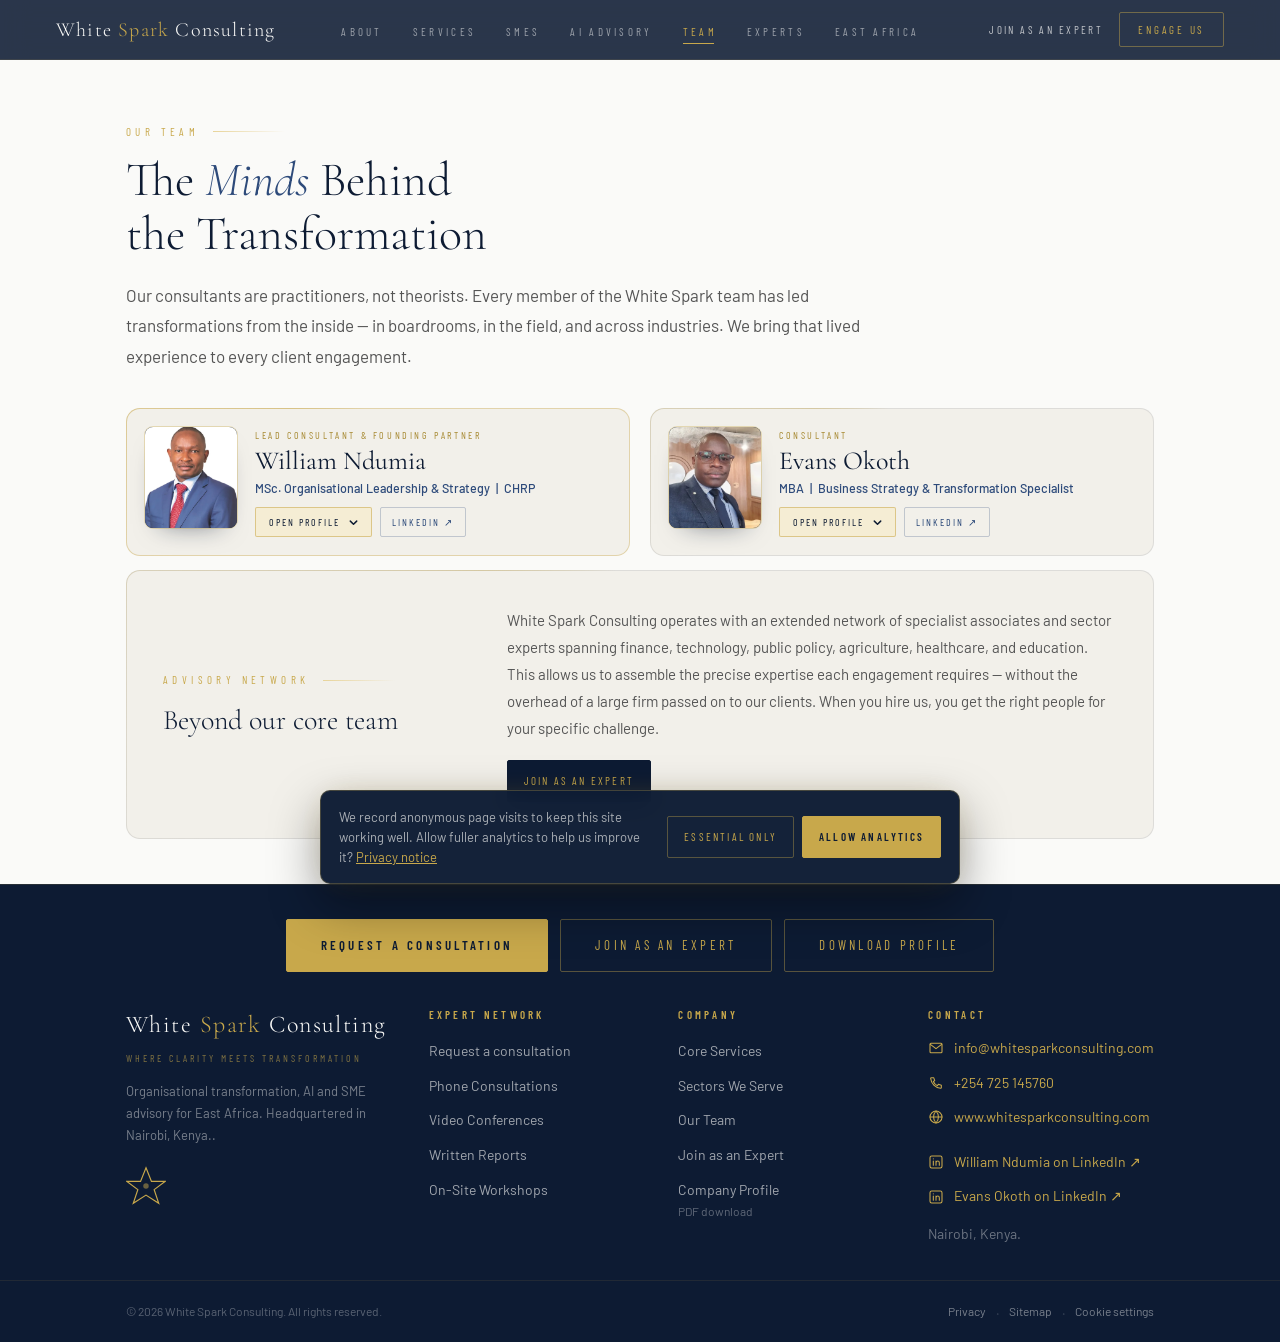
<file: team/index.html>
<!DOCTYPE html>
<html lang="en-KE">
<head>
<meta charset="utf-8">
<meta name="viewport" content="width=device-width, initial-scale=1, viewport-fit=cover">
<title>Our Team | White Spark Consulting</title>
<meta name="description" content="Meet the consultants behind White Spark Consulting and our advisory network of specialist associates and sector experts.">
<meta name="robots" content="index, follow, max-image-preview:large">
<link rel="canonical" href="https://www.whitesparkconsulting.com/team/">
<meta name="theme-color" content="#0D1B33">
<meta property="og:type" content="website">
<meta property="og:site_name" content="White Spark Consulting">
<meta property="og:title" content="Our Team | White Spark Consulting">
<meta property="og:description" content="Meet the consultants behind White Spark Consulting and our advisory network of specialist associates and sector experts.">
<meta property="og:url" content="https://www.whitesparkconsulting.com/team/">
<meta property="og:image" content="https://www.whitesparkconsulting.com/assets/img/og-image.jpg">
<meta property="og:image:width" content="1200"><meta property="og:image:height" content="630">
<meta property="og:locale" content="en_KE">
<meta name="twitter:card" content="summary_large_image">
<link rel="icon" href="/favicon.svg" type="image/svg+xml">
<link rel="icon" href="/favicon.ico" sizes="any">
<link rel="apple-touch-icon" href="/assets/img/apple-touch-icon.png">
<link rel="manifest" href="/site.webmanifest">
<link rel="preconnect" href="https://fonts.googleapis.com">
<link rel="preconnect" href="https://fonts.gstatic.com" crossorigin>
<link rel="preconnect" href="https://blveufcpnigfhvrphkhv.supabase.co" crossorigin>
<link href="https://fonts.googleapis.com/css2?family=Cormorant+Garamond:ital,wght@0,300;0,400;0,600;1,300;1,400&family=Barlow:wght@300;400;500;600&family=Barlow+Condensed:wght@300;400;600;700&display=swap" rel="stylesheet">
<link rel="stylesheet" href="/assets/css/style.css">
</head>
<body id="top">
<svg width="0" height="0" style="position:absolute" aria-hidden="true">
  <defs>
    <symbol id="i-gov" viewBox="0 0 24 24"><path d="M3 20h18M4 17h16M5 17V10M9.5 17V10M14.5 17V10M19 17V10M3 10h18L12 4z"/></symbol>
    <symbol id="i-bank" viewBox="0 0 24 24"><rect x="3" y="6" width="18" height="12" rx="1"/><circle cx="12" cy="12" r="2.6"/><path d="M6.5 9.5v5M17.5 9.5v5"/></symbol>
    <symbol id="i-store" viewBox="0 0 24 24"><path d="M4 10v10h16V10M3 10l2-6h14l2 6zM3 10a3 3 0 006 0 3 3 0 006 0 3 3 0 006 0M10 20v-5h4v5"/></symbol>
    <symbol id="i-globe" viewBox="0 0 24 24"><circle cx="12" cy="12" r="9"/><path d="M3 12h18M12 3c2.6 2.7 3.8 5.7 3.8 9s-1.2 6.3-3.8 9c-2.6-2.7-3.8-5.7-3.8-9S9.4 5.7 12 3z"/></symbol>
    <symbol id="i-tower" viewBox="0 0 24 24"><path d="M5 21V7l7-4 7 4v14M3 21h18M9 21v-4h6v4M9 9h.01M12 9h.01M15 9h.01M9 13h.01M12 13h.01M15 13h.01"/></symbol>
    <symbol id="i-ruler" viewBox="0 0 24 24"><path d="M3 17L17 3l4 4L7 21zM7 13l2 2M10 10l2 2M13 7l2 2"/></symbol>
    <symbol id="i-chart" viewBox="0 0 24 24"><path d="M4 20V4M4 20h16M8 16v-4M12 16V8M16 16v-6M20 7l-5-3"/></symbol>
    <symbol id="i-people" viewBox="0 0 24 24"><circle cx="9" cy="8" r="3.2"/><path d="M3 20c0-3.3 2.7-6 6-6s6 2.7 6 6M16 5a3 3 0 010 6M18 14c1.9.8 3 2.9 3 6"/></symbol>
    <symbol id="i-chip" viewBox="0 0 24 24"><rect x="6" y="6" width="12" height="12" rx="1.5"/><path d="M9 9h6v6H9zM9 2v4M15 2v4M9 18v4M15 18v4M2 9h4M2 15h4M18 9h4M18 15h4"/></symbol>
    <symbol id="i-seal" viewBox="0 0 24 24"><circle cx="12" cy="9" r="6"/><path d="M9 14l-2 7 5-3 5 3-2-7M9.5 9l1.8 1.8L14.8 7.5"/></symbol>
    <symbol id="i-target" viewBox="0 0 24 24"><circle cx="12" cy="12" r="9"/><circle cx="12" cy="12" r="5"/><circle cx="12" cy="12" r="1.2"/><path d="M12 12l7-7M16 5h3v3"/></symbol>
    <symbol id="i-case" viewBox="0 0 24 24"><rect x="3" y="7" width="18" height="13" rx="1.5"/><path d="M9 7V4h6v3M3 12.5h18M11 12.5v2h2v-2"/></symbol>
    <symbol id="i-crane" viewBox="0 0 24 24"><path d="M3 21h18M5 21V9h6v12M11 13h5v8M7.5 12v.01M7.5 15v.01M7.5 18v.01M13.5 16v.01M13.5 19v.01M5 9l6-5 9 2.5M18 6v5M17 11h2v2h-2z"/></symbol>
    <symbol id="i-bolt" viewBox="0 0 24 24"><path d="M13 2.5 4.5 13.5h6.5L10 21.5l8.5-11H12z"/></symbol>
    <symbol id="i-factory" viewBox="0 0 24 24"><path d="M3 21V11.5l5 3v-3l5 3v-3l5 3V4h3v17zM3 21h18M7 18h2M12 18h2M17 18h1.5"/></symbol>
    <symbol id="i-sprout" viewBox="0 0 24 24"><path d="M12 21v-8.5M12 12.5c0-4.3 3.1-7.5 8-7.5 0 4.3-3.1 7.5-8 7.5zM12 15c0-3.3-2.6-5.8-7-5.8 0 3.3 2.6 5.8 7 5.8zM6 21h12"/></symbol>
    <symbol id="i-health" viewBox="0 0 24 24"><path d="M12 20.5s-7.5-4.6-7.5-10.4A4.1 4.1 0 0 1 12 7.6a4.1 4.1 0 0 1 7.5 2.5c0 5.8-7.5 10.4-7.5 10.4z"/><path d="M12 10.3v5M9.5 12.8h5"/></symbol>
    <symbol id="i-phone" viewBox="0 0 24 24"><path d="M5.2 4h3.3l1.6 4.4-2.1 1.4a11 11 0 0 0 6.2 6.2l1.4-2.1 4.4 1.6v3.3a1.2 1.2 0 0 1-1.3 1.2A16.5 16.5 0 0 1 4 5.3 1.2 1.2 0 0 1 5.2 4z"/></symbol>
    <symbol id="i-video" viewBox="0 0 24 24"><rect x="2.5" y="6.5" width="13" height="11" rx="1.5"/><path d="M15.5 10.5l6-3.5v10l-6-3.5"/></symbol>
    <symbol id="i-report" viewBox="0 0 24 24"><path d="M6 3h8.5L19 7.5V21H6zM14 3v5h5M9 12.5h7M9 15.5h7M9 18.5h4"/></symbol>
    <symbol id="i-workshop" viewBox="0 0 24 24"><rect x="3" y="3.5" width="18" height="10" rx="1"/><path d="M7 10l3-3 2.5 2 4-3.5M6 21l2-4M18 21l-2-4M12 13.5V17M8 17h8"/></symbol>
    <symbol id="i-expert" viewBox="0 0 24 24"><circle cx="9.5" cy="7.5" r="3.8"/><path d="M2.5 20.5c0-3.9 3.1-7 7-7 1.8 0 3.4.7 4.7 1.8M18 13.5v7M14.5 17h7"/></symbol>
    <symbol id="i-route" viewBox="0 0 24 24"><circle cx="6" cy="18" r="2.4"/><circle cx="18" cy="6" r="2.4"/><path d="M8.4 18H15a3 3 0 000-6H9a3 3 0 010-6h6.6"/></symbol>
  </defs>
</svg>
<a class="skip" href="#main">Skip to content</a>
<header class="topnav" id="nav">
  <a class="nav-brand" href="/" aria-label="White Spark Consulting, home">White <span>Spark</span> Consulting</a>
  <ul class="nav-links">
    <li><a href="/about/">About</a></li>
    <li><a href="/services/">Services</a></li>
    <li><a href="/sme/">SMEs</a></li>
    <li><a href="/ai-advisory/">AI Advisory</a></li>
    <li><a href="/team/" class="is-active" aria-current="page">Team</a></li>
    <li><a href="/experts/">Experts</a></li>
    <li><a href="/east-africa/">East Africa</a></li>
  </ul>
  <div class="nav-right">
    <a href="#join" class="nav-join" data-open-expert data-track="cta_click" data-label="join_nav">Join as an Expert</a>
    <a href="#enquiry" class="nav-cta" data-open-enquiry data-track="cta_click" data-label="nav">Engage Us</a>
    <button class="nav-toggle" type="button" aria-controls="mnav" aria-expanded="false" aria-label="Open menu">
      <svg class="i-open" viewBox="0 0 24 24" fill="none" stroke="currentColor" stroke-width="1.6" aria-hidden="true"><path d="M3 7h18M3 12h18M3 17h18"/></svg>
      <svg class="i-close" viewBox="0 0 24 24" fill="none" stroke="currentColor" stroke-width="1.6" aria-hidden="true" style="display:none"><path d="M6 6l12 12M18 6L6 18"/></svg>
    </button>
  </div>
</header>
<div class="mnav" id="mnav" hidden>
  <a href="/about/">About</a>
  <a href="/services/">Services</a>
  <a href="/sme/">SMEs</a>
  <a href="/ai-advisory/">AI Advisory</a>
  <a href="/team/" aria-current="page">Team</a>
  <a href="/experts/">Expert Network</a>
  <a href="/#process">How We Work</a>
  <a href="/east-africa/">East Africa</a>
  <a href="/#why">Why White Spark</a>
  <a href="#join" class="mnav-join" data-open-expert data-track="cta_click" data-label="join_nav_mobile">Join as an Expert</a>
  <a href="#enquiry" data-open-enquiry data-track="cta_click" data-label="nav_mobile">Engage Us</a>
</div>

<main id="main" class="subpage">
<!-- 05 TEAM -->
<section class="sec team-sec" id="team">
  <div class="inner">
    <div class="sec-label">Our Team</div>
    <h2 class="sec-title">The <em>Minds</em> Behind<br>the Transformation</h2>
    <p class="sec-intro">Our consultants are practitioners, not theorists. Every member of the White Spark team has led transformations from the inside — in boardrooms, in the field, and across industries. We bring that lived experience to every client engagement.</p>

    <div class="team-grid" data-stagger>
      <article class="team-card c rv lead">
        <div class="team-photo">
          <picture>
            <source srcset="/assets/img/william-ndumia.webp" type="image/webp">
            <img src="/assets/img/william-ndumia.jpg" alt="William Ndumia" width="640" height="640" loading="lazy" decoding="async">
          </picture>
        </div>
        <div class="team-head">
          <div class="team-role-tag">Lead Consultant &amp; Founding Partner</div>
          <h3 class="team-name">William Ndumia</h3>
          <div class="team-title">MSc. Organisational Leadership &amp; Strategy &nbsp;|&nbsp; CHRP</div>
          <div class="team-acts">
            <button type="button" class="team-more" aria-expanded="false" aria-controls="bio-william" data-track="team_profile" data-label="william"><span>Open profile</span><svg viewBox="0 0 12 12" aria-hidden="true"><path d="M2.5 4.5 6 8l3.5-3.5"/></svg></button>
            <a href="https://www.linkedin.com/in/william-ndumia-b1385337/" target="_blank" rel="noopener" class="team-linkedin" data-track="outbound" data-label="linkedin_william">LinkedIn ↗</a>
          </div>
        </div>
        <div class="team-bio-wrap" id="bio-william">
          <div class="team-bio-inner">
            <p class="team-bio">William is the founding force behind White Spark Consulting, bringing over 15 years of deep expertise in organisational transformation, human capital strategy, and institutional reform across East Africa. He has led high-stakes mandates for public sector institutions, multinational corporations, and fast-growing SMEs — building a reputation for both intellectual rigour and practical, results-driven delivery.</p>
            <p class="team-bio">His experience spans organisational redesign, change management, leadership development, and AI-enabled HR transformation, with a particular focus on East African institutional contexts. William combines global frameworks with ground-level pragmatism, making complex transformation accessible and sustainable for organisations at every stage.</p>
            <div class="team-tags">
              <span class="team-tag">Organisational Design</span><span class="team-tag">Change Management</span><span class="team-tag">HR Transformation</span><span class="team-tag">Leadership Dev.</span><span class="team-tag">AI Strategy</span><span class="team-tag">East Africa</span>
            </div>
          </div>
        </div>
      </article>

      <article class="team-card c rv">
        <div class="team-photo">
          <picture>
            <source srcset="/assets/img/evans-okoth.webp" type="image/webp">
            <img src="/assets/img/evans-okoth.jpg" alt="Evans Okoth" width="560" height="560" loading="lazy" decoding="async">
          </picture>
        </div>
        <div class="team-head">
          <div class="team-role-tag">Consultant</div>
          <h3 class="team-name">Evans Okoth</h3>
          <div class="team-title">MBA &nbsp;|&nbsp; Business Strategy &amp; Transformation Specialist</div>
          <div class="team-acts">
            <button type="button" class="team-more" aria-expanded="false" aria-controls="bio-evans" data-track="team_profile" data-label="evans"><span>Open profile</span><svg viewBox="0 0 12 12" aria-hidden="true"><path d="M2.5 4.5 6 8l3.5-3.5"/></svg></button>
            <a href="https://www.linkedin.com/in/evans-otieno-okoth-46592884/" target="_blank" rel="noopener" class="team-linkedin" data-track="outbound" data-label="linkedin_evans">LinkedIn ↗</a>
          </div>
        </div>
        <div class="team-bio-wrap" id="bio-evans">
          <div class="team-bio-inner">
            <p class="team-bio">Evans is a versatile transformation consultant with demonstrated expertise in strategic planning, business process optimisation, and organisational performance management. He brings a sharp analytical mind and a talent for translating complex strategic challenges into clear, executable roadmaps that teams can actually follow.</p>
            <p class="team-bio">With experience spanning private sector corporates, SMEs, and development-sector institutions across Kenya and the broader East African region, Evans brings both the technical depth and interpersonal sensitivity that effective transformation demands. He is a trusted advisor to founders, senior managers, and leadership teams navigating growth and change.</p>
            <div class="team-tags">
              <span class="team-tag">Business Strategy</span><span class="team-tag">Process Optimisation</span><span class="team-tag">Performance Mgmt</span><span class="team-tag">SME Advisory</span><span class="team-tag">Stakeholder Mgmt</span>
            </div>
          </div>
        </div>
      </article>
    </div>

    <!-- ADVISORY NETWORK -->
    <div class="adv c rv">
      <div>
        <div class="sec-label">Advisory Network</div>
        <h3 class="adv-title">Beyond our core team</h3>
      </div>
      <div>
      <p class="adv-body">White Spark Consulting operates with an extended network of specialist associates and sector experts spanning finance, technology, public policy, agriculture, healthcare, and education. This allows us to assemble the precise expertise each engagement requires — without the overhead of a large firm passed on to our clients. When you hire us, you get the right people for your specific challenge.</p>
      <a href="#join" class="btn-s ink adv-cta" data-open-expert data-track="cta_click" data-label="join_advisory">Join as an Expert</a>
      </div>
    </div>
  </div>
</section>

<!-- 09 ENGAGE US -->

</main>
<footer class="ft">
  <div class="ft-actions">
    <div class="cta-buttons">
      <a href="#enquiry" class="btn btn-gold" data-open-enquiry data-track="cta_click" data-label="request_consultation">Request a Consultation</a>
      <a href="#join" class="btn btn-line" data-open-expert data-track="cta_click" data-label="join_cta">Join as an Expert</a>
      <a href="/assets/docs/WhiteSparkConsulting_Profile_2025.pdf" class="btn btn-line" data-profile-link download>Download Profile</a>
    </div>
  </div>
  <div class="ft-grid">
    <div class="ft-brand">
      <a class="ft-brand-name" href="#top">White <span>Spark</span> Consulting</a>
      <div class="ft-tagline">Where Clarity Meets Transformation</div>
      <p class="ft-blurb">Organisational transformation, AI and SME advisory for East Africa. Headquartered in Nairobi, Kenya..</p>
      <a class="ft-star" href="#top" aria-label="Back to top">
        <svg viewBox="0 0 44 44" width="40" height="40" fill="none" aria-hidden="true"><polygon points="22,2 28,17 43,17 31,26 36,41 22,32 8,41 13,26 1,17 16,17" fill="none" stroke="#C8A84B" stroke-width="1.3"/><circle cx="22" cy="22" r="3" fill="#C8A84B" opacity="0.5"/></svg>
      </a>
    </div>
    <nav class="ft-col" aria-label="Expert Network services">
      <h2 class="ft-h">Expert Network</h2>
      <ul>
        <li><a href="#enquiry" data-open-enquiry data-track="cta_click" data-label="footer">Request a consultation</a></li>
        <li><a href="/experts/#xn-phone">Phone Consultations</a></li>
        <li><a href="/experts/#xn-video">Video Conferences</a></li>
        <li><a href="/experts/#xn-reports">Written Reports</a></li>
        <li><a href="/experts/#xn-workshops">On-Site Workshops</a></li>
      </ul>
    </nav>
    <nav class="ft-col" aria-label="Company">
      <h2 class="ft-h">Company</h2>
      <ul>
        <li><a href="/services/">Core Services</a></li>
        <li><a href="/services/#sectors">Sectors We Serve</a></li>
        <li><a href="/team/">Our Team</a></li>
        <li><a href="#join" data-open-expert data-track="cta_click" data-label="join_footer">Join as an Expert</a></li>
        <li><a href="/assets/docs/WhiteSparkConsulting_Profile_2025.pdf" data-profile-link download>Company Profile <small>PDF download</small></a></li>
      </ul>
    </nav>
    <div class="ft-col">
      <h2 class="ft-h">Contact</h2>
      <ul class="cta-lines">
        <li><a href="mailto:info@whitesparkconsulting.com" data-cfg-email data-track="cta_click" data-label="email"><svg class="ci" viewBox="0 0 24 24" aria-hidden="true" focusable="false"><rect x="3" y="5" width="18" height="14" rx="1.5"/><path d="m3.5 6.5 8.5 6.5 8.5-6.5"/></svg><span data-cfg-email-text>info@whitesparkconsulting.com</span></a></li>
        <li><a href="tel:+254725145760" data-cfg-tel data-track="cta_click" data-label="phone"><svg class="ci" viewBox="0 0 24 24" aria-hidden="true" focusable="false"><path d="M5.2 4h3.3l1.6 4.4-2.1 1.4a11 11 0 0 0 6.2 6.2l1.4-2.1 4.4 1.6v3.3a1.2 1.2 0 0 1-1.3 1.2A16.5 16.5 0 0 1 4 5.3 1.2 1.2 0 0 1 5.2 4z"/></svg><span data-cfg-phone-text>+254 725 145760</span></a></li>
        <li><a href="https://www.whitesparkconsulting.com"><svg class="ci" viewBox="0 0 24 24" aria-hidden="true" focusable="false"><circle cx="12" cy="12" r="9"/><path d="M3 12h18M12 3c2.4 2.6 3.7 5.6 3.7 9s-1.3 6.4-3.7 9c-2.4-2.6-3.7-5.6-3.7-9S9.6 5.6 12 3z"/></svg><span>www.whitesparkconsulting.com</span></a></li>
        <li class="li li-first"><a href="https://www.linkedin.com/in/william-ndumia-b1385337/" target="_blank" rel="noopener" data-track="outbound" data-label="linkedin_william"><svg class="ci" viewBox="0 0 24 24" aria-hidden="true" focusable="false"><rect x="3" y="3" width="18" height="18" rx="2.5"/><path d="M8 10.5V17M8 7.2v.1M12 17v-6.5M12 13.5c0-1.7 1-3 2.5-3S17 11.6 17 13.3V17"/></svg><span>William Ndumia on LinkedIn ↗</span></a></li>
        <li class="li"><a href="https://www.linkedin.com/in/evans-otieno-okoth-46592884/" target="_blank" rel="noopener" data-track="outbound" data-label="linkedin_evans"><svg class="ci" viewBox="0 0 24 24" aria-hidden="true" focusable="false"><rect x="3" y="3" width="18" height="18" rx="2.5"/><path d="M8 10.5V17M8 7.2v.1M12 17v-6.5M12 13.5c0-1.7 1-3 2.5-3S17 11.6 17 13.3V17"/></svg><span>Evans Okoth on LinkedIn ↗</span></a></li>
        
        <li><span class="ft-col-plain">Nairobi, Kenya.</span></li>
      </ul>
    </div>
  </div>
  <div class="ft-bar"><div class="ft-bar-in">
    <p class="ft-copy">© <span data-year>2026</span> White Spark Consulting. All rights reserved.</p>
    <p class="ft-links"><a href="/privacy.html">Privacy</a><span>·</span><a href="/sitemap.html">Sitemap</a><span>·</span><button type="button" data-cookie-settings>Cookie settings</button></p>
  </div></div>
</footer>

<dialog class="enq-modal" id="enq-modal" aria-labelledby="enq-title">
  <div class="enq c dk">
    <button class="enq-close" type="button" data-close-enquiry data-close-modal aria-label="Close"><svg viewBox="0 0 24 24" fill="none" stroke="currentColor" stroke-width="1.6" aria-hidden="true"><path d="M6 6l12 12M18 6L6 18"/></svg></button>
    <div class="enq-head">
      <h2 class="enq-title" id="enq-title">Request a <em>Consultation</em></h2>
      <p class="enq-note">Response within one business day.</p>
    </div>

    <form id="enquiry" novalidate>
      <div class="f-grid">
        <label class="fld"><span>Full name</span><input name="full_name" autocomplete="name" required minlength="2" maxlength="120" placeholder="Jane Wanjiku"></label>
        <label class="fld"><span>Email</span><input name="email" type="email" autocomplete="email" inputmode="email" required maxlength="254" placeholder="jane@company.co.ke"></label>
        <label class="fld"><span>Phone <em>optional</em></span><input name="phone" type="tel" autocomplete="tel" inputmode="tel" maxlength="40" placeholder="+254 7…"></label>
        <label class="fld"><span>Organisation <em>optional</em></span><input name="organisation" autocomplete="organization" maxlength="160" placeholder="Company or institution"></label>
        <label class="fld"><span>You are</span><select name="client_segment" required><option value="" selected disabled>Select</option><option>Government &amp; public sector</option><option>Financial institution</option><option>SME / growth business</option><option>Development organisation</option><option>Corporate / multinational</option><option>Other</option></select></label>
        <label class="fld"><span>Interested in</span><select name="service_interest" required><option value="" selected disabled>Select</option><option>Organisational design &amp; restructuring</option><option>Strategic change management</option><option>Leadership development &amp; culture</option><option>Digital &amp; AI transformation</option><option>Performance &amp; operating model</option><option>HR &amp; talent transformation</option><option>SME advisory</option><option>AI consultancy</option><optgroup label="Expert Network"><option>Expert phone consultation</option><option>Expert video conference</option><option>Expert written report</option><option>On-site workshop</option></optgroup><option>Other</option></select></label>
        <label class="fld f-full"><span>How can we help?</span><textarea name="message" required minlength="10" maxlength="5000" rows="5" placeholder="A few lines on the challenge, the team involved and what success looks like."></textarea><small class="count" aria-live="polite">0 / 5000</small></label>
      </div>

      <details class="more">
        <summary>Add project details <em>optional</em></summary>
        <div class="f-grid f-pairs">
          <label class="fld"><span>Country</span><select name="country"><option value="">Select</option><option>Kenya</option><option>Uganda</option><option>Tanzania</option><option>Rwanda</option><option>Ethiopia</option><option>South Sudan</option><option>DRC</option><option>Mozambique</option><option>Other</option></select></label>
          <label class="fld"><span>Industry</span><input name="sector" maxlength="80" placeholder="e.g. Agribusiness"></label>
          <label class="fld"><span>Timeline</span><select name="timeline"><option value="">Select</option><option>Immediately</option><option>Within 1–3 months</option><option>Within 3–6 months</option><option>Exploring options</option></select></label>
          <label class="fld"><span>Budget</span><select name="budget_range"><option value="">Select</option><option>Under KES 500k</option><option>KES 500k – 2M</option><option>KES 2M – 10M</option><option>Above KES 10M</option><option>Other</option></select></label>
          <fieldset class="fld f-full seg"><legend>Preferred reply</legend>
            <div class="seg-opts">
              <label><input type="radio" name="preferred_contact" value="email" checked><span>Email</span></label>
              <label><input type="radio" name="preferred_contact" value="phone"><span>Phone</span></label>
              <label><input type="radio" name="preferred_contact" value="whatsapp"><span>WhatsApp</span></label>
            </div>
          </fieldset>
          <label class="fld f-full file"><input type="file" name="attachment" accept=".pdf,.doc,.docx,.ppt,.pptx,.xlsx,.jpg,.jpeg,.png"><span class="file-ui"><b>Attach</b><span class="file-name">A brief (PDF, Word, PowerPoint, Excel or image, up to 10 MB)</span></span></label>
        </div>
      </details>

      <label class="hp" aria-hidden="true">Website<input name="website" tabindex="-1" autocomplete="off"></label>
      <label class="consent"><input type="checkbox" name="consent_given" required><span>I agree that White Spark Consulting may use these details to respond to my enquiry, as set out in the <a href="/privacy.html">privacy notice</a>.</span></label>
      <p class="f-msg" role="status" aria-live="polite"></p>
      <button class="btn btn-gold f-submit" type="submit"><span class="b-txt">Send Enquiry</span></button>
    </form>

    <div class="sent" id="sent" hidden tabindex="-1">
      <span class="sent-mark"><svg viewBox="0 0 24 24" fill="none" stroke="currentColor" stroke-width="1.8" aria-hidden="true"><path d="M5 12.5l4.5 4.5L19 7.5"/></svg></span>
      <h3>Enquiry received.</h3>
      <p>Thank you. A senior consultant will reply to <b data-sent-email></b> shortly.</p>
      <button class="btn-s ghost" type="button" data-reset>Send another enquiry</button>
    </div>
  </div>
</dialog>

<dialog class="enq-modal xp-modal" id="xp-modal" aria-labelledby="xp-title">
  <div class="enq c dk">
    <button class="enq-close" type="button" data-close-modal aria-label="Close"><svg viewBox="0 0 24 24" fill="none" stroke="currentColor" stroke-width="1.6" aria-hidden="true"><path d="M6 6l12 12M18 6L6 18"/></svg></button>
    <div class="enq-head">
      <h2 class="enq-title" id="xp-title">Join as an <em>Expert</em></h2>
      <p class="enq-note">We review every profile and contact you.</p>
    </div>

    <form id="expert" novalidate>
      <fieldset class="f-sec">
        <legend class="f-legend"><b>1</b> General Information</legend>
        <div class="f-grid">
          <fieldset class="fld f-full seg"><legend>Salutation<span class="req" aria-hidden="true">*</span></legend>
            <div class="seg-opts sal">
              <label><input type="radio" name="salutation" value="Mr" required><span>Mr</span></label>
              <label><input type="radio" name="salutation" value="Ms"><span>Ms</span></label>
              <label><input type="radio" name="salutation" value="Mrs"><span>Mrs</span></label>
              <label><input type="radio" name="salutation" value="Dr"><span>Dr</span></label>
              <label><input type="radio" name="salutation" value="Prof"><span>Prof</span></label>
            </div>
          </fieldset>
          <label class="fld"><span>First name<b class="req" aria-hidden="true">*</b></span><input name="first_name" autocomplete="given-name" required maxlength="60" placeholder="Jane"></label>
          <label class="fld"><span>Last name<b class="req" aria-hidden="true">*</b></span><input name="last_name" autocomplete="family-name" required maxlength="60" placeholder="Wanjiku"></label>
          <label class="fld f-full"><span>Email<b class="req" aria-hidden="true">*</b></span><input name="email" type="email" autocomplete="email" inputmode="email" required maxlength="254" placeholder="jane@example.com"></label>
        </div>
      </fieldset>

      <fieldset class="f-sec">
        <legend class="f-legend"><b>2</b> Contacts</legend>
        <div class="f-grid">
          <div class="f-full phone-row">
            <label class="fld"><span>Country code<b class="req" aria-hidden="true">*</b></span><select name="country_code" autocomplete="tel-country-code" required><option value="+254" selected>Kenya (+254)</option><option value="+256">Uganda (+256)</option><option value="+255">Tanzania (+255)</option><option value="+250">Rwanda (+250)</option><option value="+257">Burundi (+257)</option><option value="+251">Ethiopia (+251)</option><option value="+211">South Sudan (+211)</option><option value="+252">Somalia (+252)</option><option value="+243">DRC (+243)</option><option value="+258">Mozambique (+258)</option><option value="+260">Zambia (+260)</option><option value="+265">Malawi (+265)</option><option value="+263">Zimbabwe (+263)</option><option value="+27">South Africa (+27)</option><option value="+234">Nigeria (+234)</option><option value="+233">Ghana (+233)</option><option value="+20">Egypt (+20)</option><option value="+212">Morocco (+212)</option><option value="+44">United Kingdom (+44)</option><option value="+353">Ireland (+353)</option><option value="+49">Germany (+49)</option><option value="+33">France (+33)</option><option value="+31">Netherlands (+31)</option><option value="+32">Belgium (+32)</option><option value="+41">Switzerland (+41)</option><option value="+46">Sweden (+46)</option><option value="+1">United States / Canada (+1)</option><option value="+971">United Arab Emirates (+971)</option><option value="+966">Saudi Arabia (+966)</option><option value="+974">Qatar (+974)</option><option value="+91">India (+91)</option><option value="+86">China (+86)</option><option value="+61">Australia (+61)</option></select></label>
            <label class="fld"><span>Primary phone<b class="req" aria-hidden="true">*</b></span><input name="primary_phone" type="tel" autocomplete="tel-national" inputmode="tel" required maxlength="20" placeholder="712 345 678"></label>
          </div>
          <label class="fld"><span>Secondary phone <em>optional</em></span><input name="secondary_phone" type="tel" inputmode="tel" maxlength="20" placeholder="Same country code"></label>
          <label class="fld"><span>LinkedIn <em>optional</em></span><input name="linkedin_url" type="url" inputmode="url" maxlength="300" placeholder="linkedin.com/in/…"></label>
        </div>
      </fieldset>

      <fieldset class="f-sec">
        <legend class="f-legend"><b>3</b> Experience</legend>
        <div class="f-grid">
          <label class="fld"><span>Primary sector <em>optional</em></span><select name="sector"><option value="">Select</option><option>Government &amp; Public Sector</option><option>Banking, Microfinance &amp; Financial Services</option><option>Construction, Infrastructure &amp; Real Estate</option><option>Oil, Gas, Energy &amp; Utilities</option><option>Manufacturing &amp; Industrial</option><option>Agriculture, Agribusiness &amp; Food</option><option>ICT, Telecom, Digital &amp; Fintech</option><option>Healthcare, Pharmaceuticals &amp; Development</option><option>Other</option></select></label>
          <div class="fld rate-fld"><span id="rate-lbl">Your hourly consulting rate<b class="req" aria-hidden="true">*</b></span>
            <div class="rate-row">
              <input name="hourly_rate" type="number" inputmode="decimal" min="1" max="999999" step="any" required aria-labelledby="rate-lbl" placeholder="e.g. 150">
              <select name="rate_currency" aria-label="Currency"><option selected>USD</option><option>KES</option><option>EUR</option><option>GBP</option></select>
            </div>
          </div>
          <label class="fld f-full"><span>Work history<b class="req" aria-hidden="true">*</b></span><textarea name="work_history" required minlength="30" maxlength="8000" rows="5" placeholder="Your roles, organisations and years, most recent first. Include the sectors and markets you know best."></textarea><small class="count" aria-live="polite">0 / 8000</small></label>
          <label class="fld f-full file cv-file"><span>Biography (CV)<b class="req" aria-hidden="true">*</b></span><input type="file" name="cv" accept=".pdf,.doc,.docx,application/pdf,application/msword,application/vnd.openxmlformats-officedocument.wordprocessingml.document" required><span class="file-ui"><b>Upload CV</b><span class="file-name">Choose a file</span></span><small class="f-hint">Please only upload files with extensions doc, docx or pdf. Maximum 10 MB.</small></label>
        </div>
      </fieldset>

      <label class="hp" aria-hidden="true">Website<input name="website" tabindex="-1" autocomplete="off"></label>
      <label class="consent"><input type="checkbox" name="consent_given" required><span>I agree that White Spark Consulting may store my details and CV to assess my application and contact me about suitable mandates, as set out in the <a href="/privacy.html">privacy notice</a>.</span></label>
      <p class="f-msg" role="status" aria-live="polite"></p>
      <button class="btn btn-gold f-submit" type="submit"><span class="b-txt">Submit application</span></button>
    </form>

    <div class="sent" id="xp-sent" hidden tabindex="-1">
      <span class="sent-mark"><svg viewBox="0 0 24 24" fill="none" stroke="currentColor" stroke-width="1.8" aria-hidden="true"><path d="M5 12.5l4.5 4.5L19 7.5"/></svg></span>
      <h3>Application received.</h3>
      <p>Thank you. We'll review your profile and contact <b data-sent-email></b> when a mandate matches your expertise.</p>
      <button class="btn-s ghost" type="button" data-reset>Submit another application</button>
    </div>
  </div>
</dialog>

<div class="cookie" id="cookie" role="dialog" aria-live="polite" aria-label="Analytics preferences" hidden>
  <p>We record anonymous page visits to keep this site working well. Allow fuller analytics to help us improve it? <a href="/privacy.html">Privacy notice</a></p>
  <div class="cookie-b">
    <button type="button" class="btn-s ghost" data-consent="rejected">Essential only</button>
    <button type="button" class="btn-s gold" data-consent="accepted">Allow analytics</button>
  </div>
</div>
<script src="/assets/js/config.js"></script>
<script src="/assets/js/app.js" defer></script>
</body>
</html>
</file>
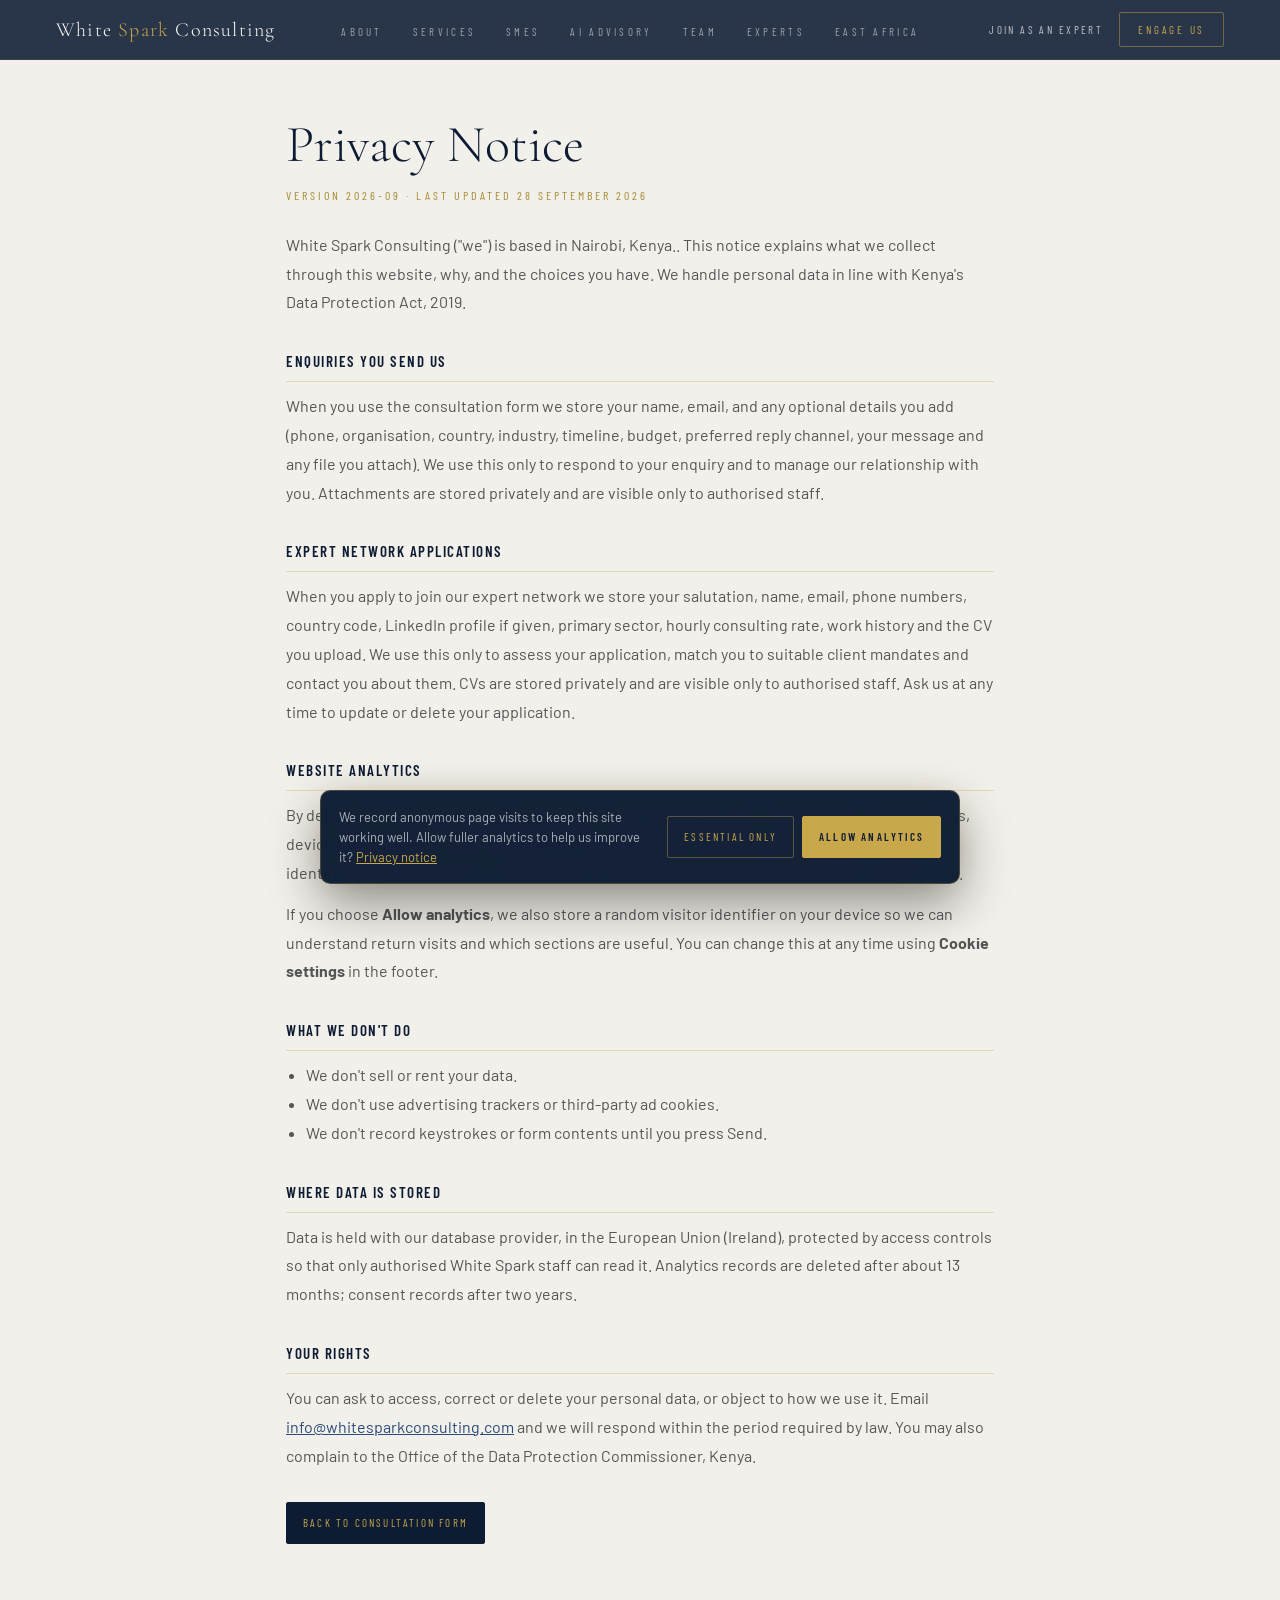
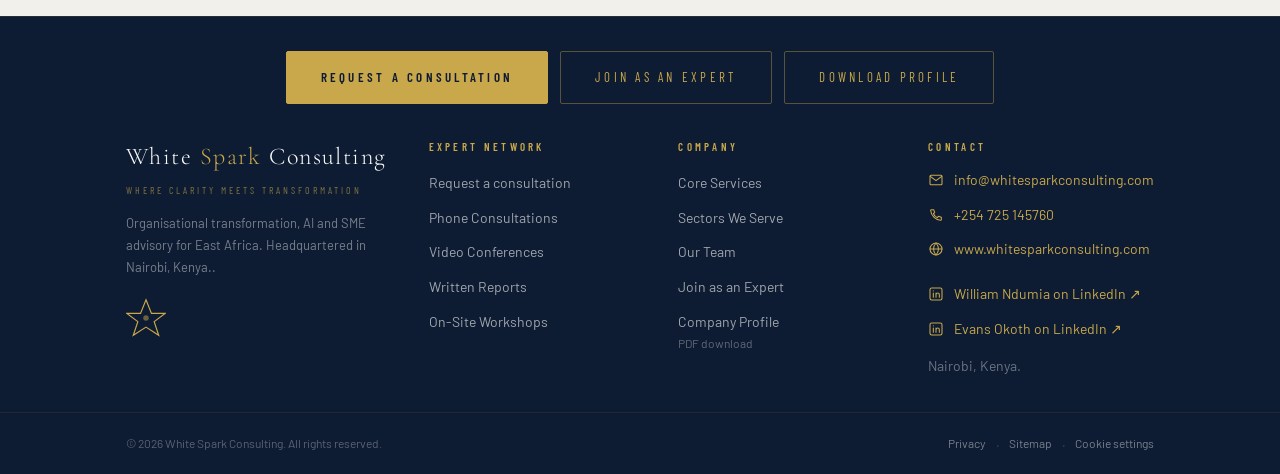
<file: privacy.html>
<!DOCTYPE html>
<html lang="en-KE">
<head>
<meta charset="utf-8">
<meta name="viewport" content="width=device-width, initial-scale=1, viewport-fit=cover">
<title>Privacy Notice | White Spark Consulting</title>
<meta name="description" content="How White Spark Consulting collects, uses and protects personal data submitted through this website, in line with Kenya&#x27;s Data Protection Act, 2019.">
<meta name="robots" content="index, follow, max-image-preview:large">
<link rel="canonical" href="https://www.whitesparkconsulting.com/privacy.html">
<meta name="theme-color" content="#0D1B33">
<meta property="og:type" content="website">
<meta property="og:site_name" content="White Spark Consulting">
<meta property="og:title" content="Privacy Notice | White Spark Consulting">
<meta property="og:description" content="How White Spark Consulting collects, uses and protects personal data submitted through this website, in line with Kenya&#x27;s Data Protection Act, 2019.">
<meta property="og:url" content="https://www.whitesparkconsulting.com/privacy.html">
<meta property="og:image" content="https://www.whitesparkconsulting.com/assets/img/og-image.jpg">
<meta property="og:image:width" content="1200"><meta property="og:image:height" content="630">
<meta property="og:locale" content="en_KE">
<meta name="twitter:card" content="summary_large_image">
<link rel="icon" href="/favicon.svg" type="image/svg+xml">
<link rel="icon" href="/favicon.ico" sizes="any">
<link rel="apple-touch-icon" href="/assets/img/apple-touch-icon.png">
<link rel="manifest" href="/site.webmanifest">
<link rel="preconnect" href="https://fonts.googleapis.com">
<link rel="preconnect" href="https://fonts.gstatic.com" crossorigin>
<link rel="preconnect" href="https://blveufcpnigfhvrphkhv.supabase.co" crossorigin>
<link href="https://fonts.googleapis.com/css2?family=Cormorant+Garamond:ital,wght@0,300;0,400;0,600;1,300;1,400&family=Barlow:wght@300;400;500;600&family=Barlow+Condensed:wght@300;400;600;700&display=swap" rel="stylesheet">
<link rel="stylesheet" href="/assets/css/style.css">
</head>
<body id="top">
<svg width="0" height="0" style="position:absolute" aria-hidden="true">
  <defs>
    <symbol id="i-gov" viewBox="0 0 24 24"><path d="M3 20h18M4 17h16M5 17V10M9.5 17V10M14.5 17V10M19 17V10M3 10h18L12 4z"/></symbol>
    <symbol id="i-bank" viewBox="0 0 24 24"><rect x="3" y="6" width="18" height="12" rx="1"/><circle cx="12" cy="12" r="2.6"/><path d="M6.5 9.5v5M17.5 9.5v5"/></symbol>
    <symbol id="i-store" viewBox="0 0 24 24"><path d="M4 10v10h16V10M3 10l2-6h14l2 6zM3 10a3 3 0 006 0 3 3 0 006 0 3 3 0 006 0M10 20v-5h4v5"/></symbol>
    <symbol id="i-globe" viewBox="0 0 24 24"><circle cx="12" cy="12" r="9"/><path d="M3 12h18M12 3c2.6 2.7 3.8 5.7 3.8 9s-1.2 6.3-3.8 9c-2.6-2.7-3.8-5.7-3.8-9S9.4 5.7 12 3z"/></symbol>
    <symbol id="i-tower" viewBox="0 0 24 24"><path d="M5 21V7l7-4 7 4v14M3 21h18M9 21v-4h6v4M9 9h.01M12 9h.01M15 9h.01M9 13h.01M12 13h.01M15 13h.01"/></symbol>
    <symbol id="i-ruler" viewBox="0 0 24 24"><path d="M3 17L17 3l4 4L7 21zM7 13l2 2M10 10l2 2M13 7l2 2"/></symbol>
    <symbol id="i-chart" viewBox="0 0 24 24"><path d="M4 20V4M4 20h16M8 16v-4M12 16V8M16 16v-6M20 7l-5-3"/></symbol>
    <symbol id="i-people" viewBox="0 0 24 24"><circle cx="9" cy="8" r="3.2"/><path d="M3 20c0-3.3 2.7-6 6-6s6 2.7 6 6M16 5a3 3 0 010 6M18 14c1.9.8 3 2.9 3 6"/></symbol>
    <symbol id="i-chip" viewBox="0 0 24 24"><rect x="6" y="6" width="12" height="12" rx="1.5"/><path d="M9 9h6v6H9zM9 2v4M15 2v4M9 18v4M15 18v4M2 9h4M2 15h4M18 9h4M18 15h4"/></symbol>
    <symbol id="i-seal" viewBox="0 0 24 24"><circle cx="12" cy="9" r="6"/><path d="M9 14l-2 7 5-3 5 3-2-7M9.5 9l1.8 1.8L14.8 7.5"/></symbol>
    <symbol id="i-target" viewBox="0 0 24 24"><circle cx="12" cy="12" r="9"/><circle cx="12" cy="12" r="5"/><circle cx="12" cy="12" r="1.2"/><path d="M12 12l7-7M16 5h3v3"/></symbol>
    <symbol id="i-case" viewBox="0 0 24 24"><rect x="3" y="7" width="18" height="13" rx="1.5"/><path d="M9 7V4h6v3M3 12.5h18M11 12.5v2h2v-2"/></symbol>
    <symbol id="i-crane" viewBox="0 0 24 24"><path d="M3 21h18M5 21V9h6v12M11 13h5v8M7.5 12v.01M7.5 15v.01M7.5 18v.01M13.5 16v.01M13.5 19v.01M5 9l6-5 9 2.5M18 6v5M17 11h2v2h-2z"/></symbol>
    <symbol id="i-bolt" viewBox="0 0 24 24"><path d="M13 2.5 4.5 13.5h6.5L10 21.5l8.5-11H12z"/></symbol>
    <symbol id="i-factory" viewBox="0 0 24 24"><path d="M3 21V11.5l5 3v-3l5 3v-3l5 3V4h3v17zM3 21h18M7 18h2M12 18h2M17 18h1.5"/></symbol>
    <symbol id="i-sprout" viewBox="0 0 24 24"><path d="M12 21v-8.5M12 12.5c0-4.3 3.1-7.5 8-7.5 0 4.3-3.1 7.5-8 7.5zM12 15c0-3.3-2.6-5.8-7-5.8 0 3.3 2.6 5.8 7 5.8zM6 21h12"/></symbol>
    <symbol id="i-health" viewBox="0 0 24 24"><path d="M12 20.5s-7.5-4.6-7.5-10.4A4.1 4.1 0 0 1 12 7.6a4.1 4.1 0 0 1 7.5 2.5c0 5.8-7.5 10.4-7.5 10.4z"/><path d="M12 10.3v5M9.5 12.8h5"/></symbol>
    <symbol id="i-phone" viewBox="0 0 24 24"><path d="M5.2 4h3.3l1.6 4.4-2.1 1.4a11 11 0 0 0 6.2 6.2l1.4-2.1 4.4 1.6v3.3a1.2 1.2 0 0 1-1.3 1.2A16.5 16.5 0 0 1 4 5.3 1.2 1.2 0 0 1 5.2 4z"/></symbol>
    <symbol id="i-video" viewBox="0 0 24 24"><rect x="2.5" y="6.5" width="13" height="11" rx="1.5"/><path d="M15.5 10.5l6-3.5v10l-6-3.5"/></symbol>
    <symbol id="i-report" viewBox="0 0 24 24"><path d="M6 3h8.5L19 7.5V21H6zM14 3v5h5M9 12.5h7M9 15.5h7M9 18.5h4"/></symbol>
    <symbol id="i-workshop" viewBox="0 0 24 24"><rect x="3" y="3.5" width="18" height="10" rx="1"/><path d="M7 10l3-3 2.5 2 4-3.5M6 21l2-4M18 21l-2-4M12 13.5V17M8 17h8"/></symbol>
    <symbol id="i-expert" viewBox="0 0 24 24"><circle cx="9.5" cy="7.5" r="3.8"/><path d="M2.5 20.5c0-3.9 3.1-7 7-7 1.8 0 3.4.7 4.7 1.8M18 13.5v7M14.5 17h7"/></symbol>
    <symbol id="i-route" viewBox="0 0 24 24"><circle cx="6" cy="18" r="2.4"/><circle cx="18" cy="6" r="2.4"/><path d="M8.4 18H15a3 3 0 000-6H9a3 3 0 010-6h6.6"/></symbol>
  </defs>
</svg>
<a class="skip" href="#main">Skip to content</a>
<header class="topnav" id="nav">
  <a class="nav-brand" href="/" aria-label="White Spark Consulting, home">White <span>Spark</span> Consulting</a>
  <ul class="nav-links">
    <li><a href="/about/">About</a></li>
    <li><a href="/services/">Services</a></li>
    <li><a href="/sme/">SMEs</a></li>
    <li><a href="/ai-advisory/">AI Advisory</a></li>
    <li><a href="/team/">Team</a></li>
    <li><a href="/experts/">Experts</a></li>
    <li><a href="/east-africa/">East Africa</a></li>
  </ul>
  <div class="nav-right">
    <a href="#join" class="nav-join" data-open-expert data-track="cta_click" data-label="join_nav">Join as an Expert</a>
    <a href="#enquiry" class="nav-cta" data-open-enquiry data-track="cta_click" data-label="nav">Engage Us</a>
    <button class="nav-toggle" type="button" aria-controls="mnav" aria-expanded="false" aria-label="Open menu">
      <svg class="i-open" viewBox="0 0 24 24" fill="none" stroke="currentColor" stroke-width="1.6" aria-hidden="true"><path d="M3 7h18M3 12h18M3 17h18"/></svg>
      <svg class="i-close" viewBox="0 0 24 24" fill="none" stroke="currentColor" stroke-width="1.6" aria-hidden="true" style="display:none"><path d="M6 6l12 12M18 6L6 18"/></svg>
    </button>
  </div>
</header>
<div class="mnav" id="mnav" hidden>
  <a href="/about/">About</a>
  <a href="/services/">Services</a>
  <a href="/sme/">SMEs</a>
  <a href="/ai-advisory/">AI Advisory</a>
  <a href="/team/">Team</a>
  <a href="/experts/">Expert Network</a>
  <a href="/#process">How We Work</a>
  <a href="/east-africa/">East Africa</a>
  <a href="/#why">Why White Spark</a>
  <a href="#join" class="mnav-join" data-open-expert data-track="cta_click" data-label="join_nav_mobile">Join as an Expert</a>
  <a href="#enquiry" data-open-enquiry data-track="cta_click" data-label="nav_mobile">Engage Us</a>
</div>

<main id="main" class="page">
<div class="inner">
<h1>Privacy Notice</h1>
<p class="meta">Version 2026-09 · Last updated 28 September 2026</p>
<p>White Spark Consulting ("we") is based in Nairobi, Kenya.. This notice explains what we collect through this website, why, and the choices you have. We handle personal data in line with Kenya's Data Protection Act, 2019.</p>
<h2>Enquiries you send us</h2>
<p>When you use the consultation form we store your name, email, and any optional details you add (phone, organisation, country, industry, timeline, budget, preferred reply channel, your message and any file you attach). We use this only to respond to your enquiry and to manage our relationship with you. Attachments are stored privately and are visible only to authorised staff.</p>
<h2>Expert network applications</h2>
<p>When you apply to join our expert network we store your salutation, name, email, phone numbers, country code, LinkedIn profile if given, primary sector, hourly consulting rate, work history and the CV you upload. We use this only to assess your application, match you to suitable client mandates and contact you about them. CVs are stored privately and are visible only to authorised staff. Ask us at any time to update or delete your application.</p>
<h2>Website analytics</h2>
<p>By default we record anonymous page visits: the page viewed, time, referring site, campaign tags, device type, browser, screen size, language and time zone. We link these to a random session identifier that ends when you close the tab. This keeps the site working and helps us spot errors.</p>
<p>If you choose <b>Allow analytics</b>, we also store a random visitor identifier on your device so we can understand return visits and which sections are useful. You can change this at any time using <b>Cookie settings</b> in the footer.</p>
<h2>What we don't do</h2>
<ul>
<li>We don't sell or rent your data.</li>
<li>We don't use advertising trackers or third-party ad cookies.</li>
<li>We don't record keystrokes or form contents until you press Send.</li>
</ul>
<h2>Where data is stored</h2>
<p>Data is held with our database provider, in the European Union (Ireland), protected by access controls so that only authorised White Spark staff can read it. Analytics records are deleted after about 13 months; consent records after two years.</p>
<h2>Your rights</h2>
<p>You can ask to access, correct or delete your personal data, or object to how we use it. Email <a href="mailto:info@whitesparkconsulting.com" data-cfg-email><span data-cfg-email-text>info@whitesparkconsulting.com</span></a> and we will respond within the period required by law. You may also complain to the Office of the Data Protection Commissioner, Kenya.</p>
<div class="actions"><a class="btn-s ink" href="#enquiry">Back to consultation form</a></div>
</div>
</main>
<footer class="ft">
  <div class="ft-actions">
    <div class="cta-buttons">
      <a href="#enquiry" class="btn btn-gold" data-open-enquiry data-track="cta_click" data-label="request_consultation">Request a Consultation</a>
      <a href="#join" class="btn btn-line" data-open-expert data-track="cta_click" data-label="join_cta">Join as an Expert</a>
      <a href="/assets/docs/WhiteSparkConsulting_Profile_2025.pdf" class="btn btn-line" data-profile-link download>Download Profile</a>
    </div>
  </div>
  <div class="ft-grid">
    <div class="ft-brand">
      <a class="ft-brand-name" href="#top">White <span>Spark</span> Consulting</a>
      <div class="ft-tagline">Where Clarity Meets Transformation</div>
      <p class="ft-blurb">Organisational transformation, AI and SME advisory for East Africa. Headquartered in Nairobi, Kenya..</p>
      <a class="ft-star" href="#top" aria-label="Back to top">
        <svg viewBox="0 0 44 44" width="40" height="40" fill="none" aria-hidden="true"><polygon points="22,2 28,17 43,17 31,26 36,41 22,32 8,41 13,26 1,17 16,17" fill="none" stroke="#C8A84B" stroke-width="1.3"/><circle cx="22" cy="22" r="3" fill="#C8A84B" opacity="0.5"/></svg>
      </a>
    </div>
    <nav class="ft-col" aria-label="Expert Network services">
      <h2 class="ft-h">Expert Network</h2>
      <ul>
        <li><a href="#enquiry" data-open-enquiry data-track="cta_click" data-label="footer">Request a consultation</a></li>
        <li><a href="/experts/#xn-phone">Phone Consultations</a></li>
        <li><a href="/experts/#xn-video">Video Conferences</a></li>
        <li><a href="/experts/#xn-reports">Written Reports</a></li>
        <li><a href="/experts/#xn-workshops">On-Site Workshops</a></li>
      </ul>
    </nav>
    <nav class="ft-col" aria-label="Company">
      <h2 class="ft-h">Company</h2>
      <ul>
        <li><a href="/services/">Core Services</a></li>
        <li><a href="/services/#sectors">Sectors We Serve</a></li>
        <li><a href="/team/">Our Team</a></li>
        <li><a href="#join" data-open-expert data-track="cta_click" data-label="join_footer">Join as an Expert</a></li>
        <li><a href="/assets/docs/WhiteSparkConsulting_Profile_2025.pdf" data-profile-link download>Company Profile <small>PDF download</small></a></li>
      </ul>
    </nav>
    <div class="ft-col">
      <h2 class="ft-h">Contact</h2>
      <ul class="cta-lines">
        <li><a href="mailto:info@whitesparkconsulting.com" data-cfg-email data-track="cta_click" data-label="email"><svg class="ci" viewBox="0 0 24 24" aria-hidden="true" focusable="false"><rect x="3" y="5" width="18" height="14" rx="1.5"/><path d="m3.5 6.5 8.5 6.5 8.5-6.5"/></svg><span data-cfg-email-text>info@whitesparkconsulting.com</span></a></li>
        <li><a href="tel:+254725145760" data-cfg-tel data-track="cta_click" data-label="phone"><svg class="ci" viewBox="0 0 24 24" aria-hidden="true" focusable="false"><path d="M5.2 4h3.3l1.6 4.4-2.1 1.4a11 11 0 0 0 6.2 6.2l1.4-2.1 4.4 1.6v3.3a1.2 1.2 0 0 1-1.3 1.2A16.5 16.5 0 0 1 4 5.3 1.2 1.2 0 0 1 5.2 4z"/></svg><span data-cfg-phone-text>+254 725 145760</span></a></li>
        <li><a href="https://www.whitesparkconsulting.com"><svg class="ci" viewBox="0 0 24 24" aria-hidden="true" focusable="false"><circle cx="12" cy="12" r="9"/><path d="M3 12h18M12 3c2.4 2.6 3.7 5.6 3.7 9s-1.3 6.4-3.7 9c-2.4-2.6-3.7-5.6-3.7-9S9.6 5.6 12 3z"/></svg><span>www.whitesparkconsulting.com</span></a></li>
        <li class="li li-first"><a href="https://www.linkedin.com/in/william-ndumia-b1385337/" target="_blank" rel="noopener" data-track="outbound" data-label="linkedin_william"><svg class="ci" viewBox="0 0 24 24" aria-hidden="true" focusable="false"><rect x="3" y="3" width="18" height="18" rx="2.5"/><path d="M8 10.5V17M8 7.2v.1M12 17v-6.5M12 13.5c0-1.7 1-3 2.5-3S17 11.6 17 13.3V17"/></svg><span>William Ndumia on LinkedIn ↗</span></a></li>
        <li class="li"><a href="https://www.linkedin.com/in/evans-otieno-okoth-46592884/" target="_blank" rel="noopener" data-track="outbound" data-label="linkedin_evans"><svg class="ci" viewBox="0 0 24 24" aria-hidden="true" focusable="false"><rect x="3" y="3" width="18" height="18" rx="2.5"/><path d="M8 10.5V17M8 7.2v.1M12 17v-6.5M12 13.5c0-1.7 1-3 2.5-3S17 11.6 17 13.3V17"/></svg><span>Evans Okoth on LinkedIn ↗</span></a></li>
        
        <li><span class="ft-col-plain">Nairobi, Kenya.</span></li>
      </ul>
    </div>
  </div>
  <div class="ft-bar"><div class="ft-bar-in">
    <p class="ft-copy">© <span data-year>2026</span> White Spark Consulting. All rights reserved.</p>
    <p class="ft-links"><a href="/privacy.html">Privacy</a><span>·</span><a href="/sitemap.html">Sitemap</a><span>·</span><button type="button" data-cookie-settings>Cookie settings</button></p>
  </div></div>
</footer>

<dialog class="enq-modal" id="enq-modal" aria-labelledby="enq-title">
  <div class="enq c dk">
    <button class="enq-close" type="button" data-close-enquiry data-close-modal aria-label="Close"><svg viewBox="0 0 24 24" fill="none" stroke="currentColor" stroke-width="1.6" aria-hidden="true"><path d="M6 6l12 12M18 6L6 18"/></svg></button>
    <div class="enq-head">
      <h2 class="enq-title" id="enq-title">Request a <em>Consultation</em></h2>
      <p class="enq-note">Response within one business day.</p>
    </div>

    <form id="enquiry" novalidate>
      <div class="f-grid">
        <label class="fld"><span>Full name</span><input name="full_name" autocomplete="name" required minlength="2" maxlength="120" placeholder="Jane Wanjiku"></label>
        <label class="fld"><span>Email</span><input name="email" type="email" autocomplete="email" inputmode="email" required maxlength="254" placeholder="jane@company.co.ke"></label>
        <label class="fld"><span>Phone <em>optional</em></span><input name="phone" type="tel" autocomplete="tel" inputmode="tel" maxlength="40" placeholder="+254 7…"></label>
        <label class="fld"><span>Organisation <em>optional</em></span><input name="organisation" autocomplete="organization" maxlength="160" placeholder="Company or institution"></label>
        <label class="fld"><span>You are</span><select name="client_segment" required><option value="" selected disabled>Select</option><option>Government &amp; public sector</option><option>Financial institution</option><option>SME / growth business</option><option>Development organisation</option><option>Corporate / multinational</option><option>Other</option></select></label>
        <label class="fld"><span>Interested in</span><select name="service_interest" required><option value="" selected disabled>Select</option><option>Organisational design &amp; restructuring</option><option>Strategic change management</option><option>Leadership development &amp; culture</option><option>Digital &amp; AI transformation</option><option>Performance &amp; operating model</option><option>HR &amp; talent transformation</option><option>SME advisory</option><option>AI consultancy</option><optgroup label="Expert Network"><option>Expert phone consultation</option><option>Expert video conference</option><option>Expert written report</option><option>On-site workshop</option></optgroup><option>Other</option></select></label>
        <label class="fld f-full"><span>How can we help?</span><textarea name="message" required minlength="10" maxlength="5000" rows="5" placeholder="A few lines on the challenge, the team involved and what success looks like."></textarea><small class="count" aria-live="polite">0 / 5000</small></label>
      </div>

      <details class="more">
        <summary>Add project details <em>optional</em></summary>
        <div class="f-grid f-pairs">
          <label class="fld"><span>Country</span><select name="country"><option value="">Select</option><option>Kenya</option><option>Uganda</option><option>Tanzania</option><option>Rwanda</option><option>Ethiopia</option><option>South Sudan</option><option>DRC</option><option>Mozambique</option><option>Other</option></select></label>
          <label class="fld"><span>Industry</span><input name="sector" maxlength="80" placeholder="e.g. Agribusiness"></label>
          <label class="fld"><span>Timeline</span><select name="timeline"><option value="">Select</option><option>Immediately</option><option>Within 1–3 months</option><option>Within 3–6 months</option><option>Exploring options</option></select></label>
          <label class="fld"><span>Budget</span><select name="budget_range"><option value="">Select</option><option>Under KES 500k</option><option>KES 500k – 2M</option><option>KES 2M – 10M</option><option>Above KES 10M</option><option>Other</option></select></label>
          <fieldset class="fld f-full seg"><legend>Preferred reply</legend>
            <div class="seg-opts">
              <label><input type="radio" name="preferred_contact" value="email" checked><span>Email</span></label>
              <label><input type="radio" name="preferred_contact" value="phone"><span>Phone</span></label>
              <label><input type="radio" name="preferred_contact" value="whatsapp"><span>WhatsApp</span></label>
            </div>
          </fieldset>
          <label class="fld f-full file"><input type="file" name="attachment" accept=".pdf,.doc,.docx,.ppt,.pptx,.xlsx,.jpg,.jpeg,.png"><span class="file-ui"><b>Attach</b><span class="file-name">A brief (PDF, Word, PowerPoint, Excel or image, up to 10 MB)</span></span></label>
        </div>
      </details>

      <label class="hp" aria-hidden="true">Website<input name="website" tabindex="-1" autocomplete="off"></label>
      <label class="consent"><input type="checkbox" name="consent_given" required><span>I agree that White Spark Consulting may use these details to respond to my enquiry, as set out in the <a href="/privacy.html">privacy notice</a>.</span></label>
      <p class="f-msg" role="status" aria-live="polite"></p>
      <button class="btn btn-gold f-submit" type="submit"><span class="b-txt">Send Enquiry</span></button>
    </form>

    <div class="sent" id="sent" hidden tabindex="-1">
      <span class="sent-mark"><svg viewBox="0 0 24 24" fill="none" stroke="currentColor" stroke-width="1.8" aria-hidden="true"><path d="M5 12.5l4.5 4.5L19 7.5"/></svg></span>
      <h3>Enquiry received.</h3>
      <p>Thank you. A senior consultant will reply to <b data-sent-email></b> shortly.</p>
      <button class="btn-s ghost" type="button" data-reset>Send another enquiry</button>
    </div>
  </div>
</dialog>

<dialog class="enq-modal xp-modal" id="xp-modal" aria-labelledby="xp-title">
  <div class="enq c dk">
    <button class="enq-close" type="button" data-close-modal aria-label="Close"><svg viewBox="0 0 24 24" fill="none" stroke="currentColor" stroke-width="1.6" aria-hidden="true"><path d="M6 6l12 12M18 6L6 18"/></svg></button>
    <div class="enq-head">
      <h2 class="enq-title" id="xp-title">Join as an <em>Expert</em></h2>
      <p class="enq-note">We review every profile and contact you.</p>
    </div>

    <form id="expert" novalidate>
      <fieldset class="f-sec">
        <legend class="f-legend"><b>1</b> General Information</legend>
        <div class="f-grid">
          <fieldset class="fld f-full seg"><legend>Salutation<span class="req" aria-hidden="true">*</span></legend>
            <div class="seg-opts sal">
              <label><input type="radio" name="salutation" value="Mr" required><span>Mr</span></label>
              <label><input type="radio" name="salutation" value="Ms"><span>Ms</span></label>
              <label><input type="radio" name="salutation" value="Mrs"><span>Mrs</span></label>
              <label><input type="radio" name="salutation" value="Dr"><span>Dr</span></label>
              <label><input type="radio" name="salutation" value="Prof"><span>Prof</span></label>
            </div>
          </fieldset>
          <label class="fld"><span>First name<b class="req" aria-hidden="true">*</b></span><input name="first_name" autocomplete="given-name" required maxlength="60" placeholder="Jane"></label>
          <label class="fld"><span>Last name<b class="req" aria-hidden="true">*</b></span><input name="last_name" autocomplete="family-name" required maxlength="60" placeholder="Wanjiku"></label>
          <label class="fld f-full"><span>Email<b class="req" aria-hidden="true">*</b></span><input name="email" type="email" autocomplete="email" inputmode="email" required maxlength="254" placeholder="jane@example.com"></label>
        </div>
      </fieldset>

      <fieldset class="f-sec">
        <legend class="f-legend"><b>2</b> Contacts</legend>
        <div class="f-grid">
          <div class="f-full phone-row">
            <label class="fld"><span>Country code<b class="req" aria-hidden="true">*</b></span><select name="country_code" autocomplete="tel-country-code" required><option value="+254" selected>Kenya (+254)</option><option value="+256">Uganda (+256)</option><option value="+255">Tanzania (+255)</option><option value="+250">Rwanda (+250)</option><option value="+257">Burundi (+257)</option><option value="+251">Ethiopia (+251)</option><option value="+211">South Sudan (+211)</option><option value="+252">Somalia (+252)</option><option value="+243">DRC (+243)</option><option value="+258">Mozambique (+258)</option><option value="+260">Zambia (+260)</option><option value="+265">Malawi (+265)</option><option value="+263">Zimbabwe (+263)</option><option value="+27">South Africa (+27)</option><option value="+234">Nigeria (+234)</option><option value="+233">Ghana (+233)</option><option value="+20">Egypt (+20)</option><option value="+212">Morocco (+212)</option><option value="+44">United Kingdom (+44)</option><option value="+353">Ireland (+353)</option><option value="+49">Germany (+49)</option><option value="+33">France (+33)</option><option value="+31">Netherlands (+31)</option><option value="+32">Belgium (+32)</option><option value="+41">Switzerland (+41)</option><option value="+46">Sweden (+46)</option><option value="+1">United States / Canada (+1)</option><option value="+971">United Arab Emirates (+971)</option><option value="+966">Saudi Arabia (+966)</option><option value="+974">Qatar (+974)</option><option value="+91">India (+91)</option><option value="+86">China (+86)</option><option value="+61">Australia (+61)</option></select></label>
            <label class="fld"><span>Primary phone<b class="req" aria-hidden="true">*</b></span><input name="primary_phone" type="tel" autocomplete="tel-national" inputmode="tel" required maxlength="20" placeholder="712 345 678"></label>
          </div>
          <label class="fld"><span>Secondary phone <em>optional</em></span><input name="secondary_phone" type="tel" inputmode="tel" maxlength="20" placeholder="Same country code"></label>
          <label class="fld"><span>LinkedIn <em>optional</em></span><input name="linkedin_url" type="url" inputmode="url" maxlength="300" placeholder="linkedin.com/in/…"></label>
        </div>
      </fieldset>

      <fieldset class="f-sec">
        <legend class="f-legend"><b>3</b> Experience</legend>
        <div class="f-grid">
          <label class="fld"><span>Primary sector <em>optional</em></span><select name="sector"><option value="">Select</option><option>Government &amp; Public Sector</option><option>Banking, Microfinance &amp; Financial Services</option><option>Construction, Infrastructure &amp; Real Estate</option><option>Oil, Gas, Energy &amp; Utilities</option><option>Manufacturing &amp; Industrial</option><option>Agriculture, Agribusiness &amp; Food</option><option>ICT, Telecom, Digital &amp; Fintech</option><option>Healthcare, Pharmaceuticals &amp; Development</option><option>Other</option></select></label>
          <div class="fld rate-fld"><span id="rate-lbl">Your hourly consulting rate<b class="req" aria-hidden="true">*</b></span>
            <div class="rate-row">
              <input name="hourly_rate" type="number" inputmode="decimal" min="1" max="999999" step="any" required aria-labelledby="rate-lbl" placeholder="e.g. 150">
              <select name="rate_currency" aria-label="Currency"><option selected>USD</option><option>KES</option><option>EUR</option><option>GBP</option></select>
            </div>
          </div>
          <label class="fld f-full"><span>Work history<b class="req" aria-hidden="true">*</b></span><textarea name="work_history" required minlength="30" maxlength="8000" rows="5" placeholder="Your roles, organisations and years, most recent first. Include the sectors and markets you know best."></textarea><small class="count" aria-live="polite">0 / 8000</small></label>
          <label class="fld f-full file cv-file"><span>Biography (CV)<b class="req" aria-hidden="true">*</b></span><input type="file" name="cv" accept=".pdf,.doc,.docx,application/pdf,application/msword,application/vnd.openxmlformats-officedocument.wordprocessingml.document" required><span class="file-ui"><b>Upload CV</b><span class="file-name">Choose a file</span></span><small class="f-hint">Please only upload files with extensions doc, docx or pdf. Maximum 10 MB.</small></label>
        </div>
      </fieldset>

      <label class="hp" aria-hidden="true">Website<input name="website" tabindex="-1" autocomplete="off"></label>
      <label class="consent"><input type="checkbox" name="consent_given" required><span>I agree that White Spark Consulting may store my details and CV to assess my application and contact me about suitable mandates, as set out in the <a href="/privacy.html">privacy notice</a>.</span></label>
      <p class="f-msg" role="status" aria-live="polite"></p>
      <button class="btn btn-gold f-submit" type="submit"><span class="b-txt">Submit application</span></button>
    </form>

    <div class="sent" id="xp-sent" hidden tabindex="-1">
      <span class="sent-mark"><svg viewBox="0 0 24 24" fill="none" stroke="currentColor" stroke-width="1.8" aria-hidden="true"><path d="M5 12.5l4.5 4.5L19 7.5"/></svg></span>
      <h3>Application received.</h3>
      <p>Thank you. We'll review your profile and contact <b data-sent-email></b> when a mandate matches your expertise.</p>
      <button class="btn-s ghost" type="button" data-reset>Submit another application</button>
    </div>
  </div>
</dialog>

<div class="cookie" id="cookie" role="dialog" aria-live="polite" aria-label="Analytics preferences" hidden>
  <p>We record anonymous page visits to keep this site working well. Allow fuller analytics to help us improve it? <a href="/privacy.html">Privacy notice</a></p>
  <div class="cookie-b">
    <button type="button" class="btn-s ghost" data-consent="rejected">Essential only</button>
    <button type="button" class="btn-s gold" data-consent="accepted">Allow analytics</button>
  </div>
</div>
<script src="/assets/js/config.js"></script>
<script src="/assets/js/app.js" defer></script>
</body>
</html>
</file>
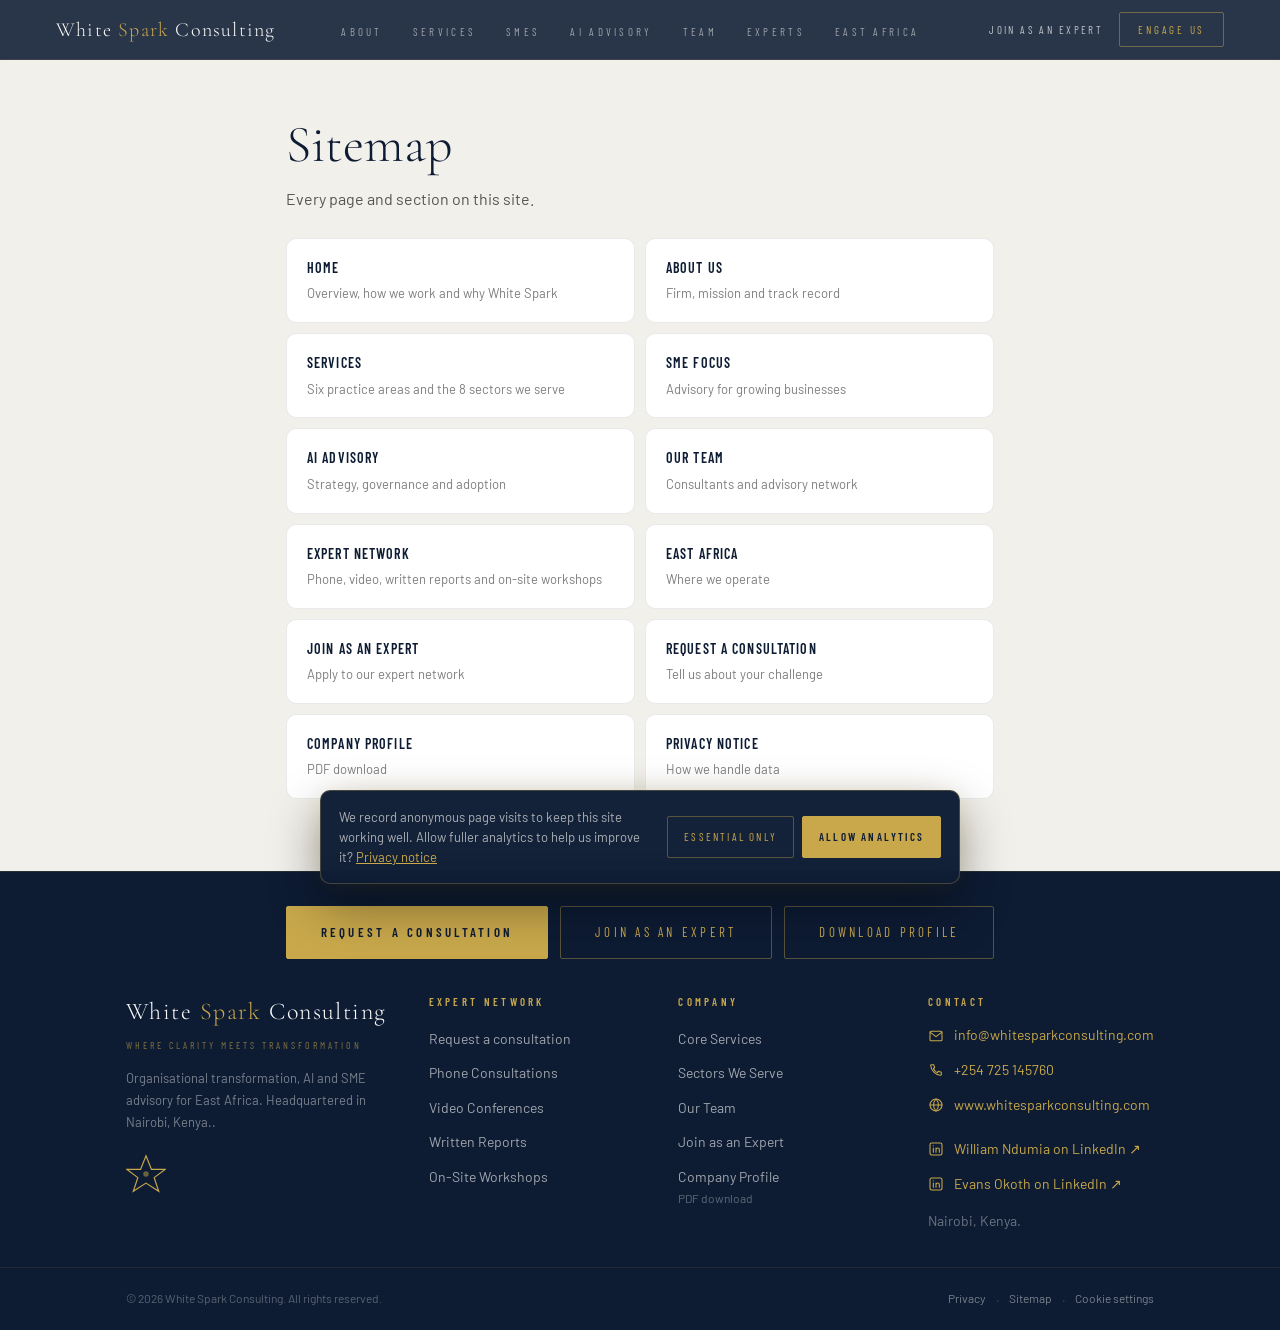
<file: sitemap.html>
<!DOCTYPE html>
<html lang="en-KE">
<head>
<meta charset="utf-8">
<meta name="viewport" content="width=device-width, initial-scale=1, viewport-fit=cover">
<title>Sitemap | White Spark Consulting</title>
<meta name="description" content="Every page on the White Spark Consulting website.">
<meta name="robots" content="index, follow, max-image-preview:large">
<link rel="canonical" href="https://www.whitesparkconsulting.com/sitemap.html">
<meta name="theme-color" content="#0D1B33">
<meta property="og:type" content="website">
<meta property="og:site_name" content="White Spark Consulting">
<meta property="og:title" content="Sitemap | White Spark Consulting">
<meta property="og:description" content="Every page on the White Spark Consulting website.">
<meta property="og:url" content="https://www.whitesparkconsulting.com/sitemap.html">
<meta property="og:image" content="https://www.whitesparkconsulting.com/assets/img/og-image.jpg">
<meta property="og:image:width" content="1200"><meta property="og:image:height" content="630">
<meta property="og:locale" content="en_KE">
<meta name="twitter:card" content="summary_large_image">
<link rel="icon" href="/favicon.svg" type="image/svg+xml">
<link rel="icon" href="/favicon.ico" sizes="any">
<link rel="apple-touch-icon" href="/assets/img/apple-touch-icon.png">
<link rel="manifest" href="/site.webmanifest">
<link rel="preconnect" href="https://fonts.googleapis.com">
<link rel="preconnect" href="https://fonts.gstatic.com" crossorigin>
<link rel="preconnect" href="https://blveufcpnigfhvrphkhv.supabase.co" crossorigin>
<link href="https://fonts.googleapis.com/css2?family=Cormorant+Garamond:ital,wght@0,300;0,400;0,600;1,300;1,400&family=Barlow:wght@300;400;500;600&family=Barlow+Condensed:wght@300;400;600;700&display=swap" rel="stylesheet">
<link rel="stylesheet" href="/assets/css/style.css">
</head>
<body id="top">
<svg width="0" height="0" style="position:absolute" aria-hidden="true">
  <defs>
    <symbol id="i-gov" viewBox="0 0 24 24"><path d="M3 20h18M4 17h16M5 17V10M9.5 17V10M14.5 17V10M19 17V10M3 10h18L12 4z"/></symbol>
    <symbol id="i-bank" viewBox="0 0 24 24"><rect x="3" y="6" width="18" height="12" rx="1"/><circle cx="12" cy="12" r="2.6"/><path d="M6.5 9.5v5M17.5 9.5v5"/></symbol>
    <symbol id="i-store" viewBox="0 0 24 24"><path d="M4 10v10h16V10M3 10l2-6h14l2 6zM3 10a3 3 0 006 0 3 3 0 006 0 3 3 0 006 0M10 20v-5h4v5"/></symbol>
    <symbol id="i-globe" viewBox="0 0 24 24"><circle cx="12" cy="12" r="9"/><path d="M3 12h18M12 3c2.6 2.7 3.8 5.7 3.8 9s-1.2 6.3-3.8 9c-2.6-2.7-3.8-5.7-3.8-9S9.4 5.7 12 3z"/></symbol>
    <symbol id="i-tower" viewBox="0 0 24 24"><path d="M5 21V7l7-4 7 4v14M3 21h18M9 21v-4h6v4M9 9h.01M12 9h.01M15 9h.01M9 13h.01M12 13h.01M15 13h.01"/></symbol>
    <symbol id="i-ruler" viewBox="0 0 24 24"><path d="M3 17L17 3l4 4L7 21zM7 13l2 2M10 10l2 2M13 7l2 2"/></symbol>
    <symbol id="i-chart" viewBox="0 0 24 24"><path d="M4 20V4M4 20h16M8 16v-4M12 16V8M16 16v-6M20 7l-5-3"/></symbol>
    <symbol id="i-people" viewBox="0 0 24 24"><circle cx="9" cy="8" r="3.2"/><path d="M3 20c0-3.3 2.7-6 6-6s6 2.7 6 6M16 5a3 3 0 010 6M18 14c1.9.8 3 2.9 3 6"/></symbol>
    <symbol id="i-chip" viewBox="0 0 24 24"><rect x="6" y="6" width="12" height="12" rx="1.5"/><path d="M9 9h6v6H9zM9 2v4M15 2v4M9 18v4M15 18v4M2 9h4M2 15h4M18 9h4M18 15h4"/></symbol>
    <symbol id="i-seal" viewBox="0 0 24 24"><circle cx="12" cy="9" r="6"/><path d="M9 14l-2 7 5-3 5 3-2-7M9.5 9l1.8 1.8L14.8 7.5"/></symbol>
    <symbol id="i-target" viewBox="0 0 24 24"><circle cx="12" cy="12" r="9"/><circle cx="12" cy="12" r="5"/><circle cx="12" cy="12" r="1.2"/><path d="M12 12l7-7M16 5h3v3"/></symbol>
    <symbol id="i-case" viewBox="0 0 24 24"><rect x="3" y="7" width="18" height="13" rx="1.5"/><path d="M9 7V4h6v3M3 12.5h18M11 12.5v2h2v-2"/></symbol>
    <symbol id="i-crane" viewBox="0 0 24 24"><path d="M3 21h18M5 21V9h6v12M11 13h5v8M7.5 12v.01M7.5 15v.01M7.5 18v.01M13.5 16v.01M13.5 19v.01M5 9l6-5 9 2.5M18 6v5M17 11h2v2h-2z"/></symbol>
    <symbol id="i-bolt" viewBox="0 0 24 24"><path d="M13 2.5 4.5 13.5h6.5L10 21.5l8.5-11H12z"/></symbol>
    <symbol id="i-factory" viewBox="0 0 24 24"><path d="M3 21V11.5l5 3v-3l5 3v-3l5 3V4h3v17zM3 21h18M7 18h2M12 18h2M17 18h1.5"/></symbol>
    <symbol id="i-sprout" viewBox="0 0 24 24"><path d="M12 21v-8.5M12 12.5c0-4.3 3.1-7.5 8-7.5 0 4.3-3.1 7.5-8 7.5zM12 15c0-3.3-2.6-5.8-7-5.8 0 3.3 2.6 5.8 7 5.8zM6 21h12"/></symbol>
    <symbol id="i-health" viewBox="0 0 24 24"><path d="M12 20.5s-7.5-4.6-7.5-10.4A4.1 4.1 0 0 1 12 7.6a4.1 4.1 0 0 1 7.5 2.5c0 5.8-7.5 10.4-7.5 10.4z"/><path d="M12 10.3v5M9.5 12.8h5"/></symbol>
    <symbol id="i-phone" viewBox="0 0 24 24"><path d="M5.2 4h3.3l1.6 4.4-2.1 1.4a11 11 0 0 0 6.2 6.2l1.4-2.1 4.4 1.6v3.3a1.2 1.2 0 0 1-1.3 1.2A16.5 16.5 0 0 1 4 5.3 1.2 1.2 0 0 1 5.2 4z"/></symbol>
    <symbol id="i-video" viewBox="0 0 24 24"><rect x="2.5" y="6.5" width="13" height="11" rx="1.5"/><path d="M15.5 10.5l6-3.5v10l-6-3.5"/></symbol>
    <symbol id="i-report" viewBox="0 0 24 24"><path d="M6 3h8.5L19 7.5V21H6zM14 3v5h5M9 12.5h7M9 15.5h7M9 18.5h4"/></symbol>
    <symbol id="i-workshop" viewBox="0 0 24 24"><rect x="3" y="3.5" width="18" height="10" rx="1"/><path d="M7 10l3-3 2.5 2 4-3.5M6 21l2-4M18 21l-2-4M12 13.5V17M8 17h8"/></symbol>
    <symbol id="i-expert" viewBox="0 0 24 24"><circle cx="9.5" cy="7.5" r="3.8"/><path d="M2.5 20.5c0-3.9 3.1-7 7-7 1.8 0 3.4.7 4.7 1.8M18 13.5v7M14.5 17h7"/></symbol>
    <symbol id="i-route" viewBox="0 0 24 24"><circle cx="6" cy="18" r="2.4"/><circle cx="18" cy="6" r="2.4"/><path d="M8.4 18H15a3 3 0 000-6H9a3 3 0 010-6h6.6"/></symbol>
  </defs>
</svg>
<a class="skip" href="#main">Skip to content</a>
<header class="topnav" id="nav">
  <a class="nav-brand" href="/" aria-label="White Spark Consulting, home">White <span>Spark</span> Consulting</a>
  <ul class="nav-links">
    <li><a href="/about/">About</a></li>
    <li><a href="/services/">Services</a></li>
    <li><a href="/sme/">SMEs</a></li>
    <li><a href="/ai-advisory/">AI Advisory</a></li>
    <li><a href="/team/">Team</a></li>
    <li><a href="/experts/">Experts</a></li>
    <li><a href="/east-africa/">East Africa</a></li>
  </ul>
  <div class="nav-right">
    <a href="#join" class="nav-join" data-open-expert data-track="cta_click" data-label="join_nav">Join as an Expert</a>
    <a href="#enquiry" class="nav-cta" data-open-enquiry data-track="cta_click" data-label="nav">Engage Us</a>
    <button class="nav-toggle" type="button" aria-controls="mnav" aria-expanded="false" aria-label="Open menu">
      <svg class="i-open" viewBox="0 0 24 24" fill="none" stroke="currentColor" stroke-width="1.6" aria-hidden="true"><path d="M3 7h18M3 12h18M3 17h18"/></svg>
      <svg class="i-close" viewBox="0 0 24 24" fill="none" stroke="currentColor" stroke-width="1.6" aria-hidden="true" style="display:none"><path d="M6 6l12 12M18 6L6 18"/></svg>
    </button>
  </div>
</header>
<div class="mnav" id="mnav" hidden>
  <a href="/about/">About</a>
  <a href="/services/">Services</a>
  <a href="/sme/">SMEs</a>
  <a href="/ai-advisory/">AI Advisory</a>
  <a href="/team/">Team</a>
  <a href="/experts/">Expert Network</a>
  <a href="/#process">How We Work</a>
  <a href="/east-africa/">East Africa</a>
  <a href="/#why">Why White Spark</a>
  <a href="#join" class="mnav-join" data-open-expert data-track="cta_click" data-label="join_nav_mobile">Join as an Expert</a>
  <a href="#enquiry" data-open-enquiry data-track="cta_click" data-label="nav_mobile">Engage Us</a>
</div>

<main id="main" class="page">
<div class="inner">
<h1>Sitemap</h1>
<p>Every page and section on this site.</p>
<div class="sm-list">
<a href="/">Home<small>Overview, how we work and why White Spark</small></a>
<a href="/about/">About Us<small>Firm, mission and track record</small></a>
<a href="/services/">Services<small>Six practice areas and the 8 sectors we serve</small></a>
<a href="/sme/">SME Focus<small>Advisory for growing businesses</small></a>
<a href="/ai-advisory/">AI Advisory<small>Strategy, governance and adoption</small></a>
<a href="/team/">Our Team<small>Consultants and advisory network</small></a>
<a href="/experts/">Expert Network<small>Phone, video, written reports and on-site workshops</small></a>
<a href="/east-africa/">East Africa<small>Where we operate</small></a>
<a href="#join">Join as an Expert<small>Apply to our expert network</small></a>
<a href="#enquiry">Request a Consultation<small>Tell us about your challenge</small></a>
<a href="/assets/docs/WhiteSparkConsulting_Profile_2025.pdf" data-profile-link download>Company Profile<small>PDF download</small></a>
<a href="/privacy.html">Privacy Notice<small>How we handle data</small></a>
</div>
</div>
</main>
<footer class="ft">
  <div class="ft-actions">
    <div class="cta-buttons">
      <a href="#enquiry" class="btn btn-gold" data-open-enquiry data-track="cta_click" data-label="request_consultation">Request a Consultation</a>
      <a href="#join" class="btn btn-line" data-open-expert data-track="cta_click" data-label="join_cta">Join as an Expert</a>
      <a href="/assets/docs/WhiteSparkConsulting_Profile_2025.pdf" class="btn btn-line" data-profile-link download>Download Profile</a>
    </div>
  </div>
  <div class="ft-grid">
    <div class="ft-brand">
      <a class="ft-brand-name" href="#top">White <span>Spark</span> Consulting</a>
      <div class="ft-tagline">Where Clarity Meets Transformation</div>
      <p class="ft-blurb">Organisational transformation, AI and SME advisory for East Africa. Headquartered in Nairobi, Kenya..</p>
      <a class="ft-star" href="#top" aria-label="Back to top">
        <svg viewBox="0 0 44 44" width="40" height="40" fill="none" aria-hidden="true"><polygon points="22,2 28,17 43,17 31,26 36,41 22,32 8,41 13,26 1,17 16,17" fill="none" stroke="#C8A84B" stroke-width="1.3"/><circle cx="22" cy="22" r="3" fill="#C8A84B" opacity="0.5"/></svg>
      </a>
    </div>
    <nav class="ft-col" aria-label="Expert Network services">
      <h2 class="ft-h">Expert Network</h2>
      <ul>
        <li><a href="#enquiry" data-open-enquiry data-track="cta_click" data-label="footer">Request a consultation</a></li>
        <li><a href="/experts/#xn-phone">Phone Consultations</a></li>
        <li><a href="/experts/#xn-video">Video Conferences</a></li>
        <li><a href="/experts/#xn-reports">Written Reports</a></li>
        <li><a href="/experts/#xn-workshops">On-Site Workshops</a></li>
      </ul>
    </nav>
    <nav class="ft-col" aria-label="Company">
      <h2 class="ft-h">Company</h2>
      <ul>
        <li><a href="/services/">Core Services</a></li>
        <li><a href="/services/#sectors">Sectors We Serve</a></li>
        <li><a href="/team/">Our Team</a></li>
        <li><a href="#join" data-open-expert data-track="cta_click" data-label="join_footer">Join as an Expert</a></li>
        <li><a href="/assets/docs/WhiteSparkConsulting_Profile_2025.pdf" data-profile-link download>Company Profile <small>PDF download</small></a></li>
      </ul>
    </nav>
    <div class="ft-col">
      <h2 class="ft-h">Contact</h2>
      <ul class="cta-lines">
        <li><a href="mailto:info@whitesparkconsulting.com" data-cfg-email data-track="cta_click" data-label="email"><svg class="ci" viewBox="0 0 24 24" aria-hidden="true" focusable="false"><rect x="3" y="5" width="18" height="14" rx="1.5"/><path d="m3.5 6.5 8.5 6.5 8.5-6.5"/></svg><span data-cfg-email-text>info@whitesparkconsulting.com</span></a></li>
        <li><a href="tel:+254725145760" data-cfg-tel data-track="cta_click" data-label="phone"><svg class="ci" viewBox="0 0 24 24" aria-hidden="true" focusable="false"><path d="M5.2 4h3.3l1.6 4.4-2.1 1.4a11 11 0 0 0 6.2 6.2l1.4-2.1 4.4 1.6v3.3a1.2 1.2 0 0 1-1.3 1.2A16.5 16.5 0 0 1 4 5.3 1.2 1.2 0 0 1 5.2 4z"/></svg><span data-cfg-phone-text>+254 725 145760</span></a></li>
        <li><a href="https://www.whitesparkconsulting.com"><svg class="ci" viewBox="0 0 24 24" aria-hidden="true" focusable="false"><circle cx="12" cy="12" r="9"/><path d="M3 12h18M12 3c2.4 2.6 3.7 5.6 3.7 9s-1.3 6.4-3.7 9c-2.4-2.6-3.7-5.6-3.7-9S9.6 5.6 12 3z"/></svg><span>www.whitesparkconsulting.com</span></a></li>
        <li class="li li-first"><a href="https://www.linkedin.com/in/william-ndumia-b1385337/" target="_blank" rel="noopener" data-track="outbound" data-label="linkedin_william"><svg class="ci" viewBox="0 0 24 24" aria-hidden="true" focusable="false"><rect x="3" y="3" width="18" height="18" rx="2.5"/><path d="M8 10.5V17M8 7.2v.1M12 17v-6.5M12 13.5c0-1.7 1-3 2.5-3S17 11.6 17 13.3V17"/></svg><span>William Ndumia on LinkedIn ↗</span></a></li>
        <li class="li"><a href="https://www.linkedin.com/in/evans-otieno-okoth-46592884/" target="_blank" rel="noopener" data-track="outbound" data-label="linkedin_evans"><svg class="ci" viewBox="0 0 24 24" aria-hidden="true" focusable="false"><rect x="3" y="3" width="18" height="18" rx="2.5"/><path d="M8 10.5V17M8 7.2v.1M12 17v-6.5M12 13.5c0-1.7 1-3 2.5-3S17 11.6 17 13.3V17"/></svg><span>Evans Okoth on LinkedIn ↗</span></a></li>
        
        <li><span class="ft-col-plain">Nairobi, Kenya.</span></li>
      </ul>
    </div>
  </div>
  <div class="ft-bar"><div class="ft-bar-in">
    <p class="ft-copy">© <span data-year>2026</span> White Spark Consulting. All rights reserved.</p>
    <p class="ft-links"><a href="/privacy.html">Privacy</a><span>·</span><a href="/sitemap.html">Sitemap</a><span>·</span><button type="button" data-cookie-settings>Cookie settings</button></p>
  </div></div>
</footer>

<dialog class="enq-modal" id="enq-modal" aria-labelledby="enq-title">
  <div class="enq c dk">
    <button class="enq-close" type="button" data-close-enquiry data-close-modal aria-label="Close"><svg viewBox="0 0 24 24" fill="none" stroke="currentColor" stroke-width="1.6" aria-hidden="true"><path d="M6 6l12 12M18 6L6 18"/></svg></button>
    <div class="enq-head">
      <h2 class="enq-title" id="enq-title">Request a <em>Consultation</em></h2>
      <p class="enq-note">Response within one business day.</p>
    </div>

    <form id="enquiry" novalidate>
      <div class="f-grid">
        <label class="fld"><span>Full name</span><input name="full_name" autocomplete="name" required minlength="2" maxlength="120" placeholder="Jane Wanjiku"></label>
        <label class="fld"><span>Email</span><input name="email" type="email" autocomplete="email" inputmode="email" required maxlength="254" placeholder="jane@company.co.ke"></label>
        <label class="fld"><span>Phone <em>optional</em></span><input name="phone" type="tel" autocomplete="tel" inputmode="tel" maxlength="40" placeholder="+254 7…"></label>
        <label class="fld"><span>Organisation <em>optional</em></span><input name="organisation" autocomplete="organization" maxlength="160" placeholder="Company or institution"></label>
        <label class="fld"><span>You are</span><select name="client_segment" required><option value="" selected disabled>Select</option><option>Government &amp; public sector</option><option>Financial institution</option><option>SME / growth business</option><option>Development organisation</option><option>Corporate / multinational</option><option>Other</option></select></label>
        <label class="fld"><span>Interested in</span><select name="service_interest" required><option value="" selected disabled>Select</option><option>Organisational design &amp; restructuring</option><option>Strategic change management</option><option>Leadership development &amp; culture</option><option>Digital &amp; AI transformation</option><option>Performance &amp; operating model</option><option>HR &amp; talent transformation</option><option>SME advisory</option><option>AI consultancy</option><optgroup label="Expert Network"><option>Expert phone consultation</option><option>Expert video conference</option><option>Expert written report</option><option>On-site workshop</option></optgroup><option>Other</option></select></label>
        <label class="fld f-full"><span>How can we help?</span><textarea name="message" required minlength="10" maxlength="5000" rows="5" placeholder="A few lines on the challenge, the team involved and what success looks like."></textarea><small class="count" aria-live="polite">0 / 5000</small></label>
      </div>

      <details class="more">
        <summary>Add project details <em>optional</em></summary>
        <div class="f-grid f-pairs">
          <label class="fld"><span>Country</span><select name="country"><option value="">Select</option><option>Kenya</option><option>Uganda</option><option>Tanzania</option><option>Rwanda</option><option>Ethiopia</option><option>South Sudan</option><option>DRC</option><option>Mozambique</option><option>Other</option></select></label>
          <label class="fld"><span>Industry</span><input name="sector" maxlength="80" placeholder="e.g. Agribusiness"></label>
          <label class="fld"><span>Timeline</span><select name="timeline"><option value="">Select</option><option>Immediately</option><option>Within 1–3 months</option><option>Within 3–6 months</option><option>Exploring options</option></select></label>
          <label class="fld"><span>Budget</span><select name="budget_range"><option value="">Select</option><option>Under KES 500k</option><option>KES 500k – 2M</option><option>KES 2M – 10M</option><option>Above KES 10M</option><option>Other</option></select></label>
          <fieldset class="fld f-full seg"><legend>Preferred reply</legend>
            <div class="seg-opts">
              <label><input type="radio" name="preferred_contact" value="email" checked><span>Email</span></label>
              <label><input type="radio" name="preferred_contact" value="phone"><span>Phone</span></label>
              <label><input type="radio" name="preferred_contact" value="whatsapp"><span>WhatsApp</span></label>
            </div>
          </fieldset>
          <label class="fld f-full file"><input type="file" name="attachment" accept=".pdf,.doc,.docx,.ppt,.pptx,.xlsx,.jpg,.jpeg,.png"><span class="file-ui"><b>Attach</b><span class="file-name">A brief (PDF, Word, PowerPoint, Excel or image, up to 10 MB)</span></span></label>
        </div>
      </details>

      <label class="hp" aria-hidden="true">Website<input name="website" tabindex="-1" autocomplete="off"></label>
      <label class="consent"><input type="checkbox" name="consent_given" required><span>I agree that White Spark Consulting may use these details to respond to my enquiry, as set out in the <a href="/privacy.html">privacy notice</a>.</span></label>
      <p class="f-msg" role="status" aria-live="polite"></p>
      <button class="btn btn-gold f-submit" type="submit"><span class="b-txt">Send Enquiry</span></button>
    </form>

    <div class="sent" id="sent" hidden tabindex="-1">
      <span class="sent-mark"><svg viewBox="0 0 24 24" fill="none" stroke="currentColor" stroke-width="1.8" aria-hidden="true"><path d="M5 12.5l4.5 4.5L19 7.5"/></svg></span>
      <h3>Enquiry received.</h3>
      <p>Thank you. A senior consultant will reply to <b data-sent-email></b> shortly.</p>
      <button class="btn-s ghost" type="button" data-reset>Send another enquiry</button>
    </div>
  </div>
</dialog>

<dialog class="enq-modal xp-modal" id="xp-modal" aria-labelledby="xp-title">
  <div class="enq c dk">
    <button class="enq-close" type="button" data-close-modal aria-label="Close"><svg viewBox="0 0 24 24" fill="none" stroke="currentColor" stroke-width="1.6" aria-hidden="true"><path d="M6 6l12 12M18 6L6 18"/></svg></button>
    <div class="enq-head">
      <h2 class="enq-title" id="xp-title">Join as an <em>Expert</em></h2>
      <p class="enq-note">We review every profile and contact you.</p>
    </div>

    <form id="expert" novalidate>
      <fieldset class="f-sec">
        <legend class="f-legend"><b>1</b> General Information</legend>
        <div class="f-grid">
          <fieldset class="fld f-full seg"><legend>Salutation<span class="req" aria-hidden="true">*</span></legend>
            <div class="seg-opts sal">
              <label><input type="radio" name="salutation" value="Mr" required><span>Mr</span></label>
              <label><input type="radio" name="salutation" value="Ms"><span>Ms</span></label>
              <label><input type="radio" name="salutation" value="Mrs"><span>Mrs</span></label>
              <label><input type="radio" name="salutation" value="Dr"><span>Dr</span></label>
              <label><input type="radio" name="salutation" value="Prof"><span>Prof</span></label>
            </div>
          </fieldset>
          <label class="fld"><span>First name<b class="req" aria-hidden="true">*</b></span><input name="first_name" autocomplete="given-name" required maxlength="60" placeholder="Jane"></label>
          <label class="fld"><span>Last name<b class="req" aria-hidden="true">*</b></span><input name="last_name" autocomplete="family-name" required maxlength="60" placeholder="Wanjiku"></label>
          <label class="fld f-full"><span>Email<b class="req" aria-hidden="true">*</b></span><input name="email" type="email" autocomplete="email" inputmode="email" required maxlength="254" placeholder="jane@example.com"></label>
        </div>
      </fieldset>

      <fieldset class="f-sec">
        <legend class="f-legend"><b>2</b> Contacts</legend>
        <div class="f-grid">
          <div class="f-full phone-row">
            <label class="fld"><span>Country code<b class="req" aria-hidden="true">*</b></span><select name="country_code" autocomplete="tel-country-code" required><option value="+254" selected>Kenya (+254)</option><option value="+256">Uganda (+256)</option><option value="+255">Tanzania (+255)</option><option value="+250">Rwanda (+250)</option><option value="+257">Burundi (+257)</option><option value="+251">Ethiopia (+251)</option><option value="+211">South Sudan (+211)</option><option value="+252">Somalia (+252)</option><option value="+243">DRC (+243)</option><option value="+258">Mozambique (+258)</option><option value="+260">Zambia (+260)</option><option value="+265">Malawi (+265)</option><option value="+263">Zimbabwe (+263)</option><option value="+27">South Africa (+27)</option><option value="+234">Nigeria (+234)</option><option value="+233">Ghana (+233)</option><option value="+20">Egypt (+20)</option><option value="+212">Morocco (+212)</option><option value="+44">United Kingdom (+44)</option><option value="+353">Ireland (+353)</option><option value="+49">Germany (+49)</option><option value="+33">France (+33)</option><option value="+31">Netherlands (+31)</option><option value="+32">Belgium (+32)</option><option value="+41">Switzerland (+41)</option><option value="+46">Sweden (+46)</option><option value="+1">United States / Canada (+1)</option><option value="+971">United Arab Emirates (+971)</option><option value="+966">Saudi Arabia (+966)</option><option value="+974">Qatar (+974)</option><option value="+91">India (+91)</option><option value="+86">China (+86)</option><option value="+61">Australia (+61)</option></select></label>
            <label class="fld"><span>Primary phone<b class="req" aria-hidden="true">*</b></span><input name="primary_phone" type="tel" autocomplete="tel-national" inputmode="tel" required maxlength="20" placeholder="712 345 678"></label>
          </div>
          <label class="fld"><span>Secondary phone <em>optional</em></span><input name="secondary_phone" type="tel" inputmode="tel" maxlength="20" placeholder="Same country code"></label>
          <label class="fld"><span>LinkedIn <em>optional</em></span><input name="linkedin_url" type="url" inputmode="url" maxlength="300" placeholder="linkedin.com/in/…"></label>
        </div>
      </fieldset>

      <fieldset class="f-sec">
        <legend class="f-legend"><b>3</b> Experience</legend>
        <div class="f-grid">
          <label class="fld"><span>Primary sector <em>optional</em></span><select name="sector"><option value="">Select</option><option>Government &amp; Public Sector</option><option>Banking, Microfinance &amp; Financial Services</option><option>Construction, Infrastructure &amp; Real Estate</option><option>Oil, Gas, Energy &amp; Utilities</option><option>Manufacturing &amp; Industrial</option><option>Agriculture, Agribusiness &amp; Food</option><option>ICT, Telecom, Digital &amp; Fintech</option><option>Healthcare, Pharmaceuticals &amp; Development</option><option>Other</option></select></label>
          <div class="fld rate-fld"><span id="rate-lbl">Your hourly consulting rate<b class="req" aria-hidden="true">*</b></span>
            <div class="rate-row">
              <input name="hourly_rate" type="number" inputmode="decimal" min="1" max="999999" step="any" required aria-labelledby="rate-lbl" placeholder="e.g. 150">
              <select name="rate_currency" aria-label="Currency"><option selected>USD</option><option>KES</option><option>EUR</option><option>GBP</option></select>
            </div>
          </div>
          <label class="fld f-full"><span>Work history<b class="req" aria-hidden="true">*</b></span><textarea name="work_history" required minlength="30" maxlength="8000" rows="5" placeholder="Your roles, organisations and years, most recent first. Include the sectors and markets you know best."></textarea><small class="count" aria-live="polite">0 / 8000</small></label>
          <label class="fld f-full file cv-file"><span>Biography (CV)<b class="req" aria-hidden="true">*</b></span><input type="file" name="cv" accept=".pdf,.doc,.docx,application/pdf,application/msword,application/vnd.openxmlformats-officedocument.wordprocessingml.document" required><span class="file-ui"><b>Upload CV</b><span class="file-name">Choose a file</span></span><small class="f-hint">Please only upload files with extensions doc, docx or pdf. Maximum 10 MB.</small></label>
        </div>
      </fieldset>

      <label class="hp" aria-hidden="true">Website<input name="website" tabindex="-1" autocomplete="off"></label>
      <label class="consent"><input type="checkbox" name="consent_given" required><span>I agree that White Spark Consulting may store my details and CV to assess my application and contact me about suitable mandates, as set out in the <a href="/privacy.html">privacy notice</a>.</span></label>
      <p class="f-msg" role="status" aria-live="polite"></p>
      <button class="btn btn-gold f-submit" type="submit"><span class="b-txt">Submit application</span></button>
    </form>

    <div class="sent" id="xp-sent" hidden tabindex="-1">
      <span class="sent-mark"><svg viewBox="0 0 24 24" fill="none" stroke="currentColor" stroke-width="1.8" aria-hidden="true"><path d="M5 12.5l4.5 4.5L19 7.5"/></svg></span>
      <h3>Application received.</h3>
      <p>Thank you. We'll review your profile and contact <b data-sent-email></b> when a mandate matches your expertise.</p>
      <button class="btn-s ghost" type="button" data-reset>Submit another application</button>
    </div>
  </div>
</dialog>

<div class="cookie" id="cookie" role="dialog" aria-live="polite" aria-label="Analytics preferences" hidden>
  <p>We record anonymous page visits to keep this site working well. Allow fuller analytics to help us improve it? <a href="/privacy.html">Privacy notice</a></p>
  <div class="cookie-b">
    <button type="button" class="btn-s ghost" data-consent="rejected">Essential only</button>
    <button type="button" class="btn-s gold" data-consent="accepted">Allow analytics</button>
  </div>
</div>
<script src="/assets/js/config.js"></script>
<script src="/assets/js/app.js" defer></script>
</body>
</html>
</file>
<file: assets/css/style.css>
/* White Spark Consulting — site styles
   Palette: Midnight Ink, Burnished Gold, East Africa Teal
   Type: Cormorant Garamond (display) · Barlow (text) · Barlow Condensed (labels) */
:root{
  --ink:#0D1B33; --ink-2:#12243F; --navy:#2D4A7A; --blue:#4A7AB5;
  --gold:#C8A84B; --gold-lt:#E8D49A; --gold-pale:#F5EDD4;
  --teal:#1B5E52; --teal-2:#164E44;
  --white:#FAFAF8; --off:#F2F0EA; --card:#FFFFFF;
  --text:#1A1A1A; --muted:#555; --light:#7E7E7E;
  --line:rgba(13,27,51,.09); --line-dk:rgba(200,168,75,.18);
  --serif:'Cormorant Garamond',Georgia,'Times New Roman',serif;
  --sans:'Barlow',system-ui,-apple-system,'Segoe UI',Roboto,sans-serif;
  --cond:'Barlow Condensed','Arial Narrow',system-ui,sans-serif;
  --ease:cubic-bezier(.2,.7,.2,1);
  --r-card:10px; --r-panel:14px; --r-btn:2px;
  --gap:14px;
  --pad-x:clamp(16px,4.5vw,56px);
  --sec-y:clamp(28px,3.5vw,46px);
  --nav-h:60px;
}
@property --a{syntax:'<angle>';inherits:false;initial-value:0deg;}

*,*::before,*::after{margin:0;padding:0;box-sizing:border-box;}
html{scroll-behavior:smooth;-webkit-text-size-adjust:100%;text-size-adjust:100%;}
body{font-family:var(--sans);background:var(--white);color:var(--text);overflow-x:hidden;line-height:1.6;-webkit-font-smoothing:antialiased;text-rendering:optimizeLegibility;}
img{max-width:100%;display:block;}
a{color:inherit;}
button{font:inherit;color:inherit;}
input,select,textarea,button{font-size:16px;}
:focus-visible{outline:2px solid var(--gold);outline-offset:3px;}
.skip{position:absolute;left:-9999px;top:0;z-index:200;background:var(--gold);color:var(--ink);padding:10px 18px;font-family:var(--cond);letter-spacing:.2em;text-transform:uppercase;font-size:12px;text-decoration:none;}
.skip:focus{left:16px;top:12px;}
section[id]{scroll-margin-top:var(--nav-h);}
.ico{width:26px;height:26px;fill:none;stroke:currentColor;stroke-width:1.35;stroke-linecap:round;stroke-linejoin:round;flex-shrink:0;}

/* ===== NAV ===== */
.topnav{position:fixed;top:0;left:0;width:100%;z-index:100;height:var(--nav-h);padding:0 var(--pad-x);display:flex;align-items:center;justify-content:space-between;background:rgba(13,27,51,.88);-webkit-backdrop-filter:blur(14px) saturate(140%);backdrop-filter:blur(14px) saturate(140%);border-bottom:1px solid rgba(200,168,75,.12);transition:background .3s,border-color .3s,box-shadow .3s;}
.topnav.scrolled{background:rgba(13,27,51,.97);border-color:rgba(200,168,75,.22);box-shadow:0 10px 30px -18px rgba(0,0,0,.6);}
.nav-brand{font-family:var(--serif);font-size:20px;font-weight:300;color:var(--white);letter-spacing:.06em;text-decoration:none;white-space:nowrap;}
.nav-brand span{color:var(--gold);}
.nav-links{display:flex;gap:clamp(16px,2.4vw,30px);list-style:none;}
.nav-links a{position:relative;font-family:var(--cond);font-size:11px;letter-spacing:.3em;text-transform:uppercase;color:rgba(250,250,248,.55);text-decoration:none;padding:6px 0;transition:color .2s;}
.nav-links a::after{content:"";position:absolute;left:0;right:.3em;bottom:0;height:1px;background:var(--gold);transform:scaleX(0);transform-origin:left;transition:transform .35s var(--ease);}
.nav-links a:hover,.nav-links a.is-active{color:var(--gold);}
.nav-links a:hover::after,.nav-links a.is-active::after{transform:scaleX(1);}
.nav-right{display:flex;align-items:center;gap:12px;}
.nav-cta{font-family:var(--cond);font-size:11px;letter-spacing:.25em;text-transform:uppercase;color:var(--gold);border:1px solid rgba(200,168,75,.45);padding:8px 18px;border-radius:var(--r-btn);text-decoration:none;transition:background .25s,box-shadow .25s,color .25s;}
.nav-cta:hover{background:var(--gold);color:var(--ink);box-shadow:0 0 22px -4px rgba(200,168,75,.6);}
.nav-toggle{display:none;width:42px;height:42px;background:none;border:0;border-radius:var(--r-btn);color:var(--gold);cursor:pointer;align-items:center;justify-content:center;}
.nav-toggle svg{width:20px;height:20px;}
.mnav{position:fixed;top:var(--nav-h);left:0;right:0;z-index:99;background:rgba(13,27,51,.98);-webkit-backdrop-filter:blur(14px);backdrop-filter:blur(14px);border-bottom:1px solid rgba(200,168,75,.18);padding:6px var(--pad-x) 18px;display:grid;grid-template-columns:1fr 1fr;column-gap:20px;max-height:calc(100svh - var(--nav-h));overflow:auto;}
.mnav[hidden]{display:none;}
.mnav a{display:block;padding:14px 0;border-bottom:1px solid rgba(200,168,75,.08);font-family:var(--cond);font-size:13px;letter-spacing:.24em;text-transform:uppercase;color:rgba(250,250,248,.75);text-decoration:none;}
.mnav a:last-child{grid-column:1/-1;text-align:center;margin-top:12px;border:1px solid var(--gold);color:var(--ink);background:var(--gold);font-weight:600;border-radius:var(--r-btn);}
.mnav a:hover{color:var(--gold);}
.mnav a:last-child:hover{color:var(--ink);}

/* ===== HERO ===== */
.hero{background:var(--ink);min-height:100vh;min-height:100svh;display:flex;flex-direction:column;justify-content:center;align-items:center;padding:calc(var(--nav-h) + 48px) var(--pad-x) 72px;position:relative;overflow:hidden;}
.hero-media{position:absolute;inset:0;overflow:hidden;background:var(--ink);}
.hero-media::before{content:'';position:absolute;inset:0;background:url("../img/hero-poster.jpg") center/cover no-repeat;-webkit-transform:scale(1.04);transform:scale(1.04);-webkit-animation:kenburns 22s ease-in-out infinite alternate;animation:kenburns 22s ease-in-out infinite alternate;will-change:transform;}
.hero-media.video-on::before{-webkit-animation:none;animation:none;}
@-webkit-keyframes kenburns{to{-webkit-transform:scale(1.16) translate3d(-2.5%,-1.5%,0);}}
@keyframes kenburns{to{transform:scale(1.16) translate3d(-2.5%,-1.5%,0);}}
.hero-video{position:absolute;inset:0;width:100%;height:100%;object-fit:cover;opacity:0;transition:opacity 1.2s ease;}
.hero-video.is-playing{opacity:1;}
.hero-shade{position:absolute;inset:0;background:linear-gradient(180deg,rgba(13,27,51,.78) 0%,rgba(13,27,51,.6) 40%,rgba(13,27,51,.72) 75%,var(--ink) 100%),radial-gradient(ellipse 70% 55% at 50% 48%,rgba(13,27,51,.35) 0%,transparent 75%);}
@media (max-aspect-ratio:3/4){.hero-media::before{background-image:url("../img/hero-poster-mobile.jpg");}}
.hero-bg{position:absolute;inset:-10%;mix-blend-mode:screen;background:radial-gradient(ellipse 60% 45% at 22% 35%,rgba(45,74,122,.45) 0%,transparent 60%),radial-gradient(ellipse 45% 55% at 80% 70%,rgba(200,168,75,.1) 0%,transparent 60%);animation:drift 18s ease-in-out infinite alternate;}
@keyframes drift{to{transform:translate3d(3%,-2%,0) scale(1.06);}}
.hero-grid{position:absolute;inset:0;background-image:linear-gradient(rgba(200,168,75,.05) 1px,transparent 1px),linear-gradient(90deg,rgba(200,168,75,.05) 1px,transparent 1px);background-size:64px 64px;-webkit-mask-image:radial-gradient(ellipse 80% 70% at 50% 45%,#000 40%,transparent 100%);mask-image:radial-gradient(ellipse 80% 70% at 50% 45%,#000 40%,transparent 100%);}
.hero-lines{position:absolute;inset:0;width:100%;height:100%;pointer-events:none;}
.orbit{transform-box:fill-box;transform-origin:center;animation:breathe 9s ease-in-out infinite;}
.o2{animation-delay:-3s;}.o3{animation-delay:-6s;}
@keyframes breathe{50%{transform:scale(1.05);opacity:.5;}}
.hero-content{position:relative;text-align:center;max-width:900px;}
.hero-pretag{font-family:var(--cond);font-size:11px;font-weight:600;letter-spacing:.4em;color:var(--gold);text-transform:uppercase;margin-bottom:32px;display:flex;align-items:center;justify-content:center;gap:16px;}
.hero-pretag::before,.hero-pretag::after{content:'';width:40px;height:1px;background:linear-gradient(to right,transparent,var(--gold));}
.hero-pretag::after{background:linear-gradient(to left,transparent,var(--gold));}
.hero-logomark{display:flex;align-items:center;justify-content:center;gap:24px;margin-bottom:36px;}
.hero-star{filter:drop-shadow(0 0 10px rgba(200,168,75,.35));}
.star-o{transform-origin:28px 28px;animation:spin 40s linear infinite;}
.star-c{animation:glowdot 3s ease-in-out infinite;transform-origin:28px 28px;}
@keyframes spin{to{transform:rotate(360deg);}}
@keyframes glowdot{50%{opacity:.55;transform:scale(1.25);}}
.hero-name{text-align:left;margin:0;font-weight:inherit;}
.hero-name-l1{font-family:var(--serif);font-size:clamp(40px,6vw,66px);font-weight:300;color:var(--white);letter-spacing:.07em;line-height:1;display:block;background:linear-gradient(100deg,var(--white) 40%,var(--gold-lt) 50%,var(--white) 60%) 0 0/250% 100%;-webkit-background-clip:text;background-clip:text;-webkit-text-fill-color:transparent;animation:sheen 7s ease-in-out 1.2s infinite;}
@keyframes sheen{0%{background-position:100% 0;}45%,100%{background-position:-50% 0;}}
.hero-name-l2{font-family:var(--cond);font-size:clamp(17px,2.1vw,24px);font-weight:300;color:var(--gold);letter-spacing:.5em;text-transform:uppercase;display:block;margin-top:6px;}
.hero-divider{width:1px;height:80px;background:linear-gradient(to bottom,transparent,rgba(200,168,75,.5),transparent);}
.hero-tagblock{text-align:left;}
.hero-tagline{font-family:var(--cond);font-size:12px;letter-spacing:.3em;text-transform:uppercase;color:rgba(200,168,75,.65);display:block;margin-bottom:8px;}
.hero-descriptor{font-family:var(--serif);font-size:22px;font-weight:300;color:rgba(250,250,248,.78);line-height:1.4;}
.hero-slogan{font-family:var(--serif);font-size:clamp(24px,3.2vw,36px);font-weight:300;font-style:italic;color:rgba(250,250,248,.62);max-width:700px;line-height:1.4;margin:0 auto;}
.hero-slogan strong{color:var(--gold);font-style:normal;font-weight:400;}
.hero-pills{display:flex;gap:10px;justify-content:center;flex-wrap:wrap;margin-top:28px;}
.hero-pill{font-family:var(--cond);font-size:11px;letter-spacing:.2em;text-transform:uppercase;color:rgba(200,168,75,.8);border:1px solid rgba(200,168,75,.22);padding:7px 16px;border-radius:var(--r-btn);background:rgba(200,168,75,.03);transition:border-color .25s,background .25s,color .25s,box-shadow .25s;}
.hero-pill:hover{border-color:var(--gold);color:var(--gold-lt);background:rgba(200,168,75,.08);box-shadow:0 0 18px -6px rgba(200,168,75,.7);}
.hero-scroll{position:absolute;bottom:28px;left:50%;transform:translateX(-50%);display:flex;flex-direction:column;align-items:center;gap:10px;opacity:.4;text-decoration:none;}
.scroll-text{font-family:var(--cond);font-size:10px;letter-spacing:.3em;text-transform:uppercase;color:var(--gold);}
.scroll-bar{width:1px;height:40px;background:linear-gradient(to bottom,var(--gold),transparent);animation:scrollP 2s ease-in-out infinite;transform-origin:top;}
@keyframes scrollP{0%,100%{opacity:.4;transform:scaleY(1);}50%{opacity:1;transform:scaleY(.6);}}
.js .ld{animation:rise .9s var(--ease) backwards;animation-delay:calc(var(--d,0) * 120ms + 100ms);}

/* ===== SECTION COMMONS ===== */
.sec{padding:var(--sec-y) 0;}
.inner{max-width:1140px;margin:0 auto;padding:0 var(--pad-x);}
.sec-label{font-family:var(--cond);font-size:11px;letter-spacing:.4em;text-transform:uppercase;color:var(--gold);margin-bottom:12px;display:flex;align-items:center;gap:14px;}
.sec-label::after{content:'';width:72px;height:1px;background:linear-gradient(to right,var(--gold-lt),transparent);}
.sec-title{font-family:var(--serif);font-size:clamp(32px,4.2vw,48px);font-weight:300;color:var(--ink);line-height:1.12;margin-bottom:18px;}
.sec-title em{font-style:italic;color:var(--navy);}
.sec-intro{font-size:17px;line-height:1.8;color:var(--muted);max-width:760px;margin-bottom:36px;}
.sub-label{margin-top:48px;}

/* ===== CARD SYSTEM (motion, beam border, pointer glow) =====
   .c = card · .dk = card on dark ground · .rv = reveal on scroll · .live = in viewport */
.c{--beam:rgba(200,168,75,.95);--glow:rgba(200,168,75,.16);--edge:var(--line);--lift:0 22px 44px -26px rgba(13,27,51,.35),0 0 0 1px rgba(200,168,75,.35),0 0 28px -8px rgba(200,168,75,.45);
  position:relative;isolation:isolate;border-radius:var(--r-card);border:1px solid var(--edge);
  transition:transform .45s var(--ease),box-shadow .45s var(--ease),background-color .35s,border-color .35s;}
.c.dk{--edge:var(--line-dk);--glow:rgba(200,168,75,.13);--lift:0 24px 48px -26px rgba(0,0,0,.7),0 0 0 1px rgba(200,168,75,.45),0 0 34px -8px rgba(200,168,75,.4);}
.c::before{content:"";position:absolute;inset:-1px;border-radius:inherit;padding:1px;pointer-events:none;z-index:3;
  background:conic-gradient(from var(--a),transparent 0deg,transparent 250deg,var(--beam) 310deg,transparent 350deg);
  -webkit-mask:linear-gradient(#000 0 0) content-box,linear-gradient(#000 0 0);-webkit-mask-composite:xor;mask:linear-gradient(#000 0 0) content-box,linear-gradient(#000 0 0);mask-composite:exclude;
  opacity:.4;transition:opacity .45s;}
.c.live::before{animation:beam 8s linear infinite;animation-delay:calc(var(--i,0) * -1.3s);}
@keyframes beam{to{--a:360deg;}}
.c::after{content:"";position:absolute;inset:0;border-radius:inherit;pointer-events:none;z-index:0;
  background:radial-gradient(320px circle at var(--mx,50%) var(--my,-20%),var(--glow),transparent 62%);opacity:0;transition:opacity .45s;}
.c > *{position:relative;z-index:1;}
@media (hover:hover) and (pointer:fine){
  .c:hover{transform:translateY(-4px);box-shadow:var(--lift);}
  .c:hover::before{opacity:1;}
  .c:hover::after{opacity:1;}
}
.c:active{box-shadow:var(--lift);}
.c:active::after{opacity:1;}
@media (hover:none){ .c.live::before{opacity:.65;} }

.js .rv:not(.in){opacity:0;}
.rv.in{animation:rise .8s var(--ease) backwards;animation-delay:calc(var(--i,0) * 70ms);}
@keyframes rise{from{opacity:0;transform:translateY(18px);}to{opacity:1;transform:none;}}

/* idle float: every card drifts gently while on screen. Uses the independent `translate`
   property so it stacks with the hover lift and the reveal rise (both on `transform`).
   --bd (set in app.js) offsets each card's phase so they never move in unison. */
@keyframes bob{0%,100%{translate:0 0;}50%{translate:0 -6px;}}
.c.live{animation:bob var(--bt,5.6s) ease-in-out var(--bd,0s) infinite;}
.rv.in.c.live{animation:rise .8s var(--ease) backwards,bob var(--bt,5.6s) ease-in-out infinite;animation-delay:calc(var(--i,0) * 70ms),var(--bd,0s);}
.enq.c.live{animation:none;}
.rv.in.c.live.is-open{animation-play-state:paused;}

/* ===== ABOUT ===== */
.about-sec{background:var(--off);}
.about-grid{display:grid;grid-template-columns:1.05fr 1fr;gap:clamp(28px,5vw,64px);align-items:start;margin-top:32px;}
.about-lead{border-left:2px solid var(--gold);padding-left:24px;}
.about-lead p{font-size:17px;line-height:1.85;color:var(--muted);margin-bottom:14px;}
.stats{display:grid;grid-template-columns:1fr 1fr;gap:var(--gap);}
.about-stat{background:var(--card);padding:22px 20px;display:flex;flex-direction:column;justify-content:space-between;min-height:132px;}
.about-stat-num{font-family:var(--serif);font-size:clamp(40px,4.4vw,52px);font-weight:300;color:var(--gold);line-height:1;font-variant-numeric:lining-nums tabular-nums;}
.about-stat-unit{font-size:.44em;color:#BFA052;margin-left:2px;}
.about-stat-lbl{font-size:13px;color:var(--light);margin-top:10px;line-height:1.4;}
.mission-block::before{inset:0;}
.mission-block{margin-top:24px;background:var(--ink);border-radius:var(--r-panel);padding:30px 28px;overflow:hidden;}
.mission-block .mission-text::before{content:'"';position:absolute;top:-58px;left:-10px;font-family:var(--serif);font-size:150px;font-weight:300;color:rgba(200,168,75,.08);line-height:1;pointer-events:none;}
.mission-text{font-family:var(--serif);font-size:22px;font-weight:300;font-style:italic;color:var(--white);line-height:1.5;}
.mission-attr{font-family:var(--cond);font-size:10px;letter-spacing:.3em;text-transform:uppercase;color:rgba(200,168,75,.6);margin-top:16px;}

/* ===== SLOGAN BAND ===== */
.slogan-band{background:var(--ink);padding:var(--sec-y) 0;text-align:center;position:relative;overflow:hidden;}
.slogan-band::before{content:'';position:absolute;inset:0;background:radial-gradient(ellipse 80% 60% at 50% 50%,rgba(45,74,122,.45) 0%,transparent 70%);}
.slogan-band .inner{position:relative;}
.slogan-eyebrow{font-family:var(--cond);font-size:11px;letter-spacing:.4em;text-transform:uppercase;color:var(--gold);margin-bottom:24px;}
.slogan-main{font-family:var(--serif);font-size:clamp(38px,6.4vw,72px);font-weight:300;color:var(--white);line-height:1.05;max-width:960px;margin:0 auto;}
.slogan-main .g{color:var(--gold);font-style:italic;}
.slogan-variants{display:grid;grid-template-columns:repeat(3,1fr);gap:var(--gap);max-width:880px;margin:40px auto 0;}
.slogan-var{padding:24px 20px;background:rgba(250,250,248,.02);display:flex;flex-direction:column;justify-content:center;}
.slogan-var.is-key{background:rgba(200,168,75,.08);--edge:rgba(200,168,75,.4);}
.slogan-var-q{font-family:var(--serif);font-size:20px;font-weight:300;font-style:italic;color:var(--gold);margin-bottom:8px;line-height:1.3;}
.slogan-var-l{font-family:var(--cond);font-size:10px;letter-spacing:.25em;text-transform:uppercase;color:rgba(200,168,75,.55);}

/* ===== SERVICES ===== */
.services-sec{background:var(--card);}
.services-grid{display:grid;grid-template-columns:repeat(3,1fr);gap:var(--gap);}
.svc{background:var(--card);padding:26px 24px;display:flex;flex-direction:column;}
.svc-head{display:flex;flex-direction:column;gap:12px;margin-bottom:10px;}
.svc-num{font-family:var(--serif);font-size:46px;font-weight:300;color:var(--gold-lt);line-height:.9;transition:color .35s;}
.svc:hover .svc-num{color:var(--gold);}
.svc-title{font-family:var(--cond);font-size:16px;font-weight:600;letter-spacing:.07em;text-transform:uppercase;color:var(--ink);line-height:1.3;}
.svc-desc{font-size:14px;line-height:1.72;color:var(--muted);flex:1;}
.svc-tag{align-self:flex-start;margin-top:16px;font-family:var(--cond);font-size:10px;letter-spacing:.25em;text-transform:uppercase;color:#A88B35;border:1px solid var(--gold-lt);padding:4px 10px;border-radius:var(--r-btn);}

/* WHO WE SERVE */

/* ===== SME ===== */
.sme-sec{background:var(--off);}
.sme-banner{background:var(--teal);background-image:radial-gradient(ellipse 70% 90% at 0% 0%,rgba(255,255,255,.07),transparent 60%);border-radius:var(--r-panel);padding:clamp(24px,4vw,44px);display:grid;grid-template-columns:1fr 1.1fr;gap:clamp(24px,4vw,44px);align-items:center;position:relative;overflow:hidden;margin-top:28px;}
.sme-banner::before{content:'SME';position:absolute;right:-16px;top:-36px;font-family:var(--serif);font-size:220px;font-weight:300;color:rgba(255,255,255,.04);line-height:1;pointer-events:none;}
.sme-banner-title{font-family:var(--serif);font-size:clamp(28px,3.2vw,38px);font-weight:300;color:#fff;line-height:1.2;margin-bottom:14px;}
.sme-banner-title em{font-style:italic;color:var(--gold-lt);}
.sme-banner-body{font-size:15px;line-height:1.78;color:rgba(255,255,255,.72);}
.sme-pillars{display:grid;grid-template-columns:1fr 1fr;gap:12px;}
.sme-pill{background:rgba(255,255,255,.07);padding:18px 16px;--edge:rgba(255,255,255,.14);--glow:rgba(232,212,154,.14);}
.sme-pill-title{font-family:var(--cond);font-size:13px;font-weight:600;letter-spacing:.08em;text-transform:uppercase;color:var(--gold-lt);margin-bottom:6px;}
.sme-pill-desc{font-size:13px;line-height:1.6;color:rgba(255,255,255,.66);}
.sme-offerings{display:grid;grid-template-columns:repeat(4,1fr);gap:var(--gap);margin-top:var(--gap);}
.sme-offer{background:var(--card);padding:22px 20px;display:flex;flex-direction:column;gap:12px;box-shadow:inset 0 -2px 0 var(--teal);}
.sme-offer .ico{color:var(--teal);}
.sme-offer-title{font-family:var(--cond);font-size:14px;font-weight:600;letter-spacing:.07em;text-transform:uppercase;color:var(--ink);margin-bottom:6px;line-height:1.3;}
.sme-offer-desc{font-size:13px;line-height:1.66;color:var(--muted);}

/* ===== AI ===== */
.ai-sec{background:linear-gradient(160deg,var(--ink) 0%,#0F2340 55%,var(--ink) 100%);position:relative;overflow:hidden;}
.ai-sec::before{content:"";position:absolute;inset:0;background-image:radial-gradient(rgba(200,168,75,.12) 1px,transparent 1px);background-size:28px 28px;-webkit-mask-image:linear-gradient(180deg,#000,transparent 55%);mask-image:linear-gradient(180deg,#000,transparent 55%);pointer-events:none;}
.ai-sec .inner{position:relative;}
.ai-sec .sec-title{color:var(--white);}
.ai-sec .sec-title em{color:var(--gold);}
.ai-sec .sec-intro{color:rgba(250,250,248,.6);}
.ai-grid{display:grid;grid-template-columns:1fr 1fr;gap:var(--gap);margin-bottom:var(--gap);}
.ai-card{padding:26px 26px 26px 28px;background:linear-gradient(90deg,var(--gold) 0 2px,transparent 2px),rgba(250,250,248,.02);}
.c > .ai-card-num{position:absolute;top:12px;right:18px;z-index:1;}
.ai-card-num{font-family:var(--serif);font-size:42px;font-weight:300;color:rgba(200,168,75,.16);line-height:1;transition:color .35s;}
.ai-card:hover .ai-card-num{color:rgba(200,168,75,.4);}
.ai-card-title{font-family:var(--cond);font-size:15px;font-weight:600;letter-spacing:.08em;text-transform:uppercase;color:var(--gold-lt);margin-bottom:10px;padding-right:48px;line-height:1.3;}
.ai-card-desc{font-size:14px;line-height:1.74;color:rgba(250,250,248,.58);}
.ai-metrics{background:rgba(200,168,75,.05);border:1px solid rgba(200,168,75,.18);border-radius:var(--r-panel);padding:clamp(22px,3.4vw,36px);display:grid;grid-template-columns:1fr 1.6fr;gap:clamp(20px,3vw,40px);align-items:center;}
.ai-metrics-quote{font-family:var(--serif);font-size:clamp(22px,2.4vw,27px);font-weight:300;color:var(--white);line-height:1.4;}
.ai-metrics-quote em{color:var(--gold);font-style:italic;}
.ai-metrics-grid{display:grid;grid-template-columns:1fr 1fr;gap:12px;}
.ai-met{text-align:center;padding:18px 12px;background:rgba(13,27,51,.5);display:flex;flex-direction:column;justify-content:center;min-height:118px;}
.ai-met-num{font-family:var(--serif);font-size:clamp(38px,4vw,48px);font-weight:300;color:var(--gold);line-height:1;font-variant-numeric:lining-nums tabular-nums;}
.ai-met-unit{font-size:.48em;color:var(--gold-lt);margin-left:2px;}
.ai-met-lbl{font-size:12px;color:rgba(250,250,248,.5);letter-spacing:.03em;margin-top:8px;line-height:1.4;}

/* ===== TEAM ===== */
.adv{margin-top:var(--gap);background:var(--off);border-radius:var(--r-panel);padding:clamp(22px,3.4vw,36px);display:grid;grid-template-columns:1fr 2fr;gap:clamp(12px,3vw,40px);align-items:center;}
.adv .sec-label{margin-bottom:8px;}
.adv-title{font-family:var(--serif);font-size:28px;font-weight:300;color:var(--ink);line-height:1.25;}
.adv-body{font-size:15px;line-height:1.8;color:var(--muted);}

/* ===== PROCESS ===== */
.process-sec{background:var(--off);}
.process-steps{list-style:none;display:grid;grid-template-columns:repeat(5,1fr);gap:var(--gap);margin-top:28px;counter-reset:s;position:relative;}
.proc-step{background:var(--card);padding:24px 20px;}
.proc-step:not(:last-child)>.proc-num::after{content:"";position:absolute;top:22px;left:calc(100% + 21px);width:var(--gap);height:1px;background:var(--gold);}
.proc-num{font-family:var(--serif);font-size:44px;font-weight:300;color:var(--gold-lt);line-height:1;margin-bottom:12px;transition:color .35s;}
.proc-step:hover .proc-num{color:var(--gold);}
.proc-title{font-family:var(--cond);font-size:14px;font-weight:600;letter-spacing:.07em;text-transform:uppercase;color:var(--ink);margin-bottom:8px;line-height:1.3;}
.proc-desc{font-size:13px;line-height:1.66;color:var(--muted);}

/* ===== EAST AFRICA ===== */
.ea-sec{background:var(--card);}
.ea-grid{display:grid;grid-template-columns:1fr 1fr;gap:clamp(24px,4.5vw,56px);align-items:start;margin-top:28px;}
.ea-text p{font-size:16px;line-height:1.82;color:var(--muted);margin-bottom:14px;}
.ea-markets{display:grid;grid-template-columns:1fr 1fr;gap:10px;margin-top:20px;}
.ea-market{appearance:none;-webkit-appearance:none;text-align:left;cursor:pointer;background:var(--off);padding:12px 14px;display:flex;align-items:center;gap:12px;font:inherit;border-radius:8px;}
.ea-market[aria-pressed="true"]{background:var(--gold-pale);--edge:rgba(200,168,75,.6);}
.ea-dot{width:8px;height:8px;border-radius:50%;background:var(--gold);flex-shrink:0;box-shadow:0 0 0 3px rgba(200,168,75,.15);}
.ea-market.hq .ea-dot{background:var(--ink);box-shadow:0 0 0 3px rgba(45,74,122,.2);}
.ea-market-name{display:block;font-family:var(--cond);font-size:13px;font-weight:600;letter-spacing:.07em;text-transform:uppercase;color:var(--ink);}
.ea-market-note{display:block;font-size:12px;color:var(--light);margin-top:1px;line-height:1.35;}

/* Map panel — square corners, hairline frame, registration marks */
.ea-map{position:sticky;top:calc(var(--nav-h) + 20px);background:var(--ink);border:1px solid rgba(200,168,75,.4);border-radius:0;padding:14px;color:var(--gold);box-shadow:0 30px 60px -40px rgba(13,27,51,.8);}
.ea-map::before,.ea-map::after{content:"";position:absolute;width:18px;height:18px;border:1px solid var(--gold);pointer-events:none;}
.ea-map::before{top:-6px;left:-6px;border-right:0;border-bottom:0;}
.ea-map::after{bottom:-6px;right:-6px;border-left:0;border-top:0;}
.map-head{display:flex;justify-content:space-between;align-items:baseline;gap:12px;padding:2px 2px 10px;border-bottom:1px solid rgba(200,168,75,.18);font-family:var(--cond);font-size:11px;font-weight:600;letter-spacing:.3em;text-transform:uppercase;}
.map-sub{font-family:var(--sans);font-weight:400;font-size:11px;letter-spacing:.02em;text-transform:none;color:rgba(200,168,75,.55);text-align:right;}
.map-stage{position:relative;margin:10px 0;background:
  linear-gradient(rgba(13,27,51,0),rgba(13,27,51,0)),radial-gradient(ellipse 60% 50% at 60% 42%,rgba(45,74,122,.35),transparent 70%);outline:1px solid rgba(200,168,75,.12);}
.map-svg{display:block;width:100%;height:auto;aspect-ratio:400/460;}
.map-svg path,.map-svg line,.map-svg rect{shape-rendering:geometricPrecision;}
.grat line{stroke:rgba(200,168,75,.07);stroke-width:.5;}
.grat line.eq{stroke:rgba(200,168,75,.28);stroke-dasharray:2 3;}
.ctx path{fill:rgba(250,250,248,.025);stroke:rgba(200,168,75,.16);stroke-width:.5;stroke-linejoin:miter;}
.mk{stroke:rgba(232,212,154,.85);stroke-width:.7;stroke-linejoin:miter;stroke-miterlimit:8;cursor:pointer;transition:fill .35s,stroke .35s,filter .35s;outline:none;}
.mk.t-hq{fill:rgba(200,168,75,.42);}
.mk.t-active{fill:rgba(74,122,181,.42);}
.mk.t-emerging,.mk.t-advisory{fill:rgba(45,74,122,.4);}
.mk.t-project{fill:rgba(27,94,82,.45);}
.mk:hover,.mk:focus-visible,.mk.on{fill:rgba(200,168,75,.62);stroke:#F5EDD4;stroke-width:1.1;filter:drop-shadow(0 0 6px rgba(200,168,75,.55));}
.mkts.dim .mk:not(.on){fill-opacity:.55;}
.lakes path{fill:#0A1628;stroke:rgba(74,122,181,.45);stroke-width:.45;pointer-events:none;}
.arc{fill:none;stroke:url(#arcG);stroke-width:.8;stroke-dasharray:1;stroke-dashoffset:1;opacity:.75;transition:opacity .3s,stroke-width .3s;}
.map-live .arc{animation:draw 1.6s var(--ease) forwards;animation-delay:calc(var(--i) * 140ms + 300ms);}
.arc.on{opacity:1;stroke-width:1.5;}
@keyframes draw{to{stroke-dashoffset:0;}}
.pulse-dot{fill:#F5EDD4;opacity:0;}
.map-live .pulse-dot{opacity:.9;transition:opacity .6s 1.6s;}
.cap{fill:var(--ink);stroke:var(--gold-lt);stroke-width:.8;transition:fill .3s;}
.cap.on{fill:var(--gold);}
.hq-core{fill:var(--gold);stroke:#F5EDD4;stroke-width:.8;}
.ring{fill:none;stroke:var(--gold);stroke-width:.8;transform-box:fill-box;transform-origin:center;animation:ring 2.6s ease-out infinite;}
.ring.r2{animation-delay:1.3s;}
@keyframes ring{from{transform:scale(1);opacity:.9;}to{transform:scale(3.6);opacity:0;}}
.lbl{font-family:var(--cond);font-size:9.5px;font-weight:600;letter-spacing:.14em;fill:rgba(232,212,154,.8);pointer-events:none;paint-order:stroke;stroke:rgba(13,27,51,.85);stroke-width:2.4px;stroke-linejoin:round;transition:fill .3s;}
.lbl.on{fill:#FFF;}
.leader{stroke:rgba(232,212,154,.55);stroke-width:.5;}
.ticks text{font-family:var(--cond);font-size:8px;letter-spacing:.1em;fill:rgba(200,168,75,.4);}
.map-read{display:grid;grid-template-columns:auto 1fr auto;align-items:baseline;gap:4px 14px;padding:10px 2px 8px;border-top:1px solid rgba(200,168,75,.18);min-height:44px;}
.ro-name{font-family:var(--serif);font-size:22px;font-weight:400;color:var(--white);line-height:1;}
.ro-note{font-size:13px;color:rgba(250,250,248,.6);}
.ro-coord{font-family:var(--cond);font-size:11px;letter-spacing:.14em;color:rgba(200,168,75,.7);white-space:nowrap;}
.map-read.flash .ro-name{animation:rise .45s var(--ease);}
.map-key{display:flex;flex-wrap:wrap;gap:6px 14px;padding-top:8px;border-top:1px solid rgba(200,168,75,.1);font-family:var(--cond);font-size:10px;letter-spacing:.14em;text-transform:uppercase;color:rgba(250,250,248,.5);}
.map-key span{display:inline-flex;align-items:center;gap:6px;}
.map-key i{width:10px;height:10px;border:1px solid rgba(232,212,154,.8);display:inline-block;}
.k-hq{background:rgba(200,168,75,.5);}.k-active{background:rgba(74,122,181,.5);}.k-emerging{background:rgba(45,74,122,.5);}.k-project{background:rgba(27,94,82,.6);}

/* ===== WHY ===== */
.why-sec{background:var(--ink);}
.why-sec .sec-title{color:var(--white);}
.why-sec .sec-title em{color:var(--gold);}
.why-grid{display:grid;grid-template-columns:repeat(3,1fr);gap:var(--gap);margin-top:28px;}
.why-item{padding:24px 22px;background:rgba(250,250,248,.02);}
.why-num{font-family:var(--serif);font-size:18px;font-style:italic;color:var(--gold);margin-bottom:8px;}
.why-title{font-family:var(--cond);font-size:16px;font-weight:600;letter-spacing:.07em;text-transform:uppercase;color:var(--white);margin-bottom:12px;padding-bottom:12px;border-bottom:1px solid rgba(200,168,75,.2);line-height:1.3;}
.why-desc{font-size:14px;line-height:1.74;color:rgba(250,250,248,.55);}

/* ===== CTA / ENGAGE ===== */
.cta-sec{background:var(--ink);border-top:1px solid rgba(200,168,75,.1);padding:var(--sec-y) 0;text-align:center;position:relative;overflow:hidden;}
.cta-sec::before{content:'';position:absolute;inset:0;background:radial-gradient(ellipse 70% 50% at 50% 20%,rgba(45,74,122,.5) 0%,transparent 70%);}
.cta-sec .inner{position:relative;}
.cta-eyebrow{font-family:var(--cond);font-size:11px;letter-spacing:.4em;text-transform:uppercase;color:var(--gold);margin-bottom:20px;}
.cta-title{font-family:var(--serif);font-size:clamp(34px,5.4vw,62px);font-weight:300;color:var(--white);line-height:1.08;max-width:820px;margin:0 auto 16px;}
.cta-title em{color:var(--gold);font-style:italic;}
.cta-sub{font-size:17px;line-height:1.7;color:rgba(250,250,248,.55);max-width:580px;margin:0 auto 28px;}
.cta-buttons{display:flex;gap:12px;justify-content:center;flex-wrap:wrap;}
.btn{position:relative;overflow:hidden;display:inline-flex;align-items:center;justify-content:center;font-family:var(--cond);font-size:13px;letter-spacing:.25em;text-transform:uppercase;padding:15px 34px;border-radius:var(--r-btn);text-decoration:none;cursor:pointer;transition:background .25s,box-shadow .3s,border-color .25s,color .25s,transform .25s;}
.btn-gold{background:var(--gold);color:var(--ink);border:1px solid var(--gold);font-weight:600;}
.btn-gold::after{content:"";position:absolute;top:0;left:-60%;width:40%;height:100%;background:linear-gradient(100deg,transparent,rgba(255,255,255,.55),transparent);transform:skewX(-20deg);animation:btnsheen 4.5s ease-in-out infinite;}
@keyframes btnsheen{0%,60%{left:-60%;}100%{left:130%;}}
.btn-gold:hover{background:var(--gold-lt);box-shadow:0 0 32px -6px rgba(200,168,75,.8);}
.btn-line{border:1px solid rgba(200,168,75,.4);color:var(--gold);background:transparent;}
.btn-line:hover{border-color:var(--gold);background:rgba(200,168,75,.08);box-shadow:0 0 24px -8px rgba(200,168,75,.7);}
.cta-contact{margin-top:36px;}
.cta-contact p{font-size:14px;color:rgba(250,250,248,.4);line-height:1.8;}
.cta-contact a{color:rgba(200,168,75,.8);text-decoration:none;}
.cta-contact a:hover{color:var(--gold-lt);}
.cta-lines{list-style:none;margin:12px auto 0;padding:0;display:flex;flex-direction:column;align-items:flex-start;gap:4px;width:max-content;max-width:100%;}
.cta-lines a{display:inline-flex;align-items:center;justify-content:flex-start;gap:10px;font-size:14px;line-height:1.8;padding:2px 0;}
.cta-lines .li a{color:rgba(200,168,75,.6);}
.cta-lines .li-first{margin-top:10px;}
.ci{width:16px;height:16px;flex:none;fill:none;stroke:currentColor;stroke-width:1.6;stroke-linecap:round;stroke-linejoin:round;}

.enq{max-width:820px;margin:0 auto;text-align:left;background:rgba(250,250,248,.03);border-radius:var(--r-panel);padding:clamp(20px,4vw,40px);--edge:rgba(200,168,75,.22);}
@media (hover:hover) and (pointer:fine){.enq.c:hover{transform:none;}}
.enq-head{display:flex;justify-content:space-between;align-items:flex-end;gap:20px;margin-bottom:22px;padding-bottom:18px;border-bottom:1px solid rgba(200,168,75,.14);}
.enq-title{font-family:var(--serif);font-size:30px;font-weight:300;color:var(--white);line-height:1.15;}
.enq-title em{color:var(--gold);font-style:italic;}
.enq-note{font-size:13px;color:rgba(250,250,248,.5);max-width:260px;text-align:right;line-height:1.55;}
.f-grid{display:grid;grid-template-columns:1fr 1fr;gap:14px 16px;}
.f-full{grid-column:1/-1;}
.fld{display:flex;flex-direction:column;gap:7px;position:relative;min-width:0;}
.fld > span,.fld legend{font-family:var(--cond);font-size:11px;letter-spacing:.24em;text-transform:uppercase;color:rgba(200,168,75,.85);}
.fld > span em,.more summary em{font-style:normal;color:rgba(250,250,248,.35);letter-spacing:.15em;margin-left:6px;}
.fld input,.fld select,.fld textarea{font-family:var(--sans);font-size:16px;line-height:1.4;color:var(--white);background:rgba(250,250,248,.05);border:1px solid rgba(200,168,75,.22);border-radius:6px;padding:12px 14px;min-height:48px;width:100%;transition:border-color .2s,background .2s,box-shadow .25s;-webkit-appearance:none;appearance:none;}
.fld select{background-image:linear-gradient(45deg,transparent 50%,#C8A84B 50%),linear-gradient(135deg,#C8A84B 50%,transparent 50%);background-position:calc(100% - 18px) 52%,calc(100% - 13px) 52%;background-size:5px 5px;background-repeat:no-repeat;padding-right:36px;text-overflow:ellipsis;}
.fld select option{color:var(--ink);background:#fff;}
.fld select:invalid{color:rgba(250,250,248,.4);}
.fld textarea{resize:vertical;min-height:120px;line-height:1.6;}
.fld input::placeholder,.fld textarea::placeholder{color:rgba(250,250,248,.3);}
.fld input:hover,.fld select:hover,.fld textarea:hover{border-color:rgba(200,168,75,.45);}
.fld input:focus,.fld select:focus,.fld textarea:focus{outline:none;border-color:var(--gold);background:rgba(200,168,75,.06);box-shadow:0 0 0 3px rgba(200,168,75,.14),0 0 22px -8px rgba(200,168,75,.6);}
.fld.is-bad input,.fld.is-bad select,.fld.is-bad textarea{border-color:#E07A5F;}
.err{font-size:12px;color:#F0A08A;}
.count{position:absolute;right:10px;bottom:10px;font-size:11px;color:rgba(250,250,248,.35);pointer-events:none;}
.fld.is-bad .count{bottom:32px;}
.more{margin-top:18px;border-top:1px solid rgba(200,168,75,.12);padding-top:16px;}
.more summary{cursor:pointer;font-family:var(--cond);font-size:12px;letter-spacing:.25em;text-transform:uppercase;color:var(--gold);list-style:none;display:flex;align-items:center;gap:10px;min-height:32px;}
.more summary::-webkit-details-marker{display:none;}
.more summary::before{content:'+';font-family:var(--sans);font-size:16px;width:20px;height:20px;border:1px solid rgba(200,168,75,.4);border-radius:var(--r-btn);display:inline-flex;align-items:center;justify-content:center;line-height:1;transition:transform .3s var(--ease);}
.more[open] summary::before{content:'–';}
.more .f-grid{margin-top:16px;}
.seg{border:0;padding:0;margin:0;min-width:0;}
.seg legend{margin-bottom:8px;}
.seg-opts{display:flex;gap:8px;flex-wrap:wrap;}
.seg-opts label{position:relative;flex:1 1 auto;}
.seg-opts input{position:absolute;opacity:0;width:1px;height:1px;font-size:16px;}
.seg-opts span{display:flex;align-items:center;justify-content:center;min-height:44px;font-family:var(--cond);font-size:12px;letter-spacing:.2em;text-transform:uppercase;color:rgba(250,250,248,.6);border:1px solid rgba(200,168,75,.22);padding:8px 16px;border-radius:6px;cursor:pointer;transition:all .2s;}
.seg-opts input:checked + span{color:var(--ink);background:var(--gold);border-color:var(--gold);box-shadow:0 0 18px -6px rgba(200,168,75,.8);}
.seg-opts input:focus-visible + span{outline:2px solid var(--gold);outline-offset:2px;}
.file{cursor:pointer;}
.file input{position:absolute;inset:0;opacity:0;cursor:pointer;width:100%;height:100%;font-size:16px;z-index:2;}
.file-ui{display:flex;align-items:center;gap:12px;border:1px dashed rgba(200,168,75,.35);border-radius:6px;padding:14px;font-size:14px;color:rgba(250,250,248,.55);min-height:52px;transition:border-color .2s,background .2s;}
.file:hover .file-ui{border-color:var(--gold);background:rgba(200,168,75,.04);}
.file-ui b{font-family:var(--cond);font-weight:600;font-size:11px;letter-spacing:.2em;text-transform:uppercase;color:var(--gold);border:1px solid rgba(200,168,75,.35);padding:5px 12px;border-radius:var(--r-btn);flex-shrink:0;}
.file-name{min-width:0;overflow-wrap:anywhere;}
.file.has-file .file-ui{border-style:solid;border-color:var(--gold);color:var(--white);}
.file:focus-within .file-ui{border-color:var(--gold);}
.hp{position:absolute!important;left:-9999px!important;width:1px;height:1px;overflow:hidden;}
.consent{display:flex;gap:12px;align-items:flex-start;margin-top:20px;font-size:13px;line-height:1.6;color:rgba(250,250,248,.58);cursor:pointer;}
.consent input{margin-top:2px;width:20px;height:20px;accent-color:var(--gold);flex-shrink:0;font-size:16px;}
.consent a{color:var(--gold);}
.consent.is-bad span{color:#F0A08A;}
.f-msg{min-height:20px;margin:14px 0 10px;font-size:14px;color:#F0A08A;}
.f-msg.is-info{color:var(--gold-lt);}
.f-msg a{color:var(--gold);}
.f-submit{width:100%;padding:17px 34px;border:0;}
.f-submit[aria-busy="true"]{opacity:.75;cursor:progress;}
/* ===== Enquiry modal ===== */
.enq-modal{padding:1px;margin:auto;border:0;background:transparent;color:var(--white);width:min(822px,calc(100vw - 32px));max-width:none;max-height:calc(100svh - 32px);overflow-y:auto;overscroll-behavior:contain;scrollbar-width:thin;scrollbar-color:rgba(200,168,75,.35) transparent;}
.enq-modal:not([open]){display:none;}
.enq-modal::backdrop{background:rgba(6,13,28,.74);-webkit-backdrop-filter:blur(6px);backdrop-filter:blur(6px);}
.enq-modal .enq{background:var(--ink);background-image:radial-gradient(ellipse 80% 60% at 50% 0%,rgba(45,74,122,.45),transparent 70%);box-shadow:0 40px 90px -30px rgba(0,0,0,.8),0 0 40px -14px rgba(200,168,75,.45);}
.enq-modal[open]{animation:modalIn .4s var(--ease);}
.enq-modal[open]::backdrop{animation:fadeIn .3s ease;}
@keyframes modalIn{from{opacity:0;transform:translateY(16px) scale(.985);}to{opacity:1;transform:none;}}
@keyframes fadeIn{from{opacity:0;}to{opacity:1;}}
.enq-head{padding-right:48px;}
.enq-close{position:absolute;top:12px;right:12px;z-index:4;width:44px;height:44px;display:inline-flex;align-items:center;justify-content:center;background:transparent;border:1px solid rgba(200,168,75,.22);border-radius:50%;color:rgba(250,250,248,.7);cursor:pointer;transition:color .2s,border-color .2s,background .2s;}
.enq-close svg{width:18px;height:18px;}
.enq-close:hover{color:var(--gold-lt);border-color:var(--gold);background:rgba(200,168,75,.08);}
.enq-close:focus-visible{outline:2px solid var(--gold);outline-offset:2px;}
html.modal-open{overflow:hidden;}
@media (prefers-reduced-motion:reduce){.enq-modal[open],.enq-modal[open]::backdrop{animation:none;}}
.sent{text-align:center;padding:20px 0 6px;}
.sent[hidden]{display:none;}
.sent:focus{outline:none;}
.sent-mark{width:56px;height:56px;border-radius:50%;border:1px solid var(--gold);display:inline-flex;align-items:center;justify-content:center;color:var(--gold);margin-bottom:18px;box-shadow:0 0 30px -6px rgba(200,168,75,.7);}
.sent-mark svg{width:24px;height:24px;}
.sent h3{font-family:var(--serif);font-size:34px;font-weight:300;color:var(--white);margin-bottom:8px;}
.sent p{font-size:15px;color:rgba(250,250,248,.6);margin-bottom:24px;}
.sent p b{color:var(--gold-lt);font-weight:500;}

/* ===== FOOTER ===== */

/* ===== COOKIE ===== */
.cookie{position:fixed;left:16px;right:16px;bottom:16px;z-index:150;max-width:640px;margin:0 auto;background:rgba(13,27,51,.97);-webkit-backdrop-filter:blur(12px);backdrop-filter:blur(12px);border:1px solid rgba(200,168,75,.28);border-radius:var(--r-card);padding:16px 18px;display:flex;gap:16px;align-items:center;box-shadow:0 20px 50px rgba(0,0,0,.4),0 0 30px -12px rgba(200,168,75,.4);animation:rise .5s var(--ease);}
.cookie[hidden]{display:none;}
.cookie p{font-size:13px;line-height:1.55;color:rgba(250,250,248,.65);}
.cookie p a{color:var(--gold);}
.cookie-b{display:flex;gap:8px;flex-shrink:0;}
.btn-s{font-family:var(--cond);font-size:11px;letter-spacing:.2em;text-transform:uppercase;padding:11px 16px;border-radius:var(--r-btn);cursor:pointer;white-space:nowrap;text-decoration:none;display:inline-block;transition:background .2s,box-shadow .25s,border-color .2s;}
.btn-s.gold{background:var(--gold);color:var(--ink);border:1px solid var(--gold);font-weight:600;}
.btn-s.gold:hover{background:var(--gold-lt);box-shadow:0 0 18px -6px rgba(200,168,75,.8);}
.btn-s.ghost{background:none;color:var(--gold);border:1px solid rgba(200,168,75,.38);}
.btn-s.ghost:hover{border-color:var(--gold);}
.btn-s.ink{background:var(--ink);color:var(--gold);border:1px solid var(--ink);}

/* ===== INNER PAGES ===== */
.page{background:var(--off);min-height:70vh;padding:calc(var(--nav-h) + 56px) 0 72px;}
.page .inner{max-width:820px;}
.page h1{font-family:var(--serif);font-size:clamp(36px,5vw,52px);font-weight:300;color:var(--ink);line-height:1.1;margin-bottom:12px;}
.page h2{font-family:var(--cond);font-size:15px;font-weight:600;letter-spacing:.1em;text-transform:uppercase;color:var(--ink);margin:32px 0 10px;padding-bottom:8px;border-bottom:1px solid rgba(200,168,75,.35);}
.page p,.page li{font-size:16px;line-height:1.8;color:var(--muted);}
.page p + p{margin-top:12px;}
.page ul{padding-left:20px;margin-top:8px;}
.page a{color:var(--navy);}
.page .meta{font-family:var(--cond);font-size:12px;letter-spacing:.25em;text-transform:uppercase;color:#A88B35;margin-bottom:24px;}
.page .actions{margin-top:32px;display:flex;gap:12px;flex-wrap:wrap;}
.page .actions a{text-decoration:none;}
.sm-list{display:grid;grid-template-columns:1fr 1fr;gap:10px;margin-top:24px;}
.sm-list a{background:var(--card);border:1px solid var(--line);border-radius:var(--r-card);padding:18px 20px;text-decoration:none;font-family:var(--cond);font-size:14px;font-weight:600;letter-spacing:.08em;text-transform:uppercase;color:var(--ink);transition:background .2s,box-shadow .3s,transform .3s var(--ease);}
.sm-list a:hover{background:var(--gold-pale);box-shadow:0 0 0 1px rgba(200,168,75,.4),0 0 24px -8px rgba(200,168,75,.5);transform:translateY(-2px);}
.sm-list small{display:block;font-family:var(--sans);font-weight:400;font-size:13px;letter-spacing:0;text-transform:none;color:var(--light);margin-top:4px;}
.nf{text-align:center;}
.nf-code{font-family:var(--serif);font-size:clamp(96px,16vw,140px);font-weight:300;color:var(--gold);line-height:1;display:block;}
.nf .actions{justify-content:center;}

/* ===== RESPONSIVE ===== */
@media (max-width:1100px){
  .nav-links{gap:18px;}
  .nav-links a{letter-spacing:.22em;}
  .process-steps{grid-template-columns:repeat(3,1fr);}
  .proc-step>.proc-num::after{display:none;}
  .sme-offerings{grid-template-columns:repeat(2,1fr);}
  .sme-offer{flex-direction:row;align-items:flex-start;gap:14px;}
}
@media (max-width:960px){
  .nav-links{display:none;}
  .nav-toggle{display:inline-flex;}
  .about-grid,.team-grid,.ea-grid,.ai-metrics,.adv,.sme-banner{grid-template-columns:1fr;}
  .services-grid,.ai-grid,.why-grid{grid-template-columns:1fr 1fr;}
  .ea-map{position:relative;top:0;max-width:560px;margin:0 auto;width:100%;}
  .stats{grid-template-columns:repeat(3,1fr);}
}
@media (max-width:640px){
  :root{--gap:10px;--nav-h:56px;}
  .hero{min-height:88svh;padding:calc(var(--nav-h) + 32px) 18px 56px;}
  .hero-pretag{letter-spacing:.2em;font-size:10px;gap:0;margin-bottom:22px;white-space:nowrap;}
  .hero-pretag::before,.hero-pretag::after{display:none;}
  .hero-logomark{flex-direction:column;gap:14px;margin-bottom:24px;}
  .hero-name,.hero-tagblock{text-align:center;}
  .hero-name-l2{letter-spacing:.42em;}
  .hero-divider{width:72px;height:1px;background:linear-gradient(to right,transparent,rgba(200,168,75,.5),transparent);}
  .hero-descriptor{font-size:19px;}
  .hero-pills{gap:6px;margin-top:22px;}
  .hero-pill{padding:6px 10px;font-size:10px;letter-spacing:.14em;}
  .hero-scroll{display:none;}
  .nav-cta{display:none;}
  .nav-brand{font-size:18px;}

  .sec-label{font-size:10px;letter-spacing:.32em;}
  .sec-label::after{width:40px;}
  .sec-intro,.about-lead p{font-size:15.5px;line-height:1.72;margin-bottom:22px;}
  .about-lead p{margin-bottom:12px;}
  .about-lead{padding-left:16px;}
  .about-grid{margin-top:20px;}
  .mission-block{padding:22px 20px;}
  .mission-text{font-size:19px;}

  /* squarish side-by-side cards */
  .stats{grid-template-columns:1fr 1fr;}
  .about-stat{aspect-ratio:1/.8;min-height:0;padding:16px 14px;}
  .about-stat-lbl{font-size:12px;}
  .ai-metrics-grid{gap:10px;}
  .ai-met{aspect-ratio:1/.72;min-height:0;padding:12px 10px;}
  .ea-markets{gap:8px;}
  .ea-market{padding:10px 12px;gap:10px;}
  .ea-market-name{font-size:12px;}
  .ea-market-note{font-size:11.5px;}

  /* taller content stacks, compact rows */
  .services-grid,.ai-grid,.why-grid,.sme-pillars,.sme-offerings,.slogan-variants,.f-grid,.sm-list{grid-template-columns:1fr;}
  .f-grid.f-pairs{grid-template-columns:1fr 1fr;gap:12px 10px;}
  .svc{padding:18px 16px;}
  .svc-head{flex-direction:row;align-items:center;gap:14px;margin-bottom:8px;}
  .svc-num{font-size:36px;min-width:42px;}
  .svc-title{font-size:15px;}
  .svc-tag{margin-top:12px;}
  .slogan-variants{margin-top:28px;}
  .slogan-main{font-size:clamp(30px,8.6vw,38px);}
  .slogan-var{padding:14px 16px;text-align:left;}
  .slogan-var-q{font-size:19px;margin-bottom:4px;}
  .slogan-var-l{letter-spacing:.2em;}
  .sme-banner{padding:22px 18px;}
  .sme-banner::before{font-size:150px;}
  .sme-pill{padding:14px;}
  .sme-offer{padding:16px;gap:12px;}
  .sme-offer .ico{width:24px;height:24px;}
  .ai-card{padding:20px 18px 20px 20px;}
  .c > .ai-card-num{font-size:34px;top:10px;right:14px;}
  .ai-card-title{font-size:14px;}
  .why-item{padding:18px 16px;}
  .why-num{display:inline;margin-right:8px;}
  .process-steps{grid-template-columns:1fr;gap:8px;}
  .proc-step{display:grid;grid-template-columns:48px 1fr;gap:12px;padding:16px;align-items:start;}
  .proc-num{font-size:34px;margin:0;}

  .adv-title{font-size:24px;}

  .map-head{flex-direction:column;align-items:flex-start;gap:2px;}
  .map-sub{text-align:left;}
  .ea-map{padding:10px;}
  .map-read{grid-template-columns:1fr auto;}
  .ro-note{grid-column:1/-1;grid-row:2;}
  .ro-name{font-size:20px;}

  .cta-sub{font-size:15.5px;}
  .cta-buttons{flex-direction:column;align-items:stretch;max-width:340px;margin:0 auto;}
  .enq{padding:20px 16px;}
  .enq-modal{max-height:calc(100svh - 16px);width:calc(100vw - 16px);}
  .enq-head{flex-direction:column;align-items:flex-start;gap:6px;}
  .enq-note{text-align:left;max-width:none;}
  .enq-title{font-size:26px;}
  .cookie{flex-direction:column;align-items:stretch;left:10px;right:10px;bottom:10px;padding:14px;}
  .cookie-b .btn-s{flex:1;text-align:center;}
  .mnav{grid-template-columns:1fr 1fr;}
}
@media (max-width:640px){ .lbl{font-size:12px;letter-spacing:.1em;} .ticks text{font-size:10px;} }
@media (max-width:360px){
  .hero-pretag{letter-spacing:.12em;font-size:9.5px;}
  .f-grid.f-pairs{grid-template-columns:1fr;}
  .about-stat,.ai-met{aspect-ratio:auto;min-height:118px;}
  .hero-name-l1{font-size:36px;}
}
@media (prefers-reduced-motion:reduce){
  html{scroll-behavior:auto;}
  *,*::before,*::after{animation:none!important;transition:none!important;}
  .js .rv:not(.in){opacity:1;}
  .arc{stroke-dashoffset:0;}
  .pulse-dot{display:none;}
}
/* =====================================================================
   v3 additions — Sectors, compact team, Expert Network, expert form, footer
   ===================================================================== */

/* ----- Nav: Join as an Expert ----- */
.nav-join{font-family:var(--cond);font-size:11px;letter-spacing:.22em;text-transform:uppercase;color:rgba(250,250,248,.72);text-decoration:none;padding:8px 4px;white-space:nowrap;transition:color .2s;}
.nav-join:hover{color:var(--gold);}
.mnav a.mnav-join{grid-column:1/-1;text-align:center;margin-top:12px;border:1px solid rgba(200,168,75,.5);color:var(--gold);border-radius:var(--r-btn);}
.mnav a.mnav-join + a{margin-top:8px;}

/* ----- Sectors we serve ----- */
.sectors-head{margin-top:52px;display:grid;grid-template-columns:minmax(0,1fr) minmax(0,1.35fr);gap:clamp(12px,3vw,48px);align-items:end;margin-bottom:22px;}
.sectors-head .sec-label{margin-bottom:10px;}
.sectors-title{font-family:var(--serif);font-size:clamp(28px,3.2vw,38px);font-weight:300;color:var(--ink);line-height:1.15;}
.sectors-title em{font-style:italic;color:var(--navy);}
.sectors-intro{font-size:15px;line-height:1.75;color:var(--muted);}
.sectors-grid{display:grid;grid-template-columns:repeat(4,1fr);gap:var(--gap);}
.sector{background:var(--card);padding:20px 20px 18px;display:flex;flex-direction:column;gap:10px;}
.sector-top{display:flex;align-items:center;justify-content:space-between;}
.sector-num{font-family:var(--serif);font-size:30px;font-weight:300;line-height:1;color:var(--gold-lt);transition:color .35s;}
.sector:hover .sector-num{color:var(--gold);}
.sector .ico{color:var(--gold);width:28px;height:28px;}
.sector-name{font-family:var(--cond);font-size:14.5px;font-weight:600;letter-spacing:.07em;text-transform:uppercase;color:var(--ink);line-height:1.3;}
.sector-desc{font-size:13.5px;line-height:1.68;color:var(--muted);flex:1;}
.sector-tags{list-style:none;display:flex;flex-wrap:wrap;gap:5px;margin-top:4px;padding-top:12px;border-top:1px solid var(--line);}
.sector-tags li{font-family:var(--cond);font-size:10.5px;letter-spacing:.12em;text-transform:uppercase;color:var(--navy);background:rgba(45,74,122,.07);padding:4px 8px;border-radius:var(--r-btn);}

/* ----- Team: compact cards, profile opens on demand ----- */
.team-grid{display:grid;grid-template-columns:1fr 1fr;gap:clamp(10px,2vw,20px);align-items:start;}
.team-card{background:var(--off);border-radius:var(--r-panel);display:grid;grid-template-columns:92px minmax(0,1fr);grid-template-areas:"photo head" "bio bio";column-gap:18px;padding:18px;}
.team-card.lead{--edge:rgba(200,168,75,.4);}
.team-photo{grid-area:photo;align-self:start;width:92px;aspect-ratio:1/1.1;border-radius:8px;overflow:hidden;background:var(--ink);position:relative;box-shadow:0 0 0 1px rgba(200,168,75,.35),0 12px 26px -16px rgba(13,27,51,.6);}
.team-photo picture{display:block;width:100%;height:100%;}
.team-photo img{width:100%;height:100%;object-fit:cover;object-position:center top;transition:transform .8s var(--ease);}
.team-card:hover .team-photo img{transform:scale(1.05);}
.team-head{grid-area:head;min-width:0;align-self:center;}
.team-role-tag{font-family:var(--cond);font-size:10px;letter-spacing:.26em;text-transform:uppercase;color:#A88B35;margin-bottom:4px;}
.team-name{font-family:var(--serif);font-size:26px;font-weight:400;color:var(--ink);line-height:1.1;margin-bottom:4px;}
.team-title{font-size:12.5px;font-weight:500;color:var(--navy);line-height:1.45;}
.team-acts{display:flex;flex-wrap:wrap;align-items:center;gap:8px;margin-top:10px;}
.team-more{display:none;align-items:center;gap:8px;padding:6px 12px 6px 13px;cursor:pointer;font-family:var(--cond);font-size:10px;letter-spacing:.2em;text-transform:uppercase;color:var(--ink);background:var(--gold-pale);border:1px solid rgba(200,168,75,.55);border-radius:var(--r-btn);transition:background .25s,border-color .25s;}
.js .team-more{display:inline-flex;}
.team-more:hover{background:transparent;border-color:var(--gold);}
.team-more svg{width:11px;height:11px;fill:none;stroke:currentColor;stroke-width:1.6;stroke-linecap:round;stroke-linejoin:round;transition:transform .4s var(--ease);}
.team-card.is-open .team-more svg{transform:rotate(180deg);}
.team-linkedin{display:inline-flex;align-items:center;font-family:var(--cond);font-size:10px;letter-spacing:.2em;text-transform:uppercase;color:var(--navy);text-decoration:none;border:1px solid rgba(45,74,122,.25);padding:6px 11px;border-radius:var(--r-btn);transition:all .25s;}
.team-linkedin:hover{color:var(--ink);border-color:var(--gold);background:var(--gold-pale);}
.team-bio-wrap{grid-area:bio;}
.js .team-bio-wrap{overflow:hidden;max-height:0;transition:max-height .5s var(--ease);}
.team-bio-inner{padding-top:16px;margin-top:16px;border-top:1px solid var(--line);}
.team-bio{font-size:14px;line-height:1.75;color:var(--muted);margin-bottom:12px;}
.team-tags{display:flex;flex-wrap:wrap;gap:6px;}
.team-tag{font-family:var(--cond);font-size:10px;letter-spacing:.15em;text-transform:uppercase;color:var(--navy);background:rgba(45,74,122,.08);padding:5px 10px;border-radius:var(--r-btn);}
.adv-cta{margin-top:18px;}

/* ----- Expert Network ----- */
.xn-sec{background:linear-gradient(170deg,var(--ink) 0%,#10233F 60%,var(--ink) 100%);position:relative;overflow:hidden;}
.xn-sec::before{content:"";position:absolute;inset:0;background:radial-gradient(ellipse 60% 45% at 85% 0%,rgba(45,74,122,.45),transparent 70%);pointer-events:none;}
.xn-sec .inner{position:relative;}
.xn-sec .sec-title{color:var(--white);}
.xn-sec .sec-title em{color:var(--gold);}
.xn-sec .sec-intro{color:rgba(250,250,248,.62);}
.xn-grid{display:grid;grid-template-columns:repeat(4,1fr);gap:var(--gap);align-items:start;}
.xn-card{background:rgba(250,250,248,.035);padding:22px 20px 20px;display:flex;flex-direction:column;scroll-margin-top:calc(var(--nav-h) + 16px);}
.xn-card .ico{color:var(--gold);width:30px;height:30px;margin-bottom:14px;}
.xn-title{font-family:var(--cond);font-size:16px;font-weight:600;letter-spacing:.08em;text-transform:uppercase;color:var(--white);line-height:1.3;margin-bottom:8px;}
.xn-desc{font-size:13.5px;line-height:1.7;color:rgba(250,250,248,.62);margin-bottom:14px;}
.xn-feats{list-style:none;display:flex;flex-direction:column;gap:7px;margin-bottom:18px;}
.xn-feats li{display:flex;gap:10px;align-items:flex-start;font-size:13.5px;color:rgba(250,250,248,.85);line-height:1.45;}
.xn-feats li::before{content:"";flex-shrink:0;width:6px;height:6px;margin-top:6px;transform:rotate(45deg);background:var(--gold);box-shadow:0 0 8px rgba(200,168,75,.7);}
.xn-acts{display:flex;flex-wrap:wrap;gap:8px;margin-top:auto;}
.xn-acts .btn-s{flex:1 1 auto;text-align:center;}
.xn-toggle{align-items:center;justify-content:center;gap:8px;}
.xn-toggle svg{width:11px;height:11px;fill:none;stroke:currentColor;stroke-width:1.6;stroke-linecap:round;stroke-linejoin:round;transition:transform .35s var(--ease);}
.xn-card.is-open .xn-toggle svg{transform:rotate(180deg);}
.js .xn-benefits{overflow:hidden;max-height:0;transition:max-height .45s var(--ease);}
.xn-toggle{display:none;}
.js .xn-toggle{display:inline-flex;}
.xn-benefits-in{margin-top:16px;padding-top:14px;border-top:1px solid rgba(200,168,75,.16);}
.xn-benefits h4{font-family:var(--cond);font-size:11px;font-weight:600;letter-spacing:.24em;text-transform:uppercase;color:var(--gold);margin-bottom:10px;}
.xn-benefits ul{list-style:none;display:flex;flex-direction:column;gap:7px;}
.xn-benefits li{position:relative;padding-left:18px;font-size:13px;line-height:1.5;color:rgba(250,250,248,.72);}
.xn-benefits li::before{content:"";position:absolute;left:0;top:7px;width:9px;height:5px;border-left:1.5px solid var(--gold);border-bottom:1.5px solid var(--gold);transform:rotate(-45deg);}
.xn-card.is-open.c.live{animation-play-state:paused;}
.xn-join{margin-top:var(--gap);border-radius:var(--r-panel);padding:clamp(20px,3vw,30px) clamp(20px,3.4vw,36px);display:grid;grid-template-columns:auto 1fr auto;gap:clamp(14px,2.6vw,30px);align-items:center;background:rgba(200,168,75,.07);--edge:rgba(200,168,75,.3);}
.xn-join .ico{width:40px;height:40px;color:var(--gold);}
.xn-join h3{font-family:var(--serif);font-size:clamp(24px,2.6vw,30px);font-weight:300;color:var(--white);line-height:1.2;margin-bottom:4px;}
.xn-join p{font-size:14px;line-height:1.7;color:rgba(250,250,248,.62);max-width:560px;}
.xn-join .btn{padding:14px 26px;white-space:nowrap;}

/* ----- Expert application form ----- */
.f-sec{border:0;padding:0;margin:0 0 22px;min-width:0;}
.f-legend{display:flex;align-items:center;gap:12px;width:100%;font-family:var(--cond);font-size:12px;font-weight:600;letter-spacing:.3em;text-transform:uppercase;color:var(--gold-lt);margin-bottom:14px;}
.f-legend::after{content:"";flex:1;height:1px;background:linear-gradient(to right,rgba(200,168,75,.35),transparent);}
.f-legend b{font-family:var(--serif);font-weight:300;font-size:20px;letter-spacing:0;color:var(--gold);}
.req{color:var(--gold);margin-left:4px;letter-spacing:0;}
.seg-opts.sal{flex-wrap:nowrap;gap:6px;}
.seg-opts.sal label{flex:1 1 0;min-width:0;}
.seg-opts.sal span{padding:8px 2px;letter-spacing:.1em;}
.phone-row{display:grid;grid-template-columns:minmax(0,.9fr) minmax(0,1.1fr);gap:10px;}
.rate-row{display:grid;grid-template-columns:minmax(0,1fr) 108px;gap:10px;}
.f-hint{font-size:12.5px;line-height:1.55;color:rgba(250,250,248,.45);}
.fld .f-hint{margin-top:-2px;}
.xp-modal .enq-note{max-width:300px;}

/* ----- Footer ----- */
.ft{background:var(--ink);border-top:1px solid rgba(200,168,75,.14);color:rgba(250,250,248,.6);}
.ft-actions{max-width:1140px;margin:0 auto;padding:34px var(--pad-x) 0;display:flex;justify-content:center;}.ft-actions .cta-buttons{width:100%;display:flex;gap:12px;justify-content:center;flex-wrap:nowrap;}.ft-grid{max-width:1140px;margin:0 auto;padding:34px var(--pad-x) 34px;display:grid;grid-template-columns:1.25fr 1fr 1fr 1fr;gap:clamp(22px,3vw,44px);}
.ft-brand{display:flex;flex-direction:column;align-items:flex-start;gap:6px;}
.ft-brand-name{font-family:var(--serif);font-size:24px;font-weight:300;color:var(--white);letter-spacing:.06em;text-decoration:none;}
.ft-brand-name span{color:var(--gold);}
.ft-tagline{font-family:var(--cond);font-size:10px;letter-spacing:.3em;text-transform:uppercase;color:rgba(200,168,75,.6);}
.ft-blurb{font-size:13px;line-height:1.7;color:rgba(250,250,248,.45);margin-top:8px;max-width:280px;}
.ft-star{display:inline-block;margin-top:14px;transition:transform .6s var(--ease),filter .3s;}
.ft-star:hover{transform:rotate(72deg);filter:drop-shadow(0 0 10px rgba(200,168,75,.6));}
.ft-h{font-family:var(--cond);font-size:11px;font-weight:600;letter-spacing:.3em;text-transform:uppercase;color:var(--gold);margin-bottom:14px;}
.ft-col ul{list-style:none;display:flex;flex-direction:column;gap:9px;}
.ft-col a,.ft-col button{font-family:var(--sans);font-size:14px;color:rgba(250,250,248,.62);text-decoration:none;background:none;border:0;padding:0;cursor:pointer;text-align:left;line-height:1.45;transition:color .2s;}
.ft-col a:hover,.ft-col button:hover{color:var(--gold-lt);}
.ft-col small{display:block;font-size:12px;color:rgba(250,250,248,.35);margin-top:2px;}
.ft-bar{border-top:1px solid rgba(200,168,75,.1);}
.ft-bar-in{max-width:1140px;margin:0 auto;padding:18px var(--pad-x);display:flex;justify-content:space-between;align-items:center;gap:12px;flex-wrap:wrap;}
.ft-copy{font-size:12px;color:rgba(250,250,248,.32);}
.ft-links{display:flex;align-items:center;flex-wrap:wrap;gap:4px 0;}
.ft-links a,.ft-links button{font-size:12px;color:rgba(250,250,248,.45);text-decoration:none;background:none;border:0;cursor:pointer;font-family:var(--sans);padding:0;}
.ft-links a:hover,.ft-links button:hover{color:var(--gold);}
.ft-links span{color:rgba(250,250,248,.15);margin:0 10px;}

/* ----- v3 responsive ----- */
@media (max-width:1240px){ .nav-join{display:none;} }
@media (max-width:1100px){
  .sectors-grid,.xn-grid{grid-template-columns:repeat(2,1fr);}
  .ft-grid{grid-template-columns:1fr 1fr;}
}
@media (max-width:960px){
  .team-grid{grid-template-columns:1fr;}
  .sectors-head{grid-template-columns:1fr;align-items:start;gap:4px;}
  .xn-join{grid-template-columns:auto 1fr;}
  .xn-join .btn{grid-column:1/-1;justify-self:start;}
}
@media (max-width:640px){
  .sectors-head{margin-top:40px;}
  .sectors-grid,.xn-grid{grid-template-columns:1fr;}
  .sector{padding:16px 16px 14px;gap:8px;}
  .sector-top{justify-content:flex-start;gap:14px;}
  .sector-num{font-size:26px;}
  .team-card{grid-template-columns:72px minmax(0,1fr);column-gap:14px;padding:14px;}
  .team-photo{width:72px;}
  .team-name{font-size:22px;}
  .team-title{font-size:12px;}
  .team-role-tag{font-size:9.5px;letter-spacing:.2em;}
  .team-acts{margin-top:8px;}
  .xn-join{grid-template-columns:1fr;text-align:left;}
  .xn-join .ico{width:32px;height:32px;}
  .xn-join .btn{width:100%;justify-self:stretch;}
  .phone-row{grid-template-columns:1fr 1.3fr;}
  .ft-actions{padding:28px 20px 0;}.ft-actions .cta-buttons{flex-direction:column;align-items:stretch;max-width:340px;margin:0 auto;}.ft-grid{grid-template-columns:1fr;padding:28px 20px 24px;gap:26px;}
  .ft-bar-in{flex-direction:column;align-items:flex-start;padding:16px 20px 22px;}
}
@media (max-width:380px){ .phone-row{grid-template-columns:1fr;} }
@media (prefers-reduced-motion:reduce){ .js .xn-benefits,.js .team-bio-wrap{transition:none;} }
.ft-col-plain{font-size:14px;color:rgba(250,250,248,.4);}

/* ----- Multi-page: inner pages start below the fixed nav ----- */
.subpage > section:first-child{padding-top:calc(var(--nav-h) + var(--sec-y) + 18px);}
.subpage > section:first-child .sec-label{margin-bottom:14px;}

/* ----- Home: Explore grid (links to every page) ----- */
.explore-sec{background:var(--card);}
.explore-grid{display:grid;grid-template-columns:repeat(4,1fr);gap:var(--gap);}
.xp-link{background:var(--off);padding:20px 20px 18px;display:flex;flex-direction:column;gap:8px;text-decoration:none;color:inherit;min-height:150px;}
.xp-link .ico{color:var(--gold);width:28px;height:28px;margin-bottom:6px;}
.xp-name{font-family:var(--cond);font-size:15px;font-weight:600;letter-spacing:.08em;text-transform:uppercase;color:var(--ink);}
.xp-desc{font-size:13.5px;line-height:1.6;color:var(--muted);}
.xp-link:hover .xp-name{color:var(--navy);}
.xp-link.is-cta{background:var(--ink);--edge:rgba(200,168,75,.35);}
.xp-link.is-cta .xp-name{color:var(--gold);}
.xp-link.is-cta .xp-desc{color:rgba(250,250,248,.62);}
@media (max-width:1100px){ .explore-grid{grid-template-columns:repeat(2,1fr);} }
@media (max-width:640px){
  .explore-grid{grid-template-columns:1fr 1fr;}
  .xp-link{min-height:0;padding:16px 14px;}
  .xp-desc{font-size:12.5px;}
  .xp-name{font-size:13.5px;}
}
@media (max-width:360px){ .explore-grid{grid-template-columns:1fr;} }

.ft .cta-lines{margin:12px 0 0;width:100%;max-width:none;align-items:flex-start}.ft .cta-lines a{color:var(--gold)}.ft .cta-lines a:hover{color:var(--gold-lt)}
</file>
<file: admin/admin.css>
/* White Spark Consulting — admin */
:root{
  --ink:#0D1B33;--ink-2:#132541;--navy:#2D4A7A;--blue:#4A7AB5;--gold:#C8A84B;--gold-lt:#E8D49A;--gold-pale:#F5EDD4;
  --teal:#1B5E52;--off:#F2F0EA;--card:#FFF;--text:#1A1A1A;--muted:#5A5A5A;--light:#888;--line:rgba(13,27,51,.1);
  --red:#B4432E;--green:#2F7D5B;
  --serif:'Cormorant Garamond',Georgia,serif;--sans:'Barlow',system-ui,-apple-system,'Segoe UI',Roboto,sans-serif;--cond:'Barlow Condensed','Arial Narrow',sans-serif;
  --ease:cubic-bezier(.2,.7,.2,1);--r:10px;--side:236px;
}
*,*::before,*::after{box-sizing:border-box;margin:0;padding:0;}
html{-webkit-text-size-adjust:100%;text-size-adjust:100%;}
body{font-family:var(--sans);background:var(--off);color:var(--text);line-height:1.5;-webkit-font-smoothing:antialiased;min-height:100vh;}
[hidden]{display:none!important;}
button{font:inherit;color:inherit;cursor:pointer;background:none;border:0;}
input,select,textarea,button{font-size:16px;}
a{color:inherit;}
:focus-visible{outline:2px solid var(--gold);outline-offset:2px;}
svg{flex-shrink:0;}

/* buttons & fields */
.btn{display:inline-flex;align-items:center;justify-content:center;gap:8px;font-family:var(--cond);font-size:13px;letter-spacing:.18em;text-transform:uppercase;padding:12px 20px;min-height:44px;border-radius:2px;text-decoration:none;transition:background .2s,box-shadow .25s,border-color .2s,color .2s;white-space:nowrap;}
.btn.sm{padding:8px 14px;min-height:36px;font-size:12px;}
.btn.gold{background:var(--gold);color:var(--ink);font-weight:600;border:1px solid var(--gold);}
.btn.gold:hover{background:var(--gold-lt);box-shadow:0 0 22px -6px rgba(200,168,75,.8);}
.btn.line{border:1px solid rgba(200,168,75,.5);color:#8F7428;}
.btn.line:hover{border-color:var(--gold);background:var(--gold-pale);}
.btn.danger{border:1px solid rgba(180,67,46,.4);color:var(--red);}
.btn.danger:hover{background:rgba(180,67,46,.08);}
.btn.wide{width:100%;}
.btn[disabled]{opacity:.55;cursor:not-allowed;}
.link{font-size:14px;color:var(--gold);text-decoration:underline;text-underline-offset:3px;padding:6px 0;}
.fld{display:flex;flex-direction:column;gap:6px;min-width:0;}
.fld>span{font-family:var(--cond);font-size:11px;letter-spacing:.2em;text-transform:uppercase;color:var(--muted);}
input,select,textarea{font-family:var(--sans);font-size:16px;color:var(--text);background:#fff;border:1px solid var(--line);border-radius:6px;padding:10px 12px;min-height:44px;width:100%;transition:border-color .2s,box-shadow .2s;-webkit-appearance:none;appearance:none;}
select{background-image:linear-gradient(45deg,transparent 50%,#C8A84B 50%),linear-gradient(135deg,#C8A84B 50%,transparent 50%);background-position:calc(100% - 17px) 52%,calc(100% - 12px) 52%;background-size:5px 5px;background-repeat:no-repeat;padding-right:32px;}
textarea{resize:vertical;min-height:110px;line-height:1.55;}
input:focus,select:focus,textarea:focus{outline:none;border-color:var(--gold);box-shadow:0 0 0 3px rgba(200,168,75,.18);}

/* auth */
.auth{min-height:100vh;min-height:100svh;display:grid;place-items:center;padding:24px 16px;background:var(--ink);background-image:radial-gradient(ellipse 60% 50% at 25% 30%,rgba(45,74,122,.6),transparent 60%),radial-gradient(ellipse 50% 50% at 80% 80%,rgba(200,168,75,.1),transparent 60%);}
.auth-card{width:100%;max-width:400px;background:rgba(250,250,248,.04);border:1px solid rgba(200,168,75,.3);border-radius:14px;padding:28px 24px;box-shadow:0 30px 70px -30px rgba(0,0,0,.8),0 0 40px -20px rgba(200,168,75,.5);color:#FAFAF8;}
.brand{display:flex;align-items:center;gap:12px;font-family:var(--serif);font-size:22px;font-weight:300;letter-spacing:.05em;color:#FAFAF8;line-height:1.05;}
.brand span{color:var(--gold);}
.brand small{display:block;font-family:var(--cond);font-size:10px;letter-spacing:.35em;text-transform:uppercase;color:rgba(200,168,75,.7);margin-top:3px;}
.auth-form{display:flex;flex-direction:column;gap:14px;margin-top:24px;}
.auth-form h1{font-family:var(--serif);font-weight:300;font-size:30px;}
.auth .fld>span{color:rgba(200,168,75,.85);}
.auth input{background:rgba(250,250,248,.06);border-color:rgba(200,168,75,.25);color:#FAFAF8;}
.pw{position:relative;display:block;}
.pw input{padding-right:48px;}
.pw input::-ms-reveal,.pw input::-ms-clear{display:none;}
.peek{position:absolute;top:0;right:0;bottom:0;width:44px;display:grid;place-items:center;background:none;border:0;border-radius:0 6px 6px 0;color:var(--muted);cursor:pointer;transition:color .2s;}
.peek:hover,.peek[aria-pressed="true"]{color:var(--gold);}
.peek svg{width:20px;height:20px;fill:none;stroke:currentColor;stroke-width:1.6;stroke-linecap:round;stroke-linejoin:round;}
.auth .peek{color:rgba(250,250,248,.5);}
.auth .peek:hover,.auth .peek[aria-pressed="true"]{color:var(--gold);}
.hint{font-size:14px;color:rgba(250,250,248,.6);}
.msg{font-size:14px;color:#F0A08A;min-height:20px;}
.msg.ok{color:var(--gold-lt);}
.auth .link{align-self:center;}
.back{display:block;text-align:center;margin-top:18px;font-size:13px;color:rgba(250,250,248,.45);text-decoration:none;}

/* shell */
.app{display:grid;grid-template-columns:var(--side) 1fr;min-height:100vh;}
.side{position:sticky;top:0;height:100vh;background:var(--ink);color:#FAFAF8;display:flex;flex-direction:column;padding:22px 14px;border-right:1px solid rgba(200,168,75,.18);}
.side .brand{font-size:20px;padding:0 8px 22px;border-bottom:1px solid rgba(200,168,75,.14);}
.tabs{display:flex;flex-direction:column;gap:4px;margin-top:16px;}
.tabs a{position:relative;display:flex;align-items:center;gap:12px;padding:11px 12px;border-radius:8px;text-decoration:none;font-family:var(--cond);font-size:13px;letter-spacing:.18em;text-transform:uppercase;color:rgba(250,250,248,.62);transition:background .2s,color .2s;}
.tabs svg{width:19px;height:19px;fill:none;stroke:currentColor;stroke-width:1.5;stroke-linecap:round;stroke-linejoin:round;}
.tabs a:hover{color:#FAFAF8;background:rgba(250,250,248,.05);}
.tabs a.on{color:var(--gold);background:rgba(200,168,75,.1);box-shadow:inset 2px 0 0 var(--gold);}
.badge{margin-left:auto;min-width:20px;height:20px;padding:0 6px;border-radius:10px;background:var(--gold);color:var(--ink);font-family:var(--sans);font-size:11px;font-weight:600;letter-spacing:0;display:inline-grid;place-items:center;}
.me{margin-top:auto;padding:14px 8px 0;border-top:1px solid rgba(200,168,75,.14);display:flex;flex-direction:column;gap:10px;}
.me-id b{display:block;font-size:13px;font-weight:500;overflow:hidden;text-overflow:ellipsis;white-space:nowrap;}
.me-id small{font-family:var(--cond);font-size:11px;letter-spacing:.2em;text-transform:uppercase;color:rgba(200,168,75,.75);}
.side .btn.line{color:var(--gold);border-color:rgba(200,168,75,.35);}
.side .btn.line:hover{background:rgba(200,168,75,.1);}
.main{min-width:0;padding:0 28px 40px;}
.top{position:sticky;top:0;z-index:20;display:flex;align-items:center;justify-content:space-between;gap:12px;padding:18px 0 14px;background:linear-gradient(var(--off) 80%,rgba(242,240,234,0));}
.top h1{font-family:var(--serif);font-weight:300;font-size:32px;color:var(--ink);line-height:1.1;}
.top-r{display:flex;align-items:center;gap:10px;}
.only-m{display:none;}
.live-dot{width:9px;height:9px;border-radius:50%;background:var(--green);box-shadow:0 0 0 0 rgba(47,125,91,.5);animation:ping 2s infinite;}
.live-dot.off{background:var(--light);animation:none;}
@keyframes ping{70%{box-shadow:0 0 0 8px rgba(47,125,91,0);}100%{box-shadow:0 0 0 0 rgba(47,125,91,0);}}
.view{outline:none;animation:fade .35s var(--ease);}
@keyframes fade{from{opacity:0;transform:translateY(6px);}to{opacity:1;transform:none;}}

/* cards */
.grid{display:grid;gap:12px;}
.g4{grid-template-columns:repeat(4,1fr);}
.g3{grid-template-columns:repeat(3,1fr);}
.g2{grid-template-columns:repeat(2,1fr);}
.card{background:var(--card);border:1px solid var(--line);border-radius:var(--r);padding:18px;min-width:0;transition:box-shadow .3s,border-color .3s,transform .3s var(--ease);}
.card:hover{border-color:rgba(200,168,75,.45);box-shadow:0 0 0 1px rgba(200,168,75,.18),0 12px 30px -20px rgba(13,27,51,.4),0 0 24px -12px rgba(200,168,75,.5);}
.card h2{font-family:var(--cond);font-size:12px;font-weight:600;letter-spacing:.22em;text-transform:uppercase;color:var(--muted);margin-bottom:12px;display:flex;justify-content:space-between;align-items:center;gap:8px;}
.card h2 small{font-family:var(--sans);font-weight:400;letter-spacing:0;text-transform:none;color:var(--light);font-size:12px;}
.kpi{display:flex;flex-direction:column;justify-content:space-between;min-height:108px;}
.kpi .k{font-family:var(--cond);font-size:11px;letter-spacing:.2em;text-transform:uppercase;color:var(--muted);}
.kpi .v{font-family:var(--serif);font-size:40px;font-weight:400;color:var(--ink);line-height:1;margin-top:8px;font-variant-numeric:lining-nums tabular-nums;}
.kpi .d{font-size:12px;color:var(--light);margin-top:6px;}
.kpi .d.up{color:var(--green);}.kpi .d.down{color:var(--red);}
.kpi.dark{background:var(--ink);border-color:var(--ink);color:#FAFAF8;}
.kpi.dark .k{color:rgba(200,168,75,.85);}.kpi.dark .v{color:var(--gold);}.kpi.dark .d{color:rgba(250,250,248,.55);}
.sp{margin-top:12px;}
.empty{padding:22px;text-align:center;color:var(--light);font-size:14px;}

/* lists & bars */
.rows{display:flex;flex-direction:column;}
.row{display:flex;justify-content:space-between;align-items:center;gap:12px;padding:9px 0;border-bottom:1px solid var(--line);font-size:14px;min-width:0;}
.row:last-child{border-bottom:0;}
.row .l{min-width:0;overflow:hidden;text-overflow:ellipsis;white-space:nowrap;}
.row .r{font-variant-numeric:tabular-nums;color:var(--muted);flex-shrink:0;}
.bar{position:relative;padding:8px 0;font-size:14px;}
.bar .t{display:flex;justify-content:space-between;gap:10px;position:relative;z-index:1;}
.bar .t span:first-child{overflow:hidden;text-overflow:ellipsis;white-space:nowrap;}
.bar .t span:last-child{color:var(--muted);font-variant-numeric:tabular-nums;}
.bar i{display:block;height:4px;border-radius:2px;background:var(--off);margin-top:6px;overflow:hidden;}
.bar i b{display:block;height:100%;background:linear-gradient(90deg,var(--gold),var(--gold-lt));border-radius:2px;transform-origin:left;animation:grow .8s var(--ease) backwards;}
@keyframes grow{from{transform:scaleX(0);}}
.chart{width:100%;height:auto;display:block;}
.chart .gl{stroke:var(--line);stroke-width:1;}
.chart .ax{font-size:11px;fill:var(--light);font-family:var(--sans);}
.chart .ln{fill:none;stroke:var(--navy);stroke-width:2;stroke-linejoin:round;stroke-linecap:round;}
.chart .ln2{fill:none;stroke:var(--gold);stroke-width:2;stroke-dasharray:4 4;}
.chart .ar{fill:url(#ga);}
.chart .lb{fill:var(--teal);opacity:.8;}
.legend{display:flex;gap:14px;flex-wrap:wrap;font-size:12px;color:var(--muted);margin-top:8px;}
.legend i{display:inline-block;width:12px;height:3px;margin-right:6px;vertical-align:middle;}
.hours{display:grid;grid-template-columns:repeat(24,1fr);gap:3px;align-items:end;height:80px;}
.hours span{background:var(--gold);border-radius:2px 2px 0 0;min-height:2px;opacity:.85;}
.hours-ax{display:flex;justify-content:space-between;font-size:11px;color:var(--light);margin-top:4px;}

/* status chips */
.chip{display:inline-flex;align-items:center;gap:6px;font-family:var(--cond);font-size:11px;font-weight:600;letter-spacing:.14em;text-transform:uppercase;padding:3px 8px;border-radius:2px;white-space:nowrap;}
.s-new{background:rgba(200,168,75,.18);color:#8F7428;}
.s-contacted{background:rgba(74,122,181,.14);color:var(--navy);}
.s-qualified{background:rgba(27,94,82,.14);color:var(--teal);}
.s-won{background:rgba(47,125,91,.16);color:var(--green);}
.s-closed{background:rgba(13,27,51,.08);color:var(--muted);}
.s-spam{background:rgba(180,67,46,.12);color:var(--red);}
.p-high{color:var(--red);} .p-low{color:var(--light);}

/* enquiries */
.filters{display:grid;grid-template-columns:1.6fr repeat(3,1fr) auto;gap:10px;margin-bottom:12px;align-items:end;}
.list{background:var(--card);border:1px solid var(--line);border-radius:var(--r);overflow:hidden;}
.item{display:grid;grid-template-columns:14px 1.3fr 1.6fr 1fr 100px 92px;gap:14px;align-items:center;padding:13px 16px;border-bottom:1px solid var(--line);cursor:pointer;text-align:left;width:100%;transition:background .2s;}
.item:last-child{border-bottom:0;}
.item:hover{background:var(--gold-pale);}
.item .dot{width:8px;height:8px;border-radius:50%;background:transparent;}
.item.unread .dot{background:var(--gold);box-shadow:0 0 8px rgba(200,168,75,.8);}
.item.unread .nm{font-weight:600;}
.item .who{display:flex;flex-direction:column;min-width:0;gap:1px;}
.item .st{display:flex;flex-wrap:wrap;gap:4px;}
.item .nm{font-size:15px;color:var(--ink);overflow:hidden;text-overflow:ellipsis;white-space:nowrap;}
.item .sub{font-size:13px;color:var(--light);overflow:hidden;text-overflow:ellipsis;white-space:nowrap;}
.item .ms{font-size:14px;color:var(--muted);overflow:hidden;text-overflow:ellipsis;white-space:nowrap;}
.item .dt{font-size:13px;color:var(--light);text-align:right;font-variant-numeric:tabular-nums;}
.pager{display:flex;justify-content:space-between;align-items:center;gap:10px;margin-top:12px;font-size:14px;color:var(--muted);}
.pager div{display:flex;gap:8px;}

/* drawer */
.scrim{position:fixed;inset:0;background:rgba(13,27,51,.45);-webkit-backdrop-filter:blur(3px);backdrop-filter:blur(3px);z-index:50;animation:fade .25s;}
.drawer{position:fixed;top:0;right:0;bottom:0;width:min(560px,100%);background:var(--off);z-index:60;overflow:auto;box-shadow:-30px 0 60px -30px rgba(13,27,51,.6);animation:slide .35s var(--ease);outline:none;overscroll-behavior:contain;}
@keyframes slide{from{transform:translateX(100%);}}
.dr-head{position:sticky;top:0;z-index:2;background:var(--ink);color:#FAFAF8;padding:18px 20px;display:flex;justify-content:space-between;gap:12px;align-items:flex-start;}
.dr-head h2{font-family:var(--serif);font-weight:400;font-size:26px;line-height:1.15;}
.dr-head p{font-size:13px;color:rgba(250,250,248,.6);margin-top:4px;}
.x{width:40px;height:40px;border:1px solid rgba(200,168,75,.4);border-radius:2px;color:var(--gold);display:grid;place-items:center;flex-shrink:0;}
.x svg{width:18px;height:18px;fill:none;stroke:currentColor;stroke-width:1.6;}
.dr-body{padding:16px 20px 28px;display:flex;flex-direction:column;gap:12px;}
.acts{display:flex;flex-wrap:wrap;gap:8px;}
.dl{display:grid;grid-template-columns:118px 1fr;gap:8px 12px;font-size:14px;}
.dl dt{font-family:var(--cond);font-size:11px;letter-spacing:.18em;text-transform:uppercase;color:var(--light);padding-top:2px;}
.dl dd{min-width:0;overflow-wrap:anywhere;}
.msgbox{font-size:15px;line-height:1.65;white-space:pre-wrap;overflow-wrap:anywhere;}
.edit{display:grid;grid-template-columns:1fr 1fr;gap:10px;}
.edit .full{grid-column:1/-1;}
.tl{display:flex;flex-direction:column;gap:0;border-left:1px solid rgba(200,168,75,.5);margin-left:4px;}
.tl div{position:relative;padding:0 0 12px 16px;font-size:13px;color:var(--muted);}
.tl div::before{content:"";position:absolute;left:-4.5px;top:5px;width:8px;height:8px;border-radius:50%;background:var(--gold);}
.tl b{color:var(--ink);font-weight:500;}
.tl time{display:block;font-size:12px;color:var(--light);}

.toast{position:fixed;left:50%;bottom:24px;transform:translateX(-50%);z-index:90;background:var(--ink);color:#FAFAF8;border:1px solid rgba(200,168,75,.4);padding:12px 18px;border-radius:8px;font-size:14px;box-shadow:0 16px 40px -16px rgba(0,0,0,.6);animation:fade .25s;max-width:calc(100% - 32px);}
.toast.err{border-color:rgba(240,160,138,.6);}
.skel{height:108px;border-radius:var(--r);background:linear-gradient(90deg,#e9e6dd 25%,#f3f1ea 50%,#e9e6dd 75%);background-size:200% 100%;animation:sk 1.2s infinite;}
@keyframes sk{to{background-position:-200% 0;}}
.seg{display:inline-flex;border:1px solid var(--line);border-radius:6px;overflow:hidden;background:#fff;}
.seg button{padding:8px 14px;min-height:40px;font-family:var(--cond);font-size:12px;letter-spacing:.14em;text-transform:uppercase;color:var(--muted);border-right:1px solid var(--line);}
.seg button:last-child{border-right:0;}
.seg button.on{background:var(--ink);color:var(--gold);}
.tbl{width:100%;border-collapse:collapse;font-size:14px;}
.tbl th{font-family:var(--cond);font-size:11px;letter-spacing:.16em;text-transform:uppercase;color:var(--light);text-align:left;font-weight:600;padding:6px 8px;border-bottom:1px solid var(--line);}
.tbl td{padding:8px;border-bottom:1px solid var(--line);vertical-align:top;}
.tbl td.n{text-align:right;font-variant-numeric:tabular-nums;color:var(--muted);white-space:nowrap;}
.tbl tr:last-child td{border-bottom:0;}
.scroll-x{overflow-x:auto;-webkit-overflow-scrolling:touch;}
code{font-family:ui-monospace,Menlo,Consolas,monospace;font-size:13px;background:var(--off);padding:2px 5px;border-radius:4px;overflow-wrap:anywhere;}

/* responsive */
@media (max-width:1100px){
  .g4{grid-template-columns:repeat(2,1fr);}
  .filters{grid-template-columns:1fr 1fr 1fr;}
  .filters .q{grid-column:1/-1;}
  .item{grid-template-columns:14px 1.2fr 1.5fr 100px 84px;}
  .item .sv{display:none;}
}
@media (max-width:860px){
  .app{grid-template-columns:1fr;}
  .side{position:fixed;top:auto;bottom:0;left:0;right:0;height:auto;z-index:40;padding:0 6px calc(env(safe-area-inset-bottom) + 4px);flex-direction:row;border-right:0;border-top:1px solid rgba(200,168,75,.25);}
  .side .brand,.me{display:none;}
  .tabs{flex-direction:row;margin:0;width:100%;gap:0;}
  .tabs a{flex:1;flex-direction:column;gap:4px;padding:9px 2px 7px;font-size:10px;letter-spacing:.12em;border-radius:0;}
  .tabs a.on{box-shadow:inset 0 2px 0 var(--gold);background:transparent;}
  .badge{position:absolute;top:4px;left:calc(50% + 6px);margin:0;min-width:18px;height:18px;font-size:10px;}
  .main{padding:0 14px 96px;}
  .top{padding:14px 0 10px;}
  .top h1{font-size:26px;}
  .top .btn.line:not(.only-m){display:none;}
  .only-m{display:inline-flex;}
  .g3,.g2{grid-template-columns:1fr;}
  .kpi{min-height:0;aspect-ratio:1/.72;padding:14px;}
  .kpi .v{font-size:34px;}
  .filters{grid-template-columns:1fr 1fr;}
  .filters .exp{min-height:44px;}
  .item{grid-template-columns:10px 1fr auto;grid-template-areas:"dot nm dt" "dot ms st";gap:4px 10px;padding:12px 14px;}
  .item .dot{grid-area:dot;align-self:start;margin-top:7px;}
  .item .who{grid-area:nm;min-width:0;}
  .item .ms{grid-area:ms;}
  .item .st{grid-area:st;justify-self:end;flex-wrap:nowrap;}
  .item .dt{grid-area:dt;}
  .item .sub{display:none;}
  .edit{grid-template-columns:1fr;}
  .dl{grid-template-columns:100px 1fr;}
  .dr-body{padding:14px 14px 28px;}
  .toast{bottom:84px;}
}
@media (max-width:360px){ .kpi{aspect-ratio:auto;min-height:100px;} }
@media (prefers-reduced-motion:reduce){*,*::before,*::after{animation:none!important;transition:none!important;}}
@media (max-width:860px){.chart .ax{font-size:20px;}.chart .ln,.chart .ln2{stroke-width:3.5;}}
/* ----- Experts + company profile (v3) ----- */
.s-reviewing{background:rgba(74,122,181,.14);color:var(--navy);}
.s-shortlisted{background:rgba(27,94,82,.14);color:var(--teal);}
.s-approved{background:rgba(47,125,91,.16);color:var(--green);}
.s-rejected{background:rgba(13,27,51,.08);color:var(--muted);}
.filters.xf{grid-template-columns:1.8fr 1fr 1fr auto;}
.item.xp{grid-template-columns:14px 1.3fr 1.4fr 110px 104px 92px;}
.item .rt{font-size:14px;color:var(--ink);font-variant-numeric:tabular-nums;white-space:nowrap;}
.doc-row{display:flex;align-items:center;gap:14px;padding:12px 14px;border:1px solid var(--line);border-radius:8px;background:var(--off);}
.doc-row svg{width:30px;height:30px;flex-shrink:0;fill:none;stroke:var(--gold);stroke-width:1.4;stroke-linecap:round;stroke-linejoin:round;}
.doc-row .who{display:flex;flex-direction:column;min-width:0;}
.doc-row b{font-weight:600;font-size:14px;color:var(--ink);overflow-wrap:anywhere;}
.doc-row small{font-size:12.5px;color:var(--light);}
.doc-row a{margin-left:auto;}
.up{display:flex;flex-wrap:wrap;gap:10px;align-items:end;}
.up .fld{flex:1 1 240px;}
.up input[type=file]{padding:10px;background:var(--card);}
.muted{font-size:14px;color:var(--muted);max-width:640px;}
@media (max-width:1100px){ .item.xp{grid-template-columns:14px 1.2fr 1.2fr 100px 84px;} .item.xp .sv{display:none;} }
@media (max-width:640px){ .filters.xf{grid-template-columns:1fr 1fr;} .filters.xf .q{grid-column:1/-1;} }
@media (max-width:860px){ .item.xp{grid-template-columns:10px 1fr auto;} .item.xp .rt,.item.xp .sv{display:none;} .item.xp .ms{white-space:nowrap;} }
</file>
